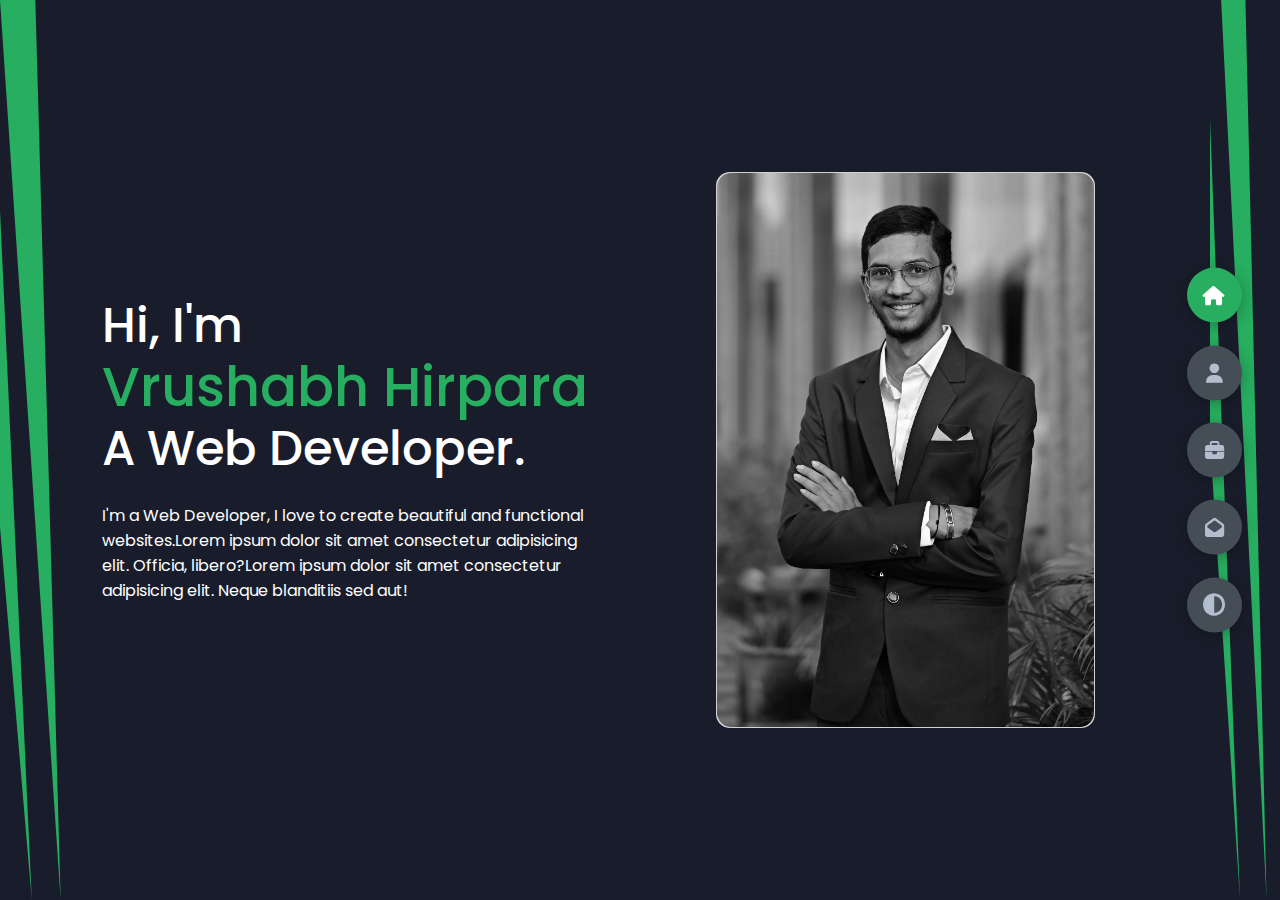
<file: index.html>
<!DOCTYPE html>
<html lang="en">

<head>
  <meta charset="UTF-8">
  <meta name="viewport" content="width=device-width, initial-scale=1.0">
  <title>My Porfolio</title>
  <link rel="stylesheet" href="css/fancybox.css" type="text/css">
  <link rel="stylesheet" href="css/all.min.css" type="text/css">
  <link rel="stylesheet" href="rimix/remixicon.css" type="text/css">
  <link rel="stylesheet" href="Web Fonts/style.css" type="text/css">
  <link rel="stylesheet" href="fonts/stylesheet.css" type="text/css">
  <link rel="stylesheet" href="css/loder.css" type="text/css">
  <link rel="stylesheet" href="css/bootstrap.min.css">
  <link rel="stylesheet" href="css/style.css" type="text/css">
  <link rel="stylesheet" href="css/min.css" type="text/css">
</head>

<body class="main-content">

  <div class="head-shape">
    <div class="h-shape"></div>
    <div class="h-shape1"></div>
    <div class="h-shape2"></div>
    <div class="h-shape3"></div>
  </div>

  <header class="container header active" id="home">
    <div class="header-content">
      <div class="row d-flex align-items-center">
        <div class="col-lg-6">
          <div class="left-header">
            <h1 class="name">
              Hi, I'm <br><span>Vrushabh Hirpara</span><br>
              A Web Developer.
            </h1>
            <p>
              I'm a Web Developer, I love to create beautiful and functional websites.Lorem ipsum dolor sit amet
              consectetur adipisicing elit. Officia, libero?Lorem ipsum dolor sit amet consectetur adipisicing elit.
              Neque blanditiis sed aut!
            </p>
          </div>
        </div>
        <div class="col-lg-6">
          <div class="right-header">
            <div class="card text-center">
              <img src="images/Vrushabh.JPG">
            </div>
          </div>
        </div>
      </div>
    </div>
  </header>

  <main>

    <section class="container about" id="about">
      <div class="main-title text-center mt-5">
        <h2>About <span>me</span></h2>
      </div>
      <div class="about-container">
        <div class="row">
          <div class="col-lg-6">
            <div class="left-about">
              <h4>Information About me</h4>
              <p>
                Lorem ipsum dolor sit amet consectetur adipisicing elit.
                Eveniet labore nihil obcaecati consequatur. Debitis error doloremque,
                vero eos vel nemo eius voluptatem dicta tenetur modi. <br /> <br /> La musica
                delectus dolore fugiat exercitationem a,
                ipsum quidem quo enim natus accusamus labore dolores nam. Unde.
                Lorem ipsum dolor sit amet consectetur, adipisicing elit.
                Harum non necessitatibus deleniti eum soluta.<br /> <br />
                Lorem ipsum dolor, sit amet consectetur adipisicing elit. Voluptates autem amet unde enim recusandae
                corporis ducimus assumenda nihil?
              </p>
            </div>
          </div>
          <div class="col-lg-6">
            <div class="right-about">
              <div class="row">
                <div class="col-lg-4">
                  <div class="about-item my-3 mx-1">
                    <div class="abt-text">
                      <img src="images/L1.png" alt="" width="100%">
                    </div>
                  </div>
                </div>
                <div class="col-lg-4">
                  <div class="about-item my-3 mx-1">
                    <div class="abt-text">
                      <img src="images/L2.png" alt="" width="100%">
                    </div>
                  </div>
                </div>
                <div class="col-lg-4">
                  <div class="about-item my-3 mx-1">
                    <div class="abt-text">
                      <img src="images/L3.png" alt="" width="100%">
                    </div>
                  </div>
                </div>
                <div class="col-lg-4">
                  <div class="about-item my-3 mx-1">
                    <div class="abt-text" style="padding: 35% 0;">
                      <img src="images/L4.png" alt="" width="100%">
                    </div>
                  </div>
                </div>
                <div class="col-lg-4">
                  <div class="about-item my-3 mx-1">
                    <div class="abt-text">
                      <img src="images/L5.png" alt="" width="100%">
                    </div>
                  </div>
                </div>
                <div class="col-lg-4">
                  <div class="about-item my-3 mx-1">
                    <div class="abt-text" >
                      <img src="images/javascript-logo-8892AEFCAC-seeklogo.com.png" alt="" width="100%">
                    </div>
                  </div>
                </div>
              </div>
            </div>
          </div>
        </div>
      </div>
    </section>

    <section class="container" id="portfolio">
      <div class="main-title text-center mt-5">
        <h2>My <span>Portfolio</span></h2>
      </div>
      <p class="port-text text-center">
        Here is some of my work that I've done in various programming languages.
      </p>
      <div class="portfolios row mb-5">
        <div class="col-md-6 col-xl-4">
          <div class="portfolio-item my-3">
            <div class="image">
              <img src="images/port1.png" alt="">
            </div>
            <div class="hover-items">
              <h3>Project Source</h3>
              <div class="icons">
                <a href="images/port1.png" class="icon btn" data-fancybox="gallery">
                  <span class="lnr lnr-eye"></span>
                </a>
                <a href="my project/port1/FORM.HTML" target="_blank" class="icon">
                  <span class="lnr lnr-link"></span>
                </a>
              </div>
            </div>
          </div>
        </div>
        <div class="col-md-6 col-xl-4">
          <div class="portfolio-item my-3">
            <div class="image">
              <img src="images/port2.png" alt="">
            </div>
            <div class="hover-items">
              <h3>Project Source</h3>
              <div class="icons">
                <a href="images/port2.png" class="icon" data-fancybox="gallery">
                  <span class="lnr lnr-eye"></span>
                </a>
                <a href="my project/port2/index.html" class="icon" target="_blank">
                  <span class="lnr lnr-link"></span>
                </a>
              </div>
            </div>
          </div>
        </div>
        <div class="col-md-6 col-xl-4">
          <div class="portfolio-item my-3">
            <div class="image">
              <img src="images/port3.webp" alt="">
            </div>
            <div class="hover-items">
              <h3>Project Source</h3>
              <div class="icons">
                <a href="images/port3.webp" class="icon" data-fancybox="gallery">
                  <span class="lnr lnr-eye"></span>
                </a>
                <a href="my project/port3/index.html" class="icon" target="_blank">
                  <span class="lnr lnr-link"></span>
                </a>
              </div>
            </div>
          </div>
        </div>
        <div class="col-md-6 col-xl-4">
          <div class="portfolio-item my-3">
            <div class="image">
              <img src="images/port4.webp" alt="">
            </div>
            <div class="hover-items">
              <h3>Project Source</h3>
              <div class="icons">
                <a href="images/port4.webp" class="icon" data-fancybox="gallery">
                  <span class="lnr lnr-eye"></span>
                </a>
                <a href="my project/port4/index.html" class="icon" target="_blank">
                  <span class="lnr lnr-link"></span>
                </a>
              </div>
            </div>
          </div>
        </div>
        <div class="col-md-6 col-xl-4">
          <div class="portfolio-item my-3">
            <div class="image">
              <img src="images/port5.webp" alt="">
            </div>
            <div class="hover-items">
              <h3>Project Source</h3>
              <div class="icons">
                <a href="images/port5.webp" class="icon" data-fancybox="gallery">
                  <span class="lnr lnr-eye"></span>
                </a>
                <a target="_blank" href="my project/port5/index.html" class="icon">
                  <span class="lnr lnr-link"></span>
                </a>
              </div>
            </div>
          </div>
        </div>
        <div class="col-md-6 col-xl-4">
          <div class="portfolio-item my-3">
            <div class="image">
              <img src="images/port6.png" alt="">
            </div>
            <div class="hover-items">
              <h3>Project Source</h3>
              <div class="icons">
                <a href="images/port6.png" class="icon" data-fancybox="gallery">
                  <span class="lnr lnr-eye"></span>
                </a>
                <a target="_blank" href="my project/port6/Restaurant booking/index.html" class="icon">
                  <span class="lnr lnr-link"></span>
                </a>
              </div>
            </div>
          </div>
        </div>
      </div>
    </section>

    <!-- <section class="container" id="blogs"></section> -->

    <section class="container contact" id="contact">
      <div class="contact-container mt-5">
        <div class="main-title text-center">
          <h2>Contact <span>Me</span></h2>
        </div>

        <div class="contact-content">
          <div class="mb-4">
            <p>Lorem ipsum dolor sit amet consectetur adipisicing elit. In, laborum numquam?
              Quam excepturi perspiciatis quas quasi.</p>
          </div>
          <div class="row">
            <div class="col-lg-6">
              <div class="right-contact">

                <form onsubmit="sendEmail(); reset(); return false;" class="contact-form me-5">
                  <div class="input-control">
                    <input type="text" id="name" required placeholder="YOUR NAME">
                  </div>
                  <div class="input-control">
                    <input type="email" id="e-add" required placeholder="YOUR EMAIL">
                  </div>
                  <div class="input-control">
                    <input type="text" id="subject" required placeholder="ENTER SUBJECT">
                  </div>
                  <div class="input-control">
                    <textarea name="" id="message" cols="10" rows="5" placeholder="Message Here..."></textarea>
                  </div>
                  <div class="submit-btn mb-4">
                    <button type="submit" class="main-btn">
                      <span class="btn-text">submit</span>
                      <span class="btn-icon"><i class="fas fa-download"></i></span>
                    </button>
                  </div>
                </form>

              </div>
            </div>
            <div class="col-lg-6">
              <div class="left-contact">
                <div class="contact-info mt-3">
                  <div class="contact-item d-flex justify-content-between align-items-center">
                    <div class="icon d-flex align-items-center">
                      <i class="fas fa-map-marker-alt mx-3"></i>
                      <span>Location</span>
                    </div>
                    <p>
                      : Surat , India
                    </p>
                  </div>
                  <div class="contact-item d-flex justify-content-between align-items-center">
                    <div class="icon d-flex align-items-center">
                      <i class="fas fa-envelope mx-3"></i>
                      <span>Email</span>
                    </div>
                    <p>
                      <span>: in.vrushabh@gmail.com</span>
                    </p>
                  </div>

                  <div class="contact-item d-flex justify-content-between align-items-center">
                    <div class="icon d-flex align-items-center">
                      <i class="fas fa-user-graduate mx-3"></i>
                      <span>Mobile Number</span>
                    </div>
                    <p>
                      <span>: 7863044182</span>
                    </p>
                  </div>

                  <div class="contact-item d-flex justify-content-between align-items-center">
                    <div class="icon d-flex align-items-center">
                      <span class="mt-5 py-3">Lorem ipsum dolor sit amet consectetur adipisicing elit. Nulla voluptate,
                        illo sed eligendi quo itaque vero natus consectetur, fugiat corporis molestiae unde facilis?
                        Maiores exercitationem, vel laborum ea magnam, impedit vitae ad reiciendis, optio esse earum!
                        Mollitia debitis et rerum nemo ratione, maxime a accusantium numquam similique iure est incidunt
                        velit nobis cum blanditiis, voluptatum illo. Molestiae, cupiditate. Corrupti, veniam!</span>
                    </div>
                  </div>

                </div>
              </div>
            </div>
          </div>
        </div>
      </div>
    </section>
  </main>

  <div class="controls">
    <div class="control active-btn" data-id="home">
      <i class="fas fa-home"></i>
    </div>
    <div class="control" data-id="about">
      <i class="fas fa-user"></i>
    </div>
    <div class="control" data-id="portfolio">
      <i class="fas fa-briefcase"></i>
    </div>
    <!-- <div class="control" data-id="blogs">
      <i class="far fa-newspaper"></i>
    </div> -->
    <div class="control" data-id="contact">
      <i class="fas fa-envelope-open"></i>
    </div>
    <div class="theme-btn">
      <i class="fas fa-adjust"></i>
    </div>
  </div>
  
  <script src="js/controls.js" type="text/javascript"></script>
  <script src="js/code.jquery.com_jquery-3.7.1.min.js" type="text/javascript"></script>
  <script src="js/bootstrap.bundle.min.js" type="text/javascript"></script>
  <script src="js/fancybox.umd.js"></script>
  <script src="https://smtpjs.com/v3/smtp.js"></script>


  <script>
    Fancybox.bind("[data-fancybox]", {
    });
  </script>
</body>

</html>
</file>
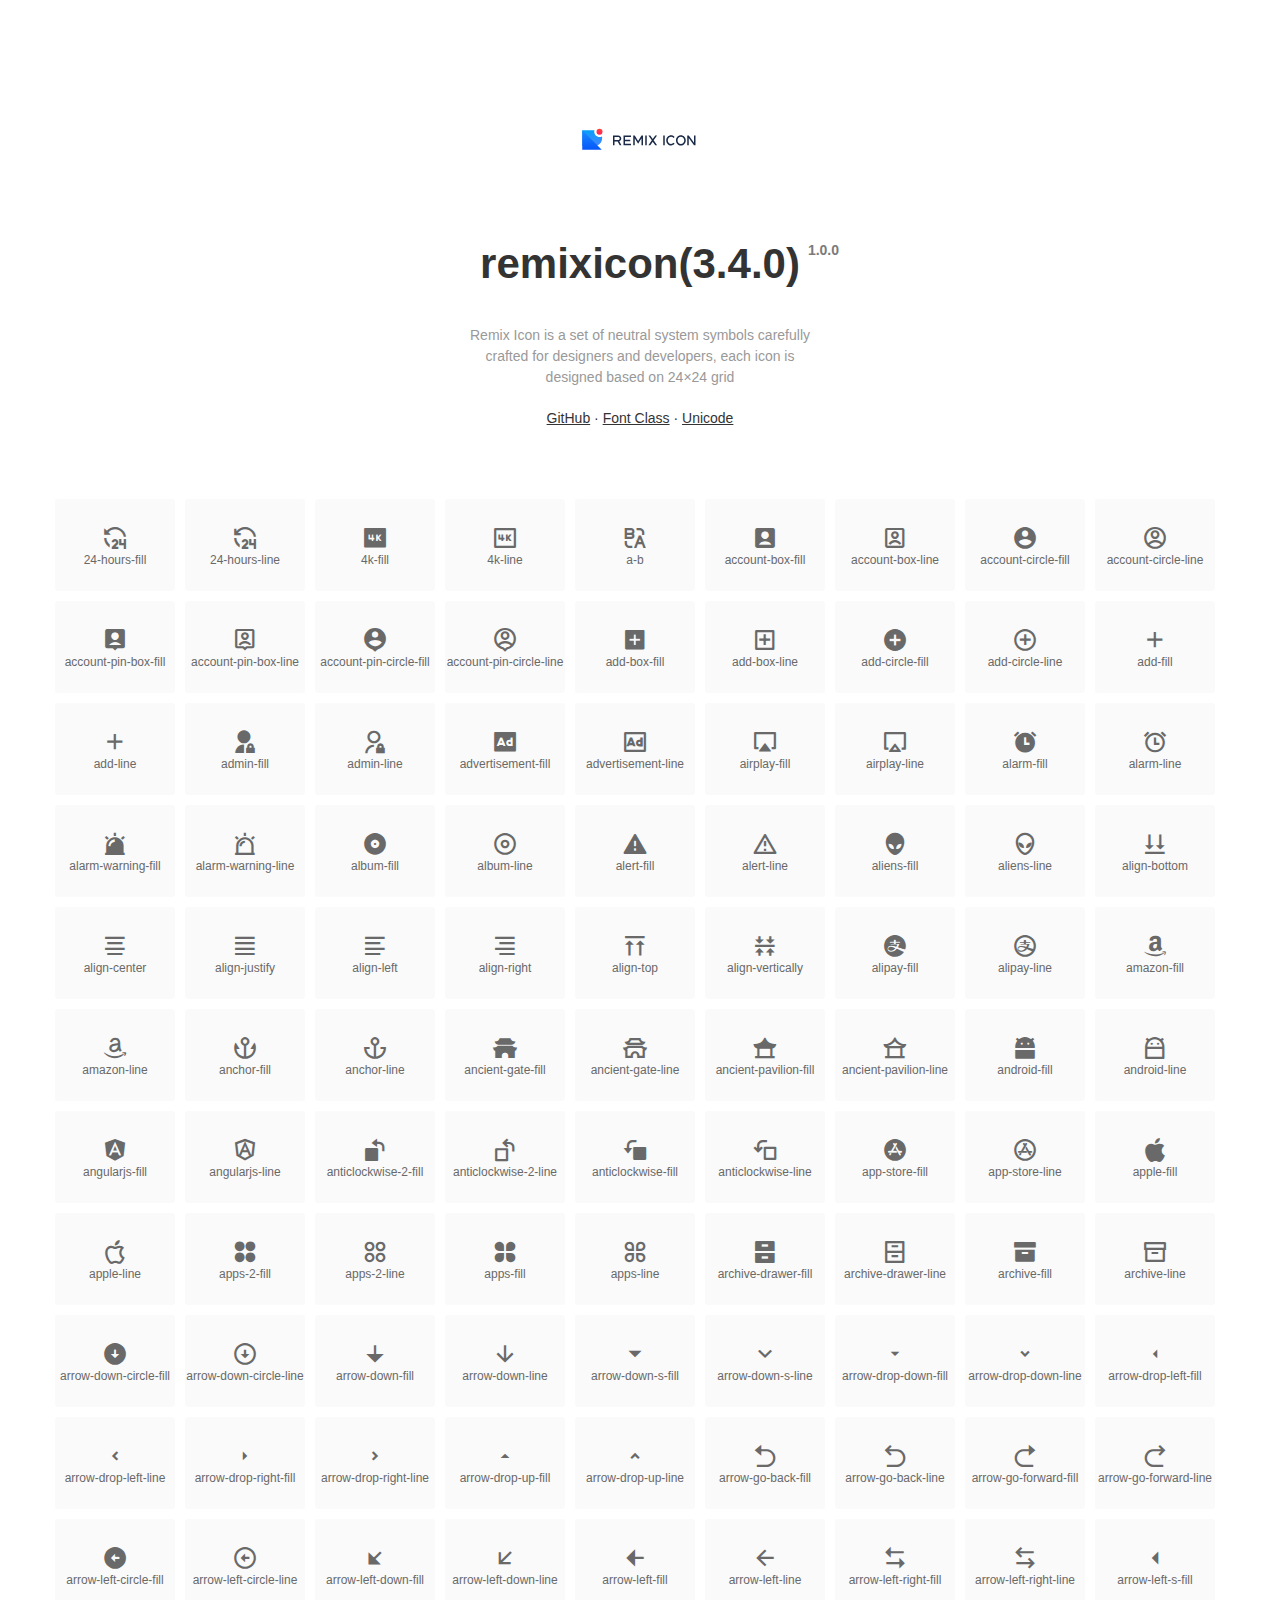
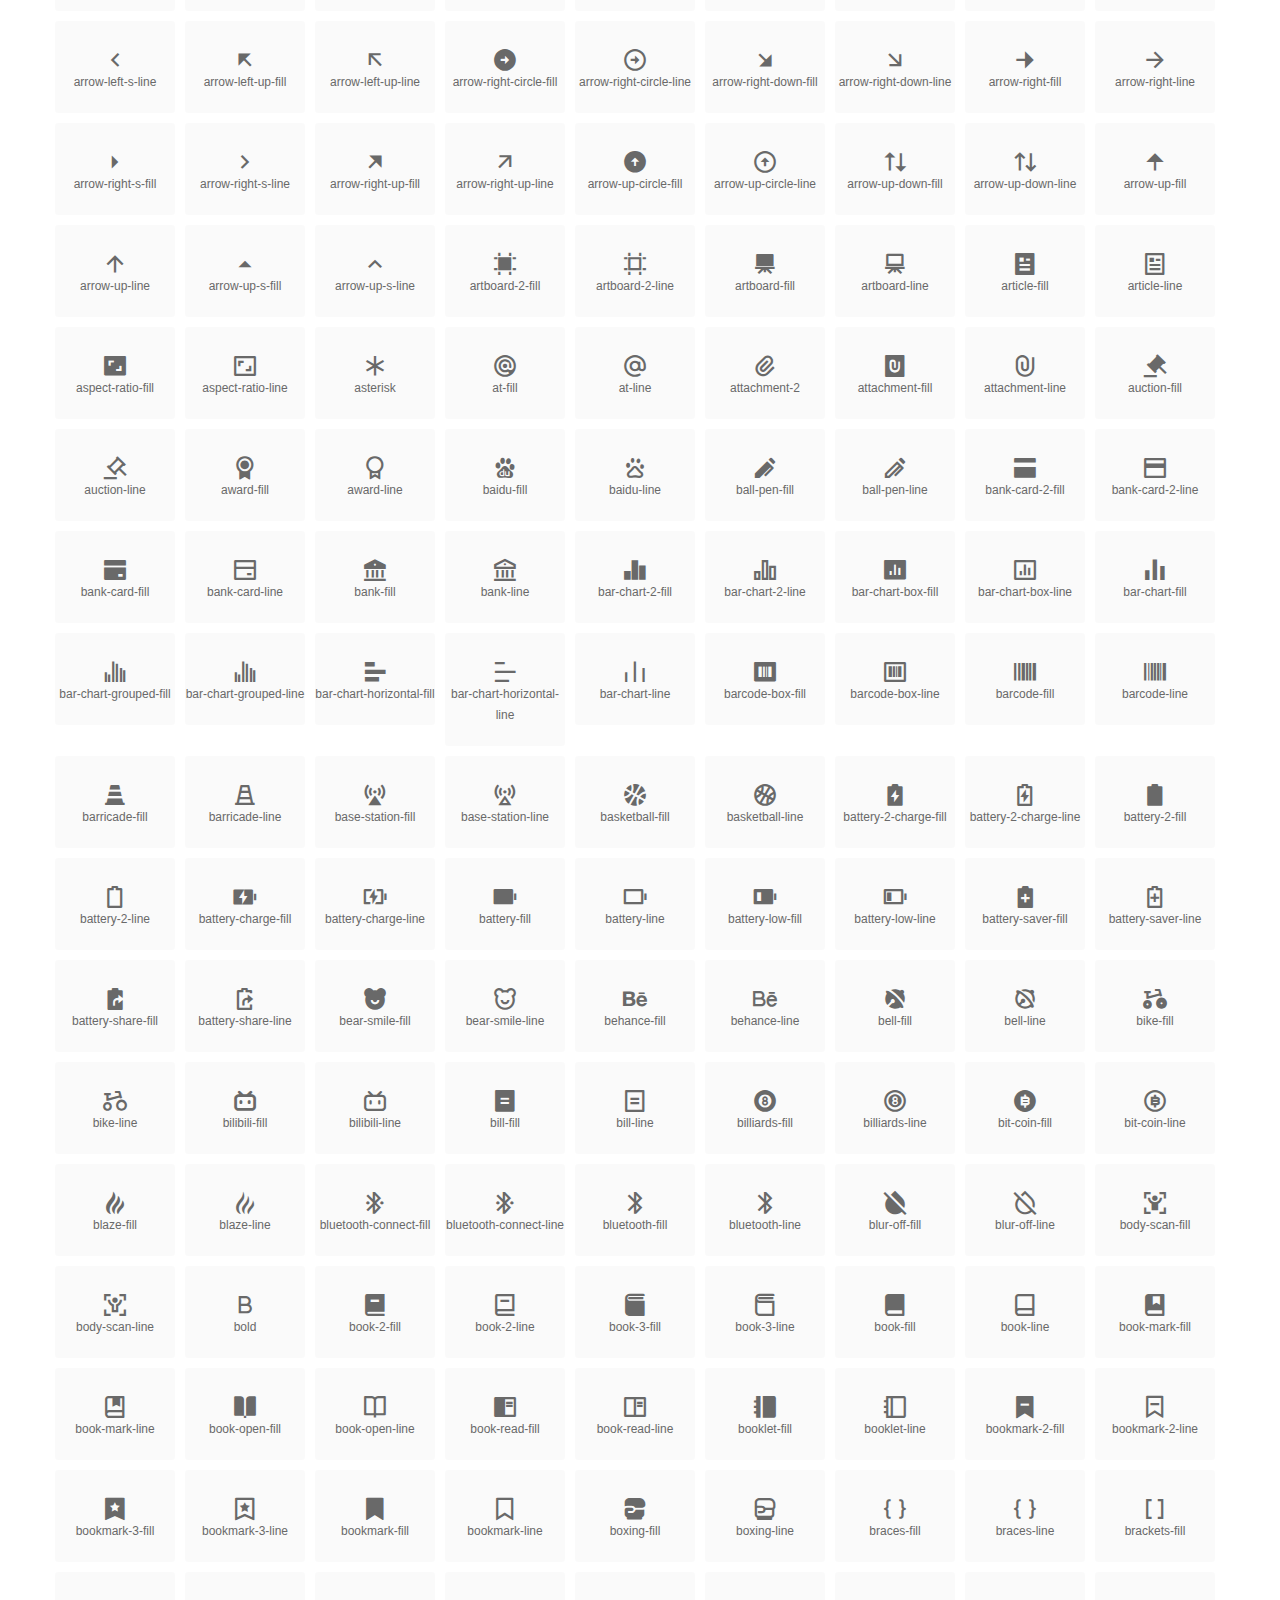
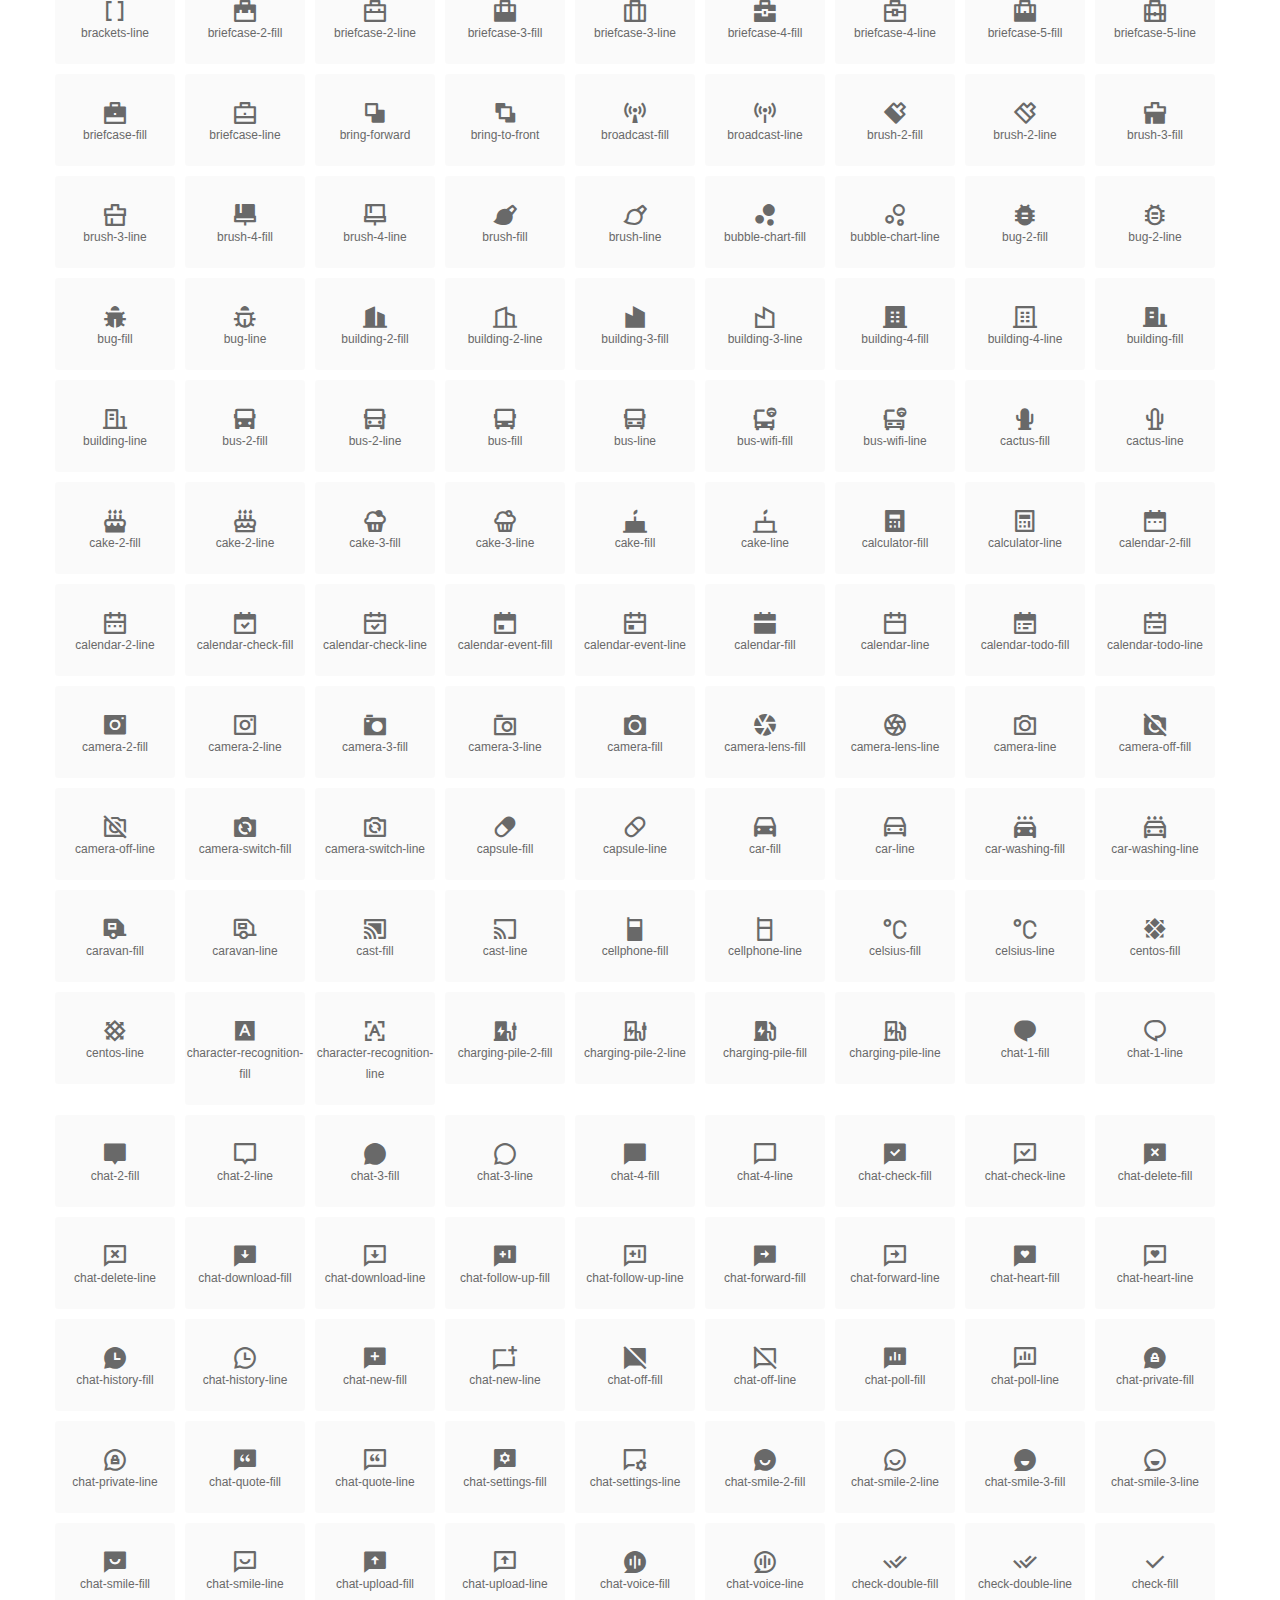
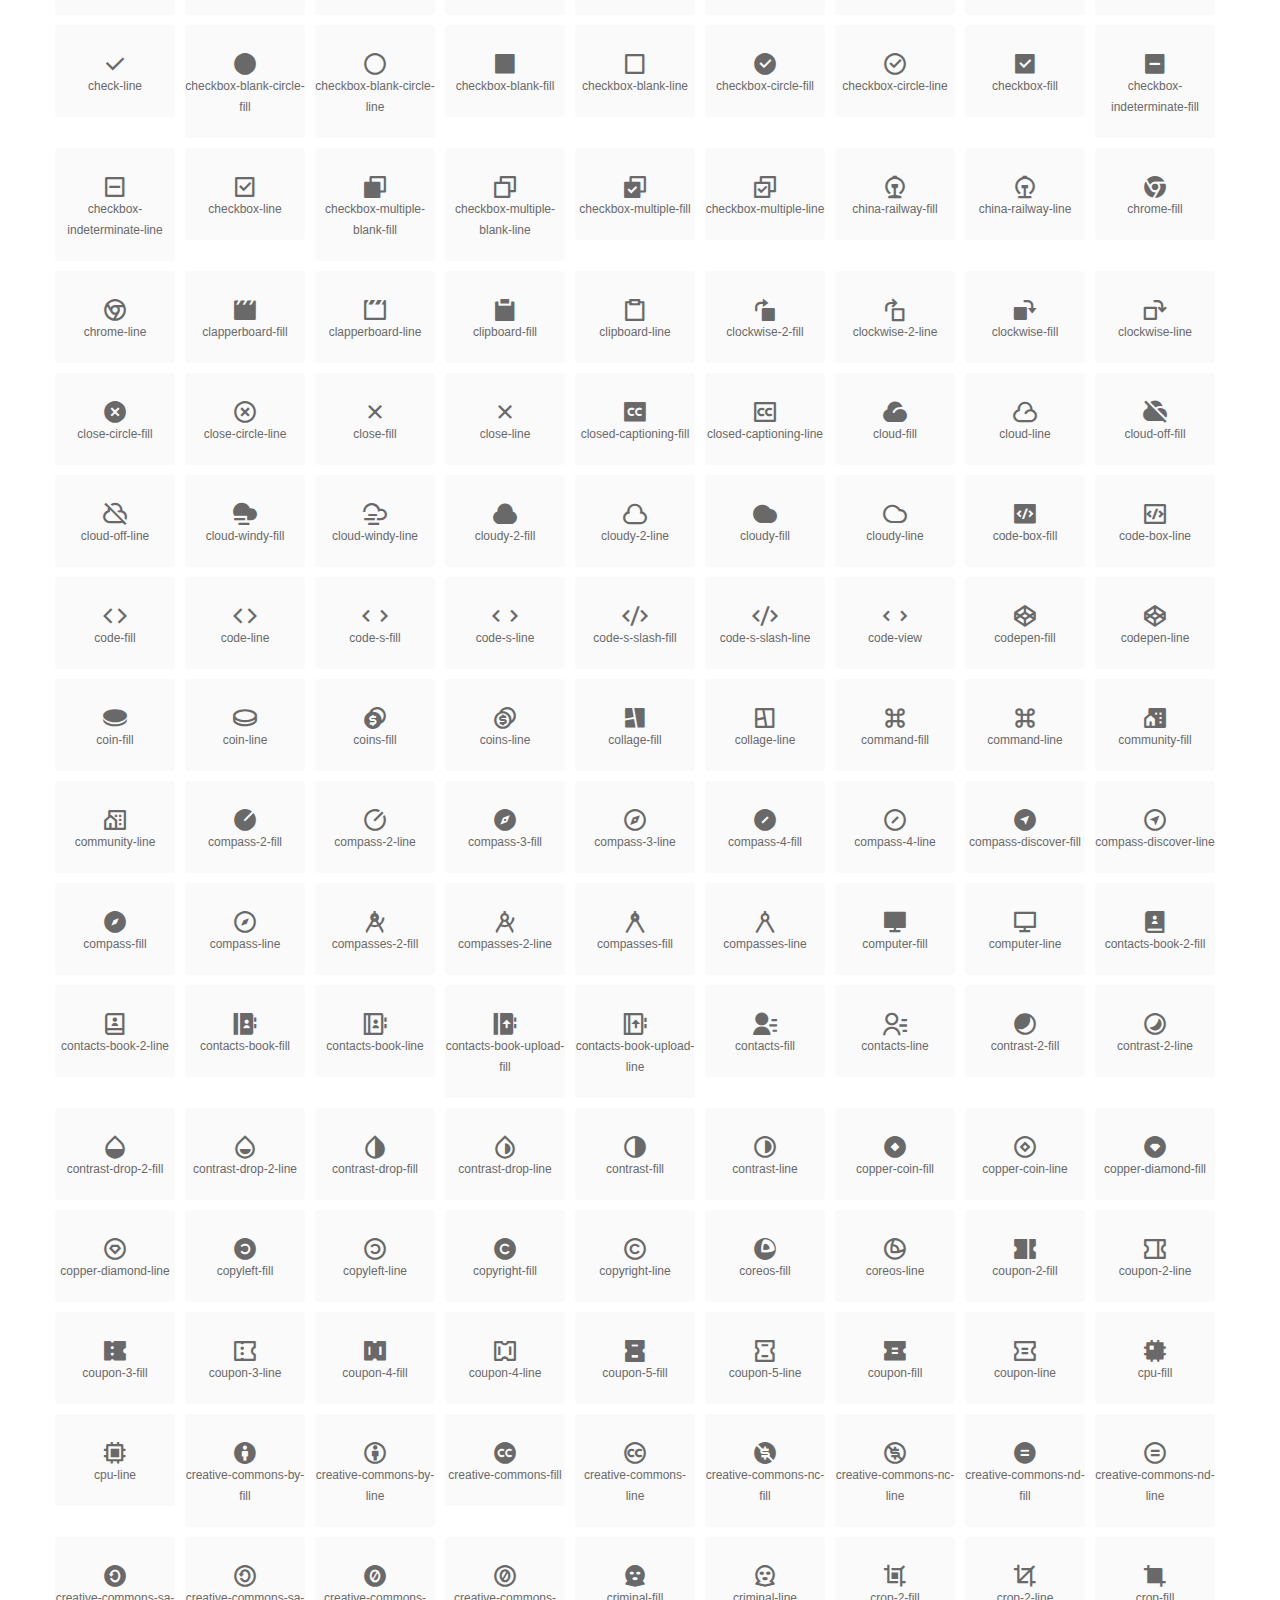
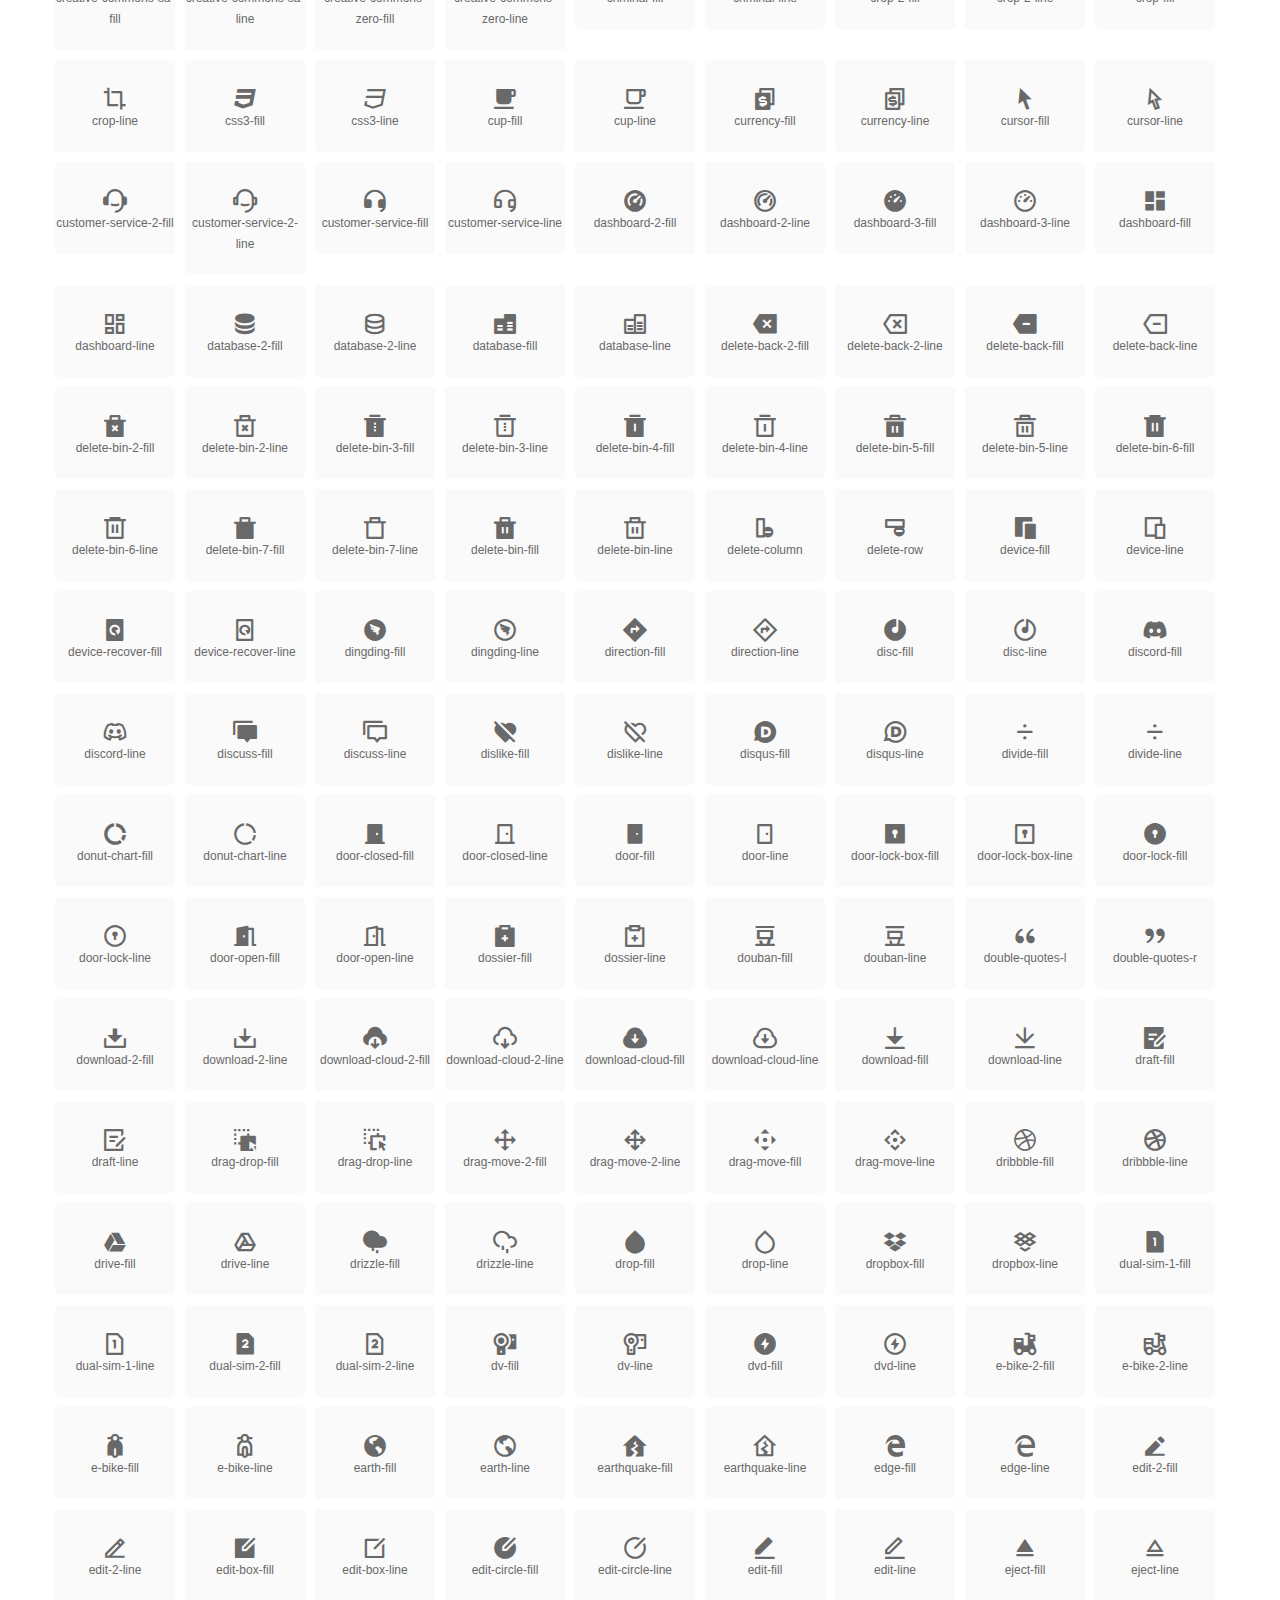
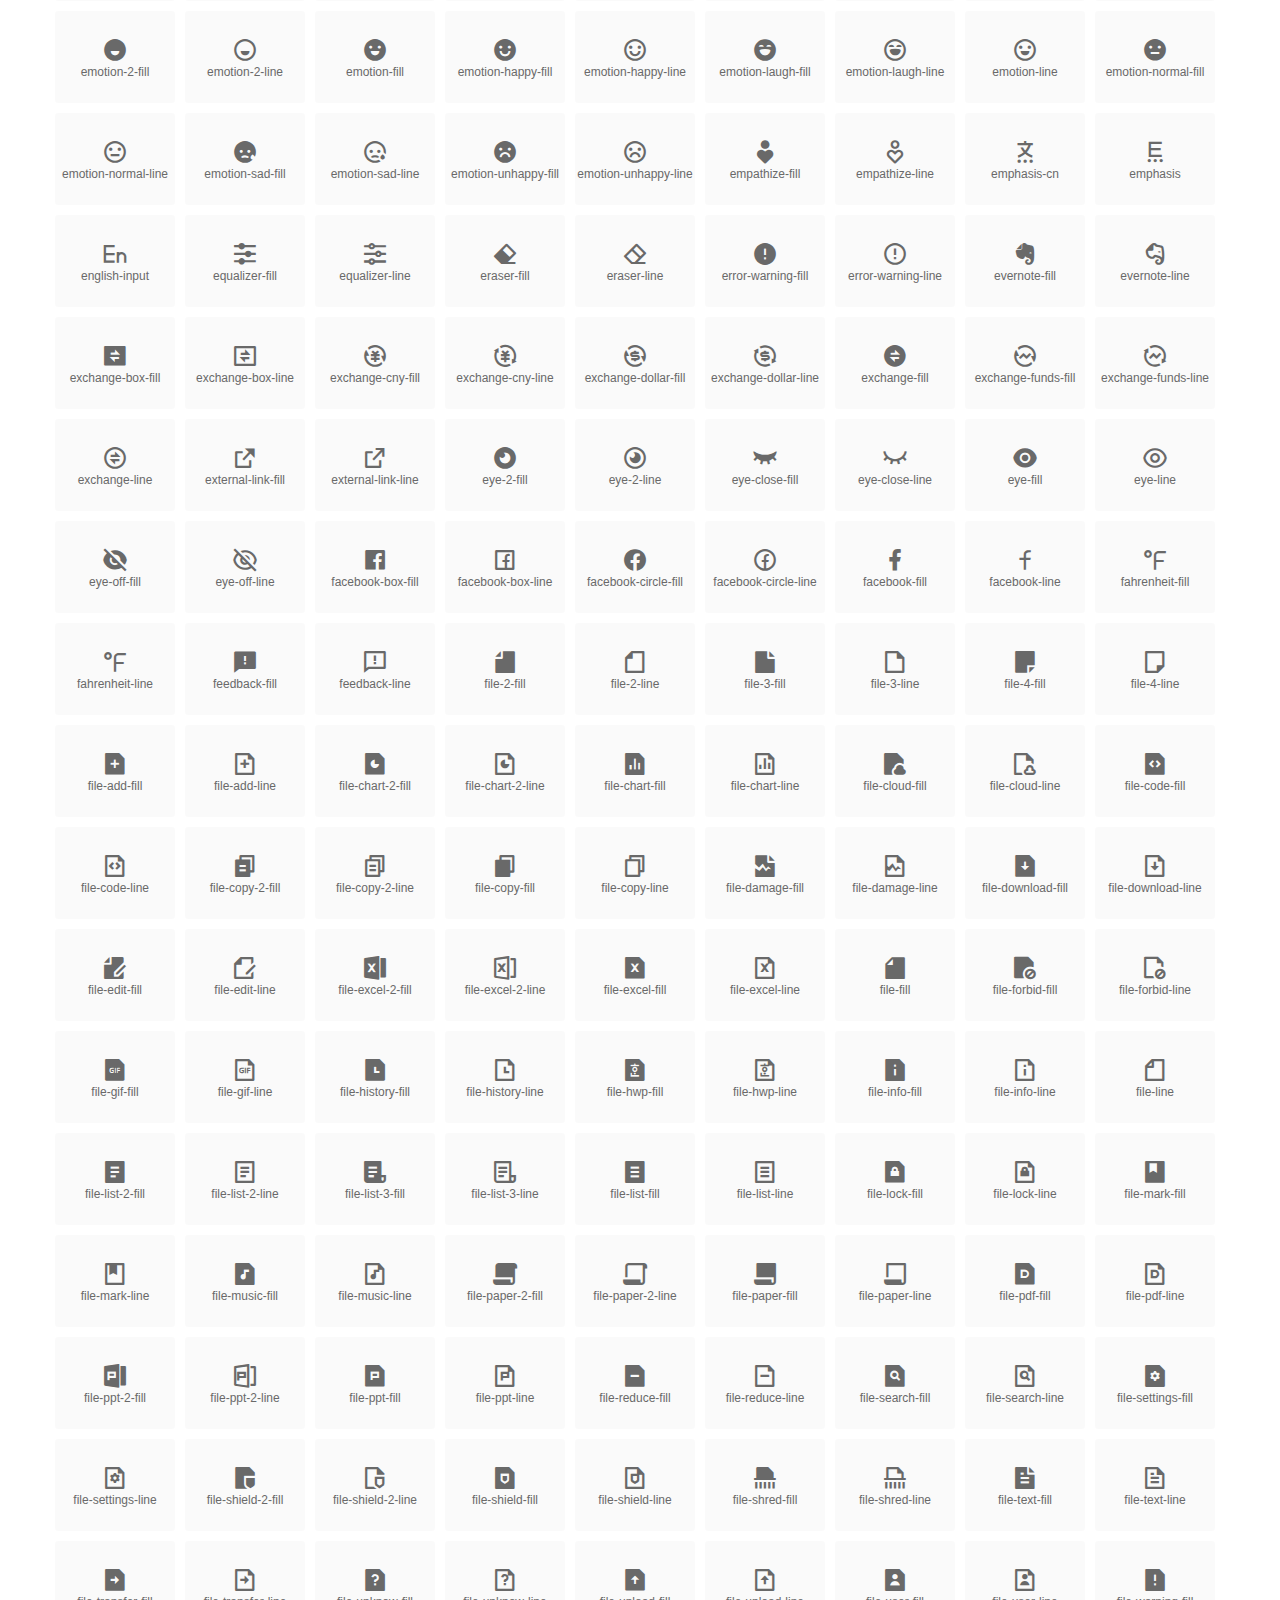
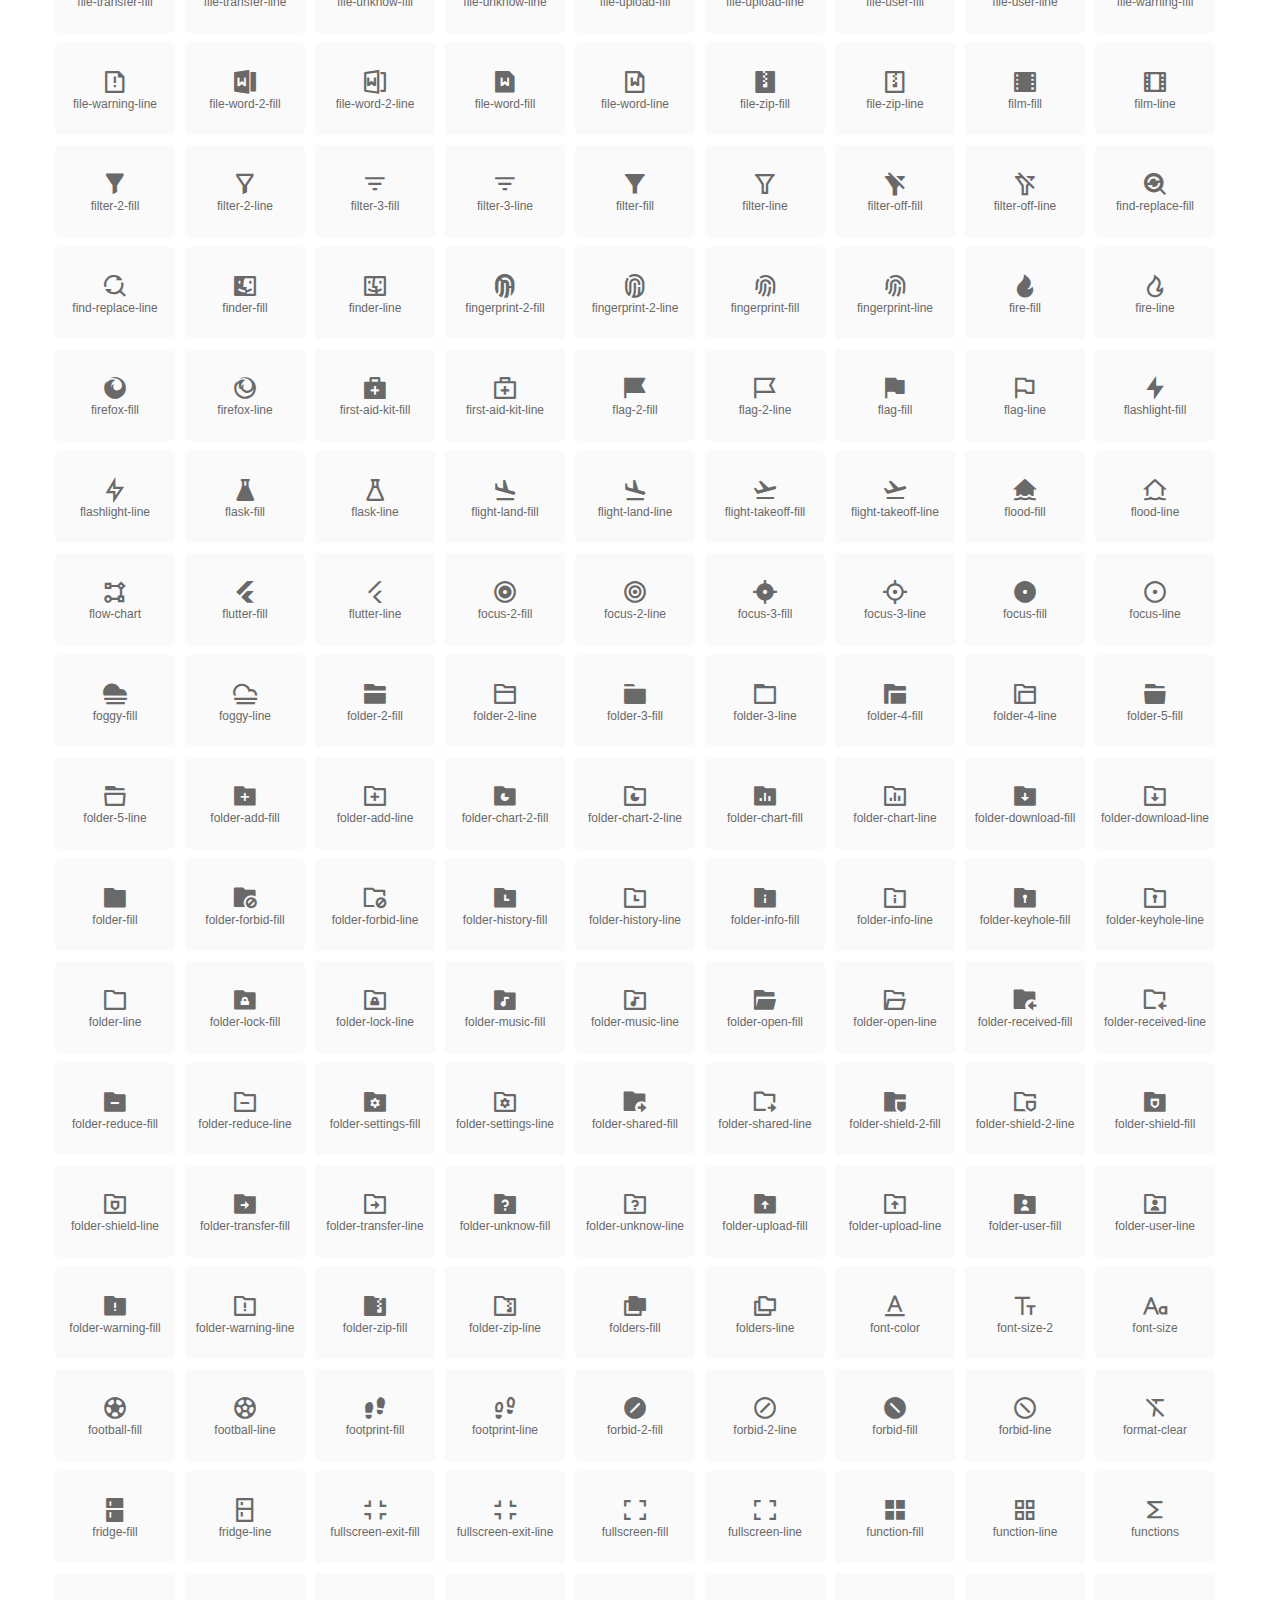
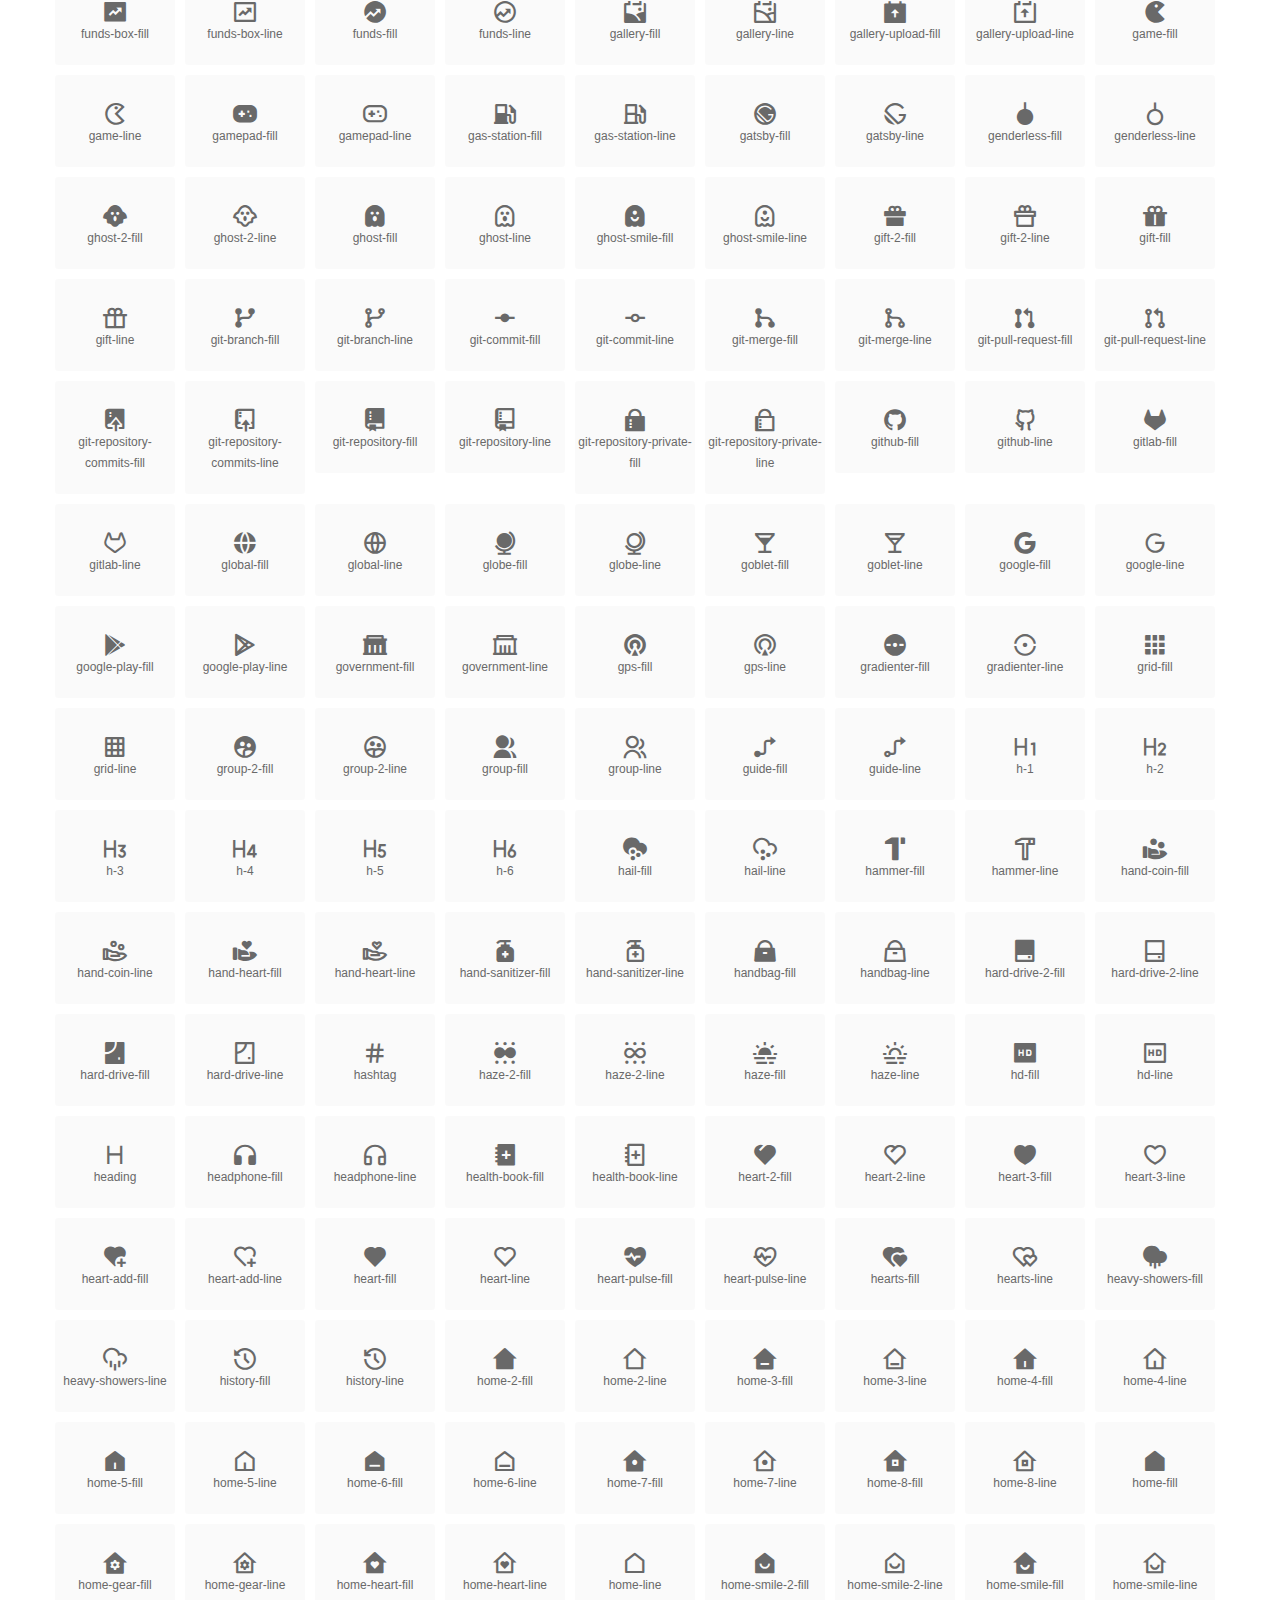
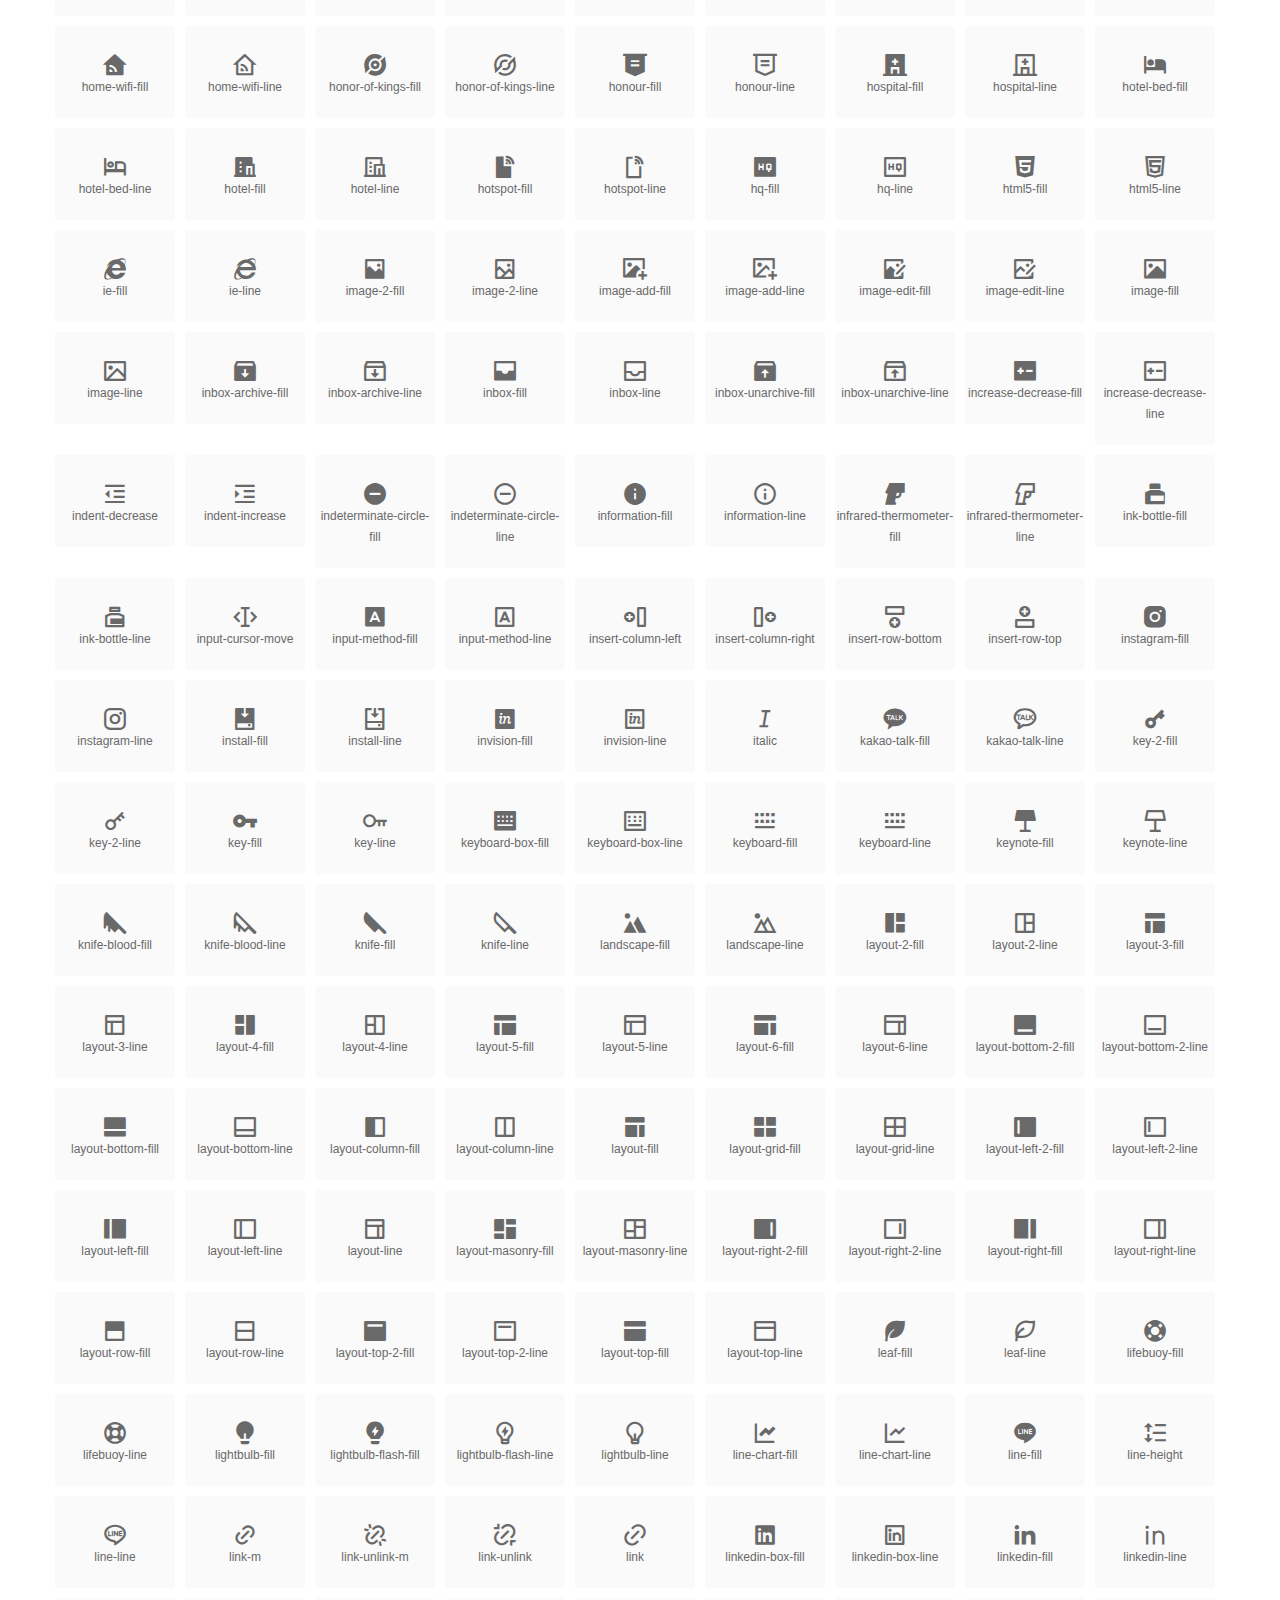
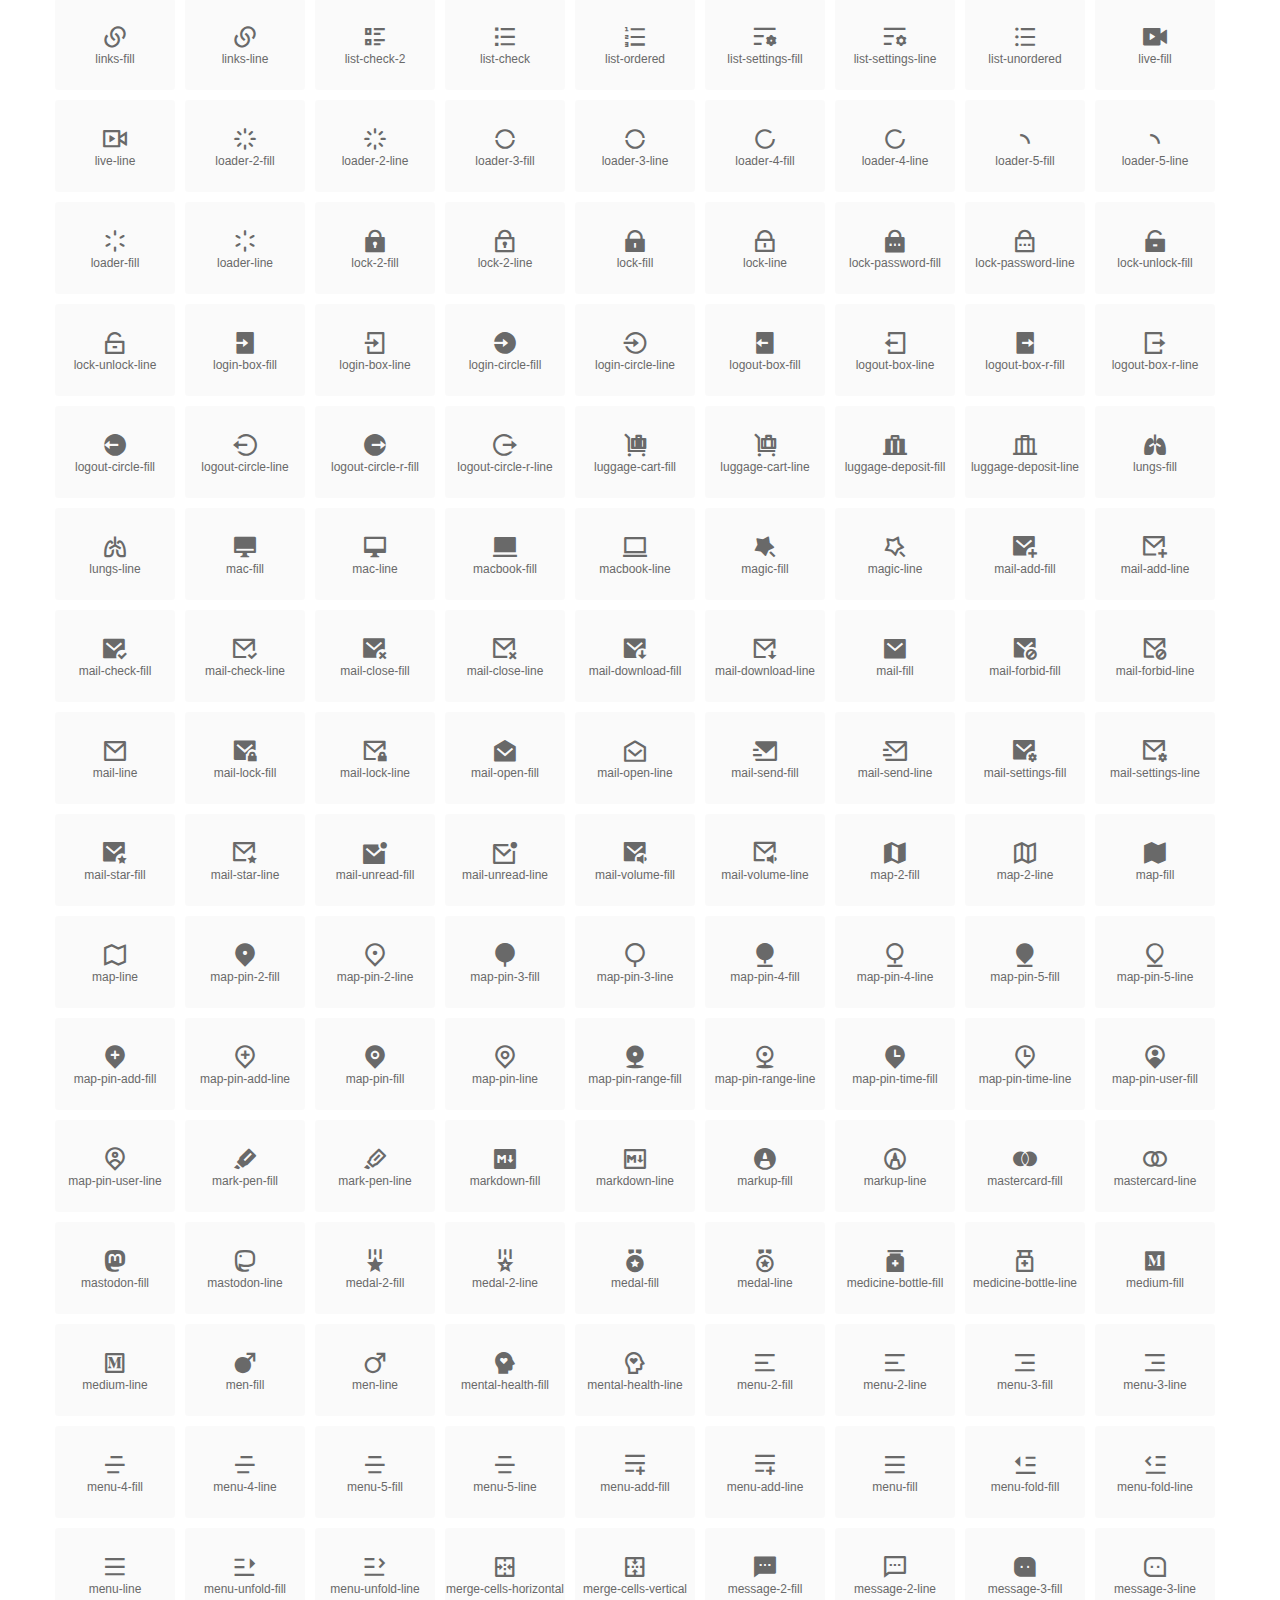
<file: rimix/index.html>
<!DOCTYPE html>
<html lang="en">
<head>
  <meta charset="UTF-8">
  <title>remixicon(3.4.0)</title>
  <meta name="viewport" content="width=device-width,minimum-scale=1.0,maximum-scale=1.0,user-scalable=no">
   
  <meta name="description" content="Remix Icon is a set of neutral system symbols carefully crafted for designers and developers, each icon is designed based on 24×24 grid">
   
  <meta name="keywords" content="remixicon,TTF,EOT,WOFF,WOFF2,SVG">
  
  
  
  <link rel="stylesheet" href="remixicon.css" />
  
  <style>
    *{margin: 0;padding: 0;list-style: none;}
    body { color: #696969; font: 12px/1.5 tahoma, arial, \5b8b\4f53, sans-serif; }
    a { color: #333; text-decoration: underline; }
    a:hover { color: rgb(9, 73, 209); }
    .header { color: #333; text-align: center; padding: 80px 0 60px 0; min-height: 153px; font-size: 14px; }
    .header .logo svg { height: 120px; width: 120px; }
    .header h1 { font-size: 42px; padding: 26px 0 10px 0; }
    .header sup {font-size: 14px; margin: 8px 0 0 8px; position: absolute; color: #7b7b7b; }
    .info {
      color: #999;
      font-weight: normal;
      max-width: 346px;
      margin: 0 auto;
      padding: 20px 0;
      font-size: 14px;
    }

    .icons { max-width: 1190px; margin: 0 auto; }
    .icons ul { text-align: center; }
    .icons ul li {
      vertical-align: top;
      width: 120px;
      display: inline-block;
      text-align: center;
      background-color: rgba(0,0,0,.02);
      border-radius: 3px;
      padding: 29px 0 10px 0;
      margin-right: 10px;
      margin-top: 10px;
      transition: all 0.6s ease;
    }
    .icons ul li:hover { background-color: rgba(0,0,0,.06); }
    .icons ul li:hover span { color: #3c75e4; opacity: 1; }
    .icons ul li .unicode { color: #8c8c8c; opacity: 0.3; }
    .icons ul li h4 {
      font-weight: normal;
      padding: 10px 0 5px 0;
      display: block;
      color: #8c8c8c;
      font-size: 14px;
      line-height: 12px;
      opacity: 0.8;
    }
    .icons ul li:hover h4 { opacity: 1; }
    .icons ul li svg { width: 24px; height: 24px; }
    .icons ul li:hover { color: #3c75e4; }
    .footer { text-align: center; padding: 10px 0 90px 0; }
    .footer a { text-align: center; padding: 10px 0 90px 0; color: #696969;}
    .footer a:hover { color: #0949d1; }
    .links { text-align: center; padding: 50px 0 0 0; font-size: 14px; }
    
    .icons ul li.class-icon { font-size: 21px; line-height: 21px; padding-bottom: 20px; }
    .icons ul li.class-icon p{ font-size: 12px; }
    .icons ul li.class-icon [class^="ri-"]{ font-size: 26px; }
    
    
    
  </style>
  
</head>

<body>
  
  <div class="header">
    
    <div class="logo">
      <a href="./"><svg width="160" height="32" viewBox="0 0 160 32" fill="none" xmlns="http://www.w3.org/2000/svg">
<path d="M121.5 9.80005C123.33 9.80005 124.984 10.5797 126.165 11.8344L124.75 13.2496C123.929 12.3549 122.773 11.8 121.5 11.8C119.029 11.8 117 13.891 117 16.5C117 19.1091 119.029 21.2 121.5 21.2C122.773 21.2 123.929 20.6452 124.75 19.7505L126.165 21.1657C124.984 22.4204 123.33 23.2 121.5 23.2C117.91 23.2 115 20.2004 115 16.5C115 12.7997 117.91 9.80005 121.5 9.80005Z" fill="#1A2947"/>
<path d="M113 10V23H111V10H113Z" fill="#1A2947"/>
<path d="M154 23V9.99988H152L152 19.6019L144.997 9.99988L143 10.0039V23H145L145 13.3969L152 23H154Z" fill="#1A2947"/>
<path d="M68 10V12H60V15.5H67V17.5H60V21H68V23H58V10H68Z" fill="#1A2947"/>
<path d="M82 10L77.4999 17.201L73 10H71V23H73V13.775L77.4999 20.975L82 13.773V23H84V10H82Z" fill="#1A2947"/>
<path d="M89 10V23H87V10H89Z" fill="#1A2947"/>
<path d="M96.9999 14.7565L93.6689 9.99951H91.2279L95.7789 16.4995L91.2289 22.9995H93.6689L96.9999 18.2435L100.33 22.9995H102.772L98.2209 16.4995L102.773 9.99951H100.33L96.9999 14.7565Z" fill="#1A2947"/>
<path fill-rule="evenodd" clip-rule="evenodd" d="M141 16.5C141 12.7997 138.09 9.80005 134.5 9.80005C130.91 9.80005 128 12.7997 128 16.5C128 20.2004 130.91 23.2 134.5 23.2C138.09 23.2 141 20.2004 141 16.5ZM130 16.5C130 13.891 132.029 11.8 134.5 11.8C136.971 11.8 139 13.891 139 16.5C139 19.1091 136.971 21.2 134.5 21.2C132.029 21.2 130 19.1091 130 16.5Z" fill="#1A2947"/>
<path fill-rule="evenodd" clip-rule="evenodd" d="M51 10C53.2091 10 55 11.7909 55 14C55 15.7175 53.9176 17.1821 52.3977 17.749L55.1901 22.999H52.9251L50.267 18H46V23H44V10H51ZM46 11.999V15.999L51 16C52.1046 16 53 15.1046 53 14C53 12.8955 52.1 12 51 12L46 11.999Z" fill="#1A2947"/>
<path fill-rule="evenodd" clip-rule="evenodd" d="M19.2887 3.00389C19.1928 3.0013 19.0965 3 19 3H3V24H19C24.799 24 29.5 19.299 29.5 13.5C29.5 12.7108 29.4129 11.942 29.2479 11.2025C28.2772 11.7119 27.1722 12 26 12C22.134 12 19 8.86599 19 5C19 4.30645 19.1009 3.63646 19.2887 3.00389Z" fill="url(#paint0_linear_960_1054)"/>
<g filter="url(#filter0_b_960_1054)">
<path fill-rule="evenodd" clip-rule="evenodd" d="M3 3L29 29H3V3Z" fill="url(#paint1_linear_960_1054)"/>
</g>
<circle cx="26" cy="5" r="4" fill="url(#paint2_linear_960_1054)"/>
<defs>
<filter id="filter0_b_960_1054" x="-2.43656" y="-2.43656" width="36.8731" height="36.8731" filterUnits="userSpaceOnUse" color-interpolation-filters="sRGB">
<feFlood flood-opacity="0" result="BackgroundImageFix"/>
<feGaussianBlur in="BackgroundImage" stdDeviation="2.71828"/>
<feComposite in2="SourceAlpha" operator="in" result="effect1_backgroundBlur_960_1054"/>
<feBlend mode="normal" in="SourceGraphic" in2="effect1_backgroundBlur_960_1054" result="shape"/>
</filter>
<linearGradient id="paint0_linear_960_1054" x1="3" y1="3" x2="3" y2="24" gradientUnits="userSpaceOnUse">
<stop stop-color="#05A0FA"/>
<stop offset="1" stop-color="#4785FF"/>
</linearGradient>
<linearGradient id="paint1_linear_960_1054" x1="3" y1="3" x2="3" y2="29" gradientUnits="userSpaceOnUse">
<stop stop-color="#1A8CFF"/>
<stop offset="1" stop-color="#0557FA"/>
</linearGradient>
<linearGradient id="paint2_linear_960_1054" x1="22" y1="1" x2="22" y2="9" gradientUnits="userSpaceOnUse">
<stop stop-color="#FF463A"/>
<stop offset="1" stop-color="#FF1F5A"/>
</linearGradient>
</defs>
</svg>
</a>
    </div>
    
    <h1>remixicon(3.4.0)<sup>1.0.0</sup></h1>
    <div class="info">
      Remix Icon is a set of neutral system symbols carefully crafted for designers and developers, each icon is designed based on 24×24 grid
    </div>
    <p>
      
      <a href="https://github.com/Remix-Design/remixicon.git">GitHub</a> · 
      
      <a href="index.html">Font Class</a> · 
      
      <a href="unicode.html">Unicode</a>
      
    </p>
  </div>
  <div class="icons">
    <ul>
      <li class="class-icon"><i class="ri-24-hours-fill"></i><p class="name">24-hours-fill</p></li><li class="class-icon"><i class="ri-24-hours-line"></i><p class="name">24-hours-line</p></li><li class="class-icon"><i class="ri-4k-fill"></i><p class="name">4k-fill</p></li><li class="class-icon"><i class="ri-4k-line"></i><p class="name">4k-line</p></li><li class="class-icon"><i class="ri-a-b"></i><p class="name">a-b</p></li><li class="class-icon"><i class="ri-account-box-fill"></i><p class="name">account-box-fill</p></li><li class="class-icon"><i class="ri-account-box-line"></i><p class="name">account-box-line</p></li><li class="class-icon"><i class="ri-account-circle-fill"></i><p class="name">account-circle-fill</p></li><li class="class-icon"><i class="ri-account-circle-line"></i><p class="name">account-circle-line</p></li><li class="class-icon"><i class="ri-account-pin-box-fill"></i><p class="name">account-pin-box-fill</p></li><li class="class-icon"><i class="ri-account-pin-box-line"></i><p class="name">account-pin-box-line</p></li><li class="class-icon"><i class="ri-account-pin-circle-fill"></i><p class="name">account-pin-circle-fill</p></li><li class="class-icon"><i class="ri-account-pin-circle-line"></i><p class="name">account-pin-circle-line</p></li><li class="class-icon"><i class="ri-add-box-fill"></i><p class="name">add-box-fill</p></li><li class="class-icon"><i class="ri-add-box-line"></i><p class="name">add-box-line</p></li><li class="class-icon"><i class="ri-add-circle-fill"></i><p class="name">add-circle-fill</p></li><li class="class-icon"><i class="ri-add-circle-line"></i><p class="name">add-circle-line</p></li><li class="class-icon"><i class="ri-add-fill"></i><p class="name">add-fill</p></li><li class="class-icon"><i class="ri-add-line"></i><p class="name">add-line</p></li><li class="class-icon"><i class="ri-admin-fill"></i><p class="name">admin-fill</p></li><li class="class-icon"><i class="ri-admin-line"></i><p class="name">admin-line</p></li><li class="class-icon"><i class="ri-advertisement-fill"></i><p class="name">advertisement-fill</p></li><li class="class-icon"><i class="ri-advertisement-line"></i><p class="name">advertisement-line</p></li><li class="class-icon"><i class="ri-airplay-fill"></i><p class="name">airplay-fill</p></li><li class="class-icon"><i class="ri-airplay-line"></i><p class="name">airplay-line</p></li><li class="class-icon"><i class="ri-alarm-fill"></i><p class="name">alarm-fill</p></li><li class="class-icon"><i class="ri-alarm-line"></i><p class="name">alarm-line</p></li><li class="class-icon"><i class="ri-alarm-warning-fill"></i><p class="name">alarm-warning-fill</p></li><li class="class-icon"><i class="ri-alarm-warning-line"></i><p class="name">alarm-warning-line</p></li><li class="class-icon"><i class="ri-album-fill"></i><p class="name">album-fill</p></li><li class="class-icon"><i class="ri-album-line"></i><p class="name">album-line</p></li><li class="class-icon"><i class="ri-alert-fill"></i><p class="name">alert-fill</p></li><li class="class-icon"><i class="ri-alert-line"></i><p class="name">alert-line</p></li><li class="class-icon"><i class="ri-aliens-fill"></i><p class="name">aliens-fill</p></li><li class="class-icon"><i class="ri-aliens-line"></i><p class="name">aliens-line</p></li><li class="class-icon"><i class="ri-align-bottom"></i><p class="name">align-bottom</p></li><li class="class-icon"><i class="ri-align-center"></i><p class="name">align-center</p></li><li class="class-icon"><i class="ri-align-justify"></i><p class="name">align-justify</p></li><li class="class-icon"><i class="ri-align-left"></i><p class="name">align-left</p></li><li class="class-icon"><i class="ri-align-right"></i><p class="name">align-right</p></li><li class="class-icon"><i class="ri-align-top"></i><p class="name">align-top</p></li><li class="class-icon"><i class="ri-align-vertically"></i><p class="name">align-vertically</p></li><li class="class-icon"><i class="ri-alipay-fill"></i><p class="name">alipay-fill</p></li><li class="class-icon"><i class="ri-alipay-line"></i><p class="name">alipay-line</p></li><li class="class-icon"><i class="ri-amazon-fill"></i><p class="name">amazon-fill</p></li><li class="class-icon"><i class="ri-amazon-line"></i><p class="name">amazon-line</p></li><li class="class-icon"><i class="ri-anchor-fill"></i><p class="name">anchor-fill</p></li><li class="class-icon"><i class="ri-anchor-line"></i><p class="name">anchor-line</p></li><li class="class-icon"><i class="ri-ancient-gate-fill"></i><p class="name">ancient-gate-fill</p></li><li class="class-icon"><i class="ri-ancient-gate-line"></i><p class="name">ancient-gate-line</p></li><li class="class-icon"><i class="ri-ancient-pavilion-fill"></i><p class="name">ancient-pavilion-fill</p></li><li class="class-icon"><i class="ri-ancient-pavilion-line"></i><p class="name">ancient-pavilion-line</p></li><li class="class-icon"><i class="ri-android-fill"></i><p class="name">android-fill</p></li><li class="class-icon"><i class="ri-android-line"></i><p class="name">android-line</p></li><li class="class-icon"><i class="ri-angularjs-fill"></i><p class="name">angularjs-fill</p></li><li class="class-icon"><i class="ri-angularjs-line"></i><p class="name">angularjs-line</p></li><li class="class-icon"><i class="ri-anticlockwise-2-fill"></i><p class="name">anticlockwise-2-fill</p></li><li class="class-icon"><i class="ri-anticlockwise-2-line"></i><p class="name">anticlockwise-2-line</p></li><li class="class-icon"><i class="ri-anticlockwise-fill"></i><p class="name">anticlockwise-fill</p></li><li class="class-icon"><i class="ri-anticlockwise-line"></i><p class="name">anticlockwise-line</p></li><li class="class-icon"><i class="ri-app-store-fill"></i><p class="name">app-store-fill</p></li><li class="class-icon"><i class="ri-app-store-line"></i><p class="name">app-store-line</p></li><li class="class-icon"><i class="ri-apple-fill"></i><p class="name">apple-fill</p></li><li class="class-icon"><i class="ri-apple-line"></i><p class="name">apple-line</p></li><li class="class-icon"><i class="ri-apps-2-fill"></i><p class="name">apps-2-fill</p></li><li class="class-icon"><i class="ri-apps-2-line"></i><p class="name">apps-2-line</p></li><li class="class-icon"><i class="ri-apps-fill"></i><p class="name">apps-fill</p></li><li class="class-icon"><i class="ri-apps-line"></i><p class="name">apps-line</p></li><li class="class-icon"><i class="ri-archive-drawer-fill"></i><p class="name">archive-drawer-fill</p></li><li class="class-icon"><i class="ri-archive-drawer-line"></i><p class="name">archive-drawer-line</p></li><li class="class-icon"><i class="ri-archive-fill"></i><p class="name">archive-fill</p></li><li class="class-icon"><i class="ri-archive-line"></i><p class="name">archive-line</p></li><li class="class-icon"><i class="ri-arrow-down-circle-fill"></i><p class="name">arrow-down-circle-fill</p></li><li class="class-icon"><i class="ri-arrow-down-circle-line"></i><p class="name">arrow-down-circle-line</p></li><li class="class-icon"><i class="ri-arrow-down-fill"></i><p class="name">arrow-down-fill</p></li><li class="class-icon"><i class="ri-arrow-down-line"></i><p class="name">arrow-down-line</p></li><li class="class-icon"><i class="ri-arrow-down-s-fill"></i><p class="name">arrow-down-s-fill</p></li><li class="class-icon"><i class="ri-arrow-down-s-line"></i><p class="name">arrow-down-s-line</p></li><li class="class-icon"><i class="ri-arrow-drop-down-fill"></i><p class="name">arrow-drop-down-fill</p></li><li class="class-icon"><i class="ri-arrow-drop-down-line"></i><p class="name">arrow-drop-down-line</p></li><li class="class-icon"><i class="ri-arrow-drop-left-fill"></i><p class="name">arrow-drop-left-fill</p></li><li class="class-icon"><i class="ri-arrow-drop-left-line"></i><p class="name">arrow-drop-left-line</p></li><li class="class-icon"><i class="ri-arrow-drop-right-fill"></i><p class="name">arrow-drop-right-fill</p></li><li class="class-icon"><i class="ri-arrow-drop-right-line"></i><p class="name">arrow-drop-right-line</p></li><li class="class-icon"><i class="ri-arrow-drop-up-fill"></i><p class="name">arrow-drop-up-fill</p></li><li class="class-icon"><i class="ri-arrow-drop-up-line"></i><p class="name">arrow-drop-up-line</p></li><li class="class-icon"><i class="ri-arrow-go-back-fill"></i><p class="name">arrow-go-back-fill</p></li><li class="class-icon"><i class="ri-arrow-go-back-line"></i><p class="name">arrow-go-back-line</p></li><li class="class-icon"><i class="ri-arrow-go-forward-fill"></i><p class="name">arrow-go-forward-fill</p></li><li class="class-icon"><i class="ri-arrow-go-forward-line"></i><p class="name">arrow-go-forward-line</p></li><li class="class-icon"><i class="ri-arrow-left-circle-fill"></i><p class="name">arrow-left-circle-fill</p></li><li class="class-icon"><i class="ri-arrow-left-circle-line"></i><p class="name">arrow-left-circle-line</p></li><li class="class-icon"><i class="ri-arrow-left-down-fill"></i><p class="name">arrow-left-down-fill</p></li><li class="class-icon"><i class="ri-arrow-left-down-line"></i><p class="name">arrow-left-down-line</p></li><li class="class-icon"><i class="ri-arrow-left-fill"></i><p class="name">arrow-left-fill</p></li><li class="class-icon"><i class="ri-arrow-left-line"></i><p class="name">arrow-left-line</p></li><li class="class-icon"><i class="ri-arrow-left-right-fill"></i><p class="name">arrow-left-right-fill</p></li><li class="class-icon"><i class="ri-arrow-left-right-line"></i><p class="name">arrow-left-right-line</p></li><li class="class-icon"><i class="ri-arrow-left-s-fill"></i><p class="name">arrow-left-s-fill</p></li><li class="class-icon"><i class="ri-arrow-left-s-line"></i><p class="name">arrow-left-s-line</p></li><li class="class-icon"><i class="ri-arrow-left-up-fill"></i><p class="name">arrow-left-up-fill</p></li><li class="class-icon"><i class="ri-arrow-left-up-line"></i><p class="name">arrow-left-up-line</p></li><li class="class-icon"><i class="ri-arrow-right-circle-fill"></i><p class="name">arrow-right-circle-fill</p></li><li class="class-icon"><i class="ri-arrow-right-circle-line"></i><p class="name">arrow-right-circle-line</p></li><li class="class-icon"><i class="ri-arrow-right-down-fill"></i><p class="name">arrow-right-down-fill</p></li><li class="class-icon"><i class="ri-arrow-right-down-line"></i><p class="name">arrow-right-down-line</p></li><li class="class-icon"><i class="ri-arrow-right-fill"></i><p class="name">arrow-right-fill</p></li><li class="class-icon"><i class="ri-arrow-right-line"></i><p class="name">arrow-right-line</p></li><li class="class-icon"><i class="ri-arrow-right-s-fill"></i><p class="name">arrow-right-s-fill</p></li><li class="class-icon"><i class="ri-arrow-right-s-line"></i><p class="name">arrow-right-s-line</p></li><li class="class-icon"><i class="ri-arrow-right-up-fill"></i><p class="name">arrow-right-up-fill</p></li><li class="class-icon"><i class="ri-arrow-right-up-line"></i><p class="name">arrow-right-up-line</p></li><li class="class-icon"><i class="ri-arrow-up-circle-fill"></i><p class="name">arrow-up-circle-fill</p></li><li class="class-icon"><i class="ri-arrow-up-circle-line"></i><p class="name">arrow-up-circle-line</p></li><li class="class-icon"><i class="ri-arrow-up-down-fill"></i><p class="name">arrow-up-down-fill</p></li><li class="class-icon"><i class="ri-arrow-up-down-line"></i><p class="name">arrow-up-down-line</p></li><li class="class-icon"><i class="ri-arrow-up-fill"></i><p class="name">arrow-up-fill</p></li><li class="class-icon"><i class="ri-arrow-up-line"></i><p class="name">arrow-up-line</p></li><li class="class-icon"><i class="ri-arrow-up-s-fill"></i><p class="name">arrow-up-s-fill</p></li><li class="class-icon"><i class="ri-arrow-up-s-line"></i><p class="name">arrow-up-s-line</p></li><li class="class-icon"><i class="ri-artboard-2-fill"></i><p class="name">artboard-2-fill</p></li><li class="class-icon"><i class="ri-artboard-2-line"></i><p class="name">artboard-2-line</p></li><li class="class-icon"><i class="ri-artboard-fill"></i><p class="name">artboard-fill</p></li><li class="class-icon"><i class="ri-artboard-line"></i><p class="name">artboard-line</p></li><li class="class-icon"><i class="ri-article-fill"></i><p class="name">article-fill</p></li><li class="class-icon"><i class="ri-article-line"></i><p class="name">article-line</p></li><li class="class-icon"><i class="ri-aspect-ratio-fill"></i><p class="name">aspect-ratio-fill</p></li><li class="class-icon"><i class="ri-aspect-ratio-line"></i><p class="name">aspect-ratio-line</p></li><li class="class-icon"><i class="ri-asterisk"></i><p class="name">asterisk</p></li><li class="class-icon"><i class="ri-at-fill"></i><p class="name">at-fill</p></li><li class="class-icon"><i class="ri-at-line"></i><p class="name">at-line</p></li><li class="class-icon"><i class="ri-attachment-2"></i><p class="name">attachment-2</p></li><li class="class-icon"><i class="ri-attachment-fill"></i><p class="name">attachment-fill</p></li><li class="class-icon"><i class="ri-attachment-line"></i><p class="name">attachment-line</p></li><li class="class-icon"><i class="ri-auction-fill"></i><p class="name">auction-fill</p></li><li class="class-icon"><i class="ri-auction-line"></i><p class="name">auction-line</p></li><li class="class-icon"><i class="ri-award-fill"></i><p class="name">award-fill</p></li><li class="class-icon"><i class="ri-award-line"></i><p class="name">award-line</p></li><li class="class-icon"><i class="ri-baidu-fill"></i><p class="name">baidu-fill</p></li><li class="class-icon"><i class="ri-baidu-line"></i><p class="name">baidu-line</p></li><li class="class-icon"><i class="ri-ball-pen-fill"></i><p class="name">ball-pen-fill</p></li><li class="class-icon"><i class="ri-ball-pen-line"></i><p class="name">ball-pen-line</p></li><li class="class-icon"><i class="ri-bank-card-2-fill"></i><p class="name">bank-card-2-fill</p></li><li class="class-icon"><i class="ri-bank-card-2-line"></i><p class="name">bank-card-2-line</p></li><li class="class-icon"><i class="ri-bank-card-fill"></i><p class="name">bank-card-fill</p></li><li class="class-icon"><i class="ri-bank-card-line"></i><p class="name">bank-card-line</p></li><li class="class-icon"><i class="ri-bank-fill"></i><p class="name">bank-fill</p></li><li class="class-icon"><i class="ri-bank-line"></i><p class="name">bank-line</p></li><li class="class-icon"><i class="ri-bar-chart-2-fill"></i><p class="name">bar-chart-2-fill</p></li><li class="class-icon"><i class="ri-bar-chart-2-line"></i><p class="name">bar-chart-2-line</p></li><li class="class-icon"><i class="ri-bar-chart-box-fill"></i><p class="name">bar-chart-box-fill</p></li><li class="class-icon"><i class="ri-bar-chart-box-line"></i><p class="name">bar-chart-box-line</p></li><li class="class-icon"><i class="ri-bar-chart-fill"></i><p class="name">bar-chart-fill</p></li><li class="class-icon"><i class="ri-bar-chart-grouped-fill"></i><p class="name">bar-chart-grouped-fill</p></li><li class="class-icon"><i class="ri-bar-chart-grouped-line"></i><p class="name">bar-chart-grouped-line</p></li><li class="class-icon"><i class="ri-bar-chart-horizontal-fill"></i><p class="name">bar-chart-horizontal-fill</p></li><li class="class-icon"><i class="ri-bar-chart-horizontal-line"></i><p class="name">bar-chart-horizontal-line</p></li><li class="class-icon"><i class="ri-bar-chart-line"></i><p class="name">bar-chart-line</p></li><li class="class-icon"><i class="ri-barcode-box-fill"></i><p class="name">barcode-box-fill</p></li><li class="class-icon"><i class="ri-barcode-box-line"></i><p class="name">barcode-box-line</p></li><li class="class-icon"><i class="ri-barcode-fill"></i><p class="name">barcode-fill</p></li><li class="class-icon"><i class="ri-barcode-line"></i><p class="name">barcode-line</p></li><li class="class-icon"><i class="ri-barricade-fill"></i><p class="name">barricade-fill</p></li><li class="class-icon"><i class="ri-barricade-line"></i><p class="name">barricade-line</p></li><li class="class-icon"><i class="ri-base-station-fill"></i><p class="name">base-station-fill</p></li><li class="class-icon"><i class="ri-base-station-line"></i><p class="name">base-station-line</p></li><li class="class-icon"><i class="ri-basketball-fill"></i><p class="name">basketball-fill</p></li><li class="class-icon"><i class="ri-basketball-line"></i><p class="name">basketball-line</p></li><li class="class-icon"><i class="ri-battery-2-charge-fill"></i><p class="name">battery-2-charge-fill</p></li><li class="class-icon"><i class="ri-battery-2-charge-line"></i><p class="name">battery-2-charge-line</p></li><li class="class-icon"><i class="ri-battery-2-fill"></i><p class="name">battery-2-fill</p></li><li class="class-icon"><i class="ri-battery-2-line"></i><p class="name">battery-2-line</p></li><li class="class-icon"><i class="ri-battery-charge-fill"></i><p class="name">battery-charge-fill</p></li><li class="class-icon"><i class="ri-battery-charge-line"></i><p class="name">battery-charge-line</p></li><li class="class-icon"><i class="ri-battery-fill"></i><p class="name">battery-fill</p></li><li class="class-icon"><i class="ri-battery-line"></i><p class="name">battery-line</p></li><li class="class-icon"><i class="ri-battery-low-fill"></i><p class="name">battery-low-fill</p></li><li class="class-icon"><i class="ri-battery-low-line"></i><p class="name">battery-low-line</p></li><li class="class-icon"><i class="ri-battery-saver-fill"></i><p class="name">battery-saver-fill</p></li><li class="class-icon"><i class="ri-battery-saver-line"></i><p class="name">battery-saver-line</p></li><li class="class-icon"><i class="ri-battery-share-fill"></i><p class="name">battery-share-fill</p></li><li class="class-icon"><i class="ri-battery-share-line"></i><p class="name">battery-share-line</p></li><li class="class-icon"><i class="ri-bear-smile-fill"></i><p class="name">bear-smile-fill</p></li><li class="class-icon"><i class="ri-bear-smile-line"></i><p class="name">bear-smile-line</p></li><li class="class-icon"><i class="ri-behance-fill"></i><p class="name">behance-fill</p></li><li class="class-icon"><i class="ri-behance-line"></i><p class="name">behance-line</p></li><li class="class-icon"><i class="ri-bell-fill"></i><p class="name">bell-fill</p></li><li class="class-icon"><i class="ri-bell-line"></i><p class="name">bell-line</p></li><li class="class-icon"><i class="ri-bike-fill"></i><p class="name">bike-fill</p></li><li class="class-icon"><i class="ri-bike-line"></i><p class="name">bike-line</p></li><li class="class-icon"><i class="ri-bilibili-fill"></i><p class="name">bilibili-fill</p></li><li class="class-icon"><i class="ri-bilibili-line"></i><p class="name">bilibili-line</p></li><li class="class-icon"><i class="ri-bill-fill"></i><p class="name">bill-fill</p></li><li class="class-icon"><i class="ri-bill-line"></i><p class="name">bill-line</p></li><li class="class-icon"><i class="ri-billiards-fill"></i><p class="name">billiards-fill</p></li><li class="class-icon"><i class="ri-billiards-line"></i><p class="name">billiards-line</p></li><li class="class-icon"><i class="ri-bit-coin-fill"></i><p class="name">bit-coin-fill</p></li><li class="class-icon"><i class="ri-bit-coin-line"></i><p class="name">bit-coin-line</p></li><li class="class-icon"><i class="ri-blaze-fill"></i><p class="name">blaze-fill</p></li><li class="class-icon"><i class="ri-blaze-line"></i><p class="name">blaze-line</p></li><li class="class-icon"><i class="ri-bluetooth-connect-fill"></i><p class="name">bluetooth-connect-fill</p></li><li class="class-icon"><i class="ri-bluetooth-connect-line"></i><p class="name">bluetooth-connect-line</p></li><li class="class-icon"><i class="ri-bluetooth-fill"></i><p class="name">bluetooth-fill</p></li><li class="class-icon"><i class="ri-bluetooth-line"></i><p class="name">bluetooth-line</p></li><li class="class-icon"><i class="ri-blur-off-fill"></i><p class="name">blur-off-fill</p></li><li class="class-icon"><i class="ri-blur-off-line"></i><p class="name">blur-off-line</p></li><li class="class-icon"><i class="ri-body-scan-fill"></i><p class="name">body-scan-fill</p></li><li class="class-icon"><i class="ri-body-scan-line"></i><p class="name">body-scan-line</p></li><li class="class-icon"><i class="ri-bold"></i><p class="name">bold</p></li><li class="class-icon"><i class="ri-book-2-fill"></i><p class="name">book-2-fill</p></li><li class="class-icon"><i class="ri-book-2-line"></i><p class="name">book-2-line</p></li><li class="class-icon"><i class="ri-book-3-fill"></i><p class="name">book-3-fill</p></li><li class="class-icon"><i class="ri-book-3-line"></i><p class="name">book-3-line</p></li><li class="class-icon"><i class="ri-book-fill"></i><p class="name">book-fill</p></li><li class="class-icon"><i class="ri-book-line"></i><p class="name">book-line</p></li><li class="class-icon"><i class="ri-book-mark-fill"></i><p class="name">book-mark-fill</p></li><li class="class-icon"><i class="ri-book-mark-line"></i><p class="name">book-mark-line</p></li><li class="class-icon"><i class="ri-book-open-fill"></i><p class="name">book-open-fill</p></li><li class="class-icon"><i class="ri-book-open-line"></i><p class="name">book-open-line</p></li><li class="class-icon"><i class="ri-book-read-fill"></i><p class="name">book-read-fill</p></li><li class="class-icon"><i class="ri-book-read-line"></i><p class="name">book-read-line</p></li><li class="class-icon"><i class="ri-booklet-fill"></i><p class="name">booklet-fill</p></li><li class="class-icon"><i class="ri-booklet-line"></i><p class="name">booklet-line</p></li><li class="class-icon"><i class="ri-bookmark-2-fill"></i><p class="name">bookmark-2-fill</p></li><li class="class-icon"><i class="ri-bookmark-2-line"></i><p class="name">bookmark-2-line</p></li><li class="class-icon"><i class="ri-bookmark-3-fill"></i><p class="name">bookmark-3-fill</p></li><li class="class-icon"><i class="ri-bookmark-3-line"></i><p class="name">bookmark-3-line</p></li><li class="class-icon"><i class="ri-bookmark-fill"></i><p class="name">bookmark-fill</p></li><li class="class-icon"><i class="ri-bookmark-line"></i><p class="name">bookmark-line</p></li><li class="class-icon"><i class="ri-boxing-fill"></i><p class="name">boxing-fill</p></li><li class="class-icon"><i class="ri-boxing-line"></i><p class="name">boxing-line</p></li><li class="class-icon"><i class="ri-braces-fill"></i><p class="name">braces-fill</p></li><li class="class-icon"><i class="ri-braces-line"></i><p class="name">braces-line</p></li><li class="class-icon"><i class="ri-brackets-fill"></i><p class="name">brackets-fill</p></li><li class="class-icon"><i class="ri-brackets-line"></i><p class="name">brackets-line</p></li><li class="class-icon"><i class="ri-briefcase-2-fill"></i><p class="name">briefcase-2-fill</p></li><li class="class-icon"><i class="ri-briefcase-2-line"></i><p class="name">briefcase-2-line</p></li><li class="class-icon"><i class="ri-briefcase-3-fill"></i><p class="name">briefcase-3-fill</p></li><li class="class-icon"><i class="ri-briefcase-3-line"></i><p class="name">briefcase-3-line</p></li><li class="class-icon"><i class="ri-briefcase-4-fill"></i><p class="name">briefcase-4-fill</p></li><li class="class-icon"><i class="ri-briefcase-4-line"></i><p class="name">briefcase-4-line</p></li><li class="class-icon"><i class="ri-briefcase-5-fill"></i><p class="name">briefcase-5-fill</p></li><li class="class-icon"><i class="ri-briefcase-5-line"></i><p class="name">briefcase-5-line</p></li><li class="class-icon"><i class="ri-briefcase-fill"></i><p class="name">briefcase-fill</p></li><li class="class-icon"><i class="ri-briefcase-line"></i><p class="name">briefcase-line</p></li><li class="class-icon"><i class="ri-bring-forward"></i><p class="name">bring-forward</p></li><li class="class-icon"><i class="ri-bring-to-front"></i><p class="name">bring-to-front</p></li><li class="class-icon"><i class="ri-broadcast-fill"></i><p class="name">broadcast-fill</p></li><li class="class-icon"><i class="ri-broadcast-line"></i><p class="name">broadcast-line</p></li><li class="class-icon"><i class="ri-brush-2-fill"></i><p class="name">brush-2-fill</p></li><li class="class-icon"><i class="ri-brush-2-line"></i><p class="name">brush-2-line</p></li><li class="class-icon"><i class="ri-brush-3-fill"></i><p class="name">brush-3-fill</p></li><li class="class-icon"><i class="ri-brush-3-line"></i><p class="name">brush-3-line</p></li><li class="class-icon"><i class="ri-brush-4-fill"></i><p class="name">brush-4-fill</p></li><li class="class-icon"><i class="ri-brush-4-line"></i><p class="name">brush-4-line</p></li><li class="class-icon"><i class="ri-brush-fill"></i><p class="name">brush-fill</p></li><li class="class-icon"><i class="ri-brush-line"></i><p class="name">brush-line</p></li><li class="class-icon"><i class="ri-bubble-chart-fill"></i><p class="name">bubble-chart-fill</p></li><li class="class-icon"><i class="ri-bubble-chart-line"></i><p class="name">bubble-chart-line</p></li><li class="class-icon"><i class="ri-bug-2-fill"></i><p class="name">bug-2-fill</p></li><li class="class-icon"><i class="ri-bug-2-line"></i><p class="name">bug-2-line</p></li><li class="class-icon"><i class="ri-bug-fill"></i><p class="name">bug-fill</p></li><li class="class-icon"><i class="ri-bug-line"></i><p class="name">bug-line</p></li><li class="class-icon"><i class="ri-building-2-fill"></i><p class="name">building-2-fill</p></li><li class="class-icon"><i class="ri-building-2-line"></i><p class="name">building-2-line</p></li><li class="class-icon"><i class="ri-building-3-fill"></i><p class="name">building-3-fill</p></li><li class="class-icon"><i class="ri-building-3-line"></i><p class="name">building-3-line</p></li><li class="class-icon"><i class="ri-building-4-fill"></i><p class="name">building-4-fill</p></li><li class="class-icon"><i class="ri-building-4-line"></i><p class="name">building-4-line</p></li><li class="class-icon"><i class="ri-building-fill"></i><p class="name">building-fill</p></li><li class="class-icon"><i class="ri-building-line"></i><p class="name">building-line</p></li><li class="class-icon"><i class="ri-bus-2-fill"></i><p class="name">bus-2-fill</p></li><li class="class-icon"><i class="ri-bus-2-line"></i><p class="name">bus-2-line</p></li><li class="class-icon"><i class="ri-bus-fill"></i><p class="name">bus-fill</p></li><li class="class-icon"><i class="ri-bus-line"></i><p class="name">bus-line</p></li><li class="class-icon"><i class="ri-bus-wifi-fill"></i><p class="name">bus-wifi-fill</p></li><li class="class-icon"><i class="ri-bus-wifi-line"></i><p class="name">bus-wifi-line</p></li><li class="class-icon"><i class="ri-cactus-fill"></i><p class="name">cactus-fill</p></li><li class="class-icon"><i class="ri-cactus-line"></i><p class="name">cactus-line</p></li><li class="class-icon"><i class="ri-cake-2-fill"></i><p class="name">cake-2-fill</p></li><li class="class-icon"><i class="ri-cake-2-line"></i><p class="name">cake-2-line</p></li><li class="class-icon"><i class="ri-cake-3-fill"></i><p class="name">cake-3-fill</p></li><li class="class-icon"><i class="ri-cake-3-line"></i><p class="name">cake-3-line</p></li><li class="class-icon"><i class="ri-cake-fill"></i><p class="name">cake-fill</p></li><li class="class-icon"><i class="ri-cake-line"></i><p class="name">cake-line</p></li><li class="class-icon"><i class="ri-calculator-fill"></i><p class="name">calculator-fill</p></li><li class="class-icon"><i class="ri-calculator-line"></i><p class="name">calculator-line</p></li><li class="class-icon"><i class="ri-calendar-2-fill"></i><p class="name">calendar-2-fill</p></li><li class="class-icon"><i class="ri-calendar-2-line"></i><p class="name">calendar-2-line</p></li><li class="class-icon"><i class="ri-calendar-check-fill"></i><p class="name">calendar-check-fill</p></li><li class="class-icon"><i class="ri-calendar-check-line"></i><p class="name">calendar-check-line</p></li><li class="class-icon"><i class="ri-calendar-event-fill"></i><p class="name">calendar-event-fill</p></li><li class="class-icon"><i class="ri-calendar-event-line"></i><p class="name">calendar-event-line</p></li><li class="class-icon"><i class="ri-calendar-fill"></i><p class="name">calendar-fill</p></li><li class="class-icon"><i class="ri-calendar-line"></i><p class="name">calendar-line</p></li><li class="class-icon"><i class="ri-calendar-todo-fill"></i><p class="name">calendar-todo-fill</p></li><li class="class-icon"><i class="ri-calendar-todo-line"></i><p class="name">calendar-todo-line</p></li><li class="class-icon"><i class="ri-camera-2-fill"></i><p class="name">camera-2-fill</p></li><li class="class-icon"><i class="ri-camera-2-line"></i><p class="name">camera-2-line</p></li><li class="class-icon"><i class="ri-camera-3-fill"></i><p class="name">camera-3-fill</p></li><li class="class-icon"><i class="ri-camera-3-line"></i><p class="name">camera-3-line</p></li><li class="class-icon"><i class="ri-camera-fill"></i><p class="name">camera-fill</p></li><li class="class-icon"><i class="ri-camera-lens-fill"></i><p class="name">camera-lens-fill</p></li><li class="class-icon"><i class="ri-camera-lens-line"></i><p class="name">camera-lens-line</p></li><li class="class-icon"><i class="ri-camera-line"></i><p class="name">camera-line</p></li><li class="class-icon"><i class="ri-camera-off-fill"></i><p class="name">camera-off-fill</p></li><li class="class-icon"><i class="ri-camera-off-line"></i><p class="name">camera-off-line</p></li><li class="class-icon"><i class="ri-camera-switch-fill"></i><p class="name">camera-switch-fill</p></li><li class="class-icon"><i class="ri-camera-switch-line"></i><p class="name">camera-switch-line</p></li><li class="class-icon"><i class="ri-capsule-fill"></i><p class="name">capsule-fill</p></li><li class="class-icon"><i class="ri-capsule-line"></i><p class="name">capsule-line</p></li><li class="class-icon"><i class="ri-car-fill"></i><p class="name">car-fill</p></li><li class="class-icon"><i class="ri-car-line"></i><p class="name">car-line</p></li><li class="class-icon"><i class="ri-car-washing-fill"></i><p class="name">car-washing-fill</p></li><li class="class-icon"><i class="ri-car-washing-line"></i><p class="name">car-washing-line</p></li><li class="class-icon"><i class="ri-caravan-fill"></i><p class="name">caravan-fill</p></li><li class="class-icon"><i class="ri-caravan-line"></i><p class="name">caravan-line</p></li><li class="class-icon"><i class="ri-cast-fill"></i><p class="name">cast-fill</p></li><li class="class-icon"><i class="ri-cast-line"></i><p class="name">cast-line</p></li><li class="class-icon"><i class="ri-cellphone-fill"></i><p class="name">cellphone-fill</p></li><li class="class-icon"><i class="ri-cellphone-line"></i><p class="name">cellphone-line</p></li><li class="class-icon"><i class="ri-celsius-fill"></i><p class="name">celsius-fill</p></li><li class="class-icon"><i class="ri-celsius-line"></i><p class="name">celsius-line</p></li><li class="class-icon"><i class="ri-centos-fill"></i><p class="name">centos-fill</p></li><li class="class-icon"><i class="ri-centos-line"></i><p class="name">centos-line</p></li><li class="class-icon"><i class="ri-character-recognition-fill"></i><p class="name">character-recognition-fill</p></li><li class="class-icon"><i class="ri-character-recognition-line"></i><p class="name">character-recognition-line</p></li><li class="class-icon"><i class="ri-charging-pile-2-fill"></i><p class="name">charging-pile-2-fill</p></li><li class="class-icon"><i class="ri-charging-pile-2-line"></i><p class="name">charging-pile-2-line</p></li><li class="class-icon"><i class="ri-charging-pile-fill"></i><p class="name">charging-pile-fill</p></li><li class="class-icon"><i class="ri-charging-pile-line"></i><p class="name">charging-pile-line</p></li><li class="class-icon"><i class="ri-chat-1-fill"></i><p class="name">chat-1-fill</p></li><li class="class-icon"><i class="ri-chat-1-line"></i><p class="name">chat-1-line</p></li><li class="class-icon"><i class="ri-chat-2-fill"></i><p class="name">chat-2-fill</p></li><li class="class-icon"><i class="ri-chat-2-line"></i><p class="name">chat-2-line</p></li><li class="class-icon"><i class="ri-chat-3-fill"></i><p class="name">chat-3-fill</p></li><li class="class-icon"><i class="ri-chat-3-line"></i><p class="name">chat-3-line</p></li><li class="class-icon"><i class="ri-chat-4-fill"></i><p class="name">chat-4-fill</p></li><li class="class-icon"><i class="ri-chat-4-line"></i><p class="name">chat-4-line</p></li><li class="class-icon"><i class="ri-chat-check-fill"></i><p class="name">chat-check-fill</p></li><li class="class-icon"><i class="ri-chat-check-line"></i><p class="name">chat-check-line</p></li><li class="class-icon"><i class="ri-chat-delete-fill"></i><p class="name">chat-delete-fill</p></li><li class="class-icon"><i class="ri-chat-delete-line"></i><p class="name">chat-delete-line</p></li><li class="class-icon"><i class="ri-chat-download-fill"></i><p class="name">chat-download-fill</p></li><li class="class-icon"><i class="ri-chat-download-line"></i><p class="name">chat-download-line</p></li><li class="class-icon"><i class="ri-chat-follow-up-fill"></i><p class="name">chat-follow-up-fill</p></li><li class="class-icon"><i class="ri-chat-follow-up-line"></i><p class="name">chat-follow-up-line</p></li><li class="class-icon"><i class="ri-chat-forward-fill"></i><p class="name">chat-forward-fill</p></li><li class="class-icon"><i class="ri-chat-forward-line"></i><p class="name">chat-forward-line</p></li><li class="class-icon"><i class="ri-chat-heart-fill"></i><p class="name">chat-heart-fill</p></li><li class="class-icon"><i class="ri-chat-heart-line"></i><p class="name">chat-heart-line</p></li><li class="class-icon"><i class="ri-chat-history-fill"></i><p class="name">chat-history-fill</p></li><li class="class-icon"><i class="ri-chat-history-line"></i><p class="name">chat-history-line</p></li><li class="class-icon"><i class="ri-chat-new-fill"></i><p class="name">chat-new-fill</p></li><li class="class-icon"><i class="ri-chat-new-line"></i><p class="name">chat-new-line</p></li><li class="class-icon"><i class="ri-chat-off-fill"></i><p class="name">chat-off-fill</p></li><li class="class-icon"><i class="ri-chat-off-line"></i><p class="name">chat-off-line</p></li><li class="class-icon"><i class="ri-chat-poll-fill"></i><p class="name">chat-poll-fill</p></li><li class="class-icon"><i class="ri-chat-poll-line"></i><p class="name">chat-poll-line</p></li><li class="class-icon"><i class="ri-chat-private-fill"></i><p class="name">chat-private-fill</p></li><li class="class-icon"><i class="ri-chat-private-line"></i><p class="name">chat-private-line</p></li><li class="class-icon"><i class="ri-chat-quote-fill"></i><p class="name">chat-quote-fill</p></li><li class="class-icon"><i class="ri-chat-quote-line"></i><p class="name">chat-quote-line</p></li><li class="class-icon"><i class="ri-chat-settings-fill"></i><p class="name">chat-settings-fill</p></li><li class="class-icon"><i class="ri-chat-settings-line"></i><p class="name">chat-settings-line</p></li><li class="class-icon"><i class="ri-chat-smile-2-fill"></i><p class="name">chat-smile-2-fill</p></li><li class="class-icon"><i class="ri-chat-smile-2-line"></i><p class="name">chat-smile-2-line</p></li><li class="class-icon"><i class="ri-chat-smile-3-fill"></i><p class="name">chat-smile-3-fill</p></li><li class="class-icon"><i class="ri-chat-smile-3-line"></i><p class="name">chat-smile-3-line</p></li><li class="class-icon"><i class="ri-chat-smile-fill"></i><p class="name">chat-smile-fill</p></li><li class="class-icon"><i class="ri-chat-smile-line"></i><p class="name">chat-smile-line</p></li><li class="class-icon"><i class="ri-chat-upload-fill"></i><p class="name">chat-upload-fill</p></li><li class="class-icon"><i class="ri-chat-upload-line"></i><p class="name">chat-upload-line</p></li><li class="class-icon"><i class="ri-chat-voice-fill"></i><p class="name">chat-voice-fill</p></li><li class="class-icon"><i class="ri-chat-voice-line"></i><p class="name">chat-voice-line</p></li><li class="class-icon"><i class="ri-check-double-fill"></i><p class="name">check-double-fill</p></li><li class="class-icon"><i class="ri-check-double-line"></i><p class="name">check-double-line</p></li><li class="class-icon"><i class="ri-check-fill"></i><p class="name">check-fill</p></li><li class="class-icon"><i class="ri-check-line"></i><p class="name">check-line</p></li><li class="class-icon"><i class="ri-checkbox-blank-circle-fill"></i><p class="name">checkbox-blank-circle-fill</p></li><li class="class-icon"><i class="ri-checkbox-blank-circle-line"></i><p class="name">checkbox-blank-circle-line</p></li><li class="class-icon"><i class="ri-checkbox-blank-fill"></i><p class="name">checkbox-blank-fill</p></li><li class="class-icon"><i class="ri-checkbox-blank-line"></i><p class="name">checkbox-blank-line</p></li><li class="class-icon"><i class="ri-checkbox-circle-fill"></i><p class="name">checkbox-circle-fill</p></li><li class="class-icon"><i class="ri-checkbox-circle-line"></i><p class="name">checkbox-circle-line</p></li><li class="class-icon"><i class="ri-checkbox-fill"></i><p class="name">checkbox-fill</p></li><li class="class-icon"><i class="ri-checkbox-indeterminate-fill"></i><p class="name">checkbox-indeterminate-fill</p></li><li class="class-icon"><i class="ri-checkbox-indeterminate-line"></i><p class="name">checkbox-indeterminate-line</p></li><li class="class-icon"><i class="ri-checkbox-line"></i><p class="name">checkbox-line</p></li><li class="class-icon"><i class="ri-checkbox-multiple-blank-fill"></i><p class="name">checkbox-multiple-blank-fill</p></li><li class="class-icon"><i class="ri-checkbox-multiple-blank-line"></i><p class="name">checkbox-multiple-blank-line</p></li><li class="class-icon"><i class="ri-checkbox-multiple-fill"></i><p class="name">checkbox-multiple-fill</p></li><li class="class-icon"><i class="ri-checkbox-multiple-line"></i><p class="name">checkbox-multiple-line</p></li><li class="class-icon"><i class="ri-china-railway-fill"></i><p class="name">china-railway-fill</p></li><li class="class-icon"><i class="ri-china-railway-line"></i><p class="name">china-railway-line</p></li><li class="class-icon"><i class="ri-chrome-fill"></i><p class="name">chrome-fill</p></li><li class="class-icon"><i class="ri-chrome-line"></i><p class="name">chrome-line</p></li><li class="class-icon"><i class="ri-clapperboard-fill"></i><p class="name">clapperboard-fill</p></li><li class="class-icon"><i class="ri-clapperboard-line"></i><p class="name">clapperboard-line</p></li><li class="class-icon"><i class="ri-clipboard-fill"></i><p class="name">clipboard-fill</p></li><li class="class-icon"><i class="ri-clipboard-line"></i><p class="name">clipboard-line</p></li><li class="class-icon"><i class="ri-clockwise-2-fill"></i><p class="name">clockwise-2-fill</p></li><li class="class-icon"><i class="ri-clockwise-2-line"></i><p class="name">clockwise-2-line</p></li><li class="class-icon"><i class="ri-clockwise-fill"></i><p class="name">clockwise-fill</p></li><li class="class-icon"><i class="ri-clockwise-line"></i><p class="name">clockwise-line</p></li><li class="class-icon"><i class="ri-close-circle-fill"></i><p class="name">close-circle-fill</p></li><li class="class-icon"><i class="ri-close-circle-line"></i><p class="name">close-circle-line</p></li><li class="class-icon"><i class="ri-close-fill"></i><p class="name">close-fill</p></li><li class="class-icon"><i class="ri-close-line"></i><p class="name">close-line</p></li><li class="class-icon"><i class="ri-closed-captioning-fill"></i><p class="name">closed-captioning-fill</p></li><li class="class-icon"><i class="ri-closed-captioning-line"></i><p class="name">closed-captioning-line</p></li><li class="class-icon"><i class="ri-cloud-fill"></i><p class="name">cloud-fill</p></li><li class="class-icon"><i class="ri-cloud-line"></i><p class="name">cloud-line</p></li><li class="class-icon"><i class="ri-cloud-off-fill"></i><p class="name">cloud-off-fill</p></li><li class="class-icon"><i class="ri-cloud-off-line"></i><p class="name">cloud-off-line</p></li><li class="class-icon"><i class="ri-cloud-windy-fill"></i><p class="name">cloud-windy-fill</p></li><li class="class-icon"><i class="ri-cloud-windy-line"></i><p class="name">cloud-windy-line</p></li><li class="class-icon"><i class="ri-cloudy-2-fill"></i><p class="name">cloudy-2-fill</p></li><li class="class-icon"><i class="ri-cloudy-2-line"></i><p class="name">cloudy-2-line</p></li><li class="class-icon"><i class="ri-cloudy-fill"></i><p class="name">cloudy-fill</p></li><li class="class-icon"><i class="ri-cloudy-line"></i><p class="name">cloudy-line</p></li><li class="class-icon"><i class="ri-code-box-fill"></i><p class="name">code-box-fill</p></li><li class="class-icon"><i class="ri-code-box-line"></i><p class="name">code-box-line</p></li><li class="class-icon"><i class="ri-code-fill"></i><p class="name">code-fill</p></li><li class="class-icon"><i class="ri-code-line"></i><p class="name">code-line</p></li><li class="class-icon"><i class="ri-code-s-fill"></i><p class="name">code-s-fill</p></li><li class="class-icon"><i class="ri-code-s-line"></i><p class="name">code-s-line</p></li><li class="class-icon"><i class="ri-code-s-slash-fill"></i><p class="name">code-s-slash-fill</p></li><li class="class-icon"><i class="ri-code-s-slash-line"></i><p class="name">code-s-slash-line</p></li><li class="class-icon"><i class="ri-code-view"></i><p class="name">code-view</p></li><li class="class-icon"><i class="ri-codepen-fill"></i><p class="name">codepen-fill</p></li><li class="class-icon"><i class="ri-codepen-line"></i><p class="name">codepen-line</p></li><li class="class-icon"><i class="ri-coin-fill"></i><p class="name">coin-fill</p></li><li class="class-icon"><i class="ri-coin-line"></i><p class="name">coin-line</p></li><li class="class-icon"><i class="ri-coins-fill"></i><p class="name">coins-fill</p></li><li class="class-icon"><i class="ri-coins-line"></i><p class="name">coins-line</p></li><li class="class-icon"><i class="ri-collage-fill"></i><p class="name">collage-fill</p></li><li class="class-icon"><i class="ri-collage-line"></i><p class="name">collage-line</p></li><li class="class-icon"><i class="ri-command-fill"></i><p class="name">command-fill</p></li><li class="class-icon"><i class="ri-command-line"></i><p class="name">command-line</p></li><li class="class-icon"><i class="ri-community-fill"></i><p class="name">community-fill</p></li><li class="class-icon"><i class="ri-community-line"></i><p class="name">community-line</p></li><li class="class-icon"><i class="ri-compass-2-fill"></i><p class="name">compass-2-fill</p></li><li class="class-icon"><i class="ri-compass-2-line"></i><p class="name">compass-2-line</p></li><li class="class-icon"><i class="ri-compass-3-fill"></i><p class="name">compass-3-fill</p></li><li class="class-icon"><i class="ri-compass-3-line"></i><p class="name">compass-3-line</p></li><li class="class-icon"><i class="ri-compass-4-fill"></i><p class="name">compass-4-fill</p></li><li class="class-icon"><i class="ri-compass-4-line"></i><p class="name">compass-4-line</p></li><li class="class-icon"><i class="ri-compass-discover-fill"></i><p class="name">compass-discover-fill</p></li><li class="class-icon"><i class="ri-compass-discover-line"></i><p class="name">compass-discover-line</p></li><li class="class-icon"><i class="ri-compass-fill"></i><p class="name">compass-fill</p></li><li class="class-icon"><i class="ri-compass-line"></i><p class="name">compass-line</p></li><li class="class-icon"><i class="ri-compasses-2-fill"></i><p class="name">compasses-2-fill</p></li><li class="class-icon"><i class="ri-compasses-2-line"></i><p class="name">compasses-2-line</p></li><li class="class-icon"><i class="ri-compasses-fill"></i><p class="name">compasses-fill</p></li><li class="class-icon"><i class="ri-compasses-line"></i><p class="name">compasses-line</p></li><li class="class-icon"><i class="ri-computer-fill"></i><p class="name">computer-fill</p></li><li class="class-icon"><i class="ri-computer-line"></i><p class="name">computer-line</p></li><li class="class-icon"><i class="ri-contacts-book-2-fill"></i><p class="name">contacts-book-2-fill</p></li><li class="class-icon"><i class="ri-contacts-book-2-line"></i><p class="name">contacts-book-2-line</p></li><li class="class-icon"><i class="ri-contacts-book-fill"></i><p class="name">contacts-book-fill</p></li><li class="class-icon"><i class="ri-contacts-book-line"></i><p class="name">contacts-book-line</p></li><li class="class-icon"><i class="ri-contacts-book-upload-fill"></i><p class="name">contacts-book-upload-fill</p></li><li class="class-icon"><i class="ri-contacts-book-upload-line"></i><p class="name">contacts-book-upload-line</p></li><li class="class-icon"><i class="ri-contacts-fill"></i><p class="name">contacts-fill</p></li><li class="class-icon"><i class="ri-contacts-line"></i><p class="name">contacts-line</p></li><li class="class-icon"><i class="ri-contrast-2-fill"></i><p class="name">contrast-2-fill</p></li><li class="class-icon"><i class="ri-contrast-2-line"></i><p class="name">contrast-2-line</p></li><li class="class-icon"><i class="ri-contrast-drop-2-fill"></i><p class="name">contrast-drop-2-fill</p></li><li class="class-icon"><i class="ri-contrast-drop-2-line"></i><p class="name">contrast-drop-2-line</p></li><li class="class-icon"><i class="ri-contrast-drop-fill"></i><p class="name">contrast-drop-fill</p></li><li class="class-icon"><i class="ri-contrast-drop-line"></i><p class="name">contrast-drop-line</p></li><li class="class-icon"><i class="ri-contrast-fill"></i><p class="name">contrast-fill</p></li><li class="class-icon"><i class="ri-contrast-line"></i><p class="name">contrast-line</p></li><li class="class-icon"><i class="ri-copper-coin-fill"></i><p class="name">copper-coin-fill</p></li><li class="class-icon"><i class="ri-copper-coin-line"></i><p class="name">copper-coin-line</p></li><li class="class-icon"><i class="ri-copper-diamond-fill"></i><p class="name">copper-diamond-fill</p></li><li class="class-icon"><i class="ri-copper-diamond-line"></i><p class="name">copper-diamond-line</p></li><li class="class-icon"><i class="ri-copyleft-fill"></i><p class="name">copyleft-fill</p></li><li class="class-icon"><i class="ri-copyleft-line"></i><p class="name">copyleft-line</p></li><li class="class-icon"><i class="ri-copyright-fill"></i><p class="name">copyright-fill</p></li><li class="class-icon"><i class="ri-copyright-line"></i><p class="name">copyright-line</p></li><li class="class-icon"><i class="ri-coreos-fill"></i><p class="name">coreos-fill</p></li><li class="class-icon"><i class="ri-coreos-line"></i><p class="name">coreos-line</p></li><li class="class-icon"><i class="ri-coupon-2-fill"></i><p class="name">coupon-2-fill</p></li><li class="class-icon"><i class="ri-coupon-2-line"></i><p class="name">coupon-2-line</p></li><li class="class-icon"><i class="ri-coupon-3-fill"></i><p class="name">coupon-3-fill</p></li><li class="class-icon"><i class="ri-coupon-3-line"></i><p class="name">coupon-3-line</p></li><li class="class-icon"><i class="ri-coupon-4-fill"></i><p class="name">coupon-4-fill</p></li><li class="class-icon"><i class="ri-coupon-4-line"></i><p class="name">coupon-4-line</p></li><li class="class-icon"><i class="ri-coupon-5-fill"></i><p class="name">coupon-5-fill</p></li><li class="class-icon"><i class="ri-coupon-5-line"></i><p class="name">coupon-5-line</p></li><li class="class-icon"><i class="ri-coupon-fill"></i><p class="name">coupon-fill</p></li><li class="class-icon"><i class="ri-coupon-line"></i><p class="name">coupon-line</p></li><li class="class-icon"><i class="ri-cpu-fill"></i><p class="name">cpu-fill</p></li><li class="class-icon"><i class="ri-cpu-line"></i><p class="name">cpu-line</p></li><li class="class-icon"><i class="ri-creative-commons-by-fill"></i><p class="name">creative-commons-by-fill</p></li><li class="class-icon"><i class="ri-creative-commons-by-line"></i><p class="name">creative-commons-by-line</p></li><li class="class-icon"><i class="ri-creative-commons-fill"></i><p class="name">creative-commons-fill</p></li><li class="class-icon"><i class="ri-creative-commons-line"></i><p class="name">creative-commons-line</p></li><li class="class-icon"><i class="ri-creative-commons-nc-fill"></i><p class="name">creative-commons-nc-fill</p></li><li class="class-icon"><i class="ri-creative-commons-nc-line"></i><p class="name">creative-commons-nc-line</p></li><li class="class-icon"><i class="ri-creative-commons-nd-fill"></i><p class="name">creative-commons-nd-fill</p></li><li class="class-icon"><i class="ri-creative-commons-nd-line"></i><p class="name">creative-commons-nd-line</p></li><li class="class-icon"><i class="ri-creative-commons-sa-fill"></i><p class="name">creative-commons-sa-fill</p></li><li class="class-icon"><i class="ri-creative-commons-sa-line"></i><p class="name">creative-commons-sa-line</p></li><li class="class-icon"><i class="ri-creative-commons-zero-fill"></i><p class="name">creative-commons-zero-fill</p></li><li class="class-icon"><i class="ri-creative-commons-zero-line"></i><p class="name">creative-commons-zero-line</p></li><li class="class-icon"><i class="ri-criminal-fill"></i><p class="name">criminal-fill</p></li><li class="class-icon"><i class="ri-criminal-line"></i><p class="name">criminal-line</p></li><li class="class-icon"><i class="ri-crop-2-fill"></i><p class="name">crop-2-fill</p></li><li class="class-icon"><i class="ri-crop-2-line"></i><p class="name">crop-2-line</p></li><li class="class-icon"><i class="ri-crop-fill"></i><p class="name">crop-fill</p></li><li class="class-icon"><i class="ri-crop-line"></i><p class="name">crop-line</p></li><li class="class-icon"><i class="ri-css3-fill"></i><p class="name">css3-fill</p></li><li class="class-icon"><i class="ri-css3-line"></i><p class="name">css3-line</p></li><li class="class-icon"><i class="ri-cup-fill"></i><p class="name">cup-fill</p></li><li class="class-icon"><i class="ri-cup-line"></i><p class="name">cup-line</p></li><li class="class-icon"><i class="ri-currency-fill"></i><p class="name">currency-fill</p></li><li class="class-icon"><i class="ri-currency-line"></i><p class="name">currency-line</p></li><li class="class-icon"><i class="ri-cursor-fill"></i><p class="name">cursor-fill</p></li><li class="class-icon"><i class="ri-cursor-line"></i><p class="name">cursor-line</p></li><li class="class-icon"><i class="ri-customer-service-2-fill"></i><p class="name">customer-service-2-fill</p></li><li class="class-icon"><i class="ri-customer-service-2-line"></i><p class="name">customer-service-2-line</p></li><li class="class-icon"><i class="ri-customer-service-fill"></i><p class="name">customer-service-fill</p></li><li class="class-icon"><i class="ri-customer-service-line"></i><p class="name">customer-service-line</p></li><li class="class-icon"><i class="ri-dashboard-2-fill"></i><p class="name">dashboard-2-fill</p></li><li class="class-icon"><i class="ri-dashboard-2-line"></i><p class="name">dashboard-2-line</p></li><li class="class-icon"><i class="ri-dashboard-3-fill"></i><p class="name">dashboard-3-fill</p></li><li class="class-icon"><i class="ri-dashboard-3-line"></i><p class="name">dashboard-3-line</p></li><li class="class-icon"><i class="ri-dashboard-fill"></i><p class="name">dashboard-fill</p></li><li class="class-icon"><i class="ri-dashboard-line"></i><p class="name">dashboard-line</p></li><li class="class-icon"><i class="ri-database-2-fill"></i><p class="name">database-2-fill</p></li><li class="class-icon"><i class="ri-database-2-line"></i><p class="name">database-2-line</p></li><li class="class-icon"><i class="ri-database-fill"></i><p class="name">database-fill</p></li><li class="class-icon"><i class="ri-database-line"></i><p class="name">database-line</p></li><li class="class-icon"><i class="ri-delete-back-2-fill"></i><p class="name">delete-back-2-fill</p></li><li class="class-icon"><i class="ri-delete-back-2-line"></i><p class="name">delete-back-2-line</p></li><li class="class-icon"><i class="ri-delete-back-fill"></i><p class="name">delete-back-fill</p></li><li class="class-icon"><i class="ri-delete-back-line"></i><p class="name">delete-back-line</p></li><li class="class-icon"><i class="ri-delete-bin-2-fill"></i><p class="name">delete-bin-2-fill</p></li><li class="class-icon"><i class="ri-delete-bin-2-line"></i><p class="name">delete-bin-2-line</p></li><li class="class-icon"><i class="ri-delete-bin-3-fill"></i><p class="name">delete-bin-3-fill</p></li><li class="class-icon"><i class="ri-delete-bin-3-line"></i><p class="name">delete-bin-3-line</p></li><li class="class-icon"><i class="ri-delete-bin-4-fill"></i><p class="name">delete-bin-4-fill</p></li><li class="class-icon"><i class="ri-delete-bin-4-line"></i><p class="name">delete-bin-4-line</p></li><li class="class-icon"><i class="ri-delete-bin-5-fill"></i><p class="name">delete-bin-5-fill</p></li><li class="class-icon"><i class="ri-delete-bin-5-line"></i><p class="name">delete-bin-5-line</p></li><li class="class-icon"><i class="ri-delete-bin-6-fill"></i><p class="name">delete-bin-6-fill</p></li><li class="class-icon"><i class="ri-delete-bin-6-line"></i><p class="name">delete-bin-6-line</p></li><li class="class-icon"><i class="ri-delete-bin-7-fill"></i><p class="name">delete-bin-7-fill</p></li><li class="class-icon"><i class="ri-delete-bin-7-line"></i><p class="name">delete-bin-7-line</p></li><li class="class-icon"><i class="ri-delete-bin-fill"></i><p class="name">delete-bin-fill</p></li><li class="class-icon"><i class="ri-delete-bin-line"></i><p class="name">delete-bin-line</p></li><li class="class-icon"><i class="ri-delete-column"></i><p class="name">delete-column</p></li><li class="class-icon"><i class="ri-delete-row"></i><p class="name">delete-row</p></li><li class="class-icon"><i class="ri-device-fill"></i><p class="name">device-fill</p></li><li class="class-icon"><i class="ri-device-line"></i><p class="name">device-line</p></li><li class="class-icon"><i class="ri-device-recover-fill"></i><p class="name">device-recover-fill</p></li><li class="class-icon"><i class="ri-device-recover-line"></i><p class="name">device-recover-line</p></li><li class="class-icon"><i class="ri-dingding-fill"></i><p class="name">dingding-fill</p></li><li class="class-icon"><i class="ri-dingding-line"></i><p class="name">dingding-line</p></li><li class="class-icon"><i class="ri-direction-fill"></i><p class="name">direction-fill</p></li><li class="class-icon"><i class="ri-direction-line"></i><p class="name">direction-line</p></li><li class="class-icon"><i class="ri-disc-fill"></i><p class="name">disc-fill</p></li><li class="class-icon"><i class="ri-disc-line"></i><p class="name">disc-line</p></li><li class="class-icon"><i class="ri-discord-fill"></i><p class="name">discord-fill</p></li><li class="class-icon"><i class="ri-discord-line"></i><p class="name">discord-line</p></li><li class="class-icon"><i class="ri-discuss-fill"></i><p class="name">discuss-fill</p></li><li class="class-icon"><i class="ri-discuss-line"></i><p class="name">discuss-line</p></li><li class="class-icon"><i class="ri-dislike-fill"></i><p class="name">dislike-fill</p></li><li class="class-icon"><i class="ri-dislike-line"></i><p class="name">dislike-line</p></li><li class="class-icon"><i class="ri-disqus-fill"></i><p class="name">disqus-fill</p></li><li class="class-icon"><i class="ri-disqus-line"></i><p class="name">disqus-line</p></li><li class="class-icon"><i class="ri-divide-fill"></i><p class="name">divide-fill</p></li><li class="class-icon"><i class="ri-divide-line"></i><p class="name">divide-line</p></li><li class="class-icon"><i class="ri-donut-chart-fill"></i><p class="name">donut-chart-fill</p></li><li class="class-icon"><i class="ri-donut-chart-line"></i><p class="name">donut-chart-line</p></li><li class="class-icon"><i class="ri-door-closed-fill"></i><p class="name">door-closed-fill</p></li><li class="class-icon"><i class="ri-door-closed-line"></i><p class="name">door-closed-line</p></li><li class="class-icon"><i class="ri-door-fill"></i><p class="name">door-fill</p></li><li class="class-icon"><i class="ri-door-line"></i><p class="name">door-line</p></li><li class="class-icon"><i class="ri-door-lock-box-fill"></i><p class="name">door-lock-box-fill</p></li><li class="class-icon"><i class="ri-door-lock-box-line"></i><p class="name">door-lock-box-line</p></li><li class="class-icon"><i class="ri-door-lock-fill"></i><p class="name">door-lock-fill</p></li><li class="class-icon"><i class="ri-door-lock-line"></i><p class="name">door-lock-line</p></li><li class="class-icon"><i class="ri-door-open-fill"></i><p class="name">door-open-fill</p></li><li class="class-icon"><i class="ri-door-open-line"></i><p class="name">door-open-line</p></li><li class="class-icon"><i class="ri-dossier-fill"></i><p class="name">dossier-fill</p></li><li class="class-icon"><i class="ri-dossier-line"></i><p class="name">dossier-line</p></li><li class="class-icon"><i class="ri-douban-fill"></i><p class="name">douban-fill</p></li><li class="class-icon"><i class="ri-douban-line"></i><p class="name">douban-line</p></li><li class="class-icon"><i class="ri-double-quotes-l"></i><p class="name">double-quotes-l</p></li><li class="class-icon"><i class="ri-double-quotes-r"></i><p class="name">double-quotes-r</p></li><li class="class-icon"><i class="ri-download-2-fill"></i><p class="name">download-2-fill</p></li><li class="class-icon"><i class="ri-download-2-line"></i><p class="name">download-2-line</p></li><li class="class-icon"><i class="ri-download-cloud-2-fill"></i><p class="name">download-cloud-2-fill</p></li><li class="class-icon"><i class="ri-download-cloud-2-line"></i><p class="name">download-cloud-2-line</p></li><li class="class-icon"><i class="ri-download-cloud-fill"></i><p class="name">download-cloud-fill</p></li><li class="class-icon"><i class="ri-download-cloud-line"></i><p class="name">download-cloud-line</p></li><li class="class-icon"><i class="ri-download-fill"></i><p class="name">download-fill</p></li><li class="class-icon"><i class="ri-download-line"></i><p class="name">download-line</p></li><li class="class-icon"><i class="ri-draft-fill"></i><p class="name">draft-fill</p></li><li class="class-icon"><i class="ri-draft-line"></i><p class="name">draft-line</p></li><li class="class-icon"><i class="ri-drag-drop-fill"></i><p class="name">drag-drop-fill</p></li><li class="class-icon"><i class="ri-drag-drop-line"></i><p class="name">drag-drop-line</p></li><li class="class-icon"><i class="ri-drag-move-2-fill"></i><p class="name">drag-move-2-fill</p></li><li class="class-icon"><i class="ri-drag-move-2-line"></i><p class="name">drag-move-2-line</p></li><li class="class-icon"><i class="ri-drag-move-fill"></i><p class="name">drag-move-fill</p></li><li class="class-icon"><i class="ri-drag-move-line"></i><p class="name">drag-move-line</p></li><li class="class-icon"><i class="ri-dribbble-fill"></i><p class="name">dribbble-fill</p></li><li class="class-icon"><i class="ri-dribbble-line"></i><p class="name">dribbble-line</p></li><li class="class-icon"><i class="ri-drive-fill"></i><p class="name">drive-fill</p></li><li class="class-icon"><i class="ri-drive-line"></i><p class="name">drive-line</p></li><li class="class-icon"><i class="ri-drizzle-fill"></i><p class="name">drizzle-fill</p></li><li class="class-icon"><i class="ri-drizzle-line"></i><p class="name">drizzle-line</p></li><li class="class-icon"><i class="ri-drop-fill"></i><p class="name">drop-fill</p></li><li class="class-icon"><i class="ri-drop-line"></i><p class="name">drop-line</p></li><li class="class-icon"><i class="ri-dropbox-fill"></i><p class="name">dropbox-fill</p></li><li class="class-icon"><i class="ri-dropbox-line"></i><p class="name">dropbox-line</p></li><li class="class-icon"><i class="ri-dual-sim-1-fill"></i><p class="name">dual-sim-1-fill</p></li><li class="class-icon"><i class="ri-dual-sim-1-line"></i><p class="name">dual-sim-1-line</p></li><li class="class-icon"><i class="ri-dual-sim-2-fill"></i><p class="name">dual-sim-2-fill</p></li><li class="class-icon"><i class="ri-dual-sim-2-line"></i><p class="name">dual-sim-2-line</p></li><li class="class-icon"><i class="ri-dv-fill"></i><p class="name">dv-fill</p></li><li class="class-icon"><i class="ri-dv-line"></i><p class="name">dv-line</p></li><li class="class-icon"><i class="ri-dvd-fill"></i><p class="name">dvd-fill</p></li><li class="class-icon"><i class="ri-dvd-line"></i><p class="name">dvd-line</p></li><li class="class-icon"><i class="ri-e-bike-2-fill"></i><p class="name">e-bike-2-fill</p></li><li class="class-icon"><i class="ri-e-bike-2-line"></i><p class="name">e-bike-2-line</p></li><li class="class-icon"><i class="ri-e-bike-fill"></i><p class="name">e-bike-fill</p></li><li class="class-icon"><i class="ri-e-bike-line"></i><p class="name">e-bike-line</p></li><li class="class-icon"><i class="ri-earth-fill"></i><p class="name">earth-fill</p></li><li class="class-icon"><i class="ri-earth-line"></i><p class="name">earth-line</p></li><li class="class-icon"><i class="ri-earthquake-fill"></i><p class="name">earthquake-fill</p></li><li class="class-icon"><i class="ri-earthquake-line"></i><p class="name">earthquake-line</p></li><li class="class-icon"><i class="ri-edge-fill"></i><p class="name">edge-fill</p></li><li class="class-icon"><i class="ri-edge-line"></i><p class="name">edge-line</p></li><li class="class-icon"><i class="ri-edit-2-fill"></i><p class="name">edit-2-fill</p></li><li class="class-icon"><i class="ri-edit-2-line"></i><p class="name">edit-2-line</p></li><li class="class-icon"><i class="ri-edit-box-fill"></i><p class="name">edit-box-fill</p></li><li class="class-icon"><i class="ri-edit-box-line"></i><p class="name">edit-box-line</p></li><li class="class-icon"><i class="ri-edit-circle-fill"></i><p class="name">edit-circle-fill</p></li><li class="class-icon"><i class="ri-edit-circle-line"></i><p class="name">edit-circle-line</p></li><li class="class-icon"><i class="ri-edit-fill"></i><p class="name">edit-fill</p></li><li class="class-icon"><i class="ri-edit-line"></i><p class="name">edit-line</p></li><li class="class-icon"><i class="ri-eject-fill"></i><p class="name">eject-fill</p></li><li class="class-icon"><i class="ri-eject-line"></i><p class="name">eject-line</p></li><li class="class-icon"><i class="ri-emotion-2-fill"></i><p class="name">emotion-2-fill</p></li><li class="class-icon"><i class="ri-emotion-2-line"></i><p class="name">emotion-2-line</p></li><li class="class-icon"><i class="ri-emotion-fill"></i><p class="name">emotion-fill</p></li><li class="class-icon"><i class="ri-emotion-happy-fill"></i><p class="name">emotion-happy-fill</p></li><li class="class-icon"><i class="ri-emotion-happy-line"></i><p class="name">emotion-happy-line</p></li><li class="class-icon"><i class="ri-emotion-laugh-fill"></i><p class="name">emotion-laugh-fill</p></li><li class="class-icon"><i class="ri-emotion-laugh-line"></i><p class="name">emotion-laugh-line</p></li><li class="class-icon"><i class="ri-emotion-line"></i><p class="name">emotion-line</p></li><li class="class-icon"><i class="ri-emotion-normal-fill"></i><p class="name">emotion-normal-fill</p></li><li class="class-icon"><i class="ri-emotion-normal-line"></i><p class="name">emotion-normal-line</p></li><li class="class-icon"><i class="ri-emotion-sad-fill"></i><p class="name">emotion-sad-fill</p></li><li class="class-icon"><i class="ri-emotion-sad-line"></i><p class="name">emotion-sad-line</p></li><li class="class-icon"><i class="ri-emotion-unhappy-fill"></i><p class="name">emotion-unhappy-fill</p></li><li class="class-icon"><i class="ri-emotion-unhappy-line"></i><p class="name">emotion-unhappy-line</p></li><li class="class-icon"><i class="ri-empathize-fill"></i><p class="name">empathize-fill</p></li><li class="class-icon"><i class="ri-empathize-line"></i><p class="name">empathize-line</p></li><li class="class-icon"><i class="ri-emphasis-cn"></i><p class="name">emphasis-cn</p></li><li class="class-icon"><i class="ri-emphasis"></i><p class="name">emphasis</p></li><li class="class-icon"><i class="ri-english-input"></i><p class="name">english-input</p></li><li class="class-icon"><i class="ri-equalizer-fill"></i><p class="name">equalizer-fill</p></li><li class="class-icon"><i class="ri-equalizer-line"></i><p class="name">equalizer-line</p></li><li class="class-icon"><i class="ri-eraser-fill"></i><p class="name">eraser-fill</p></li><li class="class-icon"><i class="ri-eraser-line"></i><p class="name">eraser-line</p></li><li class="class-icon"><i class="ri-error-warning-fill"></i><p class="name">error-warning-fill</p></li><li class="class-icon"><i class="ri-error-warning-line"></i><p class="name">error-warning-line</p></li><li class="class-icon"><i class="ri-evernote-fill"></i><p class="name">evernote-fill</p></li><li class="class-icon"><i class="ri-evernote-line"></i><p class="name">evernote-line</p></li><li class="class-icon"><i class="ri-exchange-box-fill"></i><p class="name">exchange-box-fill</p></li><li class="class-icon"><i class="ri-exchange-box-line"></i><p class="name">exchange-box-line</p></li><li class="class-icon"><i class="ri-exchange-cny-fill"></i><p class="name">exchange-cny-fill</p></li><li class="class-icon"><i class="ri-exchange-cny-line"></i><p class="name">exchange-cny-line</p></li><li class="class-icon"><i class="ri-exchange-dollar-fill"></i><p class="name">exchange-dollar-fill</p></li><li class="class-icon"><i class="ri-exchange-dollar-line"></i><p class="name">exchange-dollar-line</p></li><li class="class-icon"><i class="ri-exchange-fill"></i><p class="name">exchange-fill</p></li><li class="class-icon"><i class="ri-exchange-funds-fill"></i><p class="name">exchange-funds-fill</p></li><li class="class-icon"><i class="ri-exchange-funds-line"></i><p class="name">exchange-funds-line</p></li><li class="class-icon"><i class="ri-exchange-line"></i><p class="name">exchange-line</p></li><li class="class-icon"><i class="ri-external-link-fill"></i><p class="name">external-link-fill</p></li><li class="class-icon"><i class="ri-external-link-line"></i><p class="name">external-link-line</p></li><li class="class-icon"><i class="ri-eye-2-fill"></i><p class="name">eye-2-fill</p></li><li class="class-icon"><i class="ri-eye-2-line"></i><p class="name">eye-2-line</p></li><li class="class-icon"><i class="ri-eye-close-fill"></i><p class="name">eye-close-fill</p></li><li class="class-icon"><i class="ri-eye-close-line"></i><p class="name">eye-close-line</p></li><li class="class-icon"><i class="ri-eye-fill"></i><p class="name">eye-fill</p></li><li class="class-icon"><i class="ri-eye-line"></i><p class="name">eye-line</p></li><li class="class-icon"><i class="ri-eye-off-fill"></i><p class="name">eye-off-fill</p></li><li class="class-icon"><i class="ri-eye-off-line"></i><p class="name">eye-off-line</p></li><li class="class-icon"><i class="ri-facebook-box-fill"></i><p class="name">facebook-box-fill</p></li><li class="class-icon"><i class="ri-facebook-box-line"></i><p class="name">facebook-box-line</p></li><li class="class-icon"><i class="ri-facebook-circle-fill"></i><p class="name">facebook-circle-fill</p></li><li class="class-icon"><i class="ri-facebook-circle-line"></i><p class="name">facebook-circle-line</p></li><li class="class-icon"><i class="ri-facebook-fill"></i><p class="name">facebook-fill</p></li><li class="class-icon"><i class="ri-facebook-line"></i><p class="name">facebook-line</p></li><li class="class-icon"><i class="ri-fahrenheit-fill"></i><p class="name">fahrenheit-fill</p></li><li class="class-icon"><i class="ri-fahrenheit-line"></i><p class="name">fahrenheit-line</p></li><li class="class-icon"><i class="ri-feedback-fill"></i><p class="name">feedback-fill</p></li><li class="class-icon"><i class="ri-feedback-line"></i><p class="name">feedback-line</p></li><li class="class-icon"><i class="ri-file-2-fill"></i><p class="name">file-2-fill</p></li><li class="class-icon"><i class="ri-file-2-line"></i><p class="name">file-2-line</p></li><li class="class-icon"><i class="ri-file-3-fill"></i><p class="name">file-3-fill</p></li><li class="class-icon"><i class="ri-file-3-line"></i><p class="name">file-3-line</p></li><li class="class-icon"><i class="ri-file-4-fill"></i><p class="name">file-4-fill</p></li><li class="class-icon"><i class="ri-file-4-line"></i><p class="name">file-4-line</p></li><li class="class-icon"><i class="ri-file-add-fill"></i><p class="name">file-add-fill</p></li><li class="class-icon"><i class="ri-file-add-line"></i><p class="name">file-add-line</p></li><li class="class-icon"><i class="ri-file-chart-2-fill"></i><p class="name">file-chart-2-fill</p></li><li class="class-icon"><i class="ri-file-chart-2-line"></i><p class="name">file-chart-2-line</p></li><li class="class-icon"><i class="ri-file-chart-fill"></i><p class="name">file-chart-fill</p></li><li class="class-icon"><i class="ri-file-chart-line"></i><p class="name">file-chart-line</p></li><li class="class-icon"><i class="ri-file-cloud-fill"></i><p class="name">file-cloud-fill</p></li><li class="class-icon"><i class="ri-file-cloud-line"></i><p class="name">file-cloud-line</p></li><li class="class-icon"><i class="ri-file-code-fill"></i><p class="name">file-code-fill</p></li><li class="class-icon"><i class="ri-file-code-line"></i><p class="name">file-code-line</p></li><li class="class-icon"><i class="ri-file-copy-2-fill"></i><p class="name">file-copy-2-fill</p></li><li class="class-icon"><i class="ri-file-copy-2-line"></i><p class="name">file-copy-2-line</p></li><li class="class-icon"><i class="ri-file-copy-fill"></i><p class="name">file-copy-fill</p></li><li class="class-icon"><i class="ri-file-copy-line"></i><p class="name">file-copy-line</p></li><li class="class-icon"><i class="ri-file-damage-fill"></i><p class="name">file-damage-fill</p></li><li class="class-icon"><i class="ri-file-damage-line"></i><p class="name">file-damage-line</p></li><li class="class-icon"><i class="ri-file-download-fill"></i><p class="name">file-download-fill</p></li><li class="class-icon"><i class="ri-file-download-line"></i><p class="name">file-download-line</p></li><li class="class-icon"><i class="ri-file-edit-fill"></i><p class="name">file-edit-fill</p></li><li class="class-icon"><i class="ri-file-edit-line"></i><p class="name">file-edit-line</p></li><li class="class-icon"><i class="ri-file-excel-2-fill"></i><p class="name">file-excel-2-fill</p></li><li class="class-icon"><i class="ri-file-excel-2-line"></i><p class="name">file-excel-2-line</p></li><li class="class-icon"><i class="ri-file-excel-fill"></i><p class="name">file-excel-fill</p></li><li class="class-icon"><i class="ri-file-excel-line"></i><p class="name">file-excel-line</p></li><li class="class-icon"><i class="ri-file-fill"></i><p class="name">file-fill</p></li><li class="class-icon"><i class="ri-file-forbid-fill"></i><p class="name">file-forbid-fill</p></li><li class="class-icon"><i class="ri-file-forbid-line"></i><p class="name">file-forbid-line</p></li><li class="class-icon"><i class="ri-file-gif-fill"></i><p class="name">file-gif-fill</p></li><li class="class-icon"><i class="ri-file-gif-line"></i><p class="name">file-gif-line</p></li><li class="class-icon"><i class="ri-file-history-fill"></i><p class="name">file-history-fill</p></li><li class="class-icon"><i class="ri-file-history-line"></i><p class="name">file-history-line</p></li><li class="class-icon"><i class="ri-file-hwp-fill"></i><p class="name">file-hwp-fill</p></li><li class="class-icon"><i class="ri-file-hwp-line"></i><p class="name">file-hwp-line</p></li><li class="class-icon"><i class="ri-file-info-fill"></i><p class="name">file-info-fill</p></li><li class="class-icon"><i class="ri-file-info-line"></i><p class="name">file-info-line</p></li><li class="class-icon"><i class="ri-file-line"></i><p class="name">file-line</p></li><li class="class-icon"><i class="ri-file-list-2-fill"></i><p class="name">file-list-2-fill</p></li><li class="class-icon"><i class="ri-file-list-2-line"></i><p class="name">file-list-2-line</p></li><li class="class-icon"><i class="ri-file-list-3-fill"></i><p class="name">file-list-3-fill</p></li><li class="class-icon"><i class="ri-file-list-3-line"></i><p class="name">file-list-3-line</p></li><li class="class-icon"><i class="ri-file-list-fill"></i><p class="name">file-list-fill</p></li><li class="class-icon"><i class="ri-file-list-line"></i><p class="name">file-list-line</p></li><li class="class-icon"><i class="ri-file-lock-fill"></i><p class="name">file-lock-fill</p></li><li class="class-icon"><i class="ri-file-lock-line"></i><p class="name">file-lock-line</p></li><li class="class-icon"><i class="ri-file-mark-fill"></i><p class="name">file-mark-fill</p></li><li class="class-icon"><i class="ri-file-mark-line"></i><p class="name">file-mark-line</p></li><li class="class-icon"><i class="ri-file-music-fill"></i><p class="name">file-music-fill</p></li><li class="class-icon"><i class="ri-file-music-line"></i><p class="name">file-music-line</p></li><li class="class-icon"><i class="ri-file-paper-2-fill"></i><p class="name">file-paper-2-fill</p></li><li class="class-icon"><i class="ri-file-paper-2-line"></i><p class="name">file-paper-2-line</p></li><li class="class-icon"><i class="ri-file-paper-fill"></i><p class="name">file-paper-fill</p></li><li class="class-icon"><i class="ri-file-paper-line"></i><p class="name">file-paper-line</p></li><li class="class-icon"><i class="ri-file-pdf-fill"></i><p class="name">file-pdf-fill</p></li><li class="class-icon"><i class="ri-file-pdf-line"></i><p class="name">file-pdf-line</p></li><li class="class-icon"><i class="ri-file-ppt-2-fill"></i><p class="name">file-ppt-2-fill</p></li><li class="class-icon"><i class="ri-file-ppt-2-line"></i><p class="name">file-ppt-2-line</p></li><li class="class-icon"><i class="ri-file-ppt-fill"></i><p class="name">file-ppt-fill</p></li><li class="class-icon"><i class="ri-file-ppt-line"></i><p class="name">file-ppt-line</p></li><li class="class-icon"><i class="ri-file-reduce-fill"></i><p class="name">file-reduce-fill</p></li><li class="class-icon"><i class="ri-file-reduce-line"></i><p class="name">file-reduce-line</p></li><li class="class-icon"><i class="ri-file-search-fill"></i><p class="name">file-search-fill</p></li><li class="class-icon"><i class="ri-file-search-line"></i><p class="name">file-search-line</p></li><li class="class-icon"><i class="ri-file-settings-fill"></i><p class="name">file-settings-fill</p></li><li class="class-icon"><i class="ri-file-settings-line"></i><p class="name">file-settings-line</p></li><li class="class-icon"><i class="ri-file-shield-2-fill"></i><p class="name">file-shield-2-fill</p></li><li class="class-icon"><i class="ri-file-shield-2-line"></i><p class="name">file-shield-2-line</p></li><li class="class-icon"><i class="ri-file-shield-fill"></i><p class="name">file-shield-fill</p></li><li class="class-icon"><i class="ri-file-shield-line"></i><p class="name">file-shield-line</p></li><li class="class-icon"><i class="ri-file-shred-fill"></i><p class="name">file-shred-fill</p></li><li class="class-icon"><i class="ri-file-shred-line"></i><p class="name">file-shred-line</p></li><li class="class-icon"><i class="ri-file-text-fill"></i><p class="name">file-text-fill</p></li><li class="class-icon"><i class="ri-file-text-line"></i><p class="name">file-text-line</p></li><li class="class-icon"><i class="ri-file-transfer-fill"></i><p class="name">file-transfer-fill</p></li><li class="class-icon"><i class="ri-file-transfer-line"></i><p class="name">file-transfer-line</p></li><li class="class-icon"><i class="ri-file-unknow-fill"></i><p class="name">file-unknow-fill</p></li><li class="class-icon"><i class="ri-file-unknow-line"></i><p class="name">file-unknow-line</p></li><li class="class-icon"><i class="ri-file-upload-fill"></i><p class="name">file-upload-fill</p></li><li class="class-icon"><i class="ri-file-upload-line"></i><p class="name">file-upload-line</p></li><li class="class-icon"><i class="ri-file-user-fill"></i><p class="name">file-user-fill</p></li><li class="class-icon"><i class="ri-file-user-line"></i><p class="name">file-user-line</p></li><li class="class-icon"><i class="ri-file-warning-fill"></i><p class="name">file-warning-fill</p></li><li class="class-icon"><i class="ri-file-warning-line"></i><p class="name">file-warning-line</p></li><li class="class-icon"><i class="ri-file-word-2-fill"></i><p class="name">file-word-2-fill</p></li><li class="class-icon"><i class="ri-file-word-2-line"></i><p class="name">file-word-2-line</p></li><li class="class-icon"><i class="ri-file-word-fill"></i><p class="name">file-word-fill</p></li><li class="class-icon"><i class="ri-file-word-line"></i><p class="name">file-word-line</p></li><li class="class-icon"><i class="ri-file-zip-fill"></i><p class="name">file-zip-fill</p></li><li class="class-icon"><i class="ri-file-zip-line"></i><p class="name">file-zip-line</p></li><li class="class-icon"><i class="ri-film-fill"></i><p class="name">film-fill</p></li><li class="class-icon"><i class="ri-film-line"></i><p class="name">film-line</p></li><li class="class-icon"><i class="ri-filter-2-fill"></i><p class="name">filter-2-fill</p></li><li class="class-icon"><i class="ri-filter-2-line"></i><p class="name">filter-2-line</p></li><li class="class-icon"><i class="ri-filter-3-fill"></i><p class="name">filter-3-fill</p></li><li class="class-icon"><i class="ri-filter-3-line"></i><p class="name">filter-3-line</p></li><li class="class-icon"><i class="ri-filter-fill"></i><p class="name">filter-fill</p></li><li class="class-icon"><i class="ri-filter-line"></i><p class="name">filter-line</p></li><li class="class-icon"><i class="ri-filter-off-fill"></i><p class="name">filter-off-fill</p></li><li class="class-icon"><i class="ri-filter-off-line"></i><p class="name">filter-off-line</p></li><li class="class-icon"><i class="ri-find-replace-fill"></i><p class="name">find-replace-fill</p></li><li class="class-icon"><i class="ri-find-replace-line"></i><p class="name">find-replace-line</p></li><li class="class-icon"><i class="ri-finder-fill"></i><p class="name">finder-fill</p></li><li class="class-icon"><i class="ri-finder-line"></i><p class="name">finder-line</p></li><li class="class-icon"><i class="ri-fingerprint-2-fill"></i><p class="name">fingerprint-2-fill</p></li><li class="class-icon"><i class="ri-fingerprint-2-line"></i><p class="name">fingerprint-2-line</p></li><li class="class-icon"><i class="ri-fingerprint-fill"></i><p class="name">fingerprint-fill</p></li><li class="class-icon"><i class="ri-fingerprint-line"></i><p class="name">fingerprint-line</p></li><li class="class-icon"><i class="ri-fire-fill"></i><p class="name">fire-fill</p></li><li class="class-icon"><i class="ri-fire-line"></i><p class="name">fire-line</p></li><li class="class-icon"><i class="ri-firefox-fill"></i><p class="name">firefox-fill</p></li><li class="class-icon"><i class="ri-firefox-line"></i><p class="name">firefox-line</p></li><li class="class-icon"><i class="ri-first-aid-kit-fill"></i><p class="name">first-aid-kit-fill</p></li><li class="class-icon"><i class="ri-first-aid-kit-line"></i><p class="name">first-aid-kit-line</p></li><li class="class-icon"><i class="ri-flag-2-fill"></i><p class="name">flag-2-fill</p></li><li class="class-icon"><i class="ri-flag-2-line"></i><p class="name">flag-2-line</p></li><li class="class-icon"><i class="ri-flag-fill"></i><p class="name">flag-fill</p></li><li class="class-icon"><i class="ri-flag-line"></i><p class="name">flag-line</p></li><li class="class-icon"><i class="ri-flashlight-fill"></i><p class="name">flashlight-fill</p></li><li class="class-icon"><i class="ri-flashlight-line"></i><p class="name">flashlight-line</p></li><li class="class-icon"><i class="ri-flask-fill"></i><p class="name">flask-fill</p></li><li class="class-icon"><i class="ri-flask-line"></i><p class="name">flask-line</p></li><li class="class-icon"><i class="ri-flight-land-fill"></i><p class="name">flight-land-fill</p></li><li class="class-icon"><i class="ri-flight-land-line"></i><p class="name">flight-land-line</p></li><li class="class-icon"><i class="ri-flight-takeoff-fill"></i><p class="name">flight-takeoff-fill</p></li><li class="class-icon"><i class="ri-flight-takeoff-line"></i><p class="name">flight-takeoff-line</p></li><li class="class-icon"><i class="ri-flood-fill"></i><p class="name">flood-fill</p></li><li class="class-icon"><i class="ri-flood-line"></i><p class="name">flood-line</p></li><li class="class-icon"><i class="ri-flow-chart"></i><p class="name">flow-chart</p></li><li class="class-icon"><i class="ri-flutter-fill"></i><p class="name">flutter-fill</p></li><li class="class-icon"><i class="ri-flutter-line"></i><p class="name">flutter-line</p></li><li class="class-icon"><i class="ri-focus-2-fill"></i><p class="name">focus-2-fill</p></li><li class="class-icon"><i class="ri-focus-2-line"></i><p class="name">focus-2-line</p></li><li class="class-icon"><i class="ri-focus-3-fill"></i><p class="name">focus-3-fill</p></li><li class="class-icon"><i class="ri-focus-3-line"></i><p class="name">focus-3-line</p></li><li class="class-icon"><i class="ri-focus-fill"></i><p class="name">focus-fill</p></li><li class="class-icon"><i class="ri-focus-line"></i><p class="name">focus-line</p></li><li class="class-icon"><i class="ri-foggy-fill"></i><p class="name">foggy-fill</p></li><li class="class-icon"><i class="ri-foggy-line"></i><p class="name">foggy-line</p></li><li class="class-icon"><i class="ri-folder-2-fill"></i><p class="name">folder-2-fill</p></li><li class="class-icon"><i class="ri-folder-2-line"></i><p class="name">folder-2-line</p></li><li class="class-icon"><i class="ri-folder-3-fill"></i><p class="name">folder-3-fill</p></li><li class="class-icon"><i class="ri-folder-3-line"></i><p class="name">folder-3-line</p></li><li class="class-icon"><i class="ri-folder-4-fill"></i><p class="name">folder-4-fill</p></li><li class="class-icon"><i class="ri-folder-4-line"></i><p class="name">folder-4-line</p></li><li class="class-icon"><i class="ri-folder-5-fill"></i><p class="name">folder-5-fill</p></li><li class="class-icon"><i class="ri-folder-5-line"></i><p class="name">folder-5-line</p></li><li class="class-icon"><i class="ri-folder-add-fill"></i><p class="name">folder-add-fill</p></li><li class="class-icon"><i class="ri-folder-add-line"></i><p class="name">folder-add-line</p></li><li class="class-icon"><i class="ri-folder-chart-2-fill"></i><p class="name">folder-chart-2-fill</p></li><li class="class-icon"><i class="ri-folder-chart-2-line"></i><p class="name">folder-chart-2-line</p></li><li class="class-icon"><i class="ri-folder-chart-fill"></i><p class="name">folder-chart-fill</p></li><li class="class-icon"><i class="ri-folder-chart-line"></i><p class="name">folder-chart-line</p></li><li class="class-icon"><i class="ri-folder-download-fill"></i><p class="name">folder-download-fill</p></li><li class="class-icon"><i class="ri-folder-download-line"></i><p class="name">folder-download-line</p></li><li class="class-icon"><i class="ri-folder-fill"></i><p class="name">folder-fill</p></li><li class="class-icon"><i class="ri-folder-forbid-fill"></i><p class="name">folder-forbid-fill</p></li><li class="class-icon"><i class="ri-folder-forbid-line"></i><p class="name">folder-forbid-line</p></li><li class="class-icon"><i class="ri-folder-history-fill"></i><p class="name">folder-history-fill</p></li><li class="class-icon"><i class="ri-folder-history-line"></i><p class="name">folder-history-line</p></li><li class="class-icon"><i class="ri-folder-info-fill"></i><p class="name">folder-info-fill</p></li><li class="class-icon"><i class="ri-folder-info-line"></i><p class="name">folder-info-line</p></li><li class="class-icon"><i class="ri-folder-keyhole-fill"></i><p class="name">folder-keyhole-fill</p></li><li class="class-icon"><i class="ri-folder-keyhole-line"></i><p class="name">folder-keyhole-line</p></li><li class="class-icon"><i class="ri-folder-line"></i><p class="name">folder-line</p></li><li class="class-icon"><i class="ri-folder-lock-fill"></i><p class="name">folder-lock-fill</p></li><li class="class-icon"><i class="ri-folder-lock-line"></i><p class="name">folder-lock-line</p></li><li class="class-icon"><i class="ri-folder-music-fill"></i><p class="name">folder-music-fill</p></li><li class="class-icon"><i class="ri-folder-music-line"></i><p class="name">folder-music-line</p></li><li class="class-icon"><i class="ri-folder-open-fill"></i><p class="name">folder-open-fill</p></li><li class="class-icon"><i class="ri-folder-open-line"></i><p class="name">folder-open-line</p></li><li class="class-icon"><i class="ri-folder-received-fill"></i><p class="name">folder-received-fill</p></li><li class="class-icon"><i class="ri-folder-received-line"></i><p class="name">folder-received-line</p></li><li class="class-icon"><i class="ri-folder-reduce-fill"></i><p class="name">folder-reduce-fill</p></li><li class="class-icon"><i class="ri-folder-reduce-line"></i><p class="name">folder-reduce-line</p></li><li class="class-icon"><i class="ri-folder-settings-fill"></i><p class="name">folder-settings-fill</p></li><li class="class-icon"><i class="ri-folder-settings-line"></i><p class="name">folder-settings-line</p></li><li class="class-icon"><i class="ri-folder-shared-fill"></i><p class="name">folder-shared-fill</p></li><li class="class-icon"><i class="ri-folder-shared-line"></i><p class="name">folder-shared-line</p></li><li class="class-icon"><i class="ri-folder-shield-2-fill"></i><p class="name">folder-shield-2-fill</p></li><li class="class-icon"><i class="ri-folder-shield-2-line"></i><p class="name">folder-shield-2-line</p></li><li class="class-icon"><i class="ri-folder-shield-fill"></i><p class="name">folder-shield-fill</p></li><li class="class-icon"><i class="ri-folder-shield-line"></i><p class="name">folder-shield-line</p></li><li class="class-icon"><i class="ri-folder-transfer-fill"></i><p class="name">folder-transfer-fill</p></li><li class="class-icon"><i class="ri-folder-transfer-line"></i><p class="name">folder-transfer-line</p></li><li class="class-icon"><i class="ri-folder-unknow-fill"></i><p class="name">folder-unknow-fill</p></li><li class="class-icon"><i class="ri-folder-unknow-line"></i><p class="name">folder-unknow-line</p></li><li class="class-icon"><i class="ri-folder-upload-fill"></i><p class="name">folder-upload-fill</p></li><li class="class-icon"><i class="ri-folder-upload-line"></i><p class="name">folder-upload-line</p></li><li class="class-icon"><i class="ri-folder-user-fill"></i><p class="name">folder-user-fill</p></li><li class="class-icon"><i class="ri-folder-user-line"></i><p class="name">folder-user-line</p></li><li class="class-icon"><i class="ri-folder-warning-fill"></i><p class="name">folder-warning-fill</p></li><li class="class-icon"><i class="ri-folder-warning-line"></i><p class="name">folder-warning-line</p></li><li class="class-icon"><i class="ri-folder-zip-fill"></i><p class="name">folder-zip-fill</p></li><li class="class-icon"><i class="ri-folder-zip-line"></i><p class="name">folder-zip-line</p></li><li class="class-icon"><i class="ri-folders-fill"></i><p class="name">folders-fill</p></li><li class="class-icon"><i class="ri-folders-line"></i><p class="name">folders-line</p></li><li class="class-icon"><i class="ri-font-color"></i><p class="name">font-color</p></li><li class="class-icon"><i class="ri-font-size-2"></i><p class="name">font-size-2</p></li><li class="class-icon"><i class="ri-font-size"></i><p class="name">font-size</p></li><li class="class-icon"><i class="ri-football-fill"></i><p class="name">football-fill</p></li><li class="class-icon"><i class="ri-football-line"></i><p class="name">football-line</p></li><li class="class-icon"><i class="ri-footprint-fill"></i><p class="name">footprint-fill</p></li><li class="class-icon"><i class="ri-footprint-line"></i><p class="name">footprint-line</p></li><li class="class-icon"><i class="ri-forbid-2-fill"></i><p class="name">forbid-2-fill</p></li><li class="class-icon"><i class="ri-forbid-2-line"></i><p class="name">forbid-2-line</p></li><li class="class-icon"><i class="ri-forbid-fill"></i><p class="name">forbid-fill</p></li><li class="class-icon"><i class="ri-forbid-line"></i><p class="name">forbid-line</p></li><li class="class-icon"><i class="ri-format-clear"></i><p class="name">format-clear</p></li><li class="class-icon"><i class="ri-fridge-fill"></i><p class="name">fridge-fill</p></li><li class="class-icon"><i class="ri-fridge-line"></i><p class="name">fridge-line</p></li><li class="class-icon"><i class="ri-fullscreen-exit-fill"></i><p class="name">fullscreen-exit-fill</p></li><li class="class-icon"><i class="ri-fullscreen-exit-line"></i><p class="name">fullscreen-exit-line</p></li><li class="class-icon"><i class="ri-fullscreen-fill"></i><p class="name">fullscreen-fill</p></li><li class="class-icon"><i class="ri-fullscreen-line"></i><p class="name">fullscreen-line</p></li><li class="class-icon"><i class="ri-function-fill"></i><p class="name">function-fill</p></li><li class="class-icon"><i class="ri-function-line"></i><p class="name">function-line</p></li><li class="class-icon"><i class="ri-functions"></i><p class="name">functions</p></li><li class="class-icon"><i class="ri-funds-box-fill"></i><p class="name">funds-box-fill</p></li><li class="class-icon"><i class="ri-funds-box-line"></i><p class="name">funds-box-line</p></li><li class="class-icon"><i class="ri-funds-fill"></i><p class="name">funds-fill</p></li><li class="class-icon"><i class="ri-funds-line"></i><p class="name">funds-line</p></li><li class="class-icon"><i class="ri-gallery-fill"></i><p class="name">gallery-fill</p></li><li class="class-icon"><i class="ri-gallery-line"></i><p class="name">gallery-line</p></li><li class="class-icon"><i class="ri-gallery-upload-fill"></i><p class="name">gallery-upload-fill</p></li><li class="class-icon"><i class="ri-gallery-upload-line"></i><p class="name">gallery-upload-line</p></li><li class="class-icon"><i class="ri-game-fill"></i><p class="name">game-fill</p></li><li class="class-icon"><i class="ri-game-line"></i><p class="name">game-line</p></li><li class="class-icon"><i class="ri-gamepad-fill"></i><p class="name">gamepad-fill</p></li><li class="class-icon"><i class="ri-gamepad-line"></i><p class="name">gamepad-line</p></li><li class="class-icon"><i class="ri-gas-station-fill"></i><p class="name">gas-station-fill</p></li><li class="class-icon"><i class="ri-gas-station-line"></i><p class="name">gas-station-line</p></li><li class="class-icon"><i class="ri-gatsby-fill"></i><p class="name">gatsby-fill</p></li><li class="class-icon"><i class="ri-gatsby-line"></i><p class="name">gatsby-line</p></li><li class="class-icon"><i class="ri-genderless-fill"></i><p class="name">genderless-fill</p></li><li class="class-icon"><i class="ri-genderless-line"></i><p class="name">genderless-line</p></li><li class="class-icon"><i class="ri-ghost-2-fill"></i><p class="name">ghost-2-fill</p></li><li class="class-icon"><i class="ri-ghost-2-line"></i><p class="name">ghost-2-line</p></li><li class="class-icon"><i class="ri-ghost-fill"></i><p class="name">ghost-fill</p></li><li class="class-icon"><i class="ri-ghost-line"></i><p class="name">ghost-line</p></li><li class="class-icon"><i class="ri-ghost-smile-fill"></i><p class="name">ghost-smile-fill</p></li><li class="class-icon"><i class="ri-ghost-smile-line"></i><p class="name">ghost-smile-line</p></li><li class="class-icon"><i class="ri-gift-2-fill"></i><p class="name">gift-2-fill</p></li><li class="class-icon"><i class="ri-gift-2-line"></i><p class="name">gift-2-line</p></li><li class="class-icon"><i class="ri-gift-fill"></i><p class="name">gift-fill</p></li><li class="class-icon"><i class="ri-gift-line"></i><p class="name">gift-line</p></li><li class="class-icon"><i class="ri-git-branch-fill"></i><p class="name">git-branch-fill</p></li><li class="class-icon"><i class="ri-git-branch-line"></i><p class="name">git-branch-line</p></li><li class="class-icon"><i class="ri-git-commit-fill"></i><p class="name">git-commit-fill</p></li><li class="class-icon"><i class="ri-git-commit-line"></i><p class="name">git-commit-line</p></li><li class="class-icon"><i class="ri-git-merge-fill"></i><p class="name">git-merge-fill</p></li><li class="class-icon"><i class="ri-git-merge-line"></i><p class="name">git-merge-line</p></li><li class="class-icon"><i class="ri-git-pull-request-fill"></i><p class="name">git-pull-request-fill</p></li><li class="class-icon"><i class="ri-git-pull-request-line"></i><p class="name">git-pull-request-line</p></li><li class="class-icon"><i class="ri-git-repository-commits-fill"></i><p class="name">git-repository-commits-fill</p></li><li class="class-icon"><i class="ri-git-repository-commits-line"></i><p class="name">git-repository-commits-line</p></li><li class="class-icon"><i class="ri-git-repository-fill"></i><p class="name">git-repository-fill</p></li><li class="class-icon"><i class="ri-git-repository-line"></i><p class="name">git-repository-line</p></li><li class="class-icon"><i class="ri-git-repository-private-fill"></i><p class="name">git-repository-private-fill</p></li><li class="class-icon"><i class="ri-git-repository-private-line"></i><p class="name">git-repository-private-line</p></li><li class="class-icon"><i class="ri-github-fill"></i><p class="name">github-fill</p></li><li class="class-icon"><i class="ri-github-line"></i><p class="name">github-line</p></li><li class="class-icon"><i class="ri-gitlab-fill"></i><p class="name">gitlab-fill</p></li><li class="class-icon"><i class="ri-gitlab-line"></i><p class="name">gitlab-line</p></li><li class="class-icon"><i class="ri-global-fill"></i><p class="name">global-fill</p></li><li class="class-icon"><i class="ri-global-line"></i><p class="name">global-line</p></li><li class="class-icon"><i class="ri-globe-fill"></i><p class="name">globe-fill</p></li><li class="class-icon"><i class="ri-globe-line"></i><p class="name">globe-line</p></li><li class="class-icon"><i class="ri-goblet-fill"></i><p class="name">goblet-fill</p></li><li class="class-icon"><i class="ri-goblet-line"></i><p class="name">goblet-line</p></li><li class="class-icon"><i class="ri-google-fill"></i><p class="name">google-fill</p></li><li class="class-icon"><i class="ri-google-line"></i><p class="name">google-line</p></li><li class="class-icon"><i class="ri-google-play-fill"></i><p class="name">google-play-fill</p></li><li class="class-icon"><i class="ri-google-play-line"></i><p class="name">google-play-line</p></li><li class="class-icon"><i class="ri-government-fill"></i><p class="name">government-fill</p></li><li class="class-icon"><i class="ri-government-line"></i><p class="name">government-line</p></li><li class="class-icon"><i class="ri-gps-fill"></i><p class="name">gps-fill</p></li><li class="class-icon"><i class="ri-gps-line"></i><p class="name">gps-line</p></li><li class="class-icon"><i class="ri-gradienter-fill"></i><p class="name">gradienter-fill</p></li><li class="class-icon"><i class="ri-gradienter-line"></i><p class="name">gradienter-line</p></li><li class="class-icon"><i class="ri-grid-fill"></i><p class="name">grid-fill</p></li><li class="class-icon"><i class="ri-grid-line"></i><p class="name">grid-line</p></li><li class="class-icon"><i class="ri-group-2-fill"></i><p class="name">group-2-fill</p></li><li class="class-icon"><i class="ri-group-2-line"></i><p class="name">group-2-line</p></li><li class="class-icon"><i class="ri-group-fill"></i><p class="name">group-fill</p></li><li class="class-icon"><i class="ri-group-line"></i><p class="name">group-line</p></li><li class="class-icon"><i class="ri-guide-fill"></i><p class="name">guide-fill</p></li><li class="class-icon"><i class="ri-guide-line"></i><p class="name">guide-line</p></li><li class="class-icon"><i class="ri-h-1"></i><p class="name">h-1</p></li><li class="class-icon"><i class="ri-h-2"></i><p class="name">h-2</p></li><li class="class-icon"><i class="ri-h-3"></i><p class="name">h-3</p></li><li class="class-icon"><i class="ri-h-4"></i><p class="name">h-4</p></li><li class="class-icon"><i class="ri-h-5"></i><p class="name">h-5</p></li><li class="class-icon"><i class="ri-h-6"></i><p class="name">h-6</p></li><li class="class-icon"><i class="ri-hail-fill"></i><p class="name">hail-fill</p></li><li class="class-icon"><i class="ri-hail-line"></i><p class="name">hail-line</p></li><li class="class-icon"><i class="ri-hammer-fill"></i><p class="name">hammer-fill</p></li><li class="class-icon"><i class="ri-hammer-line"></i><p class="name">hammer-line</p></li><li class="class-icon"><i class="ri-hand-coin-fill"></i><p class="name">hand-coin-fill</p></li><li class="class-icon"><i class="ri-hand-coin-line"></i><p class="name">hand-coin-line</p></li><li class="class-icon"><i class="ri-hand-heart-fill"></i><p class="name">hand-heart-fill</p></li><li class="class-icon"><i class="ri-hand-heart-line"></i><p class="name">hand-heart-line</p></li><li class="class-icon"><i class="ri-hand-sanitizer-fill"></i><p class="name">hand-sanitizer-fill</p></li><li class="class-icon"><i class="ri-hand-sanitizer-line"></i><p class="name">hand-sanitizer-line</p></li><li class="class-icon"><i class="ri-handbag-fill"></i><p class="name">handbag-fill</p></li><li class="class-icon"><i class="ri-handbag-line"></i><p class="name">handbag-line</p></li><li class="class-icon"><i class="ri-hard-drive-2-fill"></i><p class="name">hard-drive-2-fill</p></li><li class="class-icon"><i class="ri-hard-drive-2-line"></i><p class="name">hard-drive-2-line</p></li><li class="class-icon"><i class="ri-hard-drive-fill"></i><p class="name">hard-drive-fill</p></li><li class="class-icon"><i class="ri-hard-drive-line"></i><p class="name">hard-drive-line</p></li><li class="class-icon"><i class="ri-hashtag"></i><p class="name">hashtag</p></li><li class="class-icon"><i class="ri-haze-2-fill"></i><p class="name">haze-2-fill</p></li><li class="class-icon"><i class="ri-haze-2-line"></i><p class="name">haze-2-line</p></li><li class="class-icon"><i class="ri-haze-fill"></i><p class="name">haze-fill</p></li><li class="class-icon"><i class="ri-haze-line"></i><p class="name">haze-line</p></li><li class="class-icon"><i class="ri-hd-fill"></i><p class="name">hd-fill</p></li><li class="class-icon"><i class="ri-hd-line"></i><p class="name">hd-line</p></li><li class="class-icon"><i class="ri-heading"></i><p class="name">heading</p></li><li class="class-icon"><i class="ri-headphone-fill"></i><p class="name">headphone-fill</p></li><li class="class-icon"><i class="ri-headphone-line"></i><p class="name">headphone-line</p></li><li class="class-icon"><i class="ri-health-book-fill"></i><p class="name">health-book-fill</p></li><li class="class-icon"><i class="ri-health-book-line"></i><p class="name">health-book-line</p></li><li class="class-icon"><i class="ri-heart-2-fill"></i><p class="name">heart-2-fill</p></li><li class="class-icon"><i class="ri-heart-2-line"></i><p class="name">heart-2-line</p></li><li class="class-icon"><i class="ri-heart-3-fill"></i><p class="name">heart-3-fill</p></li><li class="class-icon"><i class="ri-heart-3-line"></i><p class="name">heart-3-line</p></li><li class="class-icon"><i class="ri-heart-add-fill"></i><p class="name">heart-add-fill</p></li><li class="class-icon"><i class="ri-heart-add-line"></i><p class="name">heart-add-line</p></li><li class="class-icon"><i class="ri-heart-fill"></i><p class="name">heart-fill</p></li><li class="class-icon"><i class="ri-heart-line"></i><p class="name">heart-line</p></li><li class="class-icon"><i class="ri-heart-pulse-fill"></i><p class="name">heart-pulse-fill</p></li><li class="class-icon"><i class="ri-heart-pulse-line"></i><p class="name">heart-pulse-line</p></li><li class="class-icon"><i class="ri-hearts-fill"></i><p class="name">hearts-fill</p></li><li class="class-icon"><i class="ri-hearts-line"></i><p class="name">hearts-line</p></li><li class="class-icon"><i class="ri-heavy-showers-fill"></i><p class="name">heavy-showers-fill</p></li><li class="class-icon"><i class="ri-heavy-showers-line"></i><p class="name">heavy-showers-line</p></li><li class="class-icon"><i class="ri-history-fill"></i><p class="name">history-fill</p></li><li class="class-icon"><i class="ri-history-line"></i><p class="name">history-line</p></li><li class="class-icon"><i class="ri-home-2-fill"></i><p class="name">home-2-fill</p></li><li class="class-icon"><i class="ri-home-2-line"></i><p class="name">home-2-line</p></li><li class="class-icon"><i class="ri-home-3-fill"></i><p class="name">home-3-fill</p></li><li class="class-icon"><i class="ri-home-3-line"></i><p class="name">home-3-line</p></li><li class="class-icon"><i class="ri-home-4-fill"></i><p class="name">home-4-fill</p></li><li class="class-icon"><i class="ri-home-4-line"></i><p class="name">home-4-line</p></li><li class="class-icon"><i class="ri-home-5-fill"></i><p class="name">home-5-fill</p></li><li class="class-icon"><i class="ri-home-5-line"></i><p class="name">home-5-line</p></li><li class="class-icon"><i class="ri-home-6-fill"></i><p class="name">home-6-fill</p></li><li class="class-icon"><i class="ri-home-6-line"></i><p class="name">home-6-line</p></li><li class="class-icon"><i class="ri-home-7-fill"></i><p class="name">home-7-fill</p></li><li class="class-icon"><i class="ri-home-7-line"></i><p class="name">home-7-line</p></li><li class="class-icon"><i class="ri-home-8-fill"></i><p class="name">home-8-fill</p></li><li class="class-icon"><i class="ri-home-8-line"></i><p class="name">home-8-line</p></li><li class="class-icon"><i class="ri-home-fill"></i><p class="name">home-fill</p></li><li class="class-icon"><i class="ri-home-gear-fill"></i><p class="name">home-gear-fill</p></li><li class="class-icon"><i class="ri-home-gear-line"></i><p class="name">home-gear-line</p></li><li class="class-icon"><i class="ri-home-heart-fill"></i><p class="name">home-heart-fill</p></li><li class="class-icon"><i class="ri-home-heart-line"></i><p class="name">home-heart-line</p></li><li class="class-icon"><i class="ri-home-line"></i><p class="name">home-line</p></li><li class="class-icon"><i class="ri-home-smile-2-fill"></i><p class="name">home-smile-2-fill</p></li><li class="class-icon"><i class="ri-home-smile-2-line"></i><p class="name">home-smile-2-line</p></li><li class="class-icon"><i class="ri-home-smile-fill"></i><p class="name">home-smile-fill</p></li><li class="class-icon"><i class="ri-home-smile-line"></i><p class="name">home-smile-line</p></li><li class="class-icon"><i class="ri-home-wifi-fill"></i><p class="name">home-wifi-fill</p></li><li class="class-icon"><i class="ri-home-wifi-line"></i><p class="name">home-wifi-line</p></li><li class="class-icon"><i class="ri-honor-of-kings-fill"></i><p class="name">honor-of-kings-fill</p></li><li class="class-icon"><i class="ri-honor-of-kings-line"></i><p class="name">honor-of-kings-line</p></li><li class="class-icon"><i class="ri-honour-fill"></i><p class="name">honour-fill</p></li><li class="class-icon"><i class="ri-honour-line"></i><p class="name">honour-line</p></li><li class="class-icon"><i class="ri-hospital-fill"></i><p class="name">hospital-fill</p></li><li class="class-icon"><i class="ri-hospital-line"></i><p class="name">hospital-line</p></li><li class="class-icon"><i class="ri-hotel-bed-fill"></i><p class="name">hotel-bed-fill</p></li><li class="class-icon"><i class="ri-hotel-bed-line"></i><p class="name">hotel-bed-line</p></li><li class="class-icon"><i class="ri-hotel-fill"></i><p class="name">hotel-fill</p></li><li class="class-icon"><i class="ri-hotel-line"></i><p class="name">hotel-line</p></li><li class="class-icon"><i class="ri-hotspot-fill"></i><p class="name">hotspot-fill</p></li><li class="class-icon"><i class="ri-hotspot-line"></i><p class="name">hotspot-line</p></li><li class="class-icon"><i class="ri-hq-fill"></i><p class="name">hq-fill</p></li><li class="class-icon"><i class="ri-hq-line"></i><p class="name">hq-line</p></li><li class="class-icon"><i class="ri-html5-fill"></i><p class="name">html5-fill</p></li><li class="class-icon"><i class="ri-html5-line"></i><p class="name">html5-line</p></li><li class="class-icon"><i class="ri-ie-fill"></i><p class="name">ie-fill</p></li><li class="class-icon"><i class="ri-ie-line"></i><p class="name">ie-line</p></li><li class="class-icon"><i class="ri-image-2-fill"></i><p class="name">image-2-fill</p></li><li class="class-icon"><i class="ri-image-2-line"></i><p class="name">image-2-line</p></li><li class="class-icon"><i class="ri-image-add-fill"></i><p class="name">image-add-fill</p></li><li class="class-icon"><i class="ri-image-add-line"></i><p class="name">image-add-line</p></li><li class="class-icon"><i class="ri-image-edit-fill"></i><p class="name">image-edit-fill</p></li><li class="class-icon"><i class="ri-image-edit-line"></i><p class="name">image-edit-line</p></li><li class="class-icon"><i class="ri-image-fill"></i><p class="name">image-fill</p></li><li class="class-icon"><i class="ri-image-line"></i><p class="name">image-line</p></li><li class="class-icon"><i class="ri-inbox-archive-fill"></i><p class="name">inbox-archive-fill</p></li><li class="class-icon"><i class="ri-inbox-archive-line"></i><p class="name">inbox-archive-line</p></li><li class="class-icon"><i class="ri-inbox-fill"></i><p class="name">inbox-fill</p></li><li class="class-icon"><i class="ri-inbox-line"></i><p class="name">inbox-line</p></li><li class="class-icon"><i class="ri-inbox-unarchive-fill"></i><p class="name">inbox-unarchive-fill</p></li><li class="class-icon"><i class="ri-inbox-unarchive-line"></i><p class="name">inbox-unarchive-line</p></li><li class="class-icon"><i class="ri-increase-decrease-fill"></i><p class="name">increase-decrease-fill</p></li><li class="class-icon"><i class="ri-increase-decrease-line"></i><p class="name">increase-decrease-line</p></li><li class="class-icon"><i class="ri-indent-decrease"></i><p class="name">indent-decrease</p></li><li class="class-icon"><i class="ri-indent-increase"></i><p class="name">indent-increase</p></li><li class="class-icon"><i class="ri-indeterminate-circle-fill"></i><p class="name">indeterminate-circle-fill</p></li><li class="class-icon"><i class="ri-indeterminate-circle-line"></i><p class="name">indeterminate-circle-line</p></li><li class="class-icon"><i class="ri-information-fill"></i><p class="name">information-fill</p></li><li class="class-icon"><i class="ri-information-line"></i><p class="name">information-line</p></li><li class="class-icon"><i class="ri-infrared-thermometer-fill"></i><p class="name">infrared-thermometer-fill</p></li><li class="class-icon"><i class="ri-infrared-thermometer-line"></i><p class="name">infrared-thermometer-line</p></li><li class="class-icon"><i class="ri-ink-bottle-fill"></i><p class="name">ink-bottle-fill</p></li><li class="class-icon"><i class="ri-ink-bottle-line"></i><p class="name">ink-bottle-line</p></li><li class="class-icon"><i class="ri-input-cursor-move"></i><p class="name">input-cursor-move</p></li><li class="class-icon"><i class="ri-input-method-fill"></i><p class="name">input-method-fill</p></li><li class="class-icon"><i class="ri-input-method-line"></i><p class="name">input-method-line</p></li><li class="class-icon"><i class="ri-insert-column-left"></i><p class="name">insert-column-left</p></li><li class="class-icon"><i class="ri-insert-column-right"></i><p class="name">insert-column-right</p></li><li class="class-icon"><i class="ri-insert-row-bottom"></i><p class="name">insert-row-bottom</p></li><li class="class-icon"><i class="ri-insert-row-top"></i><p class="name">insert-row-top</p></li><li class="class-icon"><i class="ri-instagram-fill"></i><p class="name">instagram-fill</p></li><li class="class-icon"><i class="ri-instagram-line"></i><p class="name">instagram-line</p></li><li class="class-icon"><i class="ri-install-fill"></i><p class="name">install-fill</p></li><li class="class-icon"><i class="ri-install-line"></i><p class="name">install-line</p></li><li class="class-icon"><i class="ri-invision-fill"></i><p class="name">invision-fill</p></li><li class="class-icon"><i class="ri-invision-line"></i><p class="name">invision-line</p></li><li class="class-icon"><i class="ri-italic"></i><p class="name">italic</p></li><li class="class-icon"><i class="ri-kakao-talk-fill"></i><p class="name">kakao-talk-fill</p></li><li class="class-icon"><i class="ri-kakao-talk-line"></i><p class="name">kakao-talk-line</p></li><li class="class-icon"><i class="ri-key-2-fill"></i><p class="name">key-2-fill</p></li><li class="class-icon"><i class="ri-key-2-line"></i><p class="name">key-2-line</p></li><li class="class-icon"><i class="ri-key-fill"></i><p class="name">key-fill</p></li><li class="class-icon"><i class="ri-key-line"></i><p class="name">key-line</p></li><li class="class-icon"><i class="ri-keyboard-box-fill"></i><p class="name">keyboard-box-fill</p></li><li class="class-icon"><i class="ri-keyboard-box-line"></i><p class="name">keyboard-box-line</p></li><li class="class-icon"><i class="ri-keyboard-fill"></i><p class="name">keyboard-fill</p></li><li class="class-icon"><i class="ri-keyboard-line"></i><p class="name">keyboard-line</p></li><li class="class-icon"><i class="ri-keynote-fill"></i><p class="name">keynote-fill</p></li><li class="class-icon"><i class="ri-keynote-line"></i><p class="name">keynote-line</p></li><li class="class-icon"><i class="ri-knife-blood-fill"></i><p class="name">knife-blood-fill</p></li><li class="class-icon"><i class="ri-knife-blood-line"></i><p class="name">knife-blood-line</p></li><li class="class-icon"><i class="ri-knife-fill"></i><p class="name">knife-fill</p></li><li class="class-icon"><i class="ri-knife-line"></i><p class="name">knife-line</p></li><li class="class-icon"><i class="ri-landscape-fill"></i><p class="name">landscape-fill</p></li><li class="class-icon"><i class="ri-landscape-line"></i><p class="name">landscape-line</p></li><li class="class-icon"><i class="ri-layout-2-fill"></i><p class="name">layout-2-fill</p></li><li class="class-icon"><i class="ri-layout-2-line"></i><p class="name">layout-2-line</p></li><li class="class-icon"><i class="ri-layout-3-fill"></i><p class="name">layout-3-fill</p></li><li class="class-icon"><i class="ri-layout-3-line"></i><p class="name">layout-3-line</p></li><li class="class-icon"><i class="ri-layout-4-fill"></i><p class="name">layout-4-fill</p></li><li class="class-icon"><i class="ri-layout-4-line"></i><p class="name">layout-4-line</p></li><li class="class-icon"><i class="ri-layout-5-fill"></i><p class="name">layout-5-fill</p></li><li class="class-icon"><i class="ri-layout-5-line"></i><p class="name">layout-5-line</p></li><li class="class-icon"><i class="ri-layout-6-fill"></i><p class="name">layout-6-fill</p></li><li class="class-icon"><i class="ri-layout-6-line"></i><p class="name">layout-6-line</p></li><li class="class-icon"><i class="ri-layout-bottom-2-fill"></i><p class="name">layout-bottom-2-fill</p></li><li class="class-icon"><i class="ri-layout-bottom-2-line"></i><p class="name">layout-bottom-2-line</p></li><li class="class-icon"><i class="ri-layout-bottom-fill"></i><p class="name">layout-bottom-fill</p></li><li class="class-icon"><i class="ri-layout-bottom-line"></i><p class="name">layout-bottom-line</p></li><li class="class-icon"><i class="ri-layout-column-fill"></i><p class="name">layout-column-fill</p></li><li class="class-icon"><i class="ri-layout-column-line"></i><p class="name">layout-column-line</p></li><li class="class-icon"><i class="ri-layout-fill"></i><p class="name">layout-fill</p></li><li class="class-icon"><i class="ri-layout-grid-fill"></i><p class="name">layout-grid-fill</p></li><li class="class-icon"><i class="ri-layout-grid-line"></i><p class="name">layout-grid-line</p></li><li class="class-icon"><i class="ri-layout-left-2-fill"></i><p class="name">layout-left-2-fill</p></li><li class="class-icon"><i class="ri-layout-left-2-line"></i><p class="name">layout-left-2-line</p></li><li class="class-icon"><i class="ri-layout-left-fill"></i><p class="name">layout-left-fill</p></li><li class="class-icon"><i class="ri-layout-left-line"></i><p class="name">layout-left-line</p></li><li class="class-icon"><i class="ri-layout-line"></i><p class="name">layout-line</p></li><li class="class-icon"><i class="ri-layout-masonry-fill"></i><p class="name">layout-masonry-fill</p></li><li class="class-icon"><i class="ri-layout-masonry-line"></i><p class="name">layout-masonry-line</p></li><li class="class-icon"><i class="ri-layout-right-2-fill"></i><p class="name">layout-right-2-fill</p></li><li class="class-icon"><i class="ri-layout-right-2-line"></i><p class="name">layout-right-2-line</p></li><li class="class-icon"><i class="ri-layout-right-fill"></i><p class="name">layout-right-fill</p></li><li class="class-icon"><i class="ri-layout-right-line"></i><p class="name">layout-right-line</p></li><li class="class-icon"><i class="ri-layout-row-fill"></i><p class="name">layout-row-fill</p></li><li class="class-icon"><i class="ri-layout-row-line"></i><p class="name">layout-row-line</p></li><li class="class-icon"><i class="ri-layout-top-2-fill"></i><p class="name">layout-top-2-fill</p></li><li class="class-icon"><i class="ri-layout-top-2-line"></i><p class="name">layout-top-2-line</p></li><li class="class-icon"><i class="ri-layout-top-fill"></i><p class="name">layout-top-fill</p></li><li class="class-icon"><i class="ri-layout-top-line"></i><p class="name">layout-top-line</p></li><li class="class-icon"><i class="ri-leaf-fill"></i><p class="name">leaf-fill</p></li><li class="class-icon"><i class="ri-leaf-line"></i><p class="name">leaf-line</p></li><li class="class-icon"><i class="ri-lifebuoy-fill"></i><p class="name">lifebuoy-fill</p></li><li class="class-icon"><i class="ri-lifebuoy-line"></i><p class="name">lifebuoy-line</p></li><li class="class-icon"><i class="ri-lightbulb-fill"></i><p class="name">lightbulb-fill</p></li><li class="class-icon"><i class="ri-lightbulb-flash-fill"></i><p class="name">lightbulb-flash-fill</p></li><li class="class-icon"><i class="ri-lightbulb-flash-line"></i><p class="name">lightbulb-flash-line</p></li><li class="class-icon"><i class="ri-lightbulb-line"></i><p class="name">lightbulb-line</p></li><li class="class-icon"><i class="ri-line-chart-fill"></i><p class="name">line-chart-fill</p></li><li class="class-icon"><i class="ri-line-chart-line"></i><p class="name">line-chart-line</p></li><li class="class-icon"><i class="ri-line-fill"></i><p class="name">line-fill</p></li><li class="class-icon"><i class="ri-line-height"></i><p class="name">line-height</p></li><li class="class-icon"><i class="ri-line-line"></i><p class="name">line-line</p></li><li class="class-icon"><i class="ri-link-m"></i><p class="name">link-m</p></li><li class="class-icon"><i class="ri-link-unlink-m"></i><p class="name">link-unlink-m</p></li><li class="class-icon"><i class="ri-link-unlink"></i><p class="name">link-unlink</p></li><li class="class-icon"><i class="ri-link"></i><p class="name">link</p></li><li class="class-icon"><i class="ri-linkedin-box-fill"></i><p class="name">linkedin-box-fill</p></li><li class="class-icon"><i class="ri-linkedin-box-line"></i><p class="name">linkedin-box-line</p></li><li class="class-icon"><i class="ri-linkedin-fill"></i><p class="name">linkedin-fill</p></li><li class="class-icon"><i class="ri-linkedin-line"></i><p class="name">linkedin-line</p></li><li class="class-icon"><i class="ri-links-fill"></i><p class="name">links-fill</p></li><li class="class-icon"><i class="ri-links-line"></i><p class="name">links-line</p></li><li class="class-icon"><i class="ri-list-check-2"></i><p class="name">list-check-2</p></li><li class="class-icon"><i class="ri-list-check"></i><p class="name">list-check</p></li><li class="class-icon"><i class="ri-list-ordered"></i><p class="name">list-ordered</p></li><li class="class-icon"><i class="ri-list-settings-fill"></i><p class="name">list-settings-fill</p></li><li class="class-icon"><i class="ri-list-settings-line"></i><p class="name">list-settings-line</p></li><li class="class-icon"><i class="ri-list-unordered"></i><p class="name">list-unordered</p></li><li class="class-icon"><i class="ri-live-fill"></i><p class="name">live-fill</p></li><li class="class-icon"><i class="ri-live-line"></i><p class="name">live-line</p></li><li class="class-icon"><i class="ri-loader-2-fill"></i><p class="name">loader-2-fill</p></li><li class="class-icon"><i class="ri-loader-2-line"></i><p class="name">loader-2-line</p></li><li class="class-icon"><i class="ri-loader-3-fill"></i><p class="name">loader-3-fill</p></li><li class="class-icon"><i class="ri-loader-3-line"></i><p class="name">loader-3-line</p></li><li class="class-icon"><i class="ri-loader-4-fill"></i><p class="name">loader-4-fill</p></li><li class="class-icon"><i class="ri-loader-4-line"></i><p class="name">loader-4-line</p></li><li class="class-icon"><i class="ri-loader-5-fill"></i><p class="name">loader-5-fill</p></li><li class="class-icon"><i class="ri-loader-5-line"></i><p class="name">loader-5-line</p></li><li class="class-icon"><i class="ri-loader-fill"></i><p class="name">loader-fill</p></li><li class="class-icon"><i class="ri-loader-line"></i><p class="name">loader-line</p></li><li class="class-icon"><i class="ri-lock-2-fill"></i><p class="name">lock-2-fill</p></li><li class="class-icon"><i class="ri-lock-2-line"></i><p class="name">lock-2-line</p></li><li class="class-icon"><i class="ri-lock-fill"></i><p class="name">lock-fill</p></li><li class="class-icon"><i class="ri-lock-line"></i><p class="name">lock-line</p></li><li class="class-icon"><i class="ri-lock-password-fill"></i><p class="name">lock-password-fill</p></li><li class="class-icon"><i class="ri-lock-password-line"></i><p class="name">lock-password-line</p></li><li class="class-icon"><i class="ri-lock-unlock-fill"></i><p class="name">lock-unlock-fill</p></li><li class="class-icon"><i class="ri-lock-unlock-line"></i><p class="name">lock-unlock-line</p></li><li class="class-icon"><i class="ri-login-box-fill"></i><p class="name">login-box-fill</p></li><li class="class-icon"><i class="ri-login-box-line"></i><p class="name">login-box-line</p></li><li class="class-icon"><i class="ri-login-circle-fill"></i><p class="name">login-circle-fill</p></li><li class="class-icon"><i class="ri-login-circle-line"></i><p class="name">login-circle-line</p></li><li class="class-icon"><i class="ri-logout-box-fill"></i><p class="name">logout-box-fill</p></li><li class="class-icon"><i class="ri-logout-box-line"></i><p class="name">logout-box-line</p></li><li class="class-icon"><i class="ri-logout-box-r-fill"></i><p class="name">logout-box-r-fill</p></li><li class="class-icon"><i class="ri-logout-box-r-line"></i><p class="name">logout-box-r-line</p></li><li class="class-icon"><i class="ri-logout-circle-fill"></i><p class="name">logout-circle-fill</p></li><li class="class-icon"><i class="ri-logout-circle-line"></i><p class="name">logout-circle-line</p></li><li class="class-icon"><i class="ri-logout-circle-r-fill"></i><p class="name">logout-circle-r-fill</p></li><li class="class-icon"><i class="ri-logout-circle-r-line"></i><p class="name">logout-circle-r-line</p></li><li class="class-icon"><i class="ri-luggage-cart-fill"></i><p class="name">luggage-cart-fill</p></li><li class="class-icon"><i class="ri-luggage-cart-line"></i><p class="name">luggage-cart-line</p></li><li class="class-icon"><i class="ri-luggage-deposit-fill"></i><p class="name">luggage-deposit-fill</p></li><li class="class-icon"><i class="ri-luggage-deposit-line"></i><p class="name">luggage-deposit-line</p></li><li class="class-icon"><i class="ri-lungs-fill"></i><p class="name">lungs-fill</p></li><li class="class-icon"><i class="ri-lungs-line"></i><p class="name">lungs-line</p></li><li class="class-icon"><i class="ri-mac-fill"></i><p class="name">mac-fill</p></li><li class="class-icon"><i class="ri-mac-line"></i><p class="name">mac-line</p></li><li class="class-icon"><i class="ri-macbook-fill"></i><p class="name">macbook-fill</p></li><li class="class-icon"><i class="ri-macbook-line"></i><p class="name">macbook-line</p></li><li class="class-icon"><i class="ri-magic-fill"></i><p class="name">magic-fill</p></li><li class="class-icon"><i class="ri-magic-line"></i><p class="name">magic-line</p></li><li class="class-icon"><i class="ri-mail-add-fill"></i><p class="name">mail-add-fill</p></li><li class="class-icon"><i class="ri-mail-add-line"></i><p class="name">mail-add-line</p></li><li class="class-icon"><i class="ri-mail-check-fill"></i><p class="name">mail-check-fill</p></li><li class="class-icon"><i class="ri-mail-check-line"></i><p class="name">mail-check-line</p></li><li class="class-icon"><i class="ri-mail-close-fill"></i><p class="name">mail-close-fill</p></li><li class="class-icon"><i class="ri-mail-close-line"></i><p class="name">mail-close-line</p></li><li class="class-icon"><i class="ri-mail-download-fill"></i><p class="name">mail-download-fill</p></li><li class="class-icon"><i class="ri-mail-download-line"></i><p class="name">mail-download-line</p></li><li class="class-icon"><i class="ri-mail-fill"></i><p class="name">mail-fill</p></li><li class="class-icon"><i class="ri-mail-forbid-fill"></i><p class="name">mail-forbid-fill</p></li><li class="class-icon"><i class="ri-mail-forbid-line"></i><p class="name">mail-forbid-line</p></li><li class="class-icon"><i class="ri-mail-line"></i><p class="name">mail-line</p></li><li class="class-icon"><i class="ri-mail-lock-fill"></i><p class="name">mail-lock-fill</p></li><li class="class-icon"><i class="ri-mail-lock-line"></i><p class="name">mail-lock-line</p></li><li class="class-icon"><i class="ri-mail-open-fill"></i><p class="name">mail-open-fill</p></li><li class="class-icon"><i class="ri-mail-open-line"></i><p class="name">mail-open-line</p></li><li class="class-icon"><i class="ri-mail-send-fill"></i><p class="name">mail-send-fill</p></li><li class="class-icon"><i class="ri-mail-send-line"></i><p class="name">mail-send-line</p></li><li class="class-icon"><i class="ri-mail-settings-fill"></i><p class="name">mail-settings-fill</p></li><li class="class-icon"><i class="ri-mail-settings-line"></i><p class="name">mail-settings-line</p></li><li class="class-icon"><i class="ri-mail-star-fill"></i><p class="name">mail-star-fill</p></li><li class="class-icon"><i class="ri-mail-star-line"></i><p class="name">mail-star-line</p></li><li class="class-icon"><i class="ri-mail-unread-fill"></i><p class="name">mail-unread-fill</p></li><li class="class-icon"><i class="ri-mail-unread-line"></i><p class="name">mail-unread-line</p></li><li class="class-icon"><i class="ri-mail-volume-fill"></i><p class="name">mail-volume-fill</p></li><li class="class-icon"><i class="ri-mail-volume-line"></i><p class="name">mail-volume-line</p></li><li class="class-icon"><i class="ri-map-2-fill"></i><p class="name">map-2-fill</p></li><li class="class-icon"><i class="ri-map-2-line"></i><p class="name">map-2-line</p></li><li class="class-icon"><i class="ri-map-fill"></i><p class="name">map-fill</p></li><li class="class-icon"><i class="ri-map-line"></i><p class="name">map-line</p></li><li class="class-icon"><i class="ri-map-pin-2-fill"></i><p class="name">map-pin-2-fill</p></li><li class="class-icon"><i class="ri-map-pin-2-line"></i><p class="name">map-pin-2-line</p></li><li class="class-icon"><i class="ri-map-pin-3-fill"></i><p class="name">map-pin-3-fill</p></li><li class="class-icon"><i class="ri-map-pin-3-line"></i><p class="name">map-pin-3-line</p></li><li class="class-icon"><i class="ri-map-pin-4-fill"></i><p class="name">map-pin-4-fill</p></li><li class="class-icon"><i class="ri-map-pin-4-line"></i><p class="name">map-pin-4-line</p></li><li class="class-icon"><i class="ri-map-pin-5-fill"></i><p class="name">map-pin-5-fill</p></li><li class="class-icon"><i class="ri-map-pin-5-line"></i><p class="name">map-pin-5-line</p></li><li class="class-icon"><i class="ri-map-pin-add-fill"></i><p class="name">map-pin-add-fill</p></li><li class="class-icon"><i class="ri-map-pin-add-line"></i><p class="name">map-pin-add-line</p></li><li class="class-icon"><i class="ri-map-pin-fill"></i><p class="name">map-pin-fill</p></li><li class="class-icon"><i class="ri-map-pin-line"></i><p class="name">map-pin-line</p></li><li class="class-icon"><i class="ri-map-pin-range-fill"></i><p class="name">map-pin-range-fill</p></li><li class="class-icon"><i class="ri-map-pin-range-line"></i><p class="name">map-pin-range-line</p></li><li class="class-icon"><i class="ri-map-pin-time-fill"></i><p class="name">map-pin-time-fill</p></li><li class="class-icon"><i class="ri-map-pin-time-line"></i><p class="name">map-pin-time-line</p></li><li class="class-icon"><i class="ri-map-pin-user-fill"></i><p class="name">map-pin-user-fill</p></li><li class="class-icon"><i class="ri-map-pin-user-line"></i><p class="name">map-pin-user-line</p></li><li class="class-icon"><i class="ri-mark-pen-fill"></i><p class="name">mark-pen-fill</p></li><li class="class-icon"><i class="ri-mark-pen-line"></i><p class="name">mark-pen-line</p></li><li class="class-icon"><i class="ri-markdown-fill"></i><p class="name">markdown-fill</p></li><li class="class-icon"><i class="ri-markdown-line"></i><p class="name">markdown-line</p></li><li class="class-icon"><i class="ri-markup-fill"></i><p class="name">markup-fill</p></li><li class="class-icon"><i class="ri-markup-line"></i><p class="name">markup-line</p></li><li class="class-icon"><i class="ri-mastercard-fill"></i><p class="name">mastercard-fill</p></li><li class="class-icon"><i class="ri-mastercard-line"></i><p class="name">mastercard-line</p></li><li class="class-icon"><i class="ri-mastodon-fill"></i><p class="name">mastodon-fill</p></li><li class="class-icon"><i class="ri-mastodon-line"></i><p class="name">mastodon-line</p></li><li class="class-icon"><i class="ri-medal-2-fill"></i><p class="name">medal-2-fill</p></li><li class="class-icon"><i class="ri-medal-2-line"></i><p class="name">medal-2-line</p></li><li class="class-icon"><i class="ri-medal-fill"></i><p class="name">medal-fill</p></li><li class="class-icon"><i class="ri-medal-line"></i><p class="name">medal-line</p></li><li class="class-icon"><i class="ri-medicine-bottle-fill"></i><p class="name">medicine-bottle-fill</p></li><li class="class-icon"><i class="ri-medicine-bottle-line"></i><p class="name">medicine-bottle-line</p></li><li class="class-icon"><i class="ri-medium-fill"></i><p class="name">medium-fill</p></li><li class="class-icon"><i class="ri-medium-line"></i><p class="name">medium-line</p></li><li class="class-icon"><i class="ri-men-fill"></i><p class="name">men-fill</p></li><li class="class-icon"><i class="ri-men-line"></i><p class="name">men-line</p></li><li class="class-icon"><i class="ri-mental-health-fill"></i><p class="name">mental-health-fill</p></li><li class="class-icon"><i class="ri-mental-health-line"></i><p class="name">mental-health-line</p></li><li class="class-icon"><i class="ri-menu-2-fill"></i><p class="name">menu-2-fill</p></li><li class="class-icon"><i class="ri-menu-2-line"></i><p class="name">menu-2-line</p></li><li class="class-icon"><i class="ri-menu-3-fill"></i><p class="name">menu-3-fill</p></li><li class="class-icon"><i class="ri-menu-3-line"></i><p class="name">menu-3-line</p></li><li class="class-icon"><i class="ri-menu-4-fill"></i><p class="name">menu-4-fill</p></li><li class="class-icon"><i class="ri-menu-4-line"></i><p class="name">menu-4-line</p></li><li class="class-icon"><i class="ri-menu-5-fill"></i><p class="name">menu-5-fill</p></li><li class="class-icon"><i class="ri-menu-5-line"></i><p class="name">menu-5-line</p></li><li class="class-icon"><i class="ri-menu-add-fill"></i><p class="name">menu-add-fill</p></li><li class="class-icon"><i class="ri-menu-add-line"></i><p class="name">menu-add-line</p></li><li class="class-icon"><i class="ri-menu-fill"></i><p class="name">menu-fill</p></li><li class="class-icon"><i class="ri-menu-fold-fill"></i><p class="name">menu-fold-fill</p></li><li class="class-icon"><i class="ri-menu-fold-line"></i><p class="name">menu-fold-line</p></li><li class="class-icon"><i class="ri-menu-line"></i><p class="name">menu-line</p></li><li class="class-icon"><i class="ri-menu-unfold-fill"></i><p class="name">menu-unfold-fill</p></li><li class="class-icon"><i class="ri-menu-unfold-line"></i><p class="name">menu-unfold-line</p></li><li class="class-icon"><i class="ri-merge-cells-horizontal"></i><p class="name">merge-cells-horizontal</p></li><li class="class-icon"><i class="ri-merge-cells-vertical"></i><p class="name">merge-cells-vertical</p></li><li class="class-icon"><i class="ri-message-2-fill"></i><p class="name">message-2-fill</p></li><li class="class-icon"><i class="ri-message-2-line"></i><p class="name">message-2-line</p></li><li class="class-icon"><i class="ri-message-3-fill"></i><p class="name">message-3-fill</p></li><li class="class-icon"><i class="ri-message-3-line"></i><p class="name">message-3-line</p></li><li class="class-icon"><i class="ri-message-fill"></i><p class="name">message-fill</p></li><li class="class-icon"><i class="ri-message-line"></i><p class="name">message-line</p></li><li class="class-icon"><i class="ri-messenger-fill"></i><p class="name">messenger-fill</p></li><li class="class-icon"><i class="ri-messenger-line"></i><p class="name">messenger-line</p></li><li class="class-icon"><i class="ri-meteor-fill"></i><p class="name">meteor-fill</p></li><li class="class-icon"><i class="ri-meteor-line"></i><p class="name">meteor-line</p></li><li class="class-icon"><i class="ri-mic-2-fill"></i><p class="name">mic-2-fill</p></li><li class="class-icon"><i class="ri-mic-2-line"></i><p class="name">mic-2-line</p></li><li class="class-icon"><i class="ri-mic-fill"></i><p class="name">mic-fill</p></li><li class="class-icon"><i class="ri-mic-line"></i><p class="name">mic-line</p></li><li class="class-icon"><i class="ri-mic-off-fill"></i><p class="name">mic-off-fill</p></li><li class="class-icon"><i class="ri-mic-off-line"></i><p class="name">mic-off-line</p></li><li class="class-icon"><i class="ri-mickey-fill"></i><p class="name">mickey-fill</p></li><li class="class-icon"><i class="ri-mickey-line"></i><p class="name">mickey-line</p></li><li class="class-icon"><i class="ri-microscope-fill"></i><p class="name">microscope-fill</p></li><li class="class-icon"><i class="ri-microscope-line"></i><p class="name">microscope-line</p></li><li class="class-icon"><i class="ri-microsoft-fill"></i><p class="name">microsoft-fill</p></li><li class="class-icon"><i class="ri-microsoft-line"></i><p class="name">microsoft-line</p></li><li class="class-icon"><i class="ri-mind-map"></i><p class="name">mind-map</p></li><li class="class-icon"><i class="ri-mini-program-fill"></i><p class="name">mini-program-fill</p></li><li class="class-icon"><i class="ri-mini-program-line"></i><p class="name">mini-program-line</p></li><li class="class-icon"><i class="ri-mist-fill"></i><p class="name">mist-fill</p></li><li class="class-icon"><i class="ri-mist-line"></i><p class="name">mist-line</p></li><li class="class-icon"><i class="ri-money-cny-box-fill"></i><p class="name">money-cny-box-fill</p></li><li class="class-icon"><i class="ri-money-cny-box-line"></i><p class="name">money-cny-box-line</p></li><li class="class-icon"><i class="ri-money-cny-circle-fill"></i><p class="name">money-cny-circle-fill</p></li><li class="class-icon"><i class="ri-money-cny-circle-line"></i><p class="name">money-cny-circle-line</p></li><li class="class-icon"><i class="ri-money-dollar-box-fill"></i><p class="name">money-dollar-box-fill</p></li><li class="class-icon"><i class="ri-money-dollar-box-line"></i><p class="name">money-dollar-box-line</p></li><li class="class-icon"><i class="ri-money-dollar-circle-fill"></i><p class="name">money-dollar-circle-fill</p></li><li class="class-icon"><i class="ri-money-dollar-circle-line"></i><p class="name">money-dollar-circle-line</p></li><li class="class-icon"><i class="ri-money-euro-box-fill"></i><p class="name">money-euro-box-fill</p></li><li class="class-icon"><i class="ri-money-euro-box-line"></i><p class="name">money-euro-box-line</p></li><li class="class-icon"><i class="ri-money-euro-circle-fill"></i><p class="name">money-euro-circle-fill</p></li><li class="class-icon"><i class="ri-money-euro-circle-line"></i><p class="name">money-euro-circle-line</p></li><li class="class-icon"><i class="ri-money-pound-box-fill"></i><p class="name">money-pound-box-fill</p></li><li class="class-icon"><i class="ri-money-pound-box-line"></i><p class="name">money-pound-box-line</p></li><li class="class-icon"><i class="ri-money-pound-circle-fill"></i><p class="name">money-pound-circle-fill</p></li><li class="class-icon"><i class="ri-money-pound-circle-line"></i><p class="name">money-pound-circle-line</p></li><li class="class-icon"><i class="ri-moon-clear-fill"></i><p class="name">moon-clear-fill</p></li><li class="class-icon"><i class="ri-moon-clear-line"></i><p class="name">moon-clear-line</p></li><li class="class-icon"><i class="ri-moon-cloudy-fill"></i><p class="name">moon-cloudy-fill</p></li><li class="class-icon"><i class="ri-moon-cloudy-line"></i><p class="name">moon-cloudy-line</p></li><li class="class-icon"><i class="ri-moon-fill"></i><p class="name">moon-fill</p></li><li class="class-icon"><i class="ri-moon-foggy-fill"></i><p class="name">moon-foggy-fill</p></li><li class="class-icon"><i class="ri-moon-foggy-line"></i><p class="name">moon-foggy-line</p></li><li class="class-icon"><i class="ri-moon-line"></i><p class="name">moon-line</p></li><li class="class-icon"><i class="ri-more-2-fill"></i><p class="name">more-2-fill</p></li><li class="class-icon"><i class="ri-more-2-line"></i><p class="name">more-2-line</p></li><li class="class-icon"><i class="ri-more-fill"></i><p class="name">more-fill</p></li><li class="class-icon"><i class="ri-more-line"></i><p class="name">more-line</p></li><li class="class-icon"><i class="ri-motorbike-fill"></i><p class="name">motorbike-fill</p></li><li class="class-icon"><i class="ri-motorbike-line"></i><p class="name">motorbike-line</p></li><li class="class-icon"><i class="ri-mouse-fill"></i><p class="name">mouse-fill</p></li><li class="class-icon"><i class="ri-mouse-line"></i><p class="name">mouse-line</p></li><li class="class-icon"><i class="ri-movie-2-fill"></i><p class="name">movie-2-fill</p></li><li class="class-icon"><i class="ri-movie-2-line"></i><p class="name">movie-2-line</p></li><li class="class-icon"><i class="ri-movie-fill"></i><p class="name">movie-fill</p></li><li class="class-icon"><i class="ri-movie-line"></i><p class="name">movie-line</p></li><li class="class-icon"><i class="ri-music-2-fill"></i><p class="name">music-2-fill</p></li><li class="class-icon"><i class="ri-music-2-line"></i><p class="name">music-2-line</p></li><li class="class-icon"><i class="ri-music-fill"></i><p class="name">music-fill</p></li><li class="class-icon"><i class="ri-music-line"></i><p class="name">music-line</p></li><li class="class-icon"><i class="ri-mv-fill"></i><p class="name">mv-fill</p></li><li class="class-icon"><i class="ri-mv-line"></i><p class="name">mv-line</p></li><li class="class-icon"><i class="ri-navigation-fill"></i><p class="name">navigation-fill</p></li><li class="class-icon"><i class="ri-navigation-line"></i><p class="name">navigation-line</p></li><li class="class-icon"><i class="ri-netease-cloud-music-fill"></i><p class="name">netease-cloud-music-fill</p></li><li class="class-icon"><i class="ri-netease-cloud-music-line"></i><p class="name">netease-cloud-music-line</p></li><li class="class-icon"><i class="ri-netflix-fill"></i><p class="name">netflix-fill</p></li><li class="class-icon"><i class="ri-netflix-line"></i><p class="name">netflix-line</p></li><li class="class-icon"><i class="ri-newspaper-fill"></i><p class="name">newspaper-fill</p></li><li class="class-icon"><i class="ri-newspaper-line"></i><p class="name">newspaper-line</p></li><li class="class-icon"><i class="ri-node-tree"></i><p class="name">node-tree</p></li><li class="class-icon"><i class="ri-notification-2-fill"></i><p class="name">notification-2-fill</p></li><li class="class-icon"><i class="ri-notification-2-line"></i><p class="name">notification-2-line</p></li><li class="class-icon"><i class="ri-notification-3-fill"></i><p class="name">notification-3-fill</p></li><li class="class-icon"><i class="ri-notification-3-line"></i><p class="name">notification-3-line</p></li><li class="class-icon"><i class="ri-notification-4-fill"></i><p class="name">notification-4-fill</p></li><li class="class-icon"><i class="ri-notification-4-line"></i><p class="name">notification-4-line</p></li><li class="class-icon"><i class="ri-notification-badge-fill"></i><p class="name">notification-badge-fill</p></li><li class="class-icon"><i class="ri-notification-badge-line"></i><p class="name">notification-badge-line</p></li><li class="class-icon"><i class="ri-notification-fill"></i><p class="name">notification-fill</p></li><li class="class-icon"><i class="ri-notification-line"></i><p class="name">notification-line</p></li><li class="class-icon"><i class="ri-notification-off-fill"></i><p class="name">notification-off-fill</p></li><li class="class-icon"><i class="ri-notification-off-line"></i><p class="name">notification-off-line</p></li><li class="class-icon"><i class="ri-npmjs-fill"></i><p class="name">npmjs-fill</p></li><li class="class-icon"><i class="ri-npmjs-line"></i><p class="name">npmjs-line</p></li><li class="class-icon"><i class="ri-number-0"></i><p class="name">number-0</p></li><li class="class-icon"><i class="ri-number-1"></i><p class="name">number-1</p></li><li class="class-icon"><i class="ri-number-2"></i><p class="name">number-2</p></li><li class="class-icon"><i class="ri-number-3"></i><p class="name">number-3</p></li><li class="class-icon"><i class="ri-number-4"></i><p class="name">number-4</p></li><li class="class-icon"><i class="ri-number-5"></i><p class="name">number-5</p></li><li class="class-icon"><i class="ri-number-6"></i><p class="name">number-6</p></li><li class="class-icon"><i class="ri-number-7"></i><p class="name">number-7</p></li><li class="class-icon"><i class="ri-number-8"></i><p class="name">number-8</p></li><li class="class-icon"><i class="ri-number-9"></i><p class="name">number-9</p></li><li class="class-icon"><i class="ri-numbers-fill"></i><p class="name">numbers-fill</p></li><li class="class-icon"><i class="ri-numbers-line"></i><p class="name">numbers-line</p></li><li class="class-icon"><i class="ri-nurse-fill"></i><p class="name">nurse-fill</p></li><li class="class-icon"><i class="ri-nurse-line"></i><p class="name">nurse-line</p></li><li class="class-icon"><i class="ri-oil-fill"></i><p class="name">oil-fill</p></li><li class="class-icon"><i class="ri-oil-line"></i><p class="name">oil-line</p></li><li class="class-icon"><i class="ri-omega"></i><p class="name">omega</p></li><li class="class-icon"><i class="ri-open-arm-fill"></i><p class="name">open-arm-fill</p></li><li class="class-icon"><i class="ri-open-arm-line"></i><p class="name">open-arm-line</p></li><li class="class-icon"><i class="ri-open-source-fill"></i><p class="name">open-source-fill</p></li><li class="class-icon"><i class="ri-open-source-line"></i><p class="name">open-source-line</p></li><li class="class-icon"><i class="ri-opera-fill"></i><p class="name">opera-fill</p></li><li class="class-icon"><i class="ri-opera-line"></i><p class="name">opera-line</p></li><li class="class-icon"><i class="ri-order-play-fill"></i><p class="name">order-play-fill</p></li><li class="class-icon"><i class="ri-order-play-line"></i><p class="name">order-play-line</p></li><li class="class-icon"><i class="ri-organization-chart"></i><p class="name">organization-chart</p></li><li class="class-icon"><i class="ri-outlet-2-fill"></i><p class="name">outlet-2-fill</p></li><li class="class-icon"><i class="ri-outlet-2-line"></i><p class="name">outlet-2-line</p></li><li class="class-icon"><i class="ri-outlet-fill"></i><p class="name">outlet-fill</p></li><li class="class-icon"><i class="ri-outlet-line"></i><p class="name">outlet-line</p></li><li class="class-icon"><i class="ri-page-separator"></i><p class="name">page-separator</p></li><li class="class-icon"><i class="ri-pages-fill"></i><p class="name">pages-fill</p></li><li class="class-icon"><i class="ri-pages-line"></i><p class="name">pages-line</p></li><li class="class-icon"><i class="ri-paint-brush-fill"></i><p class="name">paint-brush-fill</p></li><li class="class-icon"><i class="ri-paint-brush-line"></i><p class="name">paint-brush-line</p></li><li class="class-icon"><i class="ri-paint-fill"></i><p class="name">paint-fill</p></li><li class="class-icon"><i class="ri-paint-line"></i><p class="name">paint-line</p></li><li class="class-icon"><i class="ri-palette-fill"></i><p class="name">palette-fill</p></li><li class="class-icon"><i class="ri-palette-line"></i><p class="name">palette-line</p></li><li class="class-icon"><i class="ri-pantone-fill"></i><p class="name">pantone-fill</p></li><li class="class-icon"><i class="ri-pantone-line"></i><p class="name">pantone-line</p></li><li class="class-icon"><i class="ri-paragraph"></i><p class="name">paragraph</p></li><li class="class-icon"><i class="ri-parent-fill"></i><p class="name">parent-fill</p></li><li class="class-icon"><i class="ri-parent-line"></i><p class="name">parent-line</p></li><li class="class-icon"><i class="ri-parentheses-fill"></i><p class="name">parentheses-fill</p></li><li class="class-icon"><i class="ri-parentheses-line"></i><p class="name">parentheses-line</p></li><li class="class-icon"><i class="ri-parking-box-fill"></i><p class="name">parking-box-fill</p></li><li class="class-icon"><i class="ri-parking-box-line"></i><p class="name">parking-box-line</p></li><li class="class-icon"><i class="ri-parking-fill"></i><p class="name">parking-fill</p></li><li class="class-icon"><i class="ri-parking-line"></i><p class="name">parking-line</p></li><li class="class-icon"><i class="ri-passport-fill"></i><p class="name">passport-fill</p></li><li class="class-icon"><i class="ri-passport-line"></i><p class="name">passport-line</p></li><li class="class-icon"><i class="ri-patreon-fill"></i><p class="name">patreon-fill</p></li><li class="class-icon"><i class="ri-patreon-line"></i><p class="name">patreon-line</p></li><li class="class-icon"><i class="ri-pause-circle-fill"></i><p class="name">pause-circle-fill</p></li><li class="class-icon"><i class="ri-pause-circle-line"></i><p class="name">pause-circle-line</p></li><li class="class-icon"><i class="ri-pause-fill"></i><p class="name">pause-fill</p></li><li class="class-icon"><i class="ri-pause-line"></i><p class="name">pause-line</p></li><li class="class-icon"><i class="ri-pause-mini-fill"></i><p class="name">pause-mini-fill</p></li><li class="class-icon"><i class="ri-pause-mini-line"></i><p class="name">pause-mini-line</p></li><li class="class-icon"><i class="ri-paypal-fill"></i><p class="name">paypal-fill</p></li><li class="class-icon"><i class="ri-paypal-line"></i><p class="name">paypal-line</p></li><li class="class-icon"><i class="ri-pen-nib-fill"></i><p class="name">pen-nib-fill</p></li><li class="class-icon"><i class="ri-pen-nib-line"></i><p class="name">pen-nib-line</p></li><li class="class-icon"><i class="ri-pencil-fill"></i><p class="name">pencil-fill</p></li><li class="class-icon"><i class="ri-pencil-line"></i><p class="name">pencil-line</p></li><li class="class-icon"><i class="ri-pencil-ruler-2-fill"></i><p class="name">pencil-ruler-2-fill</p></li><li class="class-icon"><i class="ri-pencil-ruler-2-line"></i><p class="name">pencil-ruler-2-line</p></li><li class="class-icon"><i class="ri-pencil-ruler-fill"></i><p class="name">pencil-ruler-fill</p></li><li class="class-icon"><i class="ri-pencil-ruler-line"></i><p class="name">pencil-ruler-line</p></li><li class="class-icon"><i class="ri-percent-fill"></i><p class="name">percent-fill</p></li><li class="class-icon"><i class="ri-percent-line"></i><p class="name">percent-line</p></li><li class="class-icon"><i class="ri-phone-camera-fill"></i><p class="name">phone-camera-fill</p></li><li class="class-icon"><i class="ri-phone-camera-line"></i><p class="name">phone-camera-line</p></li><li class="class-icon"><i class="ri-phone-fill"></i><p class="name">phone-fill</p></li><li class="class-icon"><i class="ri-phone-find-fill"></i><p class="name">phone-find-fill</p></li><li class="class-icon"><i class="ri-phone-find-line"></i><p class="name">phone-find-line</p></li><li class="class-icon"><i class="ri-phone-line"></i><p class="name">phone-line</p></li><li class="class-icon"><i class="ri-phone-lock-fill"></i><p class="name">phone-lock-fill</p></li><li class="class-icon"><i class="ri-phone-lock-line"></i><p class="name">phone-lock-line</p></li><li class="class-icon"><i class="ri-picture-in-picture-2-fill"></i><p class="name">picture-in-picture-2-fill</p></li><li class="class-icon"><i class="ri-picture-in-picture-2-line"></i><p class="name">picture-in-picture-2-line</p></li><li class="class-icon"><i class="ri-picture-in-picture-exit-fill"></i><p class="name">picture-in-picture-exit-fill</p></li><li class="class-icon"><i class="ri-picture-in-picture-exit-line"></i><p class="name">picture-in-picture-exit-line</p></li><li class="class-icon"><i class="ri-picture-in-picture-fill"></i><p class="name">picture-in-picture-fill</p></li><li class="class-icon"><i class="ri-picture-in-picture-line"></i><p class="name">picture-in-picture-line</p></li><li class="class-icon"><i class="ri-pie-chart-2-fill"></i><p class="name">pie-chart-2-fill</p></li><li class="class-icon"><i class="ri-pie-chart-2-line"></i><p class="name">pie-chart-2-line</p></li><li class="class-icon"><i class="ri-pie-chart-box-fill"></i><p class="name">pie-chart-box-fill</p></li><li class="class-icon"><i class="ri-pie-chart-box-line"></i><p class="name">pie-chart-box-line</p></li><li class="class-icon"><i class="ri-pie-chart-fill"></i><p class="name">pie-chart-fill</p></li><li class="class-icon"><i class="ri-pie-chart-line"></i><p class="name">pie-chart-line</p></li><li class="class-icon"><i class="ri-pin-distance-fill"></i><p class="name">pin-distance-fill</p></li><li class="class-icon"><i class="ri-pin-distance-line"></i><p class="name">pin-distance-line</p></li><li class="class-icon"><i class="ri-ping-pong-fill"></i><p class="name">ping-pong-fill</p></li><li class="class-icon"><i class="ri-ping-pong-line"></i><p class="name">ping-pong-line</p></li><li class="class-icon"><i class="ri-pinterest-fill"></i><p class="name">pinterest-fill</p></li><li class="class-icon"><i class="ri-pinterest-line"></i><p class="name">pinterest-line</p></li><li class="class-icon"><i class="ri-pinyin-input"></i><p class="name">pinyin-input</p></li><li class="class-icon"><i class="ri-pixelfed-fill"></i><p class="name">pixelfed-fill</p></li><li class="class-icon"><i class="ri-pixelfed-line"></i><p class="name">pixelfed-line</p></li><li class="class-icon"><i class="ri-plane-fill"></i><p class="name">plane-fill</p></li><li class="class-icon"><i class="ri-plane-line"></i><p class="name">plane-line</p></li><li class="class-icon"><i class="ri-plant-fill"></i><p class="name">plant-fill</p></li><li class="class-icon"><i class="ri-plant-line"></i><p class="name">plant-line</p></li><li class="class-icon"><i class="ri-play-circle-fill"></i><p class="name">play-circle-fill</p></li><li class="class-icon"><i class="ri-play-circle-line"></i><p class="name">play-circle-line</p></li><li class="class-icon"><i class="ri-play-fill"></i><p class="name">play-fill</p></li><li class="class-icon"><i class="ri-play-line"></i><p class="name">play-line</p></li><li class="class-icon"><i class="ri-play-list-2-fill"></i><p class="name">play-list-2-fill</p></li><li class="class-icon"><i class="ri-play-list-2-line"></i><p class="name">play-list-2-line</p></li><li class="class-icon"><i class="ri-play-list-add-fill"></i><p class="name">play-list-add-fill</p></li><li class="class-icon"><i class="ri-play-list-add-line"></i><p class="name">play-list-add-line</p></li><li class="class-icon"><i class="ri-play-list-fill"></i><p class="name">play-list-fill</p></li><li class="class-icon"><i class="ri-play-list-line"></i><p class="name">play-list-line</p></li><li class="class-icon"><i class="ri-play-mini-fill"></i><p class="name">play-mini-fill</p></li><li class="class-icon"><i class="ri-play-mini-line"></i><p class="name">play-mini-line</p></li><li class="class-icon"><i class="ri-playstation-fill"></i><p class="name">playstation-fill</p></li><li class="class-icon"><i class="ri-playstation-line"></i><p class="name">playstation-line</p></li><li class="class-icon"><i class="ri-plug-2-fill"></i><p class="name">plug-2-fill</p></li><li class="class-icon"><i class="ri-plug-2-line"></i><p class="name">plug-2-line</p></li><li class="class-icon"><i class="ri-plug-fill"></i><p class="name">plug-fill</p></li><li class="class-icon"><i class="ri-plug-line"></i><p class="name">plug-line</p></li><li class="class-icon"><i class="ri-polaroid-2-fill"></i><p class="name">polaroid-2-fill</p></li><li class="class-icon"><i class="ri-polaroid-2-line"></i><p class="name">polaroid-2-line</p></li><li class="class-icon"><i class="ri-polaroid-fill"></i><p class="name">polaroid-fill</p></li><li class="class-icon"><i class="ri-polaroid-line"></i><p class="name">polaroid-line</p></li><li class="class-icon"><i class="ri-police-car-fill"></i><p class="name">police-car-fill</p></li><li class="class-icon"><i class="ri-police-car-line"></i><p class="name">police-car-line</p></li><li class="class-icon"><i class="ri-price-tag-2-fill"></i><p class="name">price-tag-2-fill</p></li><li class="class-icon"><i class="ri-price-tag-2-line"></i><p class="name">price-tag-2-line</p></li><li class="class-icon"><i class="ri-price-tag-3-fill"></i><p class="name">price-tag-3-fill</p></li><li class="class-icon"><i class="ri-price-tag-3-line"></i><p class="name">price-tag-3-line</p></li><li class="class-icon"><i class="ri-price-tag-fill"></i><p class="name">price-tag-fill</p></li><li class="class-icon"><i class="ri-price-tag-line"></i><p class="name">price-tag-line</p></li><li class="class-icon"><i class="ri-printer-cloud-fill"></i><p class="name">printer-cloud-fill</p></li><li class="class-icon"><i class="ri-printer-cloud-line"></i><p class="name">printer-cloud-line</p></li><li class="class-icon"><i class="ri-printer-fill"></i><p class="name">printer-fill</p></li><li class="class-icon"><i class="ri-printer-line"></i><p class="name">printer-line</p></li><li class="class-icon"><i class="ri-product-hunt-fill"></i><p class="name">product-hunt-fill</p></li><li class="class-icon"><i class="ri-product-hunt-line"></i><p class="name">product-hunt-line</p></li><li class="class-icon"><i class="ri-profile-fill"></i><p class="name">profile-fill</p></li><li class="class-icon"><i class="ri-profile-line"></i><p class="name">profile-line</p></li><li class="class-icon"><i class="ri-projector-2-fill"></i><p class="name">projector-2-fill</p></li><li class="class-icon"><i class="ri-projector-2-line"></i><p class="name">projector-2-line</p></li><li class="class-icon"><i class="ri-projector-fill"></i><p class="name">projector-fill</p></li><li class="class-icon"><i class="ri-projector-line"></i><p class="name">projector-line</p></li><li class="class-icon"><i class="ri-psychotherapy-fill"></i><p class="name">psychotherapy-fill</p></li><li class="class-icon"><i class="ri-psychotherapy-line"></i><p class="name">psychotherapy-line</p></li><li class="class-icon"><i class="ri-pulse-fill"></i><p class="name">pulse-fill</p></li><li class="class-icon"><i class="ri-pulse-line"></i><p class="name">pulse-line</p></li><li class="class-icon"><i class="ri-pushpin-2-fill"></i><p class="name">pushpin-2-fill</p></li><li class="class-icon"><i class="ri-pushpin-2-line"></i><p class="name">pushpin-2-line</p></li><li class="class-icon"><i class="ri-pushpin-fill"></i><p class="name">pushpin-fill</p></li><li class="class-icon"><i class="ri-pushpin-line"></i><p class="name">pushpin-line</p></li><li class="class-icon"><i class="ri-qq-fill"></i><p class="name">qq-fill</p></li><li class="class-icon"><i class="ri-qq-line"></i><p class="name">qq-line</p></li><li class="class-icon"><i class="ri-qr-code-fill"></i><p class="name">qr-code-fill</p></li><li class="class-icon"><i class="ri-qr-code-line"></i><p class="name">qr-code-line</p></li><li class="class-icon"><i class="ri-qr-scan-2-fill"></i><p class="name">qr-scan-2-fill</p></li><li class="class-icon"><i class="ri-qr-scan-2-line"></i><p class="name">qr-scan-2-line</p></li><li class="class-icon"><i class="ri-qr-scan-fill"></i><p class="name">qr-scan-fill</p></li><li class="class-icon"><i class="ri-qr-scan-line"></i><p class="name">qr-scan-line</p></li><li class="class-icon"><i class="ri-question-answer-fill"></i><p class="name">question-answer-fill</p></li><li class="class-icon"><i class="ri-question-answer-line"></i><p class="name">question-answer-line</p></li><li class="class-icon"><i class="ri-question-fill"></i><p class="name">question-fill</p></li><li class="class-icon"><i class="ri-question-line"></i><p class="name">question-line</p></li><li class="class-icon"><i class="ri-question-mark"></i><p class="name">question-mark</p></li><li class="class-icon"><i class="ri-questionnaire-fill"></i><p class="name">questionnaire-fill</p></li><li class="class-icon"><i class="ri-questionnaire-line"></i><p class="name">questionnaire-line</p></li><li class="class-icon"><i class="ri-quill-pen-fill"></i><p class="name">quill-pen-fill</p></li><li class="class-icon"><i class="ri-quill-pen-line"></i><p class="name">quill-pen-line</p></li><li class="class-icon"><i class="ri-radar-fill"></i><p class="name">radar-fill</p></li><li class="class-icon"><i class="ri-radar-line"></i><p class="name">radar-line</p></li><li class="class-icon"><i class="ri-radio-2-fill"></i><p class="name">radio-2-fill</p></li><li class="class-icon"><i class="ri-radio-2-line"></i><p class="name">radio-2-line</p></li><li class="class-icon"><i class="ri-radio-button-fill"></i><p class="name">radio-button-fill</p></li><li class="class-icon"><i class="ri-radio-button-line"></i><p class="name">radio-button-line</p></li><li class="class-icon"><i class="ri-radio-fill"></i><p class="name">radio-fill</p></li><li class="class-icon"><i class="ri-radio-line"></i><p class="name">radio-line</p></li><li class="class-icon"><i class="ri-rainbow-fill"></i><p class="name">rainbow-fill</p></li><li class="class-icon"><i class="ri-rainbow-line"></i><p class="name">rainbow-line</p></li><li class="class-icon"><i class="ri-rainy-fill"></i><p class="name">rainy-fill</p></li><li class="class-icon"><i class="ri-rainy-line"></i><p class="name">rainy-line</p></li><li class="class-icon"><i class="ri-reactjs-fill"></i><p class="name">reactjs-fill</p></li><li class="class-icon"><i class="ri-reactjs-line"></i><p class="name">reactjs-line</p></li><li class="class-icon"><i class="ri-record-circle-fill"></i><p class="name">record-circle-fill</p></li><li class="class-icon"><i class="ri-record-circle-line"></i><p class="name">record-circle-line</p></li><li class="class-icon"><i class="ri-record-mail-fill"></i><p class="name">record-mail-fill</p></li><li class="class-icon"><i class="ri-record-mail-line"></i><p class="name">record-mail-line</p></li><li class="class-icon"><i class="ri-recycle-fill"></i><p class="name">recycle-fill</p></li><li class="class-icon"><i class="ri-recycle-line"></i><p class="name">recycle-line</p></li><li class="class-icon"><i class="ri-red-packet-fill"></i><p class="name">red-packet-fill</p></li><li class="class-icon"><i class="ri-red-packet-line"></i><p class="name">red-packet-line</p></li><li class="class-icon"><i class="ri-reddit-fill"></i><p class="name">reddit-fill</p></li><li class="class-icon"><i class="ri-reddit-line"></i><p class="name">reddit-line</p></li><li class="class-icon"><i class="ri-refresh-fill"></i><p class="name">refresh-fill</p></li><li class="class-icon"><i class="ri-refresh-line"></i><p class="name">refresh-line</p></li><li class="class-icon"><i class="ri-refund-2-fill"></i><p class="name">refund-2-fill</p></li><li class="class-icon"><i class="ri-refund-2-line"></i><p class="name">refund-2-line</p></li><li class="class-icon"><i class="ri-refund-fill"></i><p class="name">refund-fill</p></li><li class="class-icon"><i class="ri-refund-line"></i><p class="name">refund-line</p></li><li class="class-icon"><i class="ri-registered-fill"></i><p class="name">registered-fill</p></li><li class="class-icon"><i class="ri-registered-line"></i><p class="name">registered-line</p></li><li class="class-icon"><i class="ri-remixicon-fill"></i><p class="name">remixicon-fill</p></li><li class="class-icon"><i class="ri-remixicon-line"></i><p class="name">remixicon-line</p></li><li class="class-icon"><i class="ri-remote-control-2-fill"></i><p class="name">remote-control-2-fill</p></li><li class="class-icon"><i class="ri-remote-control-2-line"></i><p class="name">remote-control-2-line</p></li><li class="class-icon"><i class="ri-remote-control-fill"></i><p class="name">remote-control-fill</p></li><li class="class-icon"><i class="ri-remote-control-line"></i><p class="name">remote-control-line</p></li><li class="class-icon"><i class="ri-repeat-2-fill"></i><p class="name">repeat-2-fill</p></li><li class="class-icon"><i class="ri-repeat-2-line"></i><p class="name">repeat-2-line</p></li><li class="class-icon"><i class="ri-repeat-fill"></i><p class="name">repeat-fill</p></li><li class="class-icon"><i class="ri-repeat-line"></i><p class="name">repeat-line</p></li><li class="class-icon"><i class="ri-repeat-one-fill"></i><p class="name">repeat-one-fill</p></li><li class="class-icon"><i class="ri-repeat-one-line"></i><p class="name">repeat-one-line</p></li><li class="class-icon"><i class="ri-reply-all-fill"></i><p class="name">reply-all-fill</p></li><li class="class-icon"><i class="ri-reply-all-line"></i><p class="name">reply-all-line</p></li><li class="class-icon"><i class="ri-reply-fill"></i><p class="name">reply-fill</p></li><li class="class-icon"><i class="ri-reply-line"></i><p class="name">reply-line</p></li><li class="class-icon"><i class="ri-reserved-fill"></i><p class="name">reserved-fill</p></li><li class="class-icon"><i class="ri-reserved-line"></i><p class="name">reserved-line</p></li><li class="class-icon"><i class="ri-rest-time-fill"></i><p class="name">rest-time-fill</p></li><li class="class-icon"><i class="ri-rest-time-line"></i><p class="name">rest-time-line</p></li><li class="class-icon"><i class="ri-restart-fill"></i><p class="name">restart-fill</p></li><li class="class-icon"><i class="ri-restart-line"></i><p class="name">restart-line</p></li><li class="class-icon"><i class="ri-restaurant-2-fill"></i><p class="name">restaurant-2-fill</p></li><li class="class-icon"><i class="ri-restaurant-2-line"></i><p class="name">restaurant-2-line</p></li><li class="class-icon"><i class="ri-restaurant-fill"></i><p class="name">restaurant-fill</p></li><li class="class-icon"><i class="ri-restaurant-line"></i><p class="name">restaurant-line</p></li><li class="class-icon"><i class="ri-rewind-fill"></i><p class="name">rewind-fill</p></li><li class="class-icon"><i class="ri-rewind-line"></i><p class="name">rewind-line</p></li><li class="class-icon"><i class="ri-rewind-mini-fill"></i><p class="name">rewind-mini-fill</p></li><li class="class-icon"><i class="ri-rewind-mini-line"></i><p class="name">rewind-mini-line</p></li><li class="class-icon"><i class="ri-rhythm-fill"></i><p class="name">rhythm-fill</p></li><li class="class-icon"><i class="ri-rhythm-line"></i><p class="name">rhythm-line</p></li><li class="class-icon"><i class="ri-riding-fill"></i><p class="name">riding-fill</p></li><li class="class-icon"><i class="ri-riding-line"></i><p class="name">riding-line</p></li><li class="class-icon"><i class="ri-road-map-fill"></i><p class="name">road-map-fill</p></li><li class="class-icon"><i class="ri-road-map-line"></i><p class="name">road-map-line</p></li><li class="class-icon"><i class="ri-roadster-fill"></i><p class="name">roadster-fill</p></li><li class="class-icon"><i class="ri-roadster-line"></i><p class="name">roadster-line</p></li><li class="class-icon"><i class="ri-robot-fill"></i><p class="name">robot-fill</p></li><li class="class-icon"><i class="ri-robot-line"></i><p class="name">robot-line</p></li><li class="class-icon"><i class="ri-rocket-2-fill"></i><p class="name">rocket-2-fill</p></li><li class="class-icon"><i class="ri-rocket-2-line"></i><p class="name">rocket-2-line</p></li><li class="class-icon"><i class="ri-rocket-fill"></i><p class="name">rocket-fill</p></li><li class="class-icon"><i class="ri-rocket-line"></i><p class="name">rocket-line</p></li><li class="class-icon"><i class="ri-rotate-lock-fill"></i><p class="name">rotate-lock-fill</p></li><li class="class-icon"><i class="ri-rotate-lock-line"></i><p class="name">rotate-lock-line</p></li><li class="class-icon"><i class="ri-rounded-corner"></i><p class="name">rounded-corner</p></li><li class="class-icon"><i class="ri-route-fill"></i><p class="name">route-fill</p></li><li class="class-icon"><i class="ri-route-line"></i><p class="name">route-line</p></li><li class="class-icon"><i class="ri-router-fill"></i><p class="name">router-fill</p></li><li class="class-icon"><i class="ri-router-line"></i><p class="name">router-line</p></li><li class="class-icon"><i class="ri-rss-fill"></i><p class="name">rss-fill</p></li><li class="class-icon"><i class="ri-rss-line"></i><p class="name">rss-line</p></li><li class="class-icon"><i class="ri-ruler-2-fill"></i><p class="name">ruler-2-fill</p></li><li class="class-icon"><i class="ri-ruler-2-line"></i><p class="name">ruler-2-line</p></li><li class="class-icon"><i class="ri-ruler-fill"></i><p class="name">ruler-fill</p></li><li class="class-icon"><i class="ri-ruler-line"></i><p class="name">ruler-line</p></li><li class="class-icon"><i class="ri-run-fill"></i><p class="name">run-fill</p></li><li class="class-icon"><i class="ri-run-line"></i><p class="name">run-line</p></li><li class="class-icon"><i class="ri-safari-fill"></i><p class="name">safari-fill</p></li><li class="class-icon"><i class="ri-safari-line"></i><p class="name">safari-line</p></li><li class="class-icon"><i class="ri-safe-2-fill"></i><p class="name">safe-2-fill</p></li><li class="class-icon"><i class="ri-safe-2-line"></i><p class="name">safe-2-line</p></li><li class="class-icon"><i class="ri-safe-fill"></i><p class="name">safe-fill</p></li><li class="class-icon"><i class="ri-safe-line"></i><p class="name">safe-line</p></li><li class="class-icon"><i class="ri-sailboat-fill"></i><p class="name">sailboat-fill</p></li><li class="class-icon"><i class="ri-sailboat-line"></i><p class="name">sailboat-line</p></li><li class="class-icon"><i class="ri-save-2-fill"></i><p class="name">save-2-fill</p></li><li class="class-icon"><i class="ri-save-2-line"></i><p class="name">save-2-line</p></li><li class="class-icon"><i class="ri-save-3-fill"></i><p class="name">save-3-fill</p></li><li class="class-icon"><i class="ri-save-3-line"></i><p class="name">save-3-line</p></li><li class="class-icon"><i class="ri-save-fill"></i><p class="name">save-fill</p></li><li class="class-icon"><i class="ri-save-line"></i><p class="name">save-line</p></li><li class="class-icon"><i class="ri-scales-2-fill"></i><p class="name">scales-2-fill</p></li><li class="class-icon"><i class="ri-scales-2-line"></i><p class="name">scales-2-line</p></li><li class="class-icon"><i class="ri-scales-3-fill"></i><p class="name">scales-3-fill</p></li><li class="class-icon"><i class="ri-scales-3-line"></i><p class="name">scales-3-line</p></li><li class="class-icon"><i class="ri-scales-fill"></i><p class="name">scales-fill</p></li><li class="class-icon"><i class="ri-scales-line"></i><p class="name">scales-line</p></li><li class="class-icon"><i class="ri-scan-2-fill"></i><p class="name">scan-2-fill</p></li><li class="class-icon"><i class="ri-scan-2-line"></i><p class="name">scan-2-line</p></li><li class="class-icon"><i class="ri-scan-fill"></i><p class="name">scan-fill</p></li><li class="class-icon"><i class="ri-scan-line"></i><p class="name">scan-line</p></li><li class="class-icon"><i class="ri-scissors-2-fill"></i><p class="name">scissors-2-fill</p></li><li class="class-icon"><i class="ri-scissors-2-line"></i><p class="name">scissors-2-line</p></li><li class="class-icon"><i class="ri-scissors-cut-fill"></i><p class="name">scissors-cut-fill</p></li><li class="class-icon"><i class="ri-scissors-cut-line"></i><p class="name">scissors-cut-line</p></li><li class="class-icon"><i class="ri-scissors-fill"></i><p class="name">scissors-fill</p></li><li class="class-icon"><i class="ri-scissors-line"></i><p class="name">scissors-line</p></li><li class="class-icon"><i class="ri-screenshot-2-fill"></i><p class="name">screenshot-2-fill</p></li><li class="class-icon"><i class="ri-screenshot-2-line"></i><p class="name">screenshot-2-line</p></li><li class="class-icon"><i class="ri-screenshot-fill"></i><p class="name">screenshot-fill</p></li><li class="class-icon"><i class="ri-screenshot-line"></i><p class="name">screenshot-line</p></li><li class="class-icon"><i class="ri-sd-card-fill"></i><p class="name">sd-card-fill</p></li><li class="class-icon"><i class="ri-sd-card-line"></i><p class="name">sd-card-line</p></li><li class="class-icon"><i class="ri-sd-card-mini-fill"></i><p class="name">sd-card-mini-fill</p></li><li class="class-icon"><i class="ri-sd-card-mini-line"></i><p class="name">sd-card-mini-line</p></li><li class="class-icon"><i class="ri-search-2-fill"></i><p class="name">search-2-fill</p></li><li class="class-icon"><i class="ri-search-2-line"></i><p class="name">search-2-line</p></li><li class="class-icon"><i class="ri-search-eye-fill"></i><p class="name">search-eye-fill</p></li><li class="class-icon"><i class="ri-search-eye-line"></i><p class="name">search-eye-line</p></li><li class="class-icon"><i class="ri-search-fill"></i><p class="name">search-fill</p></li><li class="class-icon"><i class="ri-search-line"></i><p class="name">search-line</p></li><li class="class-icon"><i class="ri-secure-payment-fill"></i><p class="name">secure-payment-fill</p></li><li class="class-icon"><i class="ri-secure-payment-line"></i><p class="name">secure-payment-line</p></li><li class="class-icon"><i class="ri-seedling-fill"></i><p class="name">seedling-fill</p></li><li class="class-icon"><i class="ri-seedling-line"></i><p class="name">seedling-line</p></li><li class="class-icon"><i class="ri-send-backward"></i><p class="name">send-backward</p></li><li class="class-icon"><i class="ri-send-plane-2-fill"></i><p class="name">send-plane-2-fill</p></li><li class="class-icon"><i class="ri-send-plane-2-line"></i><p class="name">send-plane-2-line</p></li><li class="class-icon"><i class="ri-send-plane-fill"></i><p class="name">send-plane-fill</p></li><li class="class-icon"><i class="ri-send-plane-line"></i><p class="name">send-plane-line</p></li><li class="class-icon"><i class="ri-send-to-back"></i><p class="name">send-to-back</p></li><li class="class-icon"><i class="ri-sensor-fill"></i><p class="name">sensor-fill</p></li><li class="class-icon"><i class="ri-sensor-line"></i><p class="name">sensor-line</p></li><li class="class-icon"><i class="ri-separator"></i><p class="name">separator</p></li><li class="class-icon"><i class="ri-server-fill"></i><p class="name">server-fill</p></li><li class="class-icon"><i class="ri-server-line"></i><p class="name">server-line</p></li><li class="class-icon"><i class="ri-service-fill"></i><p class="name">service-fill</p></li><li class="class-icon"><i class="ri-service-line"></i><p class="name">service-line</p></li><li class="class-icon"><i class="ri-settings-2-fill"></i><p class="name">settings-2-fill</p></li><li class="class-icon"><i class="ri-settings-2-line"></i><p class="name">settings-2-line</p></li><li class="class-icon"><i class="ri-settings-3-fill"></i><p class="name">settings-3-fill</p></li><li class="class-icon"><i class="ri-settings-3-line"></i><p class="name">settings-3-line</p></li><li class="class-icon"><i class="ri-settings-4-fill"></i><p class="name">settings-4-fill</p></li><li class="class-icon"><i class="ri-settings-4-line"></i><p class="name">settings-4-line</p></li><li class="class-icon"><i class="ri-settings-5-fill"></i><p class="name">settings-5-fill</p></li><li class="class-icon"><i class="ri-settings-5-line"></i><p class="name">settings-5-line</p></li><li class="class-icon"><i class="ri-settings-6-fill"></i><p class="name">settings-6-fill</p></li><li class="class-icon"><i class="ri-settings-6-line"></i><p class="name">settings-6-line</p></li><li class="class-icon"><i class="ri-settings-fill"></i><p class="name">settings-fill</p></li><li class="class-icon"><i class="ri-settings-line"></i><p class="name">settings-line</p></li><li class="class-icon"><i class="ri-shape-2-fill"></i><p class="name">shape-2-fill</p></li><li class="class-icon"><i class="ri-shape-2-line"></i><p class="name">shape-2-line</p></li><li class="class-icon"><i class="ri-shape-fill"></i><p class="name">shape-fill</p></li><li class="class-icon"><i class="ri-shape-line"></i><p class="name">shape-line</p></li><li class="class-icon"><i class="ri-share-box-fill"></i><p class="name">share-box-fill</p></li><li class="class-icon"><i class="ri-share-box-line"></i><p class="name">share-box-line</p></li><li class="class-icon"><i class="ri-share-circle-fill"></i><p class="name">share-circle-fill</p></li><li class="class-icon"><i class="ri-share-circle-line"></i><p class="name">share-circle-line</p></li><li class="class-icon"><i class="ri-share-fill"></i><p class="name">share-fill</p></li><li class="class-icon"><i class="ri-share-forward-2-fill"></i><p class="name">share-forward-2-fill</p></li><li class="class-icon"><i class="ri-share-forward-2-line"></i><p class="name">share-forward-2-line</p></li><li class="class-icon"><i class="ri-share-forward-box-fill"></i><p class="name">share-forward-box-fill</p></li><li class="class-icon"><i class="ri-share-forward-box-line"></i><p class="name">share-forward-box-line</p></li><li class="class-icon"><i class="ri-share-forward-fill"></i><p class="name">share-forward-fill</p></li><li class="class-icon"><i class="ri-share-forward-line"></i><p class="name">share-forward-line</p></li><li class="class-icon"><i class="ri-share-line"></i><p class="name">share-line</p></li><li class="class-icon"><i class="ri-shield-check-fill"></i><p class="name">shield-check-fill</p></li><li class="class-icon"><i class="ri-shield-check-line"></i><p class="name">shield-check-line</p></li><li class="class-icon"><i class="ri-shield-cross-fill"></i><p class="name">shield-cross-fill</p></li><li class="class-icon"><i class="ri-shield-cross-line"></i><p class="name">shield-cross-line</p></li><li class="class-icon"><i class="ri-shield-fill"></i><p class="name">shield-fill</p></li><li class="class-icon"><i class="ri-shield-flash-fill"></i><p class="name">shield-flash-fill</p></li><li class="class-icon"><i class="ri-shield-flash-line"></i><p class="name">shield-flash-line</p></li><li class="class-icon"><i class="ri-shield-keyhole-fill"></i><p class="name">shield-keyhole-fill</p></li><li class="class-icon"><i class="ri-shield-keyhole-line"></i><p class="name">shield-keyhole-line</p></li><li class="class-icon"><i class="ri-shield-line"></i><p class="name">shield-line</p></li><li class="class-icon"><i class="ri-shield-star-fill"></i><p class="name">shield-star-fill</p></li><li class="class-icon"><i class="ri-shield-star-line"></i><p class="name">shield-star-line</p></li><li class="class-icon"><i class="ri-shield-user-fill"></i><p class="name">shield-user-fill</p></li><li class="class-icon"><i class="ri-shield-user-line"></i><p class="name">shield-user-line</p></li><li class="class-icon"><i class="ri-ship-2-fill"></i><p class="name">ship-2-fill</p></li><li class="class-icon"><i class="ri-ship-2-line"></i><p class="name">ship-2-line</p></li><li class="class-icon"><i class="ri-ship-fill"></i><p class="name">ship-fill</p></li><li class="class-icon"><i class="ri-ship-line"></i><p class="name">ship-line</p></li><li class="class-icon"><i class="ri-shirt-fill"></i><p class="name">shirt-fill</p></li><li class="class-icon"><i class="ri-shirt-line"></i><p class="name">shirt-line</p></li><li class="class-icon"><i class="ri-shopping-bag-2-fill"></i><p class="name">shopping-bag-2-fill</p></li><li class="class-icon"><i class="ri-shopping-bag-2-line"></i><p class="name">shopping-bag-2-line</p></li><li class="class-icon"><i class="ri-shopping-bag-3-fill"></i><p class="name">shopping-bag-3-fill</p></li><li class="class-icon"><i class="ri-shopping-bag-3-line"></i><p class="name">shopping-bag-3-line</p></li><li class="class-icon"><i class="ri-shopping-bag-fill"></i><p class="name">shopping-bag-fill</p></li><li class="class-icon"><i class="ri-shopping-bag-line"></i><p class="name">shopping-bag-line</p></li><li class="class-icon"><i class="ri-shopping-basket-2-fill"></i><p class="name">shopping-basket-2-fill</p></li><li class="class-icon"><i class="ri-shopping-basket-2-line"></i><p class="name">shopping-basket-2-line</p></li><li class="class-icon"><i class="ri-shopping-basket-fill"></i><p class="name">shopping-basket-fill</p></li><li class="class-icon"><i class="ri-shopping-basket-line"></i><p class="name">shopping-basket-line</p></li><li class="class-icon"><i class="ri-shopping-cart-2-fill"></i><p class="name">shopping-cart-2-fill</p></li><li class="class-icon"><i class="ri-shopping-cart-2-line"></i><p class="name">shopping-cart-2-line</p></li><li class="class-icon"><i class="ri-shopping-cart-fill"></i><p class="name">shopping-cart-fill</p></li><li class="class-icon"><i class="ri-shopping-cart-line"></i><p class="name">shopping-cart-line</p></li><li class="class-icon"><i class="ri-showers-fill"></i><p class="name">showers-fill</p></li><li class="class-icon"><i class="ri-showers-line"></i><p class="name">showers-line</p></li><li class="class-icon"><i class="ri-shuffle-fill"></i><p class="name">shuffle-fill</p></li><li class="class-icon"><i class="ri-shuffle-line"></i><p class="name">shuffle-line</p></li><li class="class-icon"><i class="ri-shut-down-fill"></i><p class="name">shut-down-fill</p></li><li class="class-icon"><i class="ri-shut-down-line"></i><p class="name">shut-down-line</p></li><li class="class-icon"><i class="ri-side-bar-fill"></i><p class="name">side-bar-fill</p></li><li class="class-icon"><i class="ri-side-bar-line"></i><p class="name">side-bar-line</p></li><li class="class-icon"><i class="ri-signal-tower-fill"></i><p class="name">signal-tower-fill</p></li><li class="class-icon"><i class="ri-signal-tower-line"></i><p class="name">signal-tower-line</p></li><li class="class-icon"><i class="ri-signal-wifi-1-fill"></i><p class="name">signal-wifi-1-fill</p></li><li class="class-icon"><i class="ri-signal-wifi-1-line"></i><p class="name">signal-wifi-1-line</p></li><li class="class-icon"><i class="ri-signal-wifi-2-fill"></i><p class="name">signal-wifi-2-fill</p></li><li class="class-icon"><i class="ri-signal-wifi-2-line"></i><p class="name">signal-wifi-2-line</p></li><li class="class-icon"><i class="ri-signal-wifi-3-fill"></i><p class="name">signal-wifi-3-fill</p></li><li class="class-icon"><i class="ri-signal-wifi-3-line"></i><p class="name">signal-wifi-3-line</p></li><li class="class-icon"><i class="ri-signal-wifi-error-fill"></i><p class="name">signal-wifi-error-fill</p></li><li class="class-icon"><i class="ri-signal-wifi-error-line"></i><p class="name">signal-wifi-error-line</p></li><li class="class-icon"><i class="ri-signal-wifi-fill"></i><p class="name">signal-wifi-fill</p></li><li class="class-icon"><i class="ri-signal-wifi-line"></i><p class="name">signal-wifi-line</p></li><li class="class-icon"><i class="ri-signal-wifi-off-fill"></i><p class="name">signal-wifi-off-fill</p></li><li class="class-icon"><i class="ri-signal-wifi-off-line"></i><p class="name">signal-wifi-off-line</p></li><li class="class-icon"><i class="ri-sim-card-2-fill"></i><p class="name">sim-card-2-fill</p></li><li class="class-icon"><i class="ri-sim-card-2-line"></i><p class="name">sim-card-2-line</p></li><li class="class-icon"><i class="ri-sim-card-fill"></i><p class="name">sim-card-fill</p></li><li class="class-icon"><i class="ri-sim-card-line"></i><p class="name">sim-card-line</p></li><li class="class-icon"><i class="ri-single-quotes-l"></i><p class="name">single-quotes-l</p></li><li class="class-icon"><i class="ri-single-quotes-r"></i><p class="name">single-quotes-r</p></li><li class="class-icon"><i class="ri-sip-fill"></i><p class="name">sip-fill</p></li><li class="class-icon"><i class="ri-sip-line"></i><p class="name">sip-line</p></li><li class="class-icon"><i class="ri-skip-back-fill"></i><p class="name">skip-back-fill</p></li><li class="class-icon"><i class="ri-skip-back-line"></i><p class="name">skip-back-line</p></li><li class="class-icon"><i class="ri-skip-back-mini-fill"></i><p class="name">skip-back-mini-fill</p></li><li class="class-icon"><i class="ri-skip-back-mini-line"></i><p class="name">skip-back-mini-line</p></li><li class="class-icon"><i class="ri-skip-forward-fill"></i><p class="name">skip-forward-fill</p></li><li class="class-icon"><i class="ri-skip-forward-line"></i><p class="name">skip-forward-line</p></li><li class="class-icon"><i class="ri-skip-forward-mini-fill"></i><p class="name">skip-forward-mini-fill</p></li><li class="class-icon"><i class="ri-skip-forward-mini-line"></i><p class="name">skip-forward-mini-line</p></li><li class="class-icon"><i class="ri-skull-2-fill"></i><p class="name">skull-2-fill</p></li><li class="class-icon"><i class="ri-skull-2-line"></i><p class="name">skull-2-line</p></li><li class="class-icon"><i class="ri-skull-fill"></i><p class="name">skull-fill</p></li><li class="class-icon"><i class="ri-skull-line"></i><p class="name">skull-line</p></li><li class="class-icon"><i class="ri-skype-fill"></i><p class="name">skype-fill</p></li><li class="class-icon"><i class="ri-skype-line"></i><p class="name">skype-line</p></li><li class="class-icon"><i class="ri-slack-fill"></i><p class="name">slack-fill</p></li><li class="class-icon"><i class="ri-slack-line"></i><p class="name">slack-line</p></li><li class="class-icon"><i class="ri-slice-fill"></i><p class="name">slice-fill</p></li><li class="class-icon"><i class="ri-slice-line"></i><p class="name">slice-line</p></li><li class="class-icon"><i class="ri-slideshow-2-fill"></i><p class="name">slideshow-2-fill</p></li><li class="class-icon"><i class="ri-slideshow-2-line"></i><p class="name">slideshow-2-line</p></li><li class="class-icon"><i class="ri-slideshow-3-fill"></i><p class="name">slideshow-3-fill</p></li><li class="class-icon"><i class="ri-slideshow-3-line"></i><p class="name">slideshow-3-line</p></li><li class="class-icon"><i class="ri-slideshow-4-fill"></i><p class="name">slideshow-4-fill</p></li><li class="class-icon"><i class="ri-slideshow-4-line"></i><p class="name">slideshow-4-line</p></li><li class="class-icon"><i class="ri-slideshow-fill"></i><p class="name">slideshow-fill</p></li><li class="class-icon"><i class="ri-slideshow-line"></i><p class="name">slideshow-line</p></li><li class="class-icon"><i class="ri-smartphone-fill"></i><p class="name">smartphone-fill</p></li><li class="class-icon"><i class="ri-smartphone-line"></i><p class="name">smartphone-line</p></li><li class="class-icon"><i class="ri-snapchat-fill"></i><p class="name">snapchat-fill</p></li><li class="class-icon"><i class="ri-snapchat-line"></i><p class="name">snapchat-line</p></li><li class="class-icon"><i class="ri-snowy-fill"></i><p class="name">snowy-fill</p></li><li class="class-icon"><i class="ri-snowy-line"></i><p class="name">snowy-line</p></li><li class="class-icon"><i class="ri-sort-asc"></i><p class="name">sort-asc</p></li><li class="class-icon"><i class="ri-sort-desc"></i><p class="name">sort-desc</p></li><li class="class-icon"><i class="ri-sound-module-fill"></i><p class="name">sound-module-fill</p></li><li class="class-icon"><i class="ri-sound-module-line"></i><p class="name">sound-module-line</p></li><li class="class-icon"><i class="ri-soundcloud-fill"></i><p class="name">soundcloud-fill</p></li><li class="class-icon"><i class="ri-soundcloud-line"></i><p class="name">soundcloud-line</p></li><li class="class-icon"><i class="ri-space-ship-fill"></i><p class="name">space-ship-fill</p></li><li class="class-icon"><i class="ri-space-ship-line"></i><p class="name">space-ship-line</p></li><li class="class-icon"><i class="ri-space"></i><p class="name">space</p></li><li class="class-icon"><i class="ri-spam-2-fill"></i><p class="name">spam-2-fill</p></li><li class="class-icon"><i class="ri-spam-2-line"></i><p class="name">spam-2-line</p></li><li class="class-icon"><i class="ri-spam-3-fill"></i><p class="name">spam-3-fill</p></li><li class="class-icon"><i class="ri-spam-3-line"></i><p class="name">spam-3-line</p></li><li class="class-icon"><i class="ri-spam-fill"></i><p class="name">spam-fill</p></li><li class="class-icon"><i class="ri-spam-line"></i><p class="name">spam-line</p></li><li class="class-icon"><i class="ri-speaker-2-fill"></i><p class="name">speaker-2-fill</p></li><li class="class-icon"><i class="ri-speaker-2-line"></i><p class="name">speaker-2-line</p></li><li class="class-icon"><i class="ri-speaker-3-fill"></i><p class="name">speaker-3-fill</p></li><li class="class-icon"><i class="ri-speaker-3-line"></i><p class="name">speaker-3-line</p></li><li class="class-icon"><i class="ri-speaker-fill"></i><p class="name">speaker-fill</p></li><li class="class-icon"><i class="ri-speaker-line"></i><p class="name">speaker-line</p></li><li class="class-icon"><i class="ri-spectrum-fill"></i><p class="name">spectrum-fill</p></li><li class="class-icon"><i class="ri-spectrum-line"></i><p class="name">spectrum-line</p></li><li class="class-icon"><i class="ri-speed-fill"></i><p class="name">speed-fill</p></li><li class="class-icon"><i class="ri-speed-line"></i><p class="name">speed-line</p></li><li class="class-icon"><i class="ri-speed-mini-fill"></i><p class="name">speed-mini-fill</p></li><li class="class-icon"><i class="ri-speed-mini-line"></i><p class="name">speed-mini-line</p></li><li class="class-icon"><i class="ri-split-cells-horizontal"></i><p class="name">split-cells-horizontal</p></li><li class="class-icon"><i class="ri-split-cells-vertical"></i><p class="name">split-cells-vertical</p></li><li class="class-icon"><i class="ri-spotify-fill"></i><p class="name">spotify-fill</p></li><li class="class-icon"><i class="ri-spotify-line"></i><p class="name">spotify-line</p></li><li class="class-icon"><i class="ri-spy-fill"></i><p class="name">spy-fill</p></li><li class="class-icon"><i class="ri-spy-line"></i><p class="name">spy-line</p></li><li class="class-icon"><i class="ri-stack-fill"></i><p class="name">stack-fill</p></li><li class="class-icon"><i class="ri-stack-line"></i><p class="name">stack-line</p></li><li class="class-icon"><i class="ri-stack-overflow-fill"></i><p class="name">stack-overflow-fill</p></li><li class="class-icon"><i class="ri-stack-overflow-line"></i><p class="name">stack-overflow-line</p></li><li class="class-icon"><i class="ri-stackshare-fill"></i><p class="name">stackshare-fill</p></li><li class="class-icon"><i class="ri-stackshare-line"></i><p class="name">stackshare-line</p></li><li class="class-icon"><i class="ri-star-fill"></i><p class="name">star-fill</p></li><li class="class-icon"><i class="ri-star-half-fill"></i><p class="name">star-half-fill</p></li><li class="class-icon"><i class="ri-star-half-line"></i><p class="name">star-half-line</p></li><li class="class-icon"><i class="ri-star-half-s-fill"></i><p class="name">star-half-s-fill</p></li><li class="class-icon"><i class="ri-star-half-s-line"></i><p class="name">star-half-s-line</p></li><li class="class-icon"><i class="ri-star-line"></i><p class="name">star-line</p></li><li class="class-icon"><i class="ri-star-s-fill"></i><p class="name">star-s-fill</p></li><li class="class-icon"><i class="ri-star-s-line"></i><p class="name">star-s-line</p></li><li class="class-icon"><i class="ri-star-smile-fill"></i><p class="name">star-smile-fill</p></li><li class="class-icon"><i class="ri-star-smile-line"></i><p class="name">star-smile-line</p></li><li class="class-icon"><i class="ri-steam-fill"></i><p class="name">steam-fill</p></li><li class="class-icon"><i class="ri-steam-line"></i><p class="name">steam-line</p></li><li class="class-icon"><i class="ri-steering-2-fill"></i><p class="name">steering-2-fill</p></li><li class="class-icon"><i class="ri-steering-2-line"></i><p class="name">steering-2-line</p></li><li class="class-icon"><i class="ri-steering-fill"></i><p class="name">steering-fill</p></li><li class="class-icon"><i class="ri-steering-line"></i><p class="name">steering-line</p></li><li class="class-icon"><i class="ri-stethoscope-fill"></i><p class="name">stethoscope-fill</p></li><li class="class-icon"><i class="ri-stethoscope-line"></i><p class="name">stethoscope-line</p></li><li class="class-icon"><i class="ri-sticky-note-2-fill"></i><p class="name">sticky-note-2-fill</p></li><li class="class-icon"><i class="ri-sticky-note-2-line"></i><p class="name">sticky-note-2-line</p></li><li class="class-icon"><i class="ri-sticky-note-fill"></i><p class="name">sticky-note-fill</p></li><li class="class-icon"><i class="ri-sticky-note-line"></i><p class="name">sticky-note-line</p></li><li class="class-icon"><i class="ri-stock-fill"></i><p class="name">stock-fill</p></li><li class="class-icon"><i class="ri-stock-line"></i><p class="name">stock-line</p></li><li class="class-icon"><i class="ri-stop-circle-fill"></i><p class="name">stop-circle-fill</p></li><li class="class-icon"><i class="ri-stop-circle-line"></i><p class="name">stop-circle-line</p></li><li class="class-icon"><i class="ri-stop-fill"></i><p class="name">stop-fill</p></li><li class="class-icon"><i class="ri-stop-line"></i><p class="name">stop-line</p></li><li class="class-icon"><i class="ri-stop-mini-fill"></i><p class="name">stop-mini-fill</p></li><li class="class-icon"><i class="ri-stop-mini-line"></i><p class="name">stop-mini-line</p></li><li class="class-icon"><i class="ri-store-2-fill"></i><p class="name">store-2-fill</p></li><li class="class-icon"><i class="ri-store-2-line"></i><p class="name">store-2-line</p></li><li class="class-icon"><i class="ri-store-3-fill"></i><p class="name">store-3-fill</p></li><li class="class-icon"><i class="ri-store-3-line"></i><p class="name">store-3-line</p></li><li class="class-icon"><i class="ri-store-fill"></i><p class="name">store-fill</p></li><li class="class-icon"><i class="ri-store-line"></i><p class="name">store-line</p></li><li class="class-icon"><i class="ri-strikethrough-2"></i><p class="name">strikethrough-2</p></li><li class="class-icon"><i class="ri-strikethrough"></i><p class="name">strikethrough</p></li><li class="class-icon"><i class="ri-subscript-2"></i><p class="name">subscript-2</p></li><li class="class-icon"><i class="ri-subscript"></i><p class="name">subscript</p></li><li class="class-icon"><i class="ri-subtract-fill"></i><p class="name">subtract-fill</p></li><li class="class-icon"><i class="ri-subtract-line"></i><p class="name">subtract-line</p></li><li class="class-icon"><i class="ri-subway-fill"></i><p class="name">subway-fill</p></li><li class="class-icon"><i class="ri-subway-line"></i><p class="name">subway-line</p></li><li class="class-icon"><i class="ri-subway-wifi-fill"></i><p class="name">subway-wifi-fill</p></li><li class="class-icon"><i class="ri-subway-wifi-line"></i><p class="name">subway-wifi-line</p></li><li class="class-icon"><i class="ri-suitcase-2-fill"></i><p class="name">suitcase-2-fill</p></li><li class="class-icon"><i class="ri-suitcase-2-line"></i><p class="name">suitcase-2-line</p></li><li class="class-icon"><i class="ri-suitcase-3-fill"></i><p class="name">suitcase-3-fill</p></li><li class="class-icon"><i class="ri-suitcase-3-line"></i><p class="name">suitcase-3-line</p></li><li class="class-icon"><i class="ri-suitcase-fill"></i><p class="name">suitcase-fill</p></li><li class="class-icon"><i class="ri-suitcase-line"></i><p class="name">suitcase-line</p></li><li class="class-icon"><i class="ri-sun-cloudy-fill"></i><p class="name">sun-cloudy-fill</p></li><li class="class-icon"><i class="ri-sun-cloudy-line"></i><p class="name">sun-cloudy-line</p></li><li class="class-icon"><i class="ri-sun-fill"></i><p class="name">sun-fill</p></li><li class="class-icon"><i class="ri-sun-foggy-fill"></i><p class="name">sun-foggy-fill</p></li><li class="class-icon"><i class="ri-sun-foggy-line"></i><p class="name">sun-foggy-line</p></li><li class="class-icon"><i class="ri-sun-line"></i><p class="name">sun-line</p></li><li class="class-icon"><i class="ri-superscript-2"></i><p class="name">superscript-2</p></li><li class="class-icon"><i class="ri-superscript"></i><p class="name">superscript</p></li><li class="class-icon"><i class="ri-surgical-mask-fill"></i><p class="name">surgical-mask-fill</p></li><li class="class-icon"><i class="ri-surgical-mask-line"></i><p class="name">surgical-mask-line</p></li><li class="class-icon"><i class="ri-surround-sound-fill"></i><p class="name">surround-sound-fill</p></li><li class="class-icon"><i class="ri-surround-sound-line"></i><p class="name">surround-sound-line</p></li><li class="class-icon"><i class="ri-survey-fill"></i><p class="name">survey-fill</p></li><li class="class-icon"><i class="ri-survey-line"></i><p class="name">survey-line</p></li><li class="class-icon"><i class="ri-swap-box-fill"></i><p class="name">swap-box-fill</p></li><li class="class-icon"><i class="ri-swap-box-line"></i><p class="name">swap-box-line</p></li><li class="class-icon"><i class="ri-swap-fill"></i><p class="name">swap-fill</p></li><li class="class-icon"><i class="ri-swap-line"></i><p class="name">swap-line</p></li><li class="class-icon"><i class="ri-switch-fill"></i><p class="name">switch-fill</p></li><li class="class-icon"><i class="ri-switch-line"></i><p class="name">switch-line</p></li><li class="class-icon"><i class="ri-sword-fill"></i><p class="name">sword-fill</p></li><li class="class-icon"><i class="ri-sword-line"></i><p class="name">sword-line</p></li><li class="class-icon"><i class="ri-syringe-fill"></i><p class="name">syringe-fill</p></li><li class="class-icon"><i class="ri-syringe-line"></i><p class="name">syringe-line</p></li><li class="class-icon"><i class="ri-t-box-fill"></i><p class="name">t-box-fill</p></li><li class="class-icon"><i class="ri-t-box-line"></i><p class="name">t-box-line</p></li><li class="class-icon"><i class="ri-t-shirt-2-fill"></i><p class="name">t-shirt-2-fill</p></li><li class="class-icon"><i class="ri-t-shirt-2-line"></i><p class="name">t-shirt-2-line</p></li><li class="class-icon"><i class="ri-t-shirt-air-fill"></i><p class="name">t-shirt-air-fill</p></li><li class="class-icon"><i class="ri-t-shirt-air-line"></i><p class="name">t-shirt-air-line</p></li><li class="class-icon"><i class="ri-t-shirt-fill"></i><p class="name">t-shirt-fill</p></li><li class="class-icon"><i class="ri-t-shirt-line"></i><p class="name">t-shirt-line</p></li><li class="class-icon"><i class="ri-table-2"></i><p class="name">table-2</p></li><li class="class-icon"><i class="ri-table-alt-fill"></i><p class="name">table-alt-fill</p></li><li class="class-icon"><i class="ri-table-alt-line"></i><p class="name">table-alt-line</p></li><li class="class-icon"><i class="ri-table-fill"></i><p class="name">table-fill</p></li><li class="class-icon"><i class="ri-table-line"></i><p class="name">table-line</p></li><li class="class-icon"><i class="ri-tablet-fill"></i><p class="name">tablet-fill</p></li><li class="class-icon"><i class="ri-tablet-line"></i><p class="name">tablet-line</p></li><li class="class-icon"><i class="ri-takeaway-fill"></i><p class="name">takeaway-fill</p></li><li class="class-icon"><i class="ri-takeaway-line"></i><p class="name">takeaway-line</p></li><li class="class-icon"><i class="ri-taobao-fill"></i><p class="name">taobao-fill</p></li><li class="class-icon"><i class="ri-taobao-line"></i><p class="name">taobao-line</p></li><li class="class-icon"><i class="ri-tape-fill"></i><p class="name">tape-fill</p></li><li class="class-icon"><i class="ri-tape-line"></i><p class="name">tape-line</p></li><li class="class-icon"><i class="ri-task-fill"></i><p class="name">task-fill</p></li><li class="class-icon"><i class="ri-task-line"></i><p class="name">task-line</p></li><li class="class-icon"><i class="ri-taxi-fill"></i><p class="name">taxi-fill</p></li><li class="class-icon"><i class="ri-taxi-line"></i><p class="name">taxi-line</p></li><li class="class-icon"><i class="ri-taxi-wifi-fill"></i><p class="name">taxi-wifi-fill</p></li><li class="class-icon"><i class="ri-taxi-wifi-line"></i><p class="name">taxi-wifi-line</p></li><li class="class-icon"><i class="ri-team-fill"></i><p class="name">team-fill</p></li><li class="class-icon"><i class="ri-team-line"></i><p class="name">team-line</p></li><li class="class-icon"><i class="ri-telegram-fill"></i><p class="name">telegram-fill</p></li><li class="class-icon"><i class="ri-telegram-line"></i><p class="name">telegram-line</p></li><li class="class-icon"><i class="ri-temp-cold-fill"></i><p class="name">temp-cold-fill</p></li><li class="class-icon"><i class="ri-temp-cold-line"></i><p class="name">temp-cold-line</p></li><li class="class-icon"><i class="ri-temp-hot-fill"></i><p class="name">temp-hot-fill</p></li><li class="class-icon"><i class="ri-temp-hot-line"></i><p class="name">temp-hot-line</p></li><li class="class-icon"><i class="ri-terminal-box-fill"></i><p class="name">terminal-box-fill</p></li><li class="class-icon"><i class="ri-terminal-box-line"></i><p class="name">terminal-box-line</p></li><li class="class-icon"><i class="ri-terminal-fill"></i><p class="name">terminal-fill</p></li><li class="class-icon"><i class="ri-terminal-line"></i><p class="name">terminal-line</p></li><li class="class-icon"><i class="ri-terminal-window-fill"></i><p class="name">terminal-window-fill</p></li><li class="class-icon"><i class="ri-terminal-window-line"></i><p class="name">terminal-window-line</p></li><li class="class-icon"><i class="ri-test-tube-fill"></i><p class="name">test-tube-fill</p></li><li class="class-icon"><i class="ri-test-tube-line"></i><p class="name">test-tube-line</p></li><li class="class-icon"><i class="ri-text-direction-l"></i><p class="name">text-direction-l</p></li><li class="class-icon"><i class="ri-text-direction-r"></i><p class="name">text-direction-r</p></li><li class="class-icon"><i class="ri-text-spacing"></i><p class="name">text-spacing</p></li><li class="class-icon"><i class="ri-text-wrap"></i><p class="name">text-wrap</p></li><li class="class-icon"><i class="ri-text"></i><p class="name">text</p></li><li class="class-icon"><i class="ri-thermometer-fill"></i><p class="name">thermometer-fill</p></li><li class="class-icon"><i class="ri-thermometer-line"></i><p class="name">thermometer-line</p></li><li class="class-icon"><i class="ri-thumb-down-fill"></i><p class="name">thumb-down-fill</p></li><li class="class-icon"><i class="ri-thumb-down-line"></i><p class="name">thumb-down-line</p></li><li class="class-icon"><i class="ri-thumb-up-fill"></i><p class="name">thumb-up-fill</p></li><li class="class-icon"><i class="ri-thumb-up-line"></i><p class="name">thumb-up-line</p></li><li class="class-icon"><i class="ri-thunderstorms-fill"></i><p class="name">thunderstorms-fill</p></li><li class="class-icon"><i class="ri-thunderstorms-line"></i><p class="name">thunderstorms-line</p></li><li class="class-icon"><i class="ri-ticket-2-fill"></i><p class="name">ticket-2-fill</p></li><li class="class-icon"><i class="ri-ticket-2-line"></i><p class="name">ticket-2-line</p></li><li class="class-icon"><i class="ri-ticket-fill"></i><p class="name">ticket-fill</p></li><li class="class-icon"><i class="ri-ticket-line"></i><p class="name">ticket-line</p></li><li class="class-icon"><i class="ri-time-fill"></i><p class="name">time-fill</p></li><li class="class-icon"><i class="ri-time-line"></i><p class="name">time-line</p></li><li class="class-icon"><i class="ri-timer-2-fill"></i><p class="name">timer-2-fill</p></li><li class="class-icon"><i class="ri-timer-2-line"></i><p class="name">timer-2-line</p></li><li class="class-icon"><i class="ri-timer-fill"></i><p class="name">timer-fill</p></li><li class="class-icon"><i class="ri-timer-flash-fill"></i><p class="name">timer-flash-fill</p></li><li class="class-icon"><i class="ri-timer-flash-line"></i><p class="name">timer-flash-line</p></li><li class="class-icon"><i class="ri-timer-line"></i><p class="name">timer-line</p></li><li class="class-icon"><i class="ri-todo-fill"></i><p class="name">todo-fill</p></li><li class="class-icon"><i class="ri-todo-line"></i><p class="name">todo-line</p></li><li class="class-icon"><i class="ri-toggle-fill"></i><p class="name">toggle-fill</p></li><li class="class-icon"><i class="ri-toggle-line"></i><p class="name">toggle-line</p></li><li class="class-icon"><i class="ri-tools-fill"></i><p class="name">tools-fill</p></li><li class="class-icon"><i class="ri-tools-line"></i><p class="name">tools-line</p></li><li class="class-icon"><i class="ri-tornado-fill"></i><p class="name">tornado-fill</p></li><li class="class-icon"><i class="ri-tornado-line"></i><p class="name">tornado-line</p></li><li class="class-icon"><i class="ri-trademark-fill"></i><p class="name">trademark-fill</p></li><li class="class-icon"><i class="ri-trademark-line"></i><p class="name">trademark-line</p></li><li class="class-icon"><i class="ri-traffic-light-fill"></i><p class="name">traffic-light-fill</p></li><li class="class-icon"><i class="ri-traffic-light-line"></i><p class="name">traffic-light-line</p></li><li class="class-icon"><i class="ri-train-fill"></i><p class="name">train-fill</p></li><li class="class-icon"><i class="ri-train-line"></i><p class="name">train-line</p></li><li class="class-icon"><i class="ri-train-wifi-fill"></i><p class="name">train-wifi-fill</p></li><li class="class-icon"><i class="ri-train-wifi-line"></i><p class="name">train-wifi-line</p></li><li class="class-icon"><i class="ri-translate-2"></i><p class="name">translate-2</p></li><li class="class-icon"><i class="ri-translate"></i><p class="name">translate</p></li><li class="class-icon"><i class="ri-travesti-fill"></i><p class="name">travesti-fill</p></li><li class="class-icon"><i class="ri-travesti-line"></i><p class="name">travesti-line</p></li><li class="class-icon"><i class="ri-treasure-map-fill"></i><p class="name">treasure-map-fill</p></li><li class="class-icon"><i class="ri-treasure-map-line"></i><p class="name">treasure-map-line</p></li><li class="class-icon"><i class="ri-trello-fill"></i><p class="name">trello-fill</p></li><li class="class-icon"><i class="ri-trello-line"></i><p class="name">trello-line</p></li><li class="class-icon"><i class="ri-trophy-fill"></i><p class="name">trophy-fill</p></li><li class="class-icon"><i class="ri-trophy-line"></i><p class="name">trophy-line</p></li><li class="class-icon"><i class="ri-truck-fill"></i><p class="name">truck-fill</p></li><li class="class-icon"><i class="ri-truck-line"></i><p class="name">truck-line</p></li><li class="class-icon"><i class="ri-tumblr-fill"></i><p class="name">tumblr-fill</p></li><li class="class-icon"><i class="ri-tumblr-line"></i><p class="name">tumblr-line</p></li><li class="class-icon"><i class="ri-tv-2-fill"></i><p class="name">tv-2-fill</p></li><li class="class-icon"><i class="ri-tv-2-line"></i><p class="name">tv-2-line</p></li><li class="class-icon"><i class="ri-tv-fill"></i><p class="name">tv-fill</p></li><li class="class-icon"><i class="ri-tv-line"></i><p class="name">tv-line</p></li><li class="class-icon"><i class="ri-twitch-fill"></i><p class="name">twitch-fill</p></li><li class="class-icon"><i class="ri-twitch-line"></i><p class="name">twitch-line</p></li><li class="class-icon"><i class="ri-twitter-fill"></i><p class="name">twitter-fill</p></li><li class="class-icon"><i class="ri-twitter-line"></i><p class="name">twitter-line</p></li><li class="class-icon"><i class="ri-typhoon-fill"></i><p class="name">typhoon-fill</p></li><li class="class-icon"><i class="ri-typhoon-line"></i><p class="name">typhoon-line</p></li><li class="class-icon"><i class="ri-u-disk-fill"></i><p class="name">u-disk-fill</p></li><li class="class-icon"><i class="ri-u-disk-line"></i><p class="name">u-disk-line</p></li><li class="class-icon"><i class="ri-ubuntu-fill"></i><p class="name">ubuntu-fill</p></li><li class="class-icon"><i class="ri-ubuntu-line"></i><p class="name">ubuntu-line</p></li><li class="class-icon"><i class="ri-umbrella-fill"></i><p class="name">umbrella-fill</p></li><li class="class-icon"><i class="ri-umbrella-line"></i><p class="name">umbrella-line</p></li><li class="class-icon"><i class="ri-underline"></i><p class="name">underline</p></li><li class="class-icon"><i class="ri-uninstall-fill"></i><p class="name">uninstall-fill</p></li><li class="class-icon"><i class="ri-uninstall-line"></i><p class="name">uninstall-line</p></li><li class="class-icon"><i class="ri-unsplash-fill"></i><p class="name">unsplash-fill</p></li><li class="class-icon"><i class="ri-unsplash-line"></i><p class="name">unsplash-line</p></li><li class="class-icon"><i class="ri-upload-2-fill"></i><p class="name">upload-2-fill</p></li><li class="class-icon"><i class="ri-upload-2-line"></i><p class="name">upload-2-line</p></li><li class="class-icon"><i class="ri-upload-cloud-2-fill"></i><p class="name">upload-cloud-2-fill</p></li><li class="class-icon"><i class="ri-upload-cloud-2-line"></i><p class="name">upload-cloud-2-line</p></li><li class="class-icon"><i class="ri-upload-cloud-fill"></i><p class="name">upload-cloud-fill</p></li><li class="class-icon"><i class="ri-upload-cloud-line"></i><p class="name">upload-cloud-line</p></li><li class="class-icon"><i class="ri-upload-fill"></i><p class="name">upload-fill</p></li><li class="class-icon"><i class="ri-upload-line"></i><p class="name">upload-line</p></li><li class="class-icon"><i class="ri-usb-fill"></i><p class="name">usb-fill</p></li><li class="class-icon"><i class="ri-usb-line"></i><p class="name">usb-line</p></li><li class="class-icon"><i class="ri-user-2-fill"></i><p class="name">user-2-fill</p></li><li class="class-icon"><i class="ri-user-2-line"></i><p class="name">user-2-line</p></li><li class="class-icon"><i class="ri-user-3-fill"></i><p class="name">user-3-fill</p></li><li class="class-icon"><i class="ri-user-3-line"></i><p class="name">user-3-line</p></li><li class="class-icon"><i class="ri-user-4-fill"></i><p class="name">user-4-fill</p></li><li class="class-icon"><i class="ri-user-4-line"></i><p class="name">user-4-line</p></li><li class="class-icon"><i class="ri-user-5-fill"></i><p class="name">user-5-fill</p></li><li class="class-icon"><i class="ri-user-5-line"></i><p class="name">user-5-line</p></li><li class="class-icon"><i class="ri-user-6-fill"></i><p class="name">user-6-fill</p></li><li class="class-icon"><i class="ri-user-6-line"></i><p class="name">user-6-line</p></li><li class="class-icon"><i class="ri-user-add-fill"></i><p class="name">user-add-fill</p></li><li class="class-icon"><i class="ri-user-add-line"></i><p class="name">user-add-line</p></li><li class="class-icon"><i class="ri-user-fill"></i><p class="name">user-fill</p></li><li class="class-icon"><i class="ri-user-follow-fill"></i><p class="name">user-follow-fill</p></li><li class="class-icon"><i class="ri-user-follow-line"></i><p class="name">user-follow-line</p></li><li class="class-icon"><i class="ri-user-heart-fill"></i><p class="name">user-heart-fill</p></li><li class="class-icon"><i class="ri-user-heart-line"></i><p class="name">user-heart-line</p></li><li class="class-icon"><i class="ri-user-line"></i><p class="name">user-line</p></li><li class="class-icon"><i class="ri-user-location-fill"></i><p class="name">user-location-fill</p></li><li class="class-icon"><i class="ri-user-location-line"></i><p class="name">user-location-line</p></li><li class="class-icon"><i class="ri-user-received-2-fill"></i><p class="name">user-received-2-fill</p></li><li class="class-icon"><i class="ri-user-received-2-line"></i><p class="name">user-received-2-line</p></li><li class="class-icon"><i class="ri-user-received-fill"></i><p class="name">user-received-fill</p></li><li class="class-icon"><i class="ri-user-received-line"></i><p class="name">user-received-line</p></li><li class="class-icon"><i class="ri-user-search-fill"></i><p class="name">user-search-fill</p></li><li class="class-icon"><i class="ri-user-search-line"></i><p class="name">user-search-line</p></li><li class="class-icon"><i class="ri-user-settings-fill"></i><p class="name">user-settings-fill</p></li><li class="class-icon"><i class="ri-user-settings-line"></i><p class="name">user-settings-line</p></li><li class="class-icon"><i class="ri-user-shared-2-fill"></i><p class="name">user-shared-2-fill</p></li><li class="class-icon"><i class="ri-user-shared-2-line"></i><p class="name">user-shared-2-line</p></li><li class="class-icon"><i class="ri-user-shared-fill"></i><p class="name">user-shared-fill</p></li><li class="class-icon"><i class="ri-user-shared-line"></i><p class="name">user-shared-line</p></li><li class="class-icon"><i class="ri-user-smile-fill"></i><p class="name">user-smile-fill</p></li><li class="class-icon"><i class="ri-user-smile-line"></i><p class="name">user-smile-line</p></li><li class="class-icon"><i class="ri-user-star-fill"></i><p class="name">user-star-fill</p></li><li class="class-icon"><i class="ri-user-star-line"></i><p class="name">user-star-line</p></li><li class="class-icon"><i class="ri-user-unfollow-fill"></i><p class="name">user-unfollow-fill</p></li><li class="class-icon"><i class="ri-user-unfollow-line"></i><p class="name">user-unfollow-line</p></li><li class="class-icon"><i class="ri-user-voice-fill"></i><p class="name">user-voice-fill</p></li><li class="class-icon"><i class="ri-user-voice-line"></i><p class="name">user-voice-line</p></li><li class="class-icon"><i class="ri-video-add-fill"></i><p class="name">video-add-fill</p></li><li class="class-icon"><i class="ri-video-add-line"></i><p class="name">video-add-line</p></li><li class="class-icon"><i class="ri-video-chat-fill"></i><p class="name">video-chat-fill</p></li><li class="class-icon"><i class="ri-video-chat-line"></i><p class="name">video-chat-line</p></li><li class="class-icon"><i class="ri-video-download-fill"></i><p class="name">video-download-fill</p></li><li class="class-icon"><i class="ri-video-download-line"></i><p class="name">video-download-line</p></li><li class="class-icon"><i class="ri-video-fill"></i><p class="name">video-fill</p></li><li class="class-icon"><i class="ri-video-line"></i><p class="name">video-line</p></li><li class="class-icon"><i class="ri-video-upload-fill"></i><p class="name">video-upload-fill</p></li><li class="class-icon"><i class="ri-video-upload-line"></i><p class="name">video-upload-line</p></li><li class="class-icon"><i class="ri-vidicon-2-fill"></i><p class="name">vidicon-2-fill</p></li><li class="class-icon"><i class="ri-vidicon-2-line"></i><p class="name">vidicon-2-line</p></li><li class="class-icon"><i class="ri-vidicon-fill"></i><p class="name">vidicon-fill</p></li><li class="class-icon"><i class="ri-vidicon-line"></i><p class="name">vidicon-line</p></li><li class="class-icon"><i class="ri-vimeo-fill"></i><p class="name">vimeo-fill</p></li><li class="class-icon"><i class="ri-vimeo-line"></i><p class="name">vimeo-line</p></li><li class="class-icon"><i class="ri-vip-crown-2-fill"></i><p class="name">vip-crown-2-fill</p></li><li class="class-icon"><i class="ri-vip-crown-2-line"></i><p class="name">vip-crown-2-line</p></li><li class="class-icon"><i class="ri-vip-crown-fill"></i><p class="name">vip-crown-fill</p></li><li class="class-icon"><i class="ri-vip-crown-line"></i><p class="name">vip-crown-line</p></li><li class="class-icon"><i class="ri-vip-diamond-fill"></i><p class="name">vip-diamond-fill</p></li><li class="class-icon"><i class="ri-vip-diamond-line"></i><p class="name">vip-diamond-line</p></li><li class="class-icon"><i class="ri-vip-fill"></i><p class="name">vip-fill</p></li><li class="class-icon"><i class="ri-vip-line"></i><p class="name">vip-line</p></li><li class="class-icon"><i class="ri-virus-fill"></i><p class="name">virus-fill</p></li><li class="class-icon"><i class="ri-virus-line"></i><p class="name">virus-line</p></li><li class="class-icon"><i class="ri-visa-fill"></i><p class="name">visa-fill</p></li><li class="class-icon"><i class="ri-visa-line"></i><p class="name">visa-line</p></li><li class="class-icon"><i class="ri-voice-recognition-fill"></i><p class="name">voice-recognition-fill</p></li><li class="class-icon"><i class="ri-voice-recognition-line"></i><p class="name">voice-recognition-line</p></li><li class="class-icon"><i class="ri-voiceprint-fill"></i><p class="name">voiceprint-fill</p></li><li class="class-icon"><i class="ri-voiceprint-line"></i><p class="name">voiceprint-line</p></li><li class="class-icon"><i class="ri-volume-down-fill"></i><p class="name">volume-down-fill</p></li><li class="class-icon"><i class="ri-volume-down-line"></i><p class="name">volume-down-line</p></li><li class="class-icon"><i class="ri-volume-mute-fill"></i><p class="name">volume-mute-fill</p></li><li class="class-icon"><i class="ri-volume-mute-line"></i><p class="name">volume-mute-line</p></li><li class="class-icon"><i class="ri-volume-off-vibrate-fill"></i><p class="name">volume-off-vibrate-fill</p></li><li class="class-icon"><i class="ri-volume-off-vibrate-line"></i><p class="name">volume-off-vibrate-line</p></li><li class="class-icon"><i class="ri-volume-up-fill"></i><p class="name">volume-up-fill</p></li><li class="class-icon"><i class="ri-volume-up-line"></i><p class="name">volume-up-line</p></li><li class="class-icon"><i class="ri-volume-vibrate-fill"></i><p class="name">volume-vibrate-fill</p></li><li class="class-icon"><i class="ri-volume-vibrate-line"></i><p class="name">volume-vibrate-line</p></li><li class="class-icon"><i class="ri-vuejs-fill"></i><p class="name">vuejs-fill</p></li><li class="class-icon"><i class="ri-vuejs-line"></i><p class="name">vuejs-line</p></li><li class="class-icon"><i class="ri-walk-fill"></i><p class="name">walk-fill</p></li><li class="class-icon"><i class="ri-walk-line"></i><p class="name">walk-line</p></li><li class="class-icon"><i class="ri-wallet-2-fill"></i><p class="name">wallet-2-fill</p></li><li class="class-icon"><i class="ri-wallet-2-line"></i><p class="name">wallet-2-line</p></li><li class="class-icon"><i class="ri-wallet-3-fill"></i><p class="name">wallet-3-fill</p></li><li class="class-icon"><i class="ri-wallet-3-line"></i><p class="name">wallet-3-line</p></li><li class="class-icon"><i class="ri-wallet-fill"></i><p class="name">wallet-fill</p></li><li class="class-icon"><i class="ri-wallet-line"></i><p class="name">wallet-line</p></li><li class="class-icon"><i class="ri-water-flash-fill"></i><p class="name">water-flash-fill</p></li><li class="class-icon"><i class="ri-water-flash-line"></i><p class="name">water-flash-line</p></li><li class="class-icon"><i class="ri-webcam-fill"></i><p class="name">webcam-fill</p></li><li class="class-icon"><i class="ri-webcam-line"></i><p class="name">webcam-line</p></li><li class="class-icon"><i class="ri-wechat-2-fill"></i><p class="name">wechat-2-fill</p></li><li class="class-icon"><i class="ri-wechat-2-line"></i><p class="name">wechat-2-line</p></li><li class="class-icon"><i class="ri-wechat-fill"></i><p class="name">wechat-fill</p></li><li class="class-icon"><i class="ri-wechat-line"></i><p class="name">wechat-line</p></li><li class="class-icon"><i class="ri-wechat-pay-fill"></i><p class="name">wechat-pay-fill</p></li><li class="class-icon"><i class="ri-wechat-pay-line"></i><p class="name">wechat-pay-line</p></li><li class="class-icon"><i class="ri-weibo-fill"></i><p class="name">weibo-fill</p></li><li class="class-icon"><i class="ri-weibo-line"></i><p class="name">weibo-line</p></li><li class="class-icon"><i class="ri-whatsapp-fill"></i><p class="name">whatsapp-fill</p></li><li class="class-icon"><i class="ri-whatsapp-line"></i><p class="name">whatsapp-line</p></li><li class="class-icon"><i class="ri-wheelchair-fill"></i><p class="name">wheelchair-fill</p></li><li class="class-icon"><i class="ri-wheelchair-line"></i><p class="name">wheelchair-line</p></li><li class="class-icon"><i class="ri-wifi-fill"></i><p class="name">wifi-fill</p></li><li class="class-icon"><i class="ri-wifi-line"></i><p class="name">wifi-line</p></li><li class="class-icon"><i class="ri-wifi-off-fill"></i><p class="name">wifi-off-fill</p></li><li class="class-icon"><i class="ri-wifi-off-line"></i><p class="name">wifi-off-line</p></li><li class="class-icon"><i class="ri-window-2-fill"></i><p class="name">window-2-fill</p></li><li class="class-icon"><i class="ri-window-2-line"></i><p class="name">window-2-line</p></li><li class="class-icon"><i class="ri-window-fill"></i><p class="name">window-fill</p></li><li class="class-icon"><i class="ri-window-line"></i><p class="name">window-line</p></li><li class="class-icon"><i class="ri-windows-fill"></i><p class="name">windows-fill</p></li><li class="class-icon"><i class="ri-windows-line"></i><p class="name">windows-line</p></li><li class="class-icon"><i class="ri-windy-fill"></i><p class="name">windy-fill</p></li><li class="class-icon"><i class="ri-windy-line"></i><p class="name">windy-line</p></li><li class="class-icon"><i class="ri-wireless-charging-fill"></i><p class="name">wireless-charging-fill</p></li><li class="class-icon"><i class="ri-wireless-charging-line"></i><p class="name">wireless-charging-line</p></li><li class="class-icon"><i class="ri-women-fill"></i><p class="name">women-fill</p></li><li class="class-icon"><i class="ri-women-line"></i><p class="name">women-line</p></li><li class="class-icon"><i class="ri-wubi-input"></i><p class="name">wubi-input</p></li><li class="class-icon"><i class="ri-xbox-fill"></i><p class="name">xbox-fill</p></li><li class="class-icon"><i class="ri-xbox-line"></i><p class="name">xbox-line</p></li><li class="class-icon"><i class="ri-xing-fill"></i><p class="name">xing-fill</p></li><li class="class-icon"><i class="ri-xing-line"></i><p class="name">xing-line</p></li><li class="class-icon"><i class="ri-youtube-fill"></i><p class="name">youtube-fill</p></li><li class="class-icon"><i class="ri-youtube-line"></i><p class="name">youtube-line</p></li><li class="class-icon"><i class="ri-zcool-fill"></i><p class="name">zcool-fill</p></li><li class="class-icon"><i class="ri-zcool-line"></i><p class="name">zcool-line</p></li><li class="class-icon"><i class="ri-zhihu-fill"></i><p class="name">zhihu-fill</p></li><li class="class-icon"><i class="ri-zhihu-line"></i><p class="name">zhihu-line</p></li><li class="class-icon"><i class="ri-zoom-in-fill"></i><p class="name">zoom-in-fill</p></li><li class="class-icon"><i class="ri-zoom-in-line"></i><p class="name">zoom-in-line</p></li><li class="class-icon"><i class="ri-zoom-out-fill"></i><p class="name">zoom-out-fill</p></li><li class="class-icon"><i class="ri-zoom-out-line"></i><p class="name">zoom-out-line</p></li><li class="class-icon"><i class="ri-zzz-fill"></i><p class="name">zzz-fill</p></li><li class="class-icon"><i class="ri-zzz-line"></i><p class="name">zzz-line</p></li><li class="class-icon"><i class="ri-arrow-down-double-fill"></i><p class="name">arrow-down-double-fill</p></li><li class="class-icon"><i class="ri-arrow-down-double-line"></i><p class="name">arrow-down-double-line</p></li><li class="class-icon"><i class="ri-arrow-left-double-fill"></i><p class="name">arrow-left-double-fill</p></li><li class="class-icon"><i class="ri-arrow-left-double-line"></i><p class="name">arrow-left-double-line</p></li><li class="class-icon"><i class="ri-arrow-right-double-fill"></i><p class="name">arrow-right-double-fill</p></li><li class="class-icon"><i class="ri-arrow-right-double-line"></i><p class="name">arrow-right-double-line</p></li><li class="class-icon"><i class="ri-arrow-turn-back-fill"></i><p class="name">arrow-turn-back-fill</p></li><li class="class-icon"><i class="ri-arrow-turn-back-line"></i><p class="name">arrow-turn-back-line</p></li><li class="class-icon"><i class="ri-arrow-turn-forward-fill"></i><p class="name">arrow-turn-forward-fill</p></li><li class="class-icon"><i class="ri-arrow-turn-forward-line"></i><p class="name">arrow-turn-forward-line</p></li><li class="class-icon"><i class="ri-arrow-up-double-fill"></i><p class="name">arrow-up-double-fill</p></li><li class="class-icon"><i class="ri-arrow-up-double-line"></i><p class="name">arrow-up-double-line</p></li><li class="class-icon"><i class="ri-bard-fill"></i><p class="name">bard-fill</p></li><li class="class-icon"><i class="ri-bard-line"></i><p class="name">bard-line</p></li><li class="class-icon"><i class="ri-bootstrap-fill"></i><p class="name">bootstrap-fill</p></li><li class="class-icon"><i class="ri-bootstrap-line"></i><p class="name">bootstrap-line</p></li><li class="class-icon"><i class="ri-box-1-fill"></i><p class="name">box-1-fill</p></li><li class="class-icon"><i class="ri-box-1-line"></i><p class="name">box-1-line</p></li><li class="class-icon"><i class="ri-box-2-fill"></i><p class="name">box-2-fill</p></li><li class="class-icon"><i class="ri-box-2-line"></i><p class="name">box-2-line</p></li><li class="class-icon"><i class="ri-box-3-fill"></i><p class="name">box-3-fill</p></li><li class="class-icon"><i class="ri-box-3-line"></i><p class="name">box-3-line</p></li><li class="class-icon"><i class="ri-brain-fill"></i><p class="name">brain-fill</p></li><li class="class-icon"><i class="ri-brain-line"></i><p class="name">brain-line</p></li><li class="class-icon"><i class="ri-candle-fill"></i><p class="name">candle-fill</p></li><li class="class-icon"><i class="ri-candle-line"></i><p class="name">candle-line</p></li><li class="class-icon"><i class="ri-cash-fill"></i><p class="name">cash-fill</p></li><li class="class-icon"><i class="ri-cash-line"></i><p class="name">cash-line</p></li><li class="class-icon"><i class="ri-contract-left-fill"></i><p class="name">contract-left-fill</p></li><li class="class-icon"><i class="ri-contract-left-line"></i><p class="name">contract-left-line</p></li><li class="class-icon"><i class="ri-contract-left-right-fill"></i><p class="name">contract-left-right-fill</p></li><li class="class-icon"><i class="ri-contract-left-right-line"></i><p class="name">contract-left-right-line</p></li><li class="class-icon"><i class="ri-contract-right-fill"></i><p class="name">contract-right-fill</p></li><li class="class-icon"><i class="ri-contract-right-line"></i><p class="name">contract-right-line</p></li><li class="class-icon"><i class="ri-contract-up-down-fill"></i><p class="name">contract-up-down-fill</p></li><li class="class-icon"><i class="ri-contract-up-down-line"></i><p class="name">contract-up-down-line</p></li><li class="class-icon"><i class="ri-copilot-fill"></i><p class="name">copilot-fill</p></li><li class="class-icon"><i class="ri-copilot-line"></i><p class="name">copilot-line</p></li><li class="class-icon"><i class="ri-corner-down-left-fill"></i><p class="name">corner-down-left-fill</p></li><li class="class-icon"><i class="ri-corner-down-left-line"></i><p class="name">corner-down-left-line</p></li><li class="class-icon"><i class="ri-corner-down-right-fill"></i><p class="name">corner-down-right-fill</p></li><li class="class-icon"><i class="ri-corner-down-right-line"></i><p class="name">corner-down-right-line</p></li><li class="class-icon"><i class="ri-corner-left-down-fill"></i><p class="name">corner-left-down-fill</p></li><li class="class-icon"><i class="ri-corner-left-down-line"></i><p class="name">corner-left-down-line</p></li><li class="class-icon"><i class="ri-corner-left-up-fill"></i><p class="name">corner-left-up-fill</p></li><li class="class-icon"><i class="ri-corner-left-up-line"></i><p class="name">corner-left-up-line</p></li><li class="class-icon"><i class="ri-corner-right-down-fill"></i><p class="name">corner-right-down-fill</p></li><li class="class-icon"><i class="ri-corner-right-down-line"></i><p class="name">corner-right-down-line</p></li><li class="class-icon"><i class="ri-corner-right-up-fill"></i><p class="name">corner-right-up-fill</p></li><li class="class-icon"><i class="ri-corner-right-up-line"></i><p class="name">corner-right-up-line</p></li><li class="class-icon"><i class="ri-corner-up-left-double-fill"></i><p class="name">corner-up-left-double-fill</p></li><li class="class-icon"><i class="ri-corner-up-left-double-line"></i><p class="name">corner-up-left-double-line</p></li><li class="class-icon"><i class="ri-corner-up-left-fill"></i><p class="name">corner-up-left-fill</p></li><li class="class-icon"><i class="ri-corner-up-left-line"></i><p class="name">corner-up-left-line</p></li><li class="class-icon"><i class="ri-corner-up-right-double-fill"></i><p class="name">corner-up-right-double-fill</p></li><li class="class-icon"><i class="ri-corner-up-right-double-line"></i><p class="name">corner-up-right-double-line</p></li><li class="class-icon"><i class="ri-corner-up-right-fill"></i><p class="name">corner-up-right-fill</p></li><li class="class-icon"><i class="ri-corner-up-right-line"></i><p class="name">corner-up-right-line</p></li><li class="class-icon"><i class="ri-cross-fill"></i><p class="name">cross-fill</p></li><li class="class-icon"><i class="ri-cross-line"></i><p class="name">cross-line</p></li><li class="class-icon"><i class="ri-edge-new-fill"></i><p class="name">edge-new-fill</p></li><li class="class-icon"><i class="ri-edge-new-line"></i><p class="name">edge-new-line</p></li><li class="class-icon"><i class="ri-equal-fill"></i><p class="name">equal-fill</p></li><li class="class-icon"><i class="ri-equal-line"></i><p class="name">equal-line</p></li><li class="class-icon"><i class="ri-expand-left-fill"></i><p class="name">expand-left-fill</p></li><li class="class-icon"><i class="ri-expand-left-line"></i><p class="name">expand-left-line</p></li><li class="class-icon"><i class="ri-expand-left-right-fill"></i><p class="name">expand-left-right-fill</p></li><li class="class-icon"><i class="ri-expand-left-right-line"></i><p class="name">expand-left-right-line</p></li><li class="class-icon"><i class="ri-expand-right-fill"></i><p class="name">expand-right-fill</p></li><li class="class-icon"><i class="ri-expand-right-line"></i><p class="name">expand-right-line</p></li><li class="class-icon"><i class="ri-expand-up-down-fill"></i><p class="name">expand-up-down-fill</p></li><li class="class-icon"><i class="ri-expand-up-down-line"></i><p class="name">expand-up-down-line</p></li><li class="class-icon"><i class="ri-flickr-fill"></i><p class="name">flickr-fill</p></li><li class="class-icon"><i class="ri-flickr-line"></i><p class="name">flickr-line</p></li><li class="class-icon"><i class="ri-forward-10-fill"></i><p class="name">forward-10-fill</p></li><li class="class-icon"><i class="ri-forward-10-line"></i><p class="name">forward-10-line</p></li><li class="class-icon"><i class="ri-forward-15-fill"></i><p class="name">forward-15-fill</p></li><li class="class-icon"><i class="ri-forward-15-line"></i><p class="name">forward-15-line</p></li><li class="class-icon"><i class="ri-forward-30-fill"></i><p class="name">forward-30-fill</p></li><li class="class-icon"><i class="ri-forward-30-line"></i><p class="name">forward-30-line</p></li><li class="class-icon"><i class="ri-forward-5-fill"></i><p class="name">forward-5-fill</p></li><li class="class-icon"><i class="ri-forward-5-line"></i><p class="name">forward-5-line</p></li><li class="class-icon"><i class="ri-graduation-cap-fill"></i><p class="name">graduation-cap-fill</p></li><li class="class-icon"><i class="ri-graduation-cap-line"></i><p class="name">graduation-cap-line</p></li><li class="class-icon"><i class="ri-home-office-fill"></i><p class="name">home-office-fill</p></li><li class="class-icon"><i class="ri-home-office-line"></i><p class="name">home-office-line</p></li><li class="class-icon"><i class="ri-hourglass-2-fill"></i><p class="name">hourglass-2-fill</p></li><li class="class-icon"><i class="ri-hourglass-2-line"></i><p class="name">hourglass-2-line</p></li><li class="class-icon"><i class="ri-hourglass-fill"></i><p class="name">hourglass-fill</p></li><li class="class-icon"><i class="ri-hourglass-line"></i><p class="name">hourglass-line</p></li><li class="class-icon"><i class="ri-javascript-fill"></i><p class="name">javascript-fill</p></li><li class="class-icon"><i class="ri-javascript-line"></i><p class="name">javascript-line</p></li><li class="class-icon"><i class="ri-loop-left-fill"></i><p class="name">loop-left-fill</p></li><li class="class-icon"><i class="ri-loop-left-line"></i><p class="name">loop-left-line</p></li><li class="class-icon"><i class="ri-loop-right-fill"></i><p class="name">loop-right-fill</p></li><li class="class-icon"><i class="ri-loop-right-line"></i><p class="name">loop-right-line</p></li><li class="class-icon"><i class="ri-memories-fill"></i><p class="name">memories-fill</p></li><li class="class-icon"><i class="ri-memories-line"></i><p class="name">memories-line</p></li><li class="class-icon"><i class="ri-meta-fill"></i><p class="name">meta-fill</p></li><li class="class-icon"><i class="ri-meta-line"></i><p class="name">meta-line</p></li><li class="class-icon"><i class="ri-microsoft-loop-fill"></i><p class="name">microsoft-loop-fill</p></li><li class="class-icon"><i class="ri-microsoft-loop-line"></i><p class="name">microsoft-loop-line</p></li><li class="class-icon"><i class="ri-nft-fill"></i><p class="name">nft-fill</p></li><li class="class-icon"><i class="ri-nft-line"></i><p class="name">nft-line</p></li><li class="class-icon"><i class="ri-notion-fill"></i><p class="name">notion-fill</p></li><li class="class-icon"><i class="ri-notion-line"></i><p class="name">notion-line</p></li><li class="class-icon"><i class="ri-openai-fill"></i><p class="name">openai-fill</p></li><li class="class-icon"><i class="ri-openai-line"></i><p class="name">openai-line</p></li><li class="class-icon"><i class="ri-overline"></i><p class="name">overline</p></li><li class="class-icon"><i class="ri-p2p-fill"></i><p class="name">p2p-fill</p></li><li class="class-icon"><i class="ri-p2p-line"></i><p class="name">p2p-line</p></li><li class="class-icon"><i class="ri-presentation-fill"></i><p class="name">presentation-fill</p></li><li class="class-icon"><i class="ri-presentation-line"></i><p class="name">presentation-line</p></li><li class="class-icon"><i class="ri-replay-10-fill"></i><p class="name">replay-10-fill</p></li><li class="class-icon"><i class="ri-replay-10-line"></i><p class="name">replay-10-line</p></li><li class="class-icon"><i class="ri-replay-15-fill"></i><p class="name">replay-15-fill</p></li><li class="class-icon"><i class="ri-replay-15-line"></i><p class="name">replay-15-line</p></li><li class="class-icon"><i class="ri-replay-30-fill"></i><p class="name">replay-30-fill</p></li><li class="class-icon"><i class="ri-replay-30-line"></i><p class="name">replay-30-line</p></li><li class="class-icon"><i class="ri-replay-5-fill"></i><p class="name">replay-5-fill</p></li><li class="class-icon"><i class="ri-replay-5-line"></i><p class="name">replay-5-line</p></li><li class="class-icon"><i class="ri-school-fill"></i><p class="name">school-fill</p></li><li class="class-icon"><i class="ri-school-line"></i><p class="name">school-line</p></li><li class="class-icon"><i class="ri-shining-2-fill"></i><p class="name">shining-2-fill</p></li><li class="class-icon"><i class="ri-shining-2-line"></i><p class="name">shining-2-line</p></li><li class="class-icon"><i class="ri-shining-fill"></i><p class="name">shining-fill</p></li><li class="class-icon"><i class="ri-shining-line"></i><p class="name">shining-line</p></li><li class="class-icon"><i class="ri-sketching"></i><p class="name">sketching</p></li><li class="class-icon"><i class="ri-skip-down-fill"></i><p class="name">skip-down-fill</p></li><li class="class-icon"><i class="ri-skip-down-line"></i><p class="name">skip-down-line</p></li><li class="class-icon"><i class="ri-skip-left-fill"></i><p class="name">skip-left-fill</p></li><li class="class-icon"><i class="ri-skip-left-line"></i><p class="name">skip-left-line</p></li><li class="class-icon"><i class="ri-skip-right-fill"></i><p class="name">skip-right-fill</p></li><li class="class-icon"><i class="ri-skip-right-line"></i><p class="name">skip-right-line</p></li><li class="class-icon"><i class="ri-skip-up-fill"></i><p class="name">skip-up-fill</p></li><li class="class-icon"><i class="ri-skip-up-line"></i><p class="name">skip-up-line</p></li><li class="class-icon"><i class="ri-slow-down-fill"></i><p class="name">slow-down-fill</p></li><li class="class-icon"><i class="ri-slow-down-line"></i><p class="name">slow-down-line</p></li><li class="class-icon"><i class="ri-sparkling-2-fill"></i><p class="name">sparkling-2-fill</p></li><li class="class-icon"><i class="ri-sparkling-2-line"></i><p class="name">sparkling-2-line</p></li><li class="class-icon"><i class="ri-sparkling-fill"></i><p class="name">sparkling-fill</p></li><li class="class-icon"><i class="ri-sparkling-line"></i><p class="name">sparkling-line</p></li><li class="class-icon"><i class="ri-speak-fill"></i><p class="name">speak-fill</p></li><li class="class-icon"><i class="ri-speak-line"></i><p class="name">speak-line</p></li><li class="class-icon"><i class="ri-speed-up-fill"></i><p class="name">speed-up-fill</p></li><li class="class-icon"><i class="ri-speed-up-line"></i><p class="name">speed-up-line</p></li><li class="class-icon"><i class="ri-tiktok-fill"></i><p class="name">tiktok-fill</p></li><li class="class-icon"><i class="ri-tiktok-line"></i><p class="name">tiktok-line</p></li><li class="class-icon"><i class="ri-token-swap-fill"></i><p class="name">token-swap-fill</p></li><li class="class-icon"><i class="ri-token-swap-line"></i><p class="name">token-swap-line</p></li><li class="class-icon"><i class="ri-unpin-fill"></i><p class="name">unpin-fill</p></li><li class="class-icon"><i class="ri-unpin-line"></i><p class="name">unpin-line</p></li><li class="class-icon"><i class="ri-wechat-channels-fill"></i><p class="name">wechat-channels-fill</p></li><li class="class-icon"><i class="ri-wechat-channels-line"></i><p class="name">wechat-channels-line</p></li><li class="class-icon"><i class="ri-wordpress-fill"></i><p class="name">wordpress-fill</p></li><li class="class-icon"><i class="ri-wordpress-line"></i><p class="name">wordpress-line</p></li><li class="class-icon"><i class="ri-blender-fill"></i><p class="name">blender-fill</p></li><li class="class-icon"><i class="ri-blender-line"></i><p class="name">blender-line</p></li><li class="class-icon"><i class="ri-emoji-sticker-fill"></i><p class="name">emoji-sticker-fill</p></li><li class="class-icon"><i class="ri-emoji-sticker-line"></i><p class="name">emoji-sticker-line</p></li><li class="class-icon"><i class="ri-git-close-pull-request-fill"></i><p class="name">git-close-pull-request-fill</p></li><li class="class-icon"><i class="ri-git-close-pull-request-line"></i><p class="name">git-close-pull-request-line</p></li><li class="class-icon"><i class="ri-instance-fill"></i><p class="name">instance-fill</p></li><li class="class-icon"><i class="ri-instance-line"></i><p class="name">instance-line</p></li><li class="class-icon"><i class="ri-megaphone-fill"></i><p class="name">megaphone-fill</p></li><li class="class-icon"><i class="ri-megaphone-line"></i><p class="name">megaphone-line</p></li><li class="class-icon"><i class="ri-pass-expired-fill"></i><p class="name">pass-expired-fill</p></li><li class="class-icon"><i class="ri-pass-expired-line"></i><p class="name">pass-expired-line</p></li><li class="class-icon"><i class="ri-pass-pending-fill"></i><p class="name">pass-pending-fill</p></li><li class="class-icon"><i class="ri-pass-pending-line"></i><p class="name">pass-pending-line</p></li><li class="class-icon"><i class="ri-pass-valid-fill"></i><p class="name">pass-valid-fill</p></li><li class="class-icon"><i class="ri-pass-valid-line"></i><p class="name">pass-valid-line</p></li><li class="class-icon"><i class="ri-ai-generate"></i><p class="name">ai-generate</p></li><li class="class-icon"><i class="ri-calendar-close-fill"></i><p class="name">calendar-close-fill</p></li><li class="class-icon"><i class="ri-calendar-close-line"></i><p class="name">calendar-close-line</p></li><li class="class-icon"><i class="ri-draggable"></i><p class="name">draggable</p></li><li class="class-icon"><i class="ri-font-family"></i><p class="name">font-family</p></li><li class="class-icon"><i class="ri-font-mono"></i><p class="name">font-mono</p></li><li class="class-icon"><i class="ri-font-sans-serif"></i><p class="name">font-sans-serif</p></li><li class="class-icon"><i class="ri-font-sans"></i><p class="name">font-sans</p></li><li class="class-icon"><i class="ri-hard-drive-3-fill"></i><p class="name">hard-drive-3-fill</p></li><li class="class-icon"><i class="ri-hard-drive-3-line"></i><p class="name">hard-drive-3-line</p></li><li class="class-icon"><i class="ri-kick-fill"></i><p class="name">kick-fill</p></li><li class="class-icon"><i class="ri-kick-line"></i><p class="name">kick-line</p></li><li class="class-icon"><i class="ri-list-check-3"></i><p class="name">list-check-3</p></li><li class="class-icon"><i class="ri-list-indefinite"></i><p class="name">list-indefinite</p></li><li class="class-icon"><i class="ri-list-ordered-2"></i><p class="name">list-ordered-2</p></li><li class="class-icon"><i class="ri-list-radio"></i><p class="name">list-radio</p></li><li class="class-icon"><i class="ri-openbase-fill"></i><p class="name">openbase-fill</p></li><li class="class-icon"><i class="ri-openbase-line"></i><p class="name">openbase-line</p></li><li class="class-icon"><i class="ri-planet-fill"></i><p class="name">planet-fill</p></li><li class="class-icon"><i class="ri-planet-line"></i><p class="name">planet-line</p></li><li class="class-icon"><i class="ri-prohibited-fill"></i><p class="name">prohibited-fill</p></li><li class="class-icon"><i class="ri-prohibited-line"></i><p class="name">prohibited-line</p></li><li class="class-icon"><i class="ri-quote-text"></i><p class="name">quote-text</p></li><li class="class-icon"><i class="ri-seo-fill"></i><p class="name">seo-fill</p></li><li class="class-icon"><i class="ri-seo-line"></i><p class="name">seo-line</p></li><li class="class-icon"><i class="ri-slash-commands"></i><p class="name">slash-commands</p></li><li class="class-icon"><i class="ri-archive-2-fill"></i><p class="name">archive-2-fill</p></li><li class="class-icon"><i class="ri-archive-2-line"></i><p class="name">archive-2-line</p></li><li class="class-icon"><i class="ri-inbox-2-fill"></i><p class="name">inbox-2-fill</p></li><li class="class-icon"><i class="ri-inbox-2-line"></i><p class="name">inbox-2-line</p></li><li class="class-icon"><i class="ri-shake-hands-fill"></i><p class="name">shake-hands-fill</p></li><li class="class-icon"><i class="ri-shake-hands-line"></i><p class="name">shake-hands-line</p></li><li class="class-icon"><i class="ri-supabase-fill"></i><p class="name">supabase-fill</p></li><li class="class-icon"><i class="ri-supabase-line"></i><p class="name">supabase-line</p></li><li class="class-icon"><i class="ri-water-percent-fill"></i><p class="name">water-percent-fill</p></li><li class="class-icon"><i class="ri-water-percent-line"></i><p class="name">water-percent-line</p></li><li class="class-icon"><i class="ri-yuque-fill"></i><p class="name">yuque-fill</p></li><li class="class-icon"><i class="ri-yuque-line"></i><p class="name">yuque-line</p></li><li class="class-icon"><i class="ri-crosshair-2-fill"></i><p class="name">crosshair-2-fill</p></li><li class="class-icon"><i class="ri-crosshair-2-line"></i><p class="name">crosshair-2-line</p></li><li class="class-icon"><i class="ri-crosshair-fill"></i><p class="name">crosshair-fill</p></li><li class="class-icon"><i class="ri-crosshair-line"></i><p class="name">crosshair-line</p></li><li class="class-icon"><i class="ri-file-close-fill"></i><p class="name">file-close-fill</p></li><li class="class-icon"><i class="ri-file-close-line"></i><p class="name">file-close-line</p></li><li class="class-icon"><i class="ri-infinity-fill"></i><p class="name">infinity-fill</p></li><li class="class-icon"><i class="ri-infinity-line"></i><p class="name">infinity-line</p></li><li class="class-icon"><i class="ri-rfid-fill"></i><p class="name">rfid-fill</p></li><li class="class-icon"><i class="ri-rfid-line"></i><p class="name">rfid-line</p></li><li class="class-icon"><i class="ri-slash-commands-2"></i><p class="name">slash-commands-2</p></li><li class="class-icon"><i class="ri-user-forbid-fill"></i><p class="name">user-forbid-fill</p></li><li class="class-icon"><i class="ri-user-forbid-line"></i><p class="name">user-forbid-line</p></li>
    </ul>
  </div>
  <p class="links">
    
    <a href="https://github.com/Remix-Design/remixicon.git">GitHub</a> · 
    
    <a href="index.html">Font Class</a> · 
    
    <a href="unicode.html">Unicode</a>
    
  </p>
  <div class="footer">
    Licensed under MIT. (Yes it's free and <a href="https://github.com/Remix-Design/remixicon">open-sourced</a>)
    <div><a target="_blank" href="https://github.com/jaywcjlove/svgtofont">Created By svgtofont</a></div>
  </div>
</body>

</html>
</file>
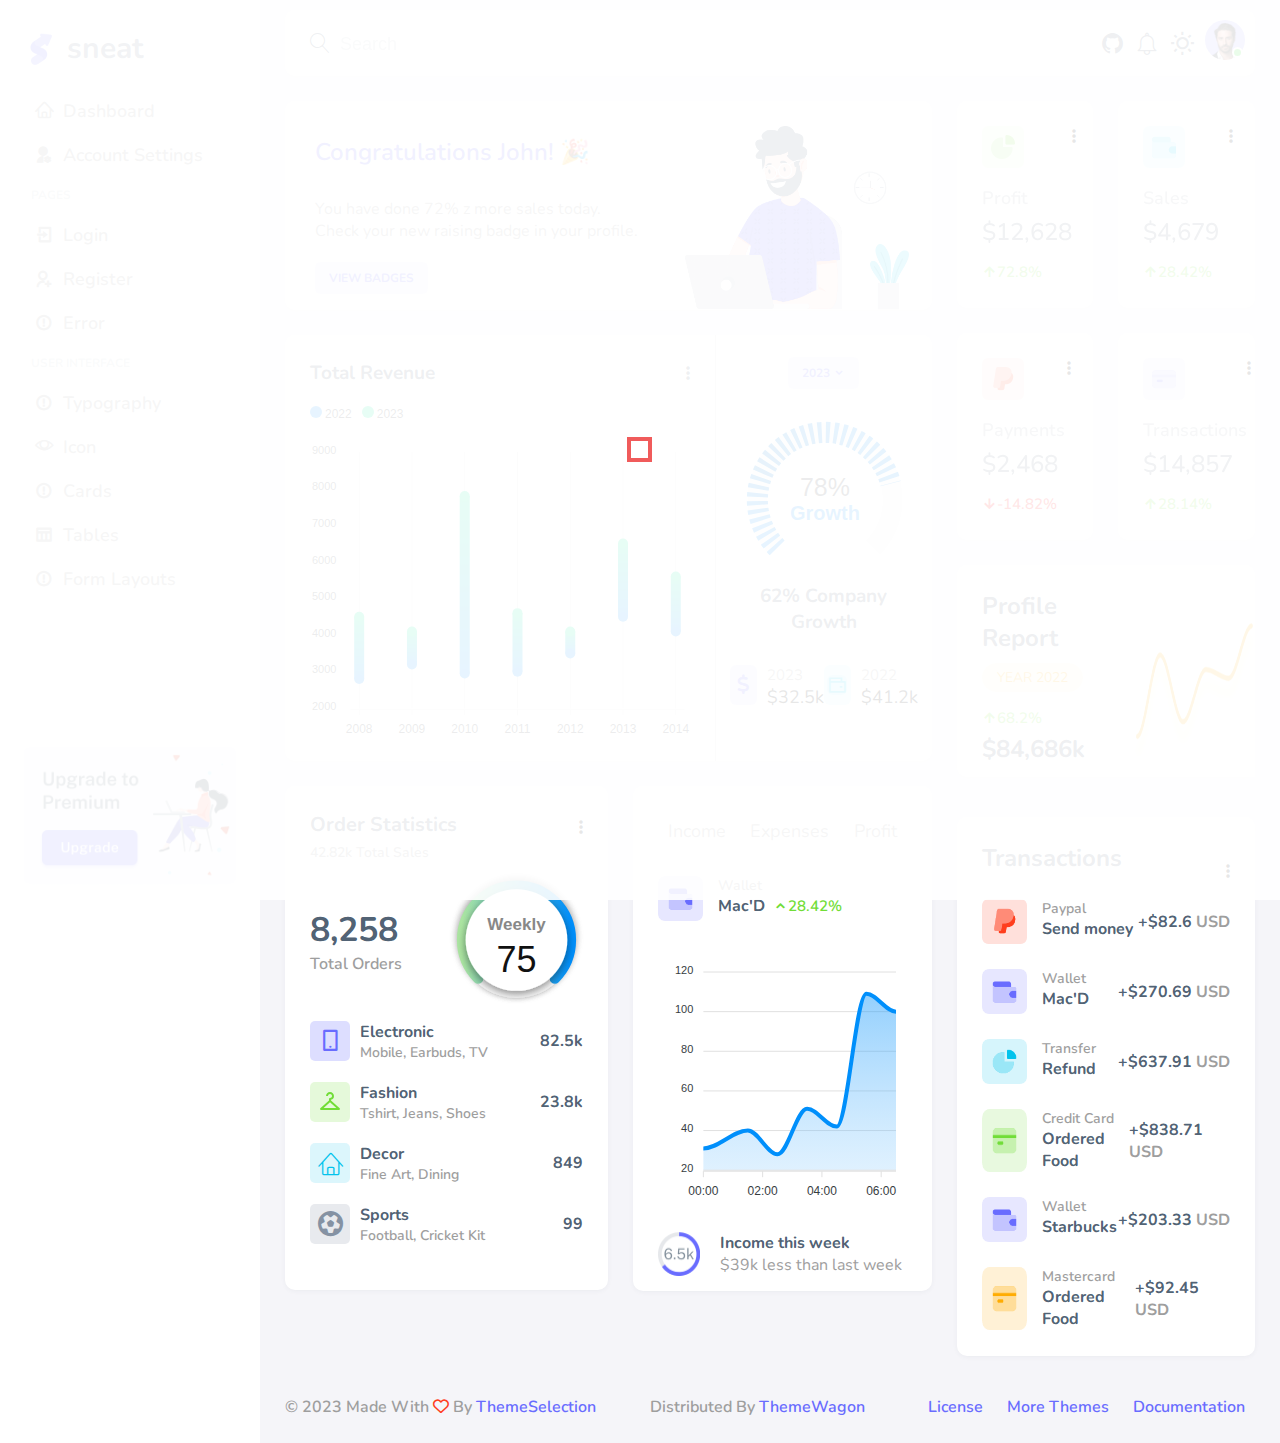
<file: My-Project/port2/index.html>
<!DOCTYPE html>
<html lang="en">

<head>
  <meta charset="UTF-8">
  <meta name="viewport" content="width=device-width, initial-scale=1.0">
  <link rel="icon" href="images/logo.ico">
  <title>Admin-Panel</title>
  <link rel="stylesheet" href="css/all.min.css" type="text/css">
  <link rel="stylesheet" href="rimix/remixicon.css" type="text/css">
  <link rel="stylesheet" href="Web Fonts/style.css" type="text/css">
  <link rel="stylesheet" href="fonts/stylesheet.css" type="text/css">
  <link rel="stylesheet" href="css/loder.css" type="text/css">
  <link rel="stylesheet" href="css/style.css" type="text/css">
  <link rel="stylesheet" href="css/max.css" type="text/css">
</head>

<body>
  <!-- aside -->
  <aside>
    <div class="logo">
      <a href="#" class="d-flex align-center">
        <img src="images/logo.ico" width="32px" height="32px">
        <h2> sneat </h2>
      </a>
    </div>
    <div class="menu">
      <ul>
        <li><a href="javascript:void(0)"><span class="lnr lnr-home"></span>Dashboard</a></li>
        <li><a href="javascript:void(0)"><i class="ri-user-settings-fill"></i>Account Settings</a></li>
        <p>PAGES</p>
        <li><a href="javascript:void(0)"><i class="ri-login-box-line"></i>Login</a></li>
        <li><a href="javascript:void(0)"><i class="ri-user-add-line"></i>Register</a></li>
        <li><a href="javascript:void(0)"><i class="ri-error-warning-line"></i>Error</a></li>
        <p>USER INTERFACE</p>
        <li><a href="javascript:void(0)"><i class="ri-error-warning-line"></i>Typography</a></li>
        <li><a href="javascript:void(0)"><span class="lnr lnr-eye"></span>Icon</a></li>
        <li><a href="javascript:void(0)"><i class="ri-error-warning-line"></i>Cards
          </a></li>
        <li><a href="javascript:void(0)"><i class="ri-table-line"></i></i>Tables</a></li>
        <li><a href="javascript:void(0)"><i class="ri-error-warning-line"></i>Form Layouts</a></li>
      </ul>
      <div class="img">
        <img src="images/upgrade-banner.png" alt="">
      </div>
    </div>
  </aside>

  <!-- main -->

  <main>
    <div class="main-section">
      <nav class="align-center d-flex justify-between">
        <div class="align-center d-flex">
          <span class="lnr lnr-menu" id="toggle"></span>
          <span class="lnr lnr-magnifier"></span>
          <input type="text" placeholder="Search">
        </div>
        <div class="header-icon d-flex align-center">
          <i class="ri-github-fill"></i>
          <span class="lnr lnr-alarm"></span>
          <i class="ri-sun-line"></i>
          <div class="img-1">
            <img src="images/avatar-1-19a9226d.png" alt="" width="40px">
          </div>
        </div>
      </nav>
      <div class="row">
        <div class="w-60 w-md-1">
          <div class="message row">
            <div class="message-contain">
              <h3>Congratulations John! 🎉</h3>
              <p>You have done 72% z more sales today. Check your new raising badge in your profile.</p>
              <a href="#">VIEW BADGES</a>
            </div>
            <div>
              <img src="images/message.png" alt="">
            </div>
          </div>
          <div class="revenue">
            <div class="row">
              <div class="w-60 w-sm-1">
                <div class="revenue-item">
                  <div class="revenue-title d-flex justify-between align-center">
                    <h3>Total Revenue</h3>
                    <i class="fa-solid fa-ellipsis-vertical"></i>
                  </div>
                  <div id="chart"></div>
                </div>
              </div>
              <div class="w-40 w-sm-1">
                <div class="growth text-center">
                  <div class="growth-btn">
                    <a href="javascript:void(0)">2023 <i class="ri-arrow-down-s-line"></i></a>
                  </div>
                  <div id="chart-1"></div>
                  <h3>62% Company Growth</h3>
                  <div class="growth-icon text-center row">
                    <div class="w-2">
                      <div class="growths d-flex">
                        <i class="fa-solid fa-dollar-sign"></i>
                        <div class="growth-text align-center">
                          <p>2023</p>
                          <h4>$32.5k</h4>
                        </div>
                      </div>
                    </div>
                    <div class="w-2">
                      <div class="growths d-flex">
                        <span><i class="ri-wallet-line"></i></span>
                        <div class="growth-text align-center">
                          <p>2022</p>
                          <h4>$41.2k</h4>
                        </div>
                      </div>
                    </div>
                  </div>
                </div>
              </div>
            </div>
          </div>
          <div class="row">
            <div class="w-2 w-sm-1">
              <div class="order">
                <div class="order-titel">
                  <div class="d-flex align-center justify-between">
                    <h3>Order Statistics</h3>
                    <i class="fa-solid fa-ellipsis-vertical"></i>
                  </div>
                  <p>42.82k Total Sales</p>
                  <div class="row align-center">
                    <div class="w-2">
                      <div class="total-orders">
                        <h4>8,258</h4>
                        <p>Total Orders</p>
                      </div>
                    </div>
                    <div class="w-2">
                      <div>
                        <div id="chart-2"></div>
                      </div>
                    </div>
                  </div>
                </div>
                <div class="order-icon">
                  <div class="order-ic-1 d-flex justify-between align-center">
                    <div class="d-flex">
                      <i class="ri-smartphone-line"></i>
                      <div class="order-icon-text align-center">
                        <h4>Electronic</h4>
                        <p>Mobile, Earbuds, TV</p>
                      </div>
                    </div>
                    <div>
                      <h4>82.5k</h4>
                    </div>
                  </div>

                  <div class="order-ic-2 d-flex justify-between align-center">
                    <div class="d-flex">
                      <svg data-v-23fce73e="" xmlns="http://www.w3.org/2000/svg"
                        xmlns:xlink="http://www.w3.org/1999/xlink" aria-hidden="true" role="img" tag="i"
                        class="v-icon notranslate v-theme--light v-icon--size-default iconify iconify--bx" width="1em"
                        height="1em" viewBox="0 0 24 24">
                        <path fill="currentColor"
                          d="M13 10.551v-.678A4.005 4.005 0 0 0 16 6c0-2.206-1.794-4-4-4S8 3.794 8 6h2c0-1.103.897-2 2-2s2 .897 2 2s-.897 2-2 2a1 1 0 0 0-1 1v1.551l-8.665 7.702A1.001 1.001 0 0 0 3 20h18a1.001 1.001 0 0 0 .664-1.748L13 10.551zM5.63 18L12 12.338L18.37 18H5.63z">
                        </path>
                      </svg>
                      <div class="order-icon-text align-center">
                        <h4>Fashion</h4>
                        <p>Tshirt, Jeans, Shoes</p>
                      </div>
                    </div>
                    <div>
                      <h4>23.8k</h4>
                    </div>
                  </div>

                  <div class="order-ic-3 d-flex justify-between align-center">
                    <div class="d-flex">
                      <span class="lnr lnr-home"></span>
                      <div class="order-icon-text align-center">
                        <h4>Decor</h4>
                        <p>Fine Art, Dining</p>
                      </div>
                    </div>
                    <div>
                      <h4>849</h4>
                    </div>
                  </div>

                  <div class="order-ic-4 d-flex justify-between align-center">
                    <div class="d-flex">
                      <i class="fa-solid fa-futbol"></i>
                      <div class="order-icon-text align-center">
                        <h4>Sports</h4>
                        <p>Football, Cricket Kit</p>
                      </div>
                    </div>
                    <div>
                      <h4>99</h4>
                    </div>
                  </div>
                </div>
              </div>
            </div>
            <div class="w-2 w-sm-1">
              <div class="income">
                <div class="row justify-between">
                  <a href="javascript:void(0)">Income</a>
                  <a href="javascript:void(0)">Expenses</a>
                  <a href="javascript:void(0)">Profit</a>
                </div>
                <div class="income-content d-flex">
                  <div class="d-flex">
                    <img src="images/T2.png" alt="" width="45px" height="45px">
                    <div>
                      <p>Wallet</p>
                      <h4>Mac'D</h4>
                    </div>
                  </div>
                  <h5><i class="ri-arrow-up-s-line"></i>28.42%</h5>
                </div>
                <div>
                  <div id="chart-3"></div>
                </div>
                <div class="income-img d-flex">
                  <img src="images/Income.png" alt="">
                  <div>
                    <h4>Income this week</h4>
                    <p>$39k less than last week</p>
                  </div>
                </div>
              </div>
            </div>
          </div>
        </div>
        <div class="w-40 w-md-1">
          <div class="row">
            <div class="w-2 w-md-3 w-sm-1">
              <div class="profit d-flex justify-between">
                <div>
                  <img src="images/p1.png" alt="" width="42px">
                  <p>Profit</p>
                  <h3>$12,628</h3>
                  <h5><i class="ri-arrow-up-line"></i>72.8%</h5>
                </div>
                <div class="profit-i">
                  <i class="fa-solid fa-ellipsis-vertical"></i>
                </div>
              </div>
            </div>
            <div class="w-2 w-md-3 w-sm-1">
              <div class="profit d-flex justify-between">
                <div>
                  <img src="images/p2.png" alt="" width="42px">
                  <p>Sales</p>
                  <h3>$4,679</h3>
                  <h5><i class="ri-arrow-up-line"></i>28.42%</h5>
                </div>
                <div class="profit-i">
                  <i class="fa-solid fa-ellipsis-vertical"></i>
                </div>
              </div>
            </div>
            <div class="w-2 w-md-3 w-sm-1">
              <div class="profit d-flex justify-between">
                <div>
                  <img src="images/p3.png" alt="" width="42px">
                  <p>Payments</p>
                  <h3>$2,468</h3>
                  <h5 style="color: red;"><i class="ri-arrow-down-line"></i>-14.82%</h5>
                </div>
                <div class="profit-i">
                  <i class="fa-solid fa-ellipsis-vertical"></i>
                </div>
              </div>
            </div>
            <div class="w-2 w-md-3 w-sm-1">
              <div class="profit d-flex justify-between">
                <div>
                  <img src="images/p4.png" alt="" width="42px">
                  <p>Transactions</p>
                  <h3>$14,857</h3>
                  <h5><i class="ri-arrow-up-line"></i>28.14%</h5>
                </div>
                <div class="profit-i">
                  <i class="fa-solid fa-ellipsis-vertical"></i>
                </div>
              </div>
            </div>
            <div class="w-md-2 w-sm-1">
              <div class="report d-flex">
                <div class="report-title">
                  <h3>Profile Report</h3>
                  <p>YEAR 2022</p>
                  <h5><i class="ri-arrow-up-line"></i>68.2%</h5>
                  <h3>$84,686k</h3>
                </div>
                <div class="report-img">
                  <img src="images/report.png" width="125px" height="100%">
                </div>
              </div>
            </div>
            <div class="w-md-2 w-sm-1">
              <div class="transactions">
                <div class="transactions-titel d-flex align-center justify-between">
                  <h3>Transactions</h3>
                  <i class="fa-solid fa-ellipsis-vertical"></i>
                </div>
                <!-- 1 -->
                <div class="transactions-content d-flex align-center justify-between">
                  <div class="d-flex">
                    <img src="images/p3.png" alt="" width="45px">
                    <div>
                      <p>Paypal</p>
                      <h4>Send money</h4>
                    </div>
                  </div>
                  <h4>+$82.6 <span>USD</span></h4>
                </div>
                <!-- 2 -->
                <div class="transactions-content d-flex align-center justify-between">
                  <div class="d-flex">
                    <img src="images/T2.png" alt="" width="45px">
                    <div>
                      <p>Wallet</p>
                      <h4>Mac'D</h4>
                    </div>
                  </div>
                  <h4>+$270.69 <span>USD</span></h4>
                </div>
                <!-- 3 -->
                <div class="transactions-content d-flex align-center justify-between">
                  <div class="d-flex">
                    <img src="images/T3.png" alt="" width="45px">
                    <div>
                      <p>Transfer</p>
                      <h4>Refund</h4>
                    </div>
                  </div>
                  <h4>+$637.91 <span>USD</span></h4>
                </div>
                <!-- 4 -->
                <div class="transactions-content d-flex align-center justify-between">
                  <div class="d-flex">
                    <img src="images/T4.png" alt="" width="45px">
                    <div>
                      <p>Credit Card</p>
                      <h4>Ordered Food</h4>
                    </div>
                  </div>
                  <h4>+$838.71 <span>USD</span></h4>
                </div>
                <!-- 5 -->
                <div class="transactions-content d-flex align-center justify-between">
                  <div class="d-flex">
                    <img src="images/T5.png" alt="" width="45px">
                    <div>
                      <p>Wallet</p>
                      <h4>Starbucks</h4>
                    </div>
                  </div>
                  <h4>+$203.33 <span>USD</span></h4>
                </div>
                <!-- 6 -->
                <div class="transactions-content d-flex align-center justify-between">
                  <div class="d-flex">
                    <img src="images/T6.png" alt="" width="45px">
                    <div>
                      <p>Mastercard</p>
                      <h4>Ordered Food</h4>
                    </div>
                  </div>
                  <h4>+$92.45 <span>USD</span></h4>
                </div>
              </div>
            </div>
          </div>
        </div>
      </div>

      <div class="copyright row align-center justify-between">
        <div>
          <p>© 2023 Made With <i class="fa-regular fa-heart"></i> By <a href="#"> ThemeSelection</a></p>
        </div>
        <div>
          <p>Distributed By <a href="#">ThemeWagon</a></p>
        </div>
        <div class="copyright-a">
          <a href="javascript:void(0)">License</a>
          <a href="javascript:void(0)">More Themes</a>
          <a href="javascript:void(0)">Documentation</a>
        </div>
      </div>
    </div>
  </main>
  
  <div id="loading">
    <div id="loading-center">
      <div id="loading-center-absolute">
        <div class="object" id="first_object"></div>
        <div class="object" id="third_object"></div>
        <div class="object" id="forth_object"></div>
      </div>
    </div>
  </div>

  <script src="js/code.jquery.com_jquery-3.7.1.min.js"></script>
  <script src="js/apexcharts.min.js"></script>
  <script>

    // loder
    (function ($) {
      "use strict";
      $(window).on("load", function () {
        $("#loading").fadeOut(4000);
      })
    })(jQuery);

    // chart
    var options = {
      series: [
        {
          data: [
            {
              x: '2008',
              y: [2800, 4500]
            },
            {
              x: '2009',
              y: [3200, 4100]
            },
            {
              x: '2010',
              y: [2950, 7800]
            },
            {
              x: '2011',
              y: [3000, 4600]
            },
            {
              x: '2012',
              y: [3500, 4100]
            },
            {
              x: '2013',
              y: [4500, 6500]
            },
            {
              x: '2014',
              y: [4100, 5600]
            }
          ]
        }
      ],
      chart: {
        height: 350,
        type: 'rangeBar',
        zoom: {
          enabled: false
        }
      },
      plotOptions: {
        bar: {
          isDumbbell: true,
          columnWidth: 10,
          dumbbellColors: [['#008FFB', '#00E396']]
        }
      },
      legend: {
        show: true,
        showForSingleSeries: true,
        position: 'top',
        horizontalAlign: 'left',
        customLegendItems: ['2022', '2023']
      },
      fill: {
        type: 'gradient',
        gradient: {
          type: 'vertical',
          gradientToColors: ['#00E396'],
          inverseColors: true,
          stops: [0, 100]
        }
      },
      grid: {
        xaxis: {
          lines: {
            show: true
          }
        },
        yaxis: {
          lines: {
            show: false
          }
        }
      },
      xaxis: {
        tickPlacement: 'on'
      }
    };
    var chart = new ApexCharts(document.querySelector("#chart"), options);
    chart.render();

    // chart-1
    var options = {
      series: [78],
      chart: {
        height: 250,
        type: 'radialBar',
        offsetY: -10
      },
      plotOptions: {
        radialBar: {
          startAngle: -135,
          endAngle: 135,
          dataLabels: {
            name: {
              fontSize: '20px',
              color: undefined,
              offsetY: 20
            },
            value: {
              offsetY: -20,
              fontSize: '25px',
              color: undefined,
              formatter: function (val) {
                return val + "%";
              }
            }
          }
        }
      },
      fill: {
        type: 'gradient',
        gradient: {
          shade: 'dark',
          shadeIntensity: 0.15,
          inverseColors: false,
          opacityFrom: 1,
          opacityTo: 1,
          stops: [0, 50, 65, 91]
        },
      },
      stroke: {
        dashArray: 4
      },
      labels: ['Growth'],
    };
    var chart = new ApexCharts(document.querySelector("#chart-1"), options);
    chart.render();

    // chart-2
    var options = {
      series: [75],
      chart: {
        height: 180,
        type: 'radialBar',
        toolbar: {
          show: false
        }
      },
      plotOptions: {
        radialBar: {
          startAngle: -135,
          endAngle: 225,
          hollow: {
            margin: 0,
            size: '70%',
            background: '#fff',
            image: undefined,
            imageOffsetX: 0,
            imageOffsetY: 0,
            position: 'front',
            dropShadow: {
              enabled: true,
              top: 3,
              left: 0,
              blur: 4,
              opacity: 0.24
            }
          },
          track: {
            background: '#fff',
            strokeWidth: '67%',
            margin: 0, // margin is in pixels
            dropShadow: {
              enabled: true,
              top: -3,
              left: 0,
              blur: 4,
              opacity: 0.35
            }
          },

          dataLabels: {
            show: true,
            name: {
              offsetY: -10,
              show: true,
              color: '#888',
              fontSize: '17px'
            },
            value: {
              formatter: function (val) {
                return parseInt(val);
              },
              color: '#111',
              fontSize: '36px',
              show: true,
            }
          }
        }
      },
      fill: {
        type: 'gradient',
        gradient: {
          shade: 'dark',
          type: 'horizontal',
          shadeIntensity: 0.5,
          gradientToColors: ['#ABE5A1'],
          inverseColors: true,
          opacityFrom: 1,
          opacityTo: 1,
          stops: [0, 100]
        }
      },
      stroke: {
        lineCap: 'round'
      },
      labels: ['Weekly'],
    };
    var chart = new ApexCharts(document.querySelector("#chart-2"), options);
    chart.render();

    // chart-3
    var options = {
      series: [{
        name: 'series1',
        data: [31, 40, 28, 51, 42, 109, 100]
      }],
      chart: {
        height: 260,
        type: 'area',
        toolbar: {
          show: false
        }
      },
      dataLabels: {
        enabled: false
      },
      stroke: {
        curve: 'smooth'
      },
      xaxis: {
        type: 'datetime',
        categories: ["2018-09-19T00:00:00.000Z", "2018-09-19T01:30:00.000Z", "2018-09-19T02:30:00.000Z", "2018-09-19T03:30:00.000Z", "2018-09-19T04:30:00.000Z", "2018-09-19T05:30:00.000Z", "2018-09-19T06:30:00.000Z"]
      },
      tooltip: {
        x: {
          format: 'dd/MM/yy HH:mm'
        },
      },
    };
    var chart = new ApexCharts(document.querySelector("#chart-3"), options);
    chart.render();
  </script>
</body>

</html>
</file>
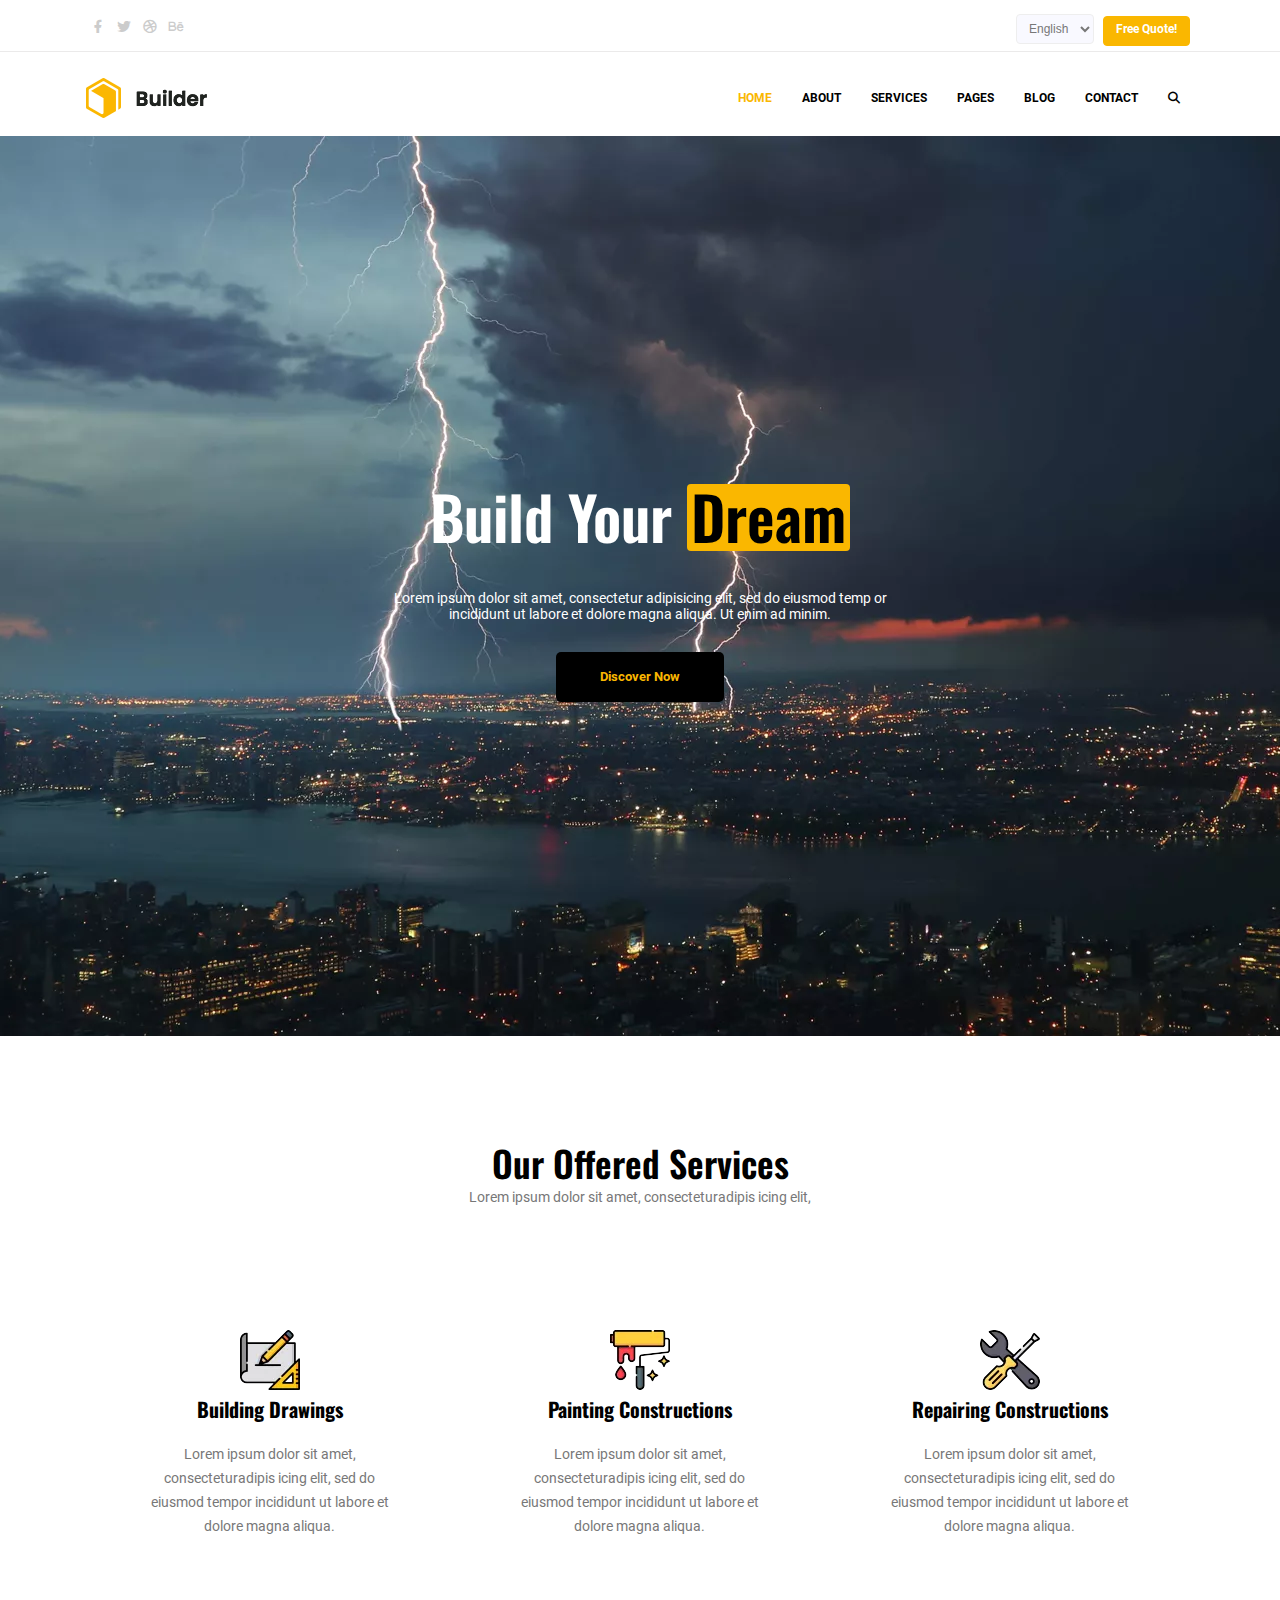
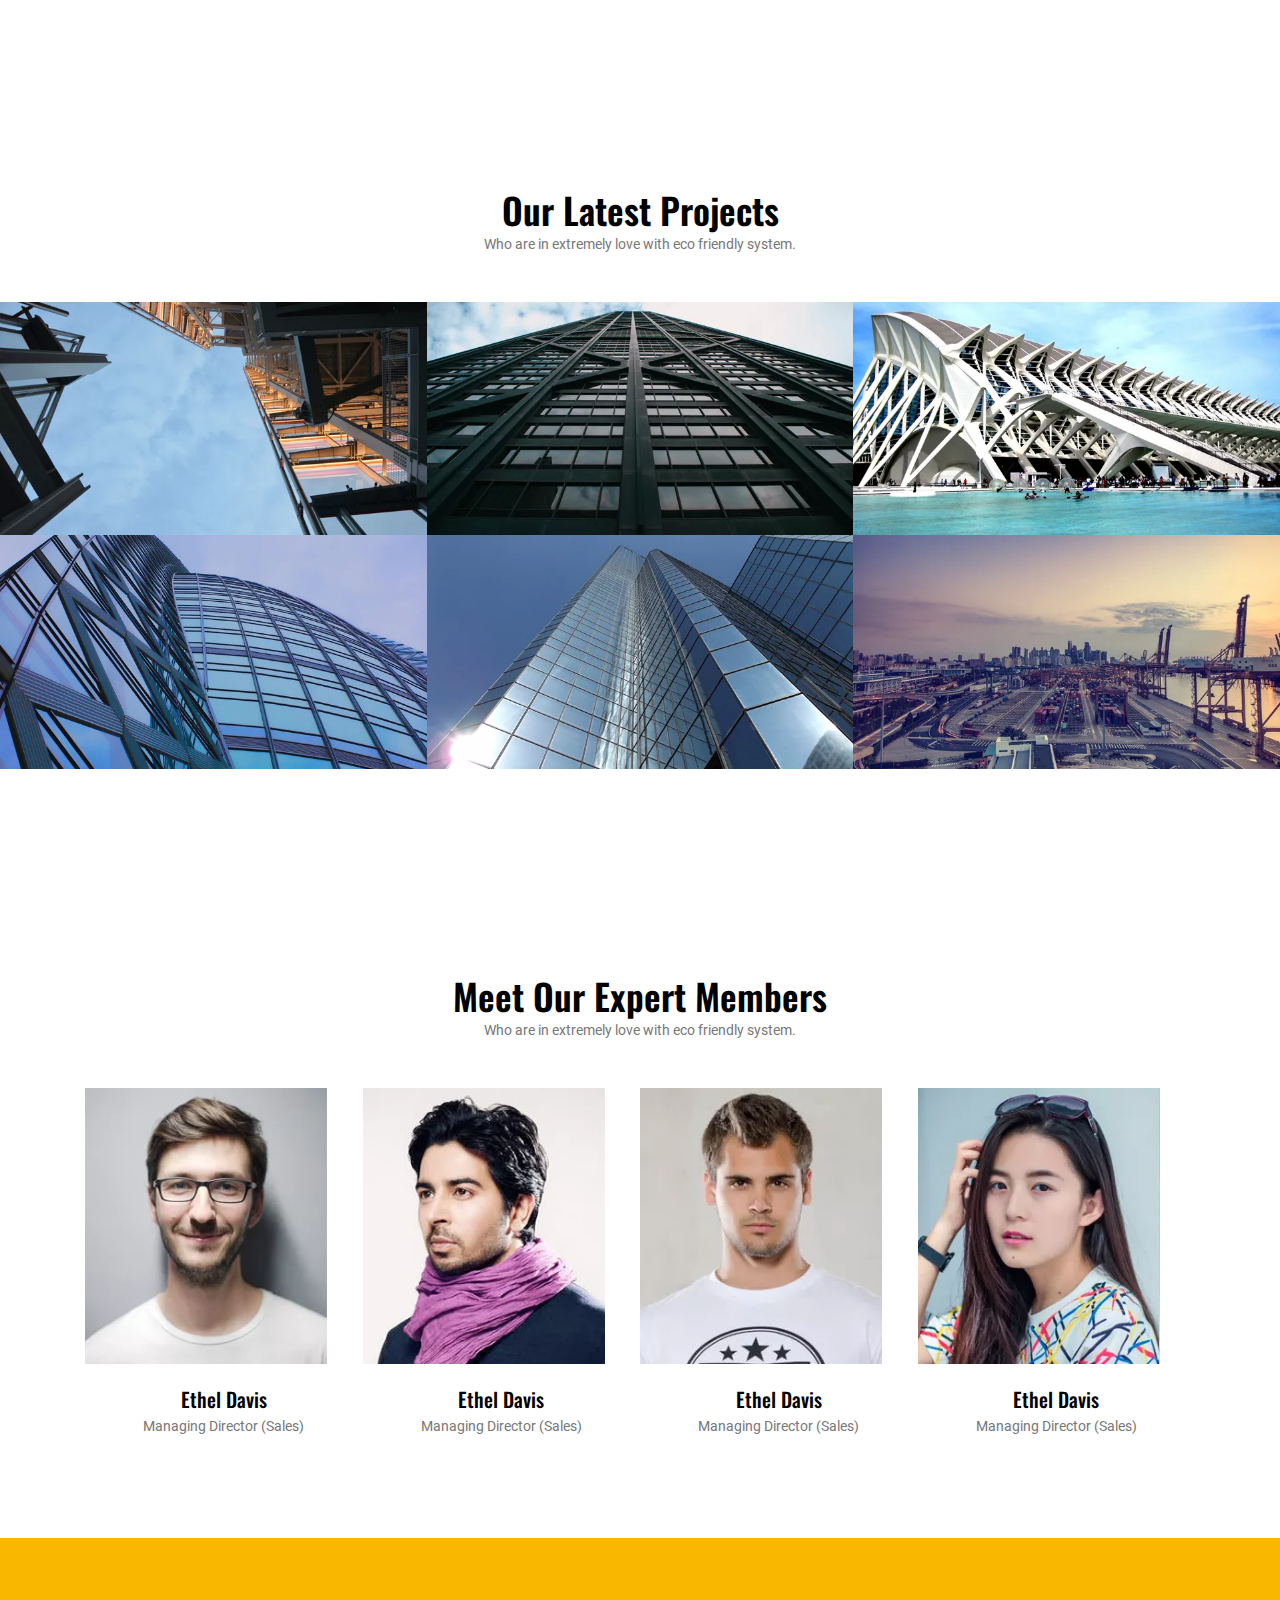
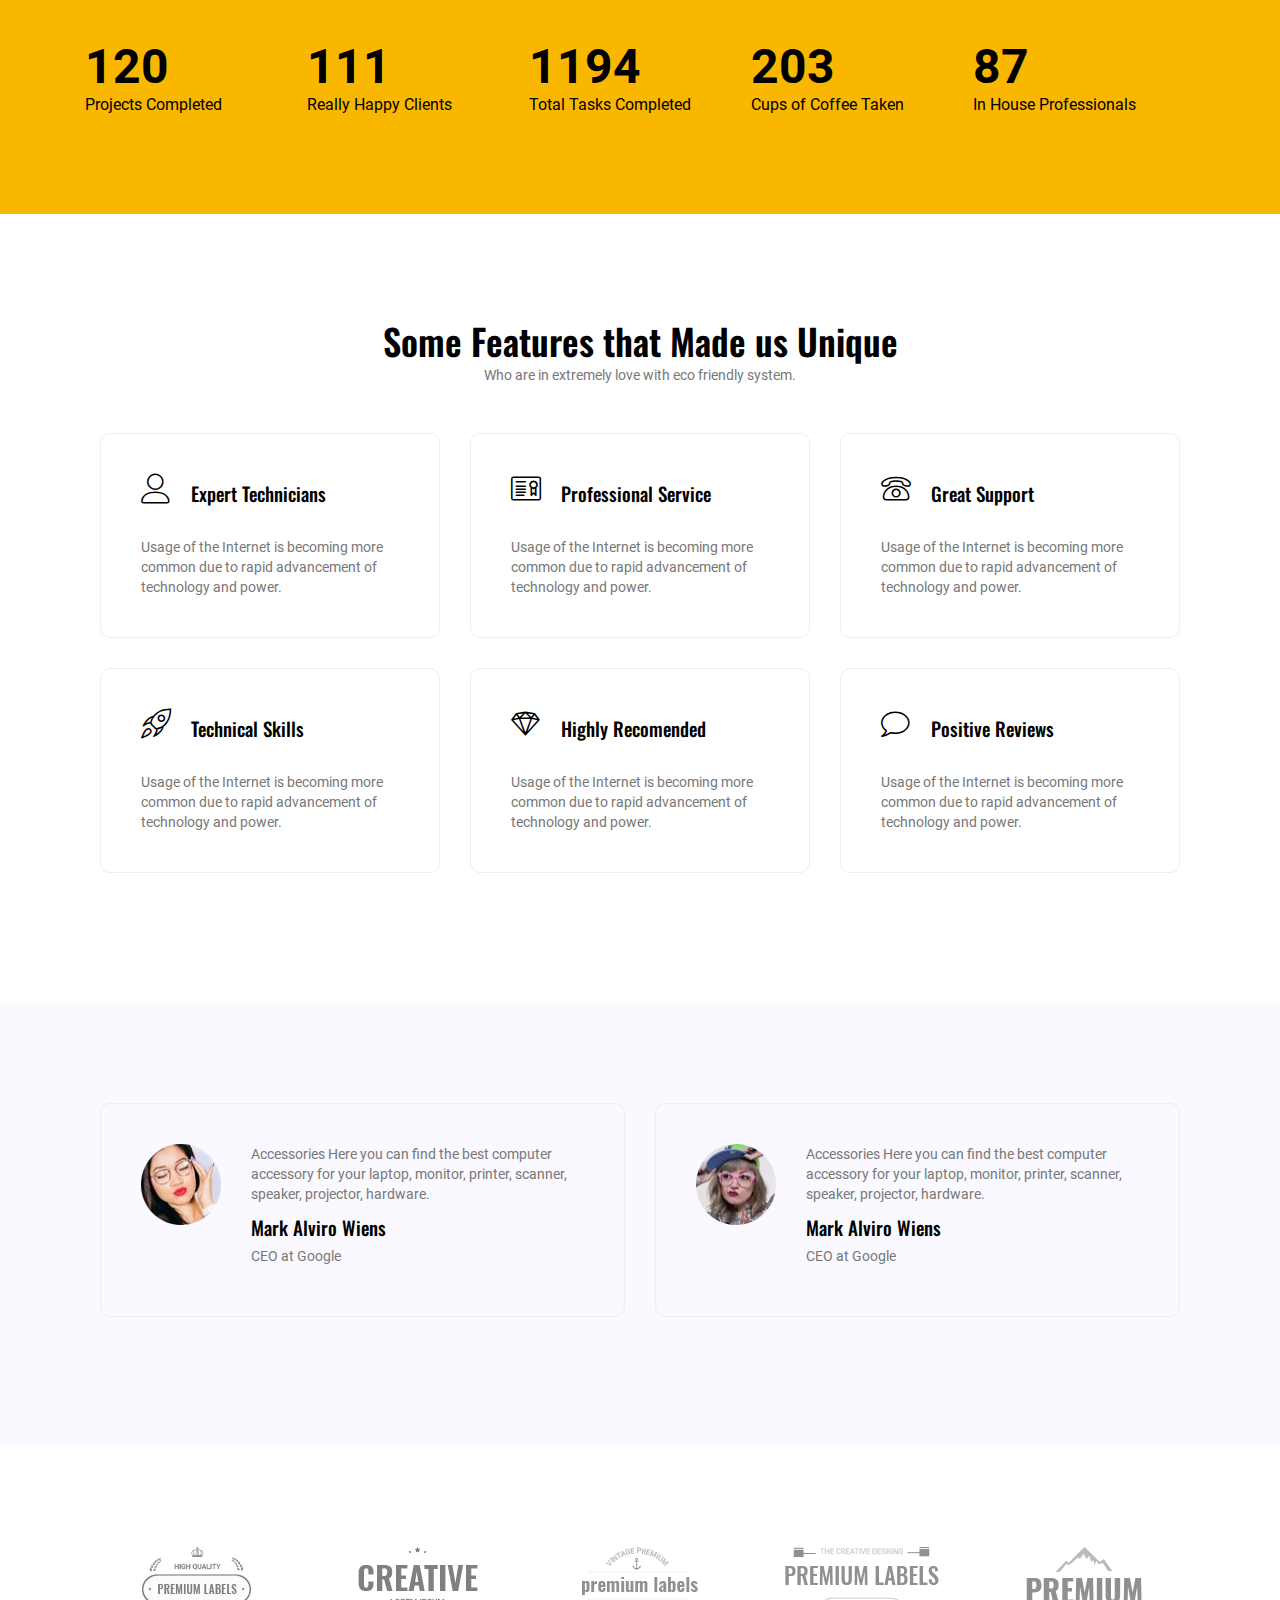
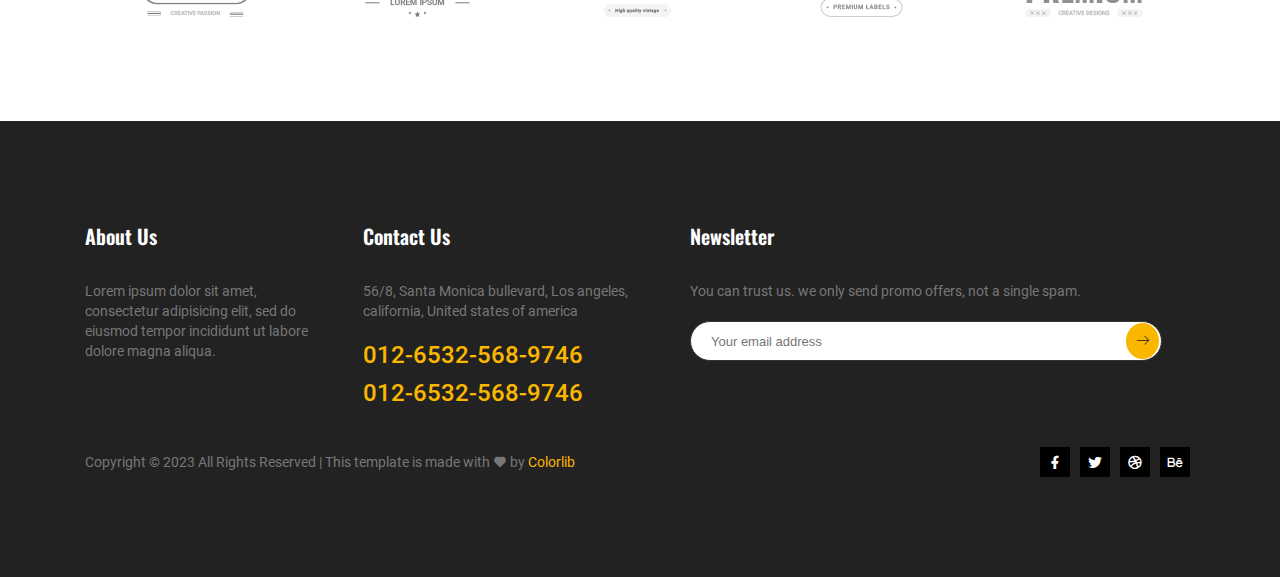
<file: My-Project/port3/index.html>
<!DOCTYPE html>
<html>

<head>
    <meta charset="UTF-8">
    <meta name="viewport" content="width=device-width, initial-scale=1.0">
    <title>Document</title>
    <link rel="stylesheet" href="css/all.min.css">
    <link rel="stylesheet" href="Web Font/style.css">
    <link rel="stylesheet" href="rimix/remixicon.css">
    <link rel="stylesheet" href="fonts/Oswald/stylesheet.css">
    <link rel="stylesheet" href="fonts/Roboto/stylesheet.css">
    <link rel="stylesheet" href="css/style.css">
    <link rel="stylesheet" href="css/max.css">
</head>

<body>
    <!-- header -->
    <header class="header">
        <div class="container">
            <div class="top_menu d-flex justify-between align-center">
                <div class="float-left">
                    <ul class="list d-flex">
                        <li><a href="#"><i class="ri-facebook-fill"></i></a></li>
                        <li><a href="#"><i class="ri-twitter-fill"></i></a></li>
                        <li><a href="#"><i class="ri-dribbble-line"></i></i></a></li>
                        <li><a href="#"><i class="ri-behance-line"></i></a></li>
                    </ul>
                </div>
                <div class="float-right">
                    <select class="lan_pack">
                        <option value="1">English</option>
                        <option value="1">Bangla</option>
                        <option value="1">Indian</option>
                        <option value="1">Aus</option>
                    </select>
                    <a class="dn_btn" href="#">Free Quote!</a>
                </div>
            </div>
        </div>

        <div class="container">
            <div class="main_menu d-flex justify-between align-center">
                <a class="logo" href="#"><img src="images/logo.png" alt="logo"></a>
                <a href="#" class="toggle"><i class="ri-menu-fill"></i></a>
                <nav>
                    <ul class="d-flex">
                        <li><a href="#">HOME</a></li>
                        <li><a href="#">ABOUT</a></li>
                        <li><a href="#">SERVICES</a></li>
                        <li><a href="#">PAGES</a></li>
                        <li><a href="#">BLOG</a></li>
                        <li><a href="#">CONTACT</a></li>
                        <li><a href="#"><i class="fa-solid fa-magnifying-glass"></i></a></li>
                    </ul>
                </nav>
            </div>
        </div>
    </header>
    <main>

        <!-- banner -->

        <section class="banner">
            <div class="banner-img d-flex justify-center align-center">
                <div class="banner-text">
                    <h1>Build Your <span> Dream</span></h1>
                    <p>Lorem ipsum dolor sit amet, consectetur adipisicing elit, sed do eiusmod temp or incididunt ut
                        labore et dolore magna aliqua. Ut enim ad minim.</p>
                    <a href="#" class="btn">Discover Now</a>
                </div>
            </div>
        </section>

        <!-- Services -->

        <section class="py Services">
            <div class="container">
                <div class="Services-title text-center">
                    <h2>Our Offered Services</h2>
                    <p>Lorem ipsum dolor sit amet, consecteturadipis icing elit,</p>
                </div>
                <div class="row">
                    <div class="w-3 w-md-2 w-sm-1">
                        <div class="services_item text-center">
                            <div class="Services-img">
                                <img src="images/service-icon-1.png" alt="">
                            </div>
                            <div class="Services-content">
                                <h3>Building Drawings</h3>
                                <p>Lorem ipsum dolor sit amet, consecteturadipis icing elit, sed do eiusmod tempor
                                    incididunt ut labore et dolore magna aliqua.</p>
                            </div>
                        </div>
                    </div>
                    <div class="w-3 w-md-2 w-sm-1">
                        <div class="services_item text-center">
                            <div class="Services-img">
                                <img src="images/service-icon-2.png" alt="">
                            </div>
                            <div class="Services-content">
                                <h3>Painting Constructions</h3>
                                <p>Lorem ipsum dolor sit amet, consecteturadipis icing elit, sed do eiusmod tempor
                                    incididunt ut labore et dolore magna aliqua.</p>
                            </div>
                        </div>
                    </div>
                    <div class="w-3 w-md-2 w-sm-1">
                        <div class="services_item text-center">
                            <div class="Services-img">
                                <img src="images/service-icon-3.png" alt="">
                            </div>
                            <div class="Services-content">
                                <h3>Repairing Constructions</h3>
                                <p>Lorem ipsum dolor sit amet, consecteturadipis icing elit, sed do eiusmod tempor
                                    incididunt ut labore et dolore magna aliqua.</p>
                            </div>
                        </div>
                    </div>

                </div>
            </div>

        </section>

        <!-- Projects -->

        <section class="py">
            <div class="container">
                <div class="Projects-title text-center">
                    <h2>Our Latest Projects</h2>
                    <p>Who are in extremely love with eco friendly system.</p>
                </div>
            </div>
            <div class="Projects-img row">
                <div class="w-3 w-md-2 w-xs-1">
                    <div class="builder_item">
                        <img src="images/builder-1.jpg" alt="">
                        <div class="hover d-flex align-center justify-center">
                            <h4>Alex Complex for Residence</h4>
                            <p>LCD screens are uniquely modern in style, and the liquid crystals that make them work
                                have allowed humanity to create slimmer.</p>
                        </div>
                    </div>
                </div>
                <div class="w-3 w-md-2 w-xs-1">
                    <div class="builder_item">
                        <img src="images/builder-2.jpg" alt="">
                        <div class="hover d-flex align-center justify-center">
                            <h4>Alex Complex for Residence</h4>
                            <p>LCD screens are uniquely modern in style, and the liquid crystals that make them work
                                have allowed humanity to create slimmer.</p>
                        </div>
                    </div>
                </div>
                <div class="w-3 w-md-2 w-xs-1">
                    <div class="builder_item">
                        <img src="images/builder-3.jpg" alt="">
                        <div class="hover d-flex align-center justify-center">
                            <h4>Alex Complex for Residence</h4>
                            <p>LCD screens are uniquely modern in style, and the liquid crystals that make them work
                                have allowed humanity to create slimmer.</p>
                        </div>
                    </div>
                </div>
                <div class="w-3 w-md-2 w-xs-1">
                    <div class="builder_item">
                        <img src="images/builder-4.jpg" alt="">
                        <div class="hover d-flex align-center justify-center">
                            <h4>Alex Complex for Residence</h4>
                            <p>LCD screens are uniquely modern in style, and the liquid crystals that make them work
                                have allowed humanity to create slimmer.</p>
                        </div>
                    </div>
                </div>
                <div class="w-3 w-md-2 w-xs-1">
                    <div class="builder_item">
                        <img src="images/builder-5.jpg" alt="">
                        <div class="hover d-flex align-center justify-center">
                            <h4>Alex Complex for Residence</h4>
                            <p>LCD screens are uniquely modern in style, and the liquid crystals that make them work
                                have allowed humanity to create slimmer.</p>
                        </div>
                    </div>
                </div>
                <div class="w-3 w-md-2 w-xs-1">
                    <div class="builder_item">
                        <img src="images/builder-6.jpg" alt="">
                        <div class="hover d-flex align-center justify-center">
                            <h4>Alex Complex for Residence</h4>
                            <p>LCD screens are uniquely modern in style, and the liquid crystals that make them work
                                have allowed humanity to create slimmer.</p>
                        </div>
                    </div>
                </div>
            </div>
        </section>

        <!-- Members -->

        <section class="py">
            <div class="container">
                <div class="Members-title text-center">
                    <h2>Meet Our Expert Members</h2>
                    <p>Who are in extremely love with eco friendly system.</p>
                </div>
                <div class="row text-center">
                    <div class="w-4 w-md-2 w-xs-1">
                        <div class="Members-item">
                            <div class="Members-img">
                                <img src="images/team-1.jpg" alt="">
                                <div class="Members-icon d-flex justify-center align-center">
                                    <a href="#"><i class="ri-facebook-fill"></i></a>
                                    <a href="#"><i class="ri-twitter-fill"></i></a>
                                    <a href="#"><i class="ri-linkedin-fill"></i></a>
                                </div>
                            </div>
                        </div>
                        <div class="Members-containt text-center">
                            <h3>Ethel Davis</h3>
                            <p>Managing Director (Sales)</p>
                        </div>
                    </div>
                    <div class="w-4 w-md-2 w-xs-1">
                        <div class="Members-item">
                            <div class="Members-img">
                                <img src="images/team-2.jpg" alt="">
                                <div class="Members-icon d-flex justify-center align-center">
                                    <a href="#"><i class="ri-facebook-fill"></i></a>
                                    <a href="#"><i class="ri-twitter-fill"></i></a>
                                    <a href="#"><i class="ri-linkedin-fill"></i></a>
                                </div>
                            </div>
                        </div>
                        <div class="Members-containt">
                            <h3>Ethel Davis</h3>
                            <p>Managing Director (Sales)</p>
                        </div>
                    </div>
                    <div class="w-4 w-md-2 w-xs-1">
                        <div class="Members-item">
                            <div class="Members-img">
                                <img src="images/team-3.jpg" alt="">
                                <div class="Members-icon d-flex justify-center align-center">
                                    <a href="#"><i class="ri-facebook-fill"></i></a>
                                    <a href="#"><i class="ri-twitter-fill"></i></a>
                                    <a href="#"><i class="ri-linkedin-fill"></i></a>
                                </div>
                            </div>
                        </div>
                        <div class="Members-containt">
                            <h3>Ethel Davis</h3>
                            <p>Managing Director (Sales)</p>
                        </div>
                    </div>
                    <div class="w-4 w-md-2 w-xs-1">
                        <div class="Members-item">
                            <div class="Members-img">
                                <img src="images/team-4.jpg" alt="">
                                <div class="Members-icon d-flex justify-center align-center">
                                    <a href="#"><i class="ri-facebook-fill"></i></a>
                                    <a href="#"><i class="ri-twitter-fill"></i></a>
                                    <a href="#"><i class="ri-linkedin-fill"></i></a>
                                </div>
                            </div>
                        </div>
                        <div class="Members-containt">
                            <h3>Ethel Davis</h3>
                            <p>Managing Director (Sales)</p>
                        </div>
                    </div>
                </div>
            </div>
        </section>

        <!-- counte -->

        <section class="counte py">
            <div class="container">
                <div class="row">
                    <div class="w-5 w-md-3 w-sm-2 w-xs-1">
                        <div class="counte-item">
                            <h2 class="count d-flex">596 </h2>
                            <p>Projects Completed</p>
                        </div>
                    </div>
                    <div class="w-5 w-md-3 w-sm-2 w-xs-1">
                        <div class="counte-item">
                            <h2 class="count">552 </h2>
                            <p>Really Happy Clients</p>
                        </div>
                    </div>
                    <div class="w-5 w-md-3 w-sm-2 w-xs-1">
                        <div class="counte-item">
                            <h2 class="count">5962 </h2>
                            <p>Total Tasks Completed</p>
                        </div>
                    </div>
                    <div class="w-5 w-md-3 w-sm-2 w-xs-1">
                        <div class="counte-item">
                            <h2 class="count">1009</h2>
                            <p>Cups of Coffee Taken</p>
                        </div>
                    </div>
                    <div class="w-5 w-md-3 w-sm-2 w-xs-1">
                        <div class="counte-item">
                            <h2 class="count">434</h2>
                            <p>In House Professionals</p>
                        </div>
                    </div>
                </div>
            </div>
        </section>

        <!-- Features  -->

        <section class="py">
            <div class="container">
                <div class="Features-title text-center">
                    <h2>Some Features that Made us Unique</h2>
                    <p>Who are in extremely love with eco friendly system.</p>
                </div>
                <div class="row">
                    <div class="w-3 w-md-2 w-sm-1">
                        <div class="feature_item">
                            <h3><span class="lnr lnr-user"></span> Expert Technicians</h3>
                            <p>Usage of the Internet is becoming more common due to rapid advancement of technology and
                                power. </p>
                        </div>
                    </div>
                    <div class="w-3 w-md-2 w-sm-1">
                        <div class="feature_item">
                            <h3><span class="lnr lnr-license"></span> Professional Service</h3>
                            <p>Usage of the Internet is becoming more common due to rapid advancement of technology and
                                power. </p>
                        </div>
                    </div>
                    <div class="w-3 w-md-2 w-sm-1">
                        <div class="feature_item">
                            <h3><span class="lnr lnr-phone"></span> Great Support</h3>
                            <p>Usage of the Internet is becoming more common due to rapid advancement of technology and
                                power. </p>
                        </div>
                    </div>
                    <div class="w-3 w-md-2 w-sm-1">
                        <div class="feature_item">
                            <h3><span class="lnr lnr-rocket"></span> Technical Skills</h3>
                            <p>Usage of the Internet is becoming more common due to rapid advancement of technology and
                                power. </p>
                        </div>
                    </div>
                    <div class="w-3 w-md-2 w-sm-1">
                        <div class="feature_item">
                            <h3><span class="lnr lnr-diamond"></span> Highly Recomended</h3>
                            <p>Usage of the Internet is becoming more common due to rapid advancement of technology and
                                power. </p>
                        </div>
                    </div>
                    <div class="w-3 w-md-2 w-sm-1">
                        <div class="feature_item">
                            <h3><span class="lnr lnr-bubble"></span> Positive Reviews</h3>
                            <p>Usage of the Internet is becoming more common due to rapid advancement of technology and
                                power. </p>
                        </div>
                    </div>
                </div>
            </div>
        </section>

        <!-- Review  -->

        <section class="Review py">
            <div class="container">
                <div class="row">
                    <div class="w-2 w-md-1">
                        <div class="Review-item">
                            <div class="d-flex">
                                <div class="Review-img">
                                    <img src="images/testi-1.png" alt="" width="200px">
                                </div>
                                <div class="Review-content">
                                    <p>Accessories Here you can find the best computer accessory for your laptop,
                                        monitor, printer, scanner, speaker, projector, hardware.</p>
                                    <h3>Mark Alviro Wiens</h3>
                                    <p>CEO at Google</p>
                                </div>
                            </div>
                        </div>
                    </div>
                    <div class="w-2 w-md-1">
                        <div class="Review-item">
                            <div class="d-flex">
                                <div class="Review-img">
                                    <img src="images/testi-2.png" alt="" width="200px">
                                </div>
                                <div class="Review-content">
                                    <p>Accessories Here you can find the best computer accessory for your laptop,
                                        monitor, printer, scanner, speaker, projector, hardware.</p>
                                    <h3>Mark Alviro Wiens</h3>
                                    <p>CEO at Google</p>
                                </div>
                            </div>
                        </div>
                    </div>
                </div>
            </div>
        </section>

        <!-- Clients -->

        <section class="py">
            <div class="container">
                <div class="row">
                    <div class="w-5 w-md-3">
                        <div class="clients-logo text-center">
                            <img src="images/c-logo-1.png" alt="">
                        </div>
                    </div>
                    <div class="w-5 w-md-3">
                        <div class="clients-logo text-center">
                            <img src="images/c-logo-2.png" alt="">
                        </div>
                    </div>
                    <div class="w-5 w-md-3">
                        <div class="clients-logo text-center">
                            <img src="images/c-logo-3.png" alt="">
                        </div>
                    </div>
                    <div class="w-5 w-md-3">
                        <div class="clients-logo text-center">
                            <img src="images/c-logo-4.png" alt="">
                        </div>
                    </div>
                    <div class="w-5 w-md-3">
                        <div class="clients-logo text-center">
                            <img src="images/c-logo-5.png" alt="">
                        </div>
                    </div>
                </div>
            </div>
        </section>
    </main>

    <!-- footer -->

    <footer class="py">
        <div class="container">
            <div class="row">
                <div class="w-25 w-md-1">
                    <h2>About Us</h2>
                    <p>Lorem ipsum dolor sit amet, consectetur adipisicing elit, sed do eiusmod tempor incididunt ut
                        labore dolore magna aliqua.</p>
                </div>
                <div class="w-25 w-md-1">
                    <div class="footer-Contact">
                        <h2>Contact Us</h2>
                        <p>56/8, Santa Monica bullevard, Los angeles, california, United states of america</p>
                        <a href="tel:01265325689746">012-6532-568-9746</a>
                        <a href="tel:01265325689746">012-6532-568-9746</a>
                    </div>
                </div>
                <div class="w-50 w-md-1">
                    <div class="footer-sletter">
                        <h2>Newsletter</h2>
                        <p>You can trust us. we only send promo offers, not a single spam.</p>
                        <div class="d-flex">
                            <input name="EMAIL" placeholder="Your email address" type="email">
                            <button class="footer-btn"><span class="lnr lnr-arrow-right"></span></button>
                        </div>
                    </div>
                </div>
            </div>
            <div class="row align-center justify-between">
                <div class="copy-right">
                    <p>Copyright © 2023 All Rights Reserved | This template is made with <i class="ri-heart-fill"></i>
                        by <a href="#">Colorlib</a></p>
                </div>
                <div class="footer-icon">
                    <ul class="d-flex text-center">
                        <li><a href="#"><i class="ri-facebook-fill"></i></a></li>
                        <li><a href="#"><i class="ri-twitter-fill"></i></a></li>
                        <li><a href="#"><i class="ri-dribbble-line"></i></i></a></li>
                        <li><a href="#"><i class="ri-behance-line"></i></a></li>
                    </ul>
                </div>
            </div>
        </div>
    </footer>
    <script src="js/code.jquery.com_jquery-3.7.1.min.js" type="text/javascript"></script>
    <script src="js/cdnjs.cloudflare.com_ajax_libs_jquery_2.2.2_jquery.min.js"></script>
    <script>
        $('.count').each(function () {
    $(this).prop('Counter',0).animate({
        Counter: $(this).text()
    }, {
        duration: 3000,
        easing: 'swing',
        step: function (now) {
            $(this).text(Math.ceil(now));
        }
    });
});
    </script>
</body>

</html>
</file>
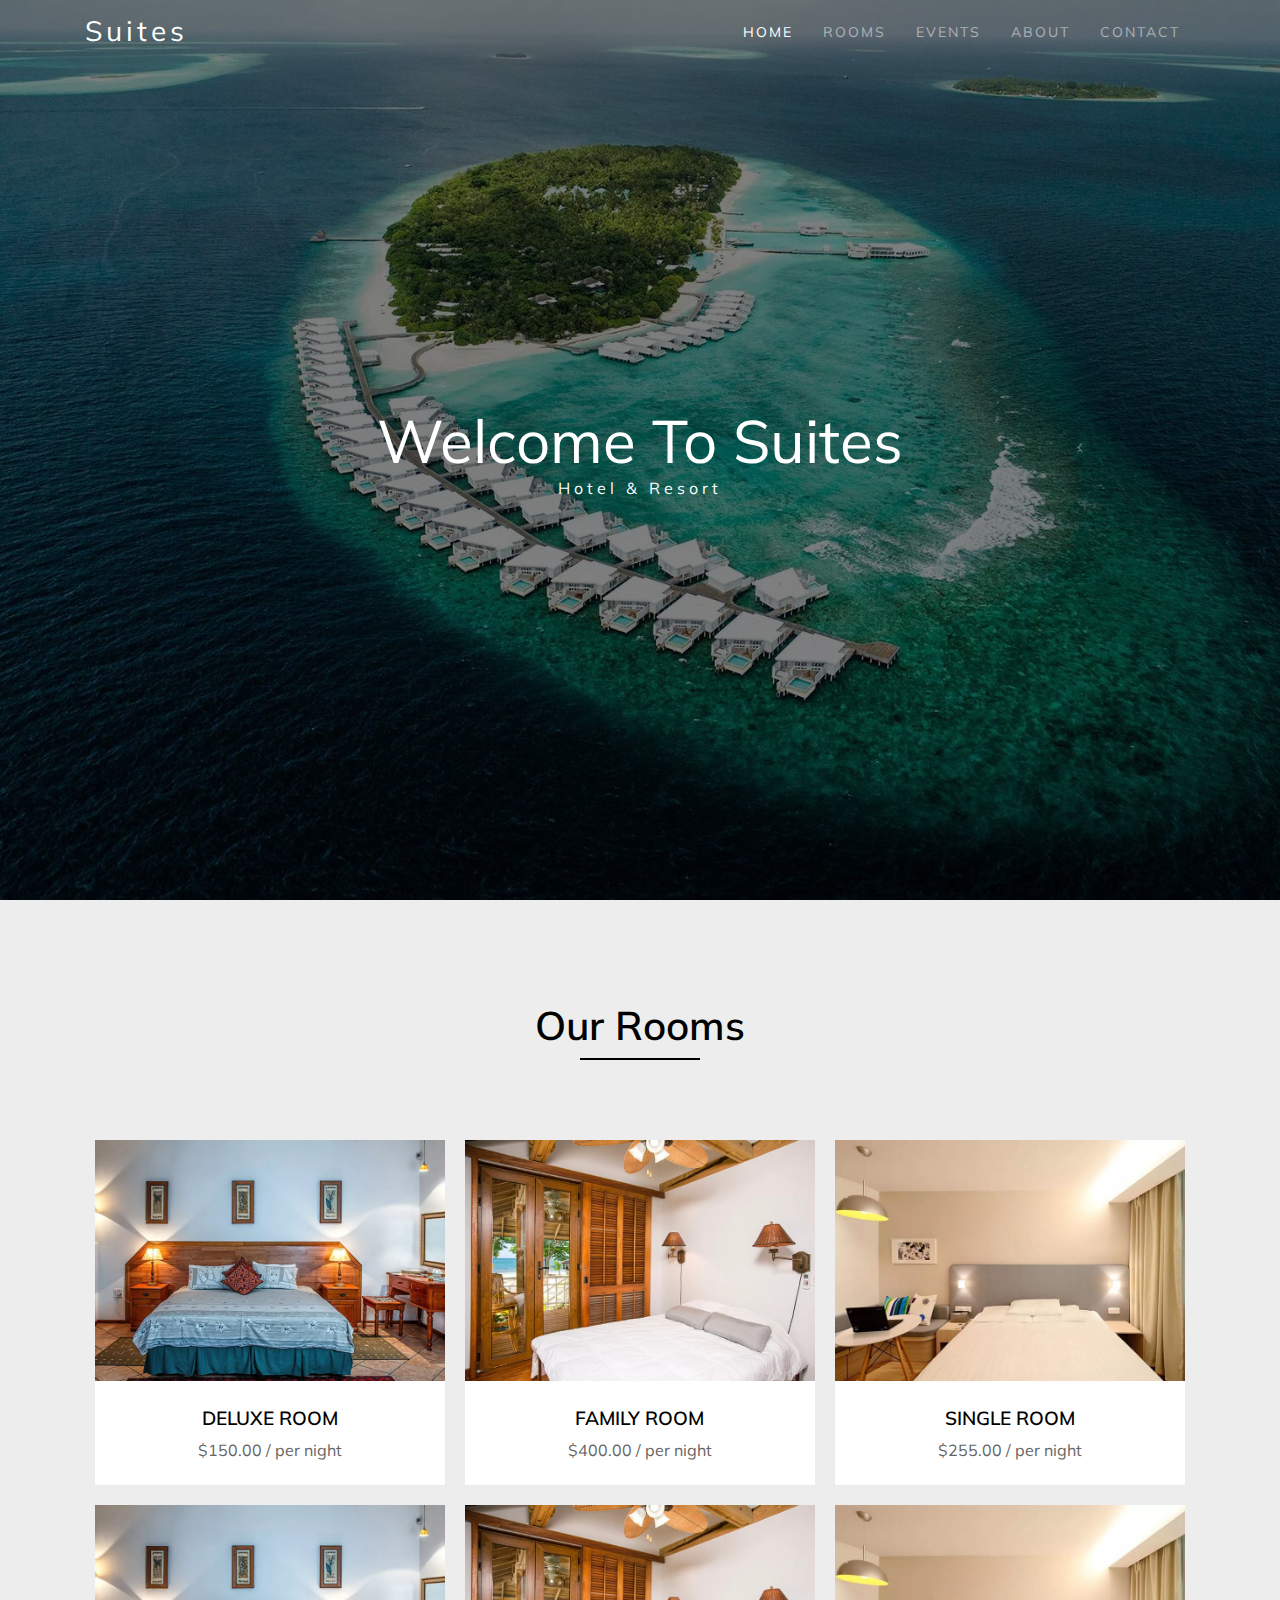
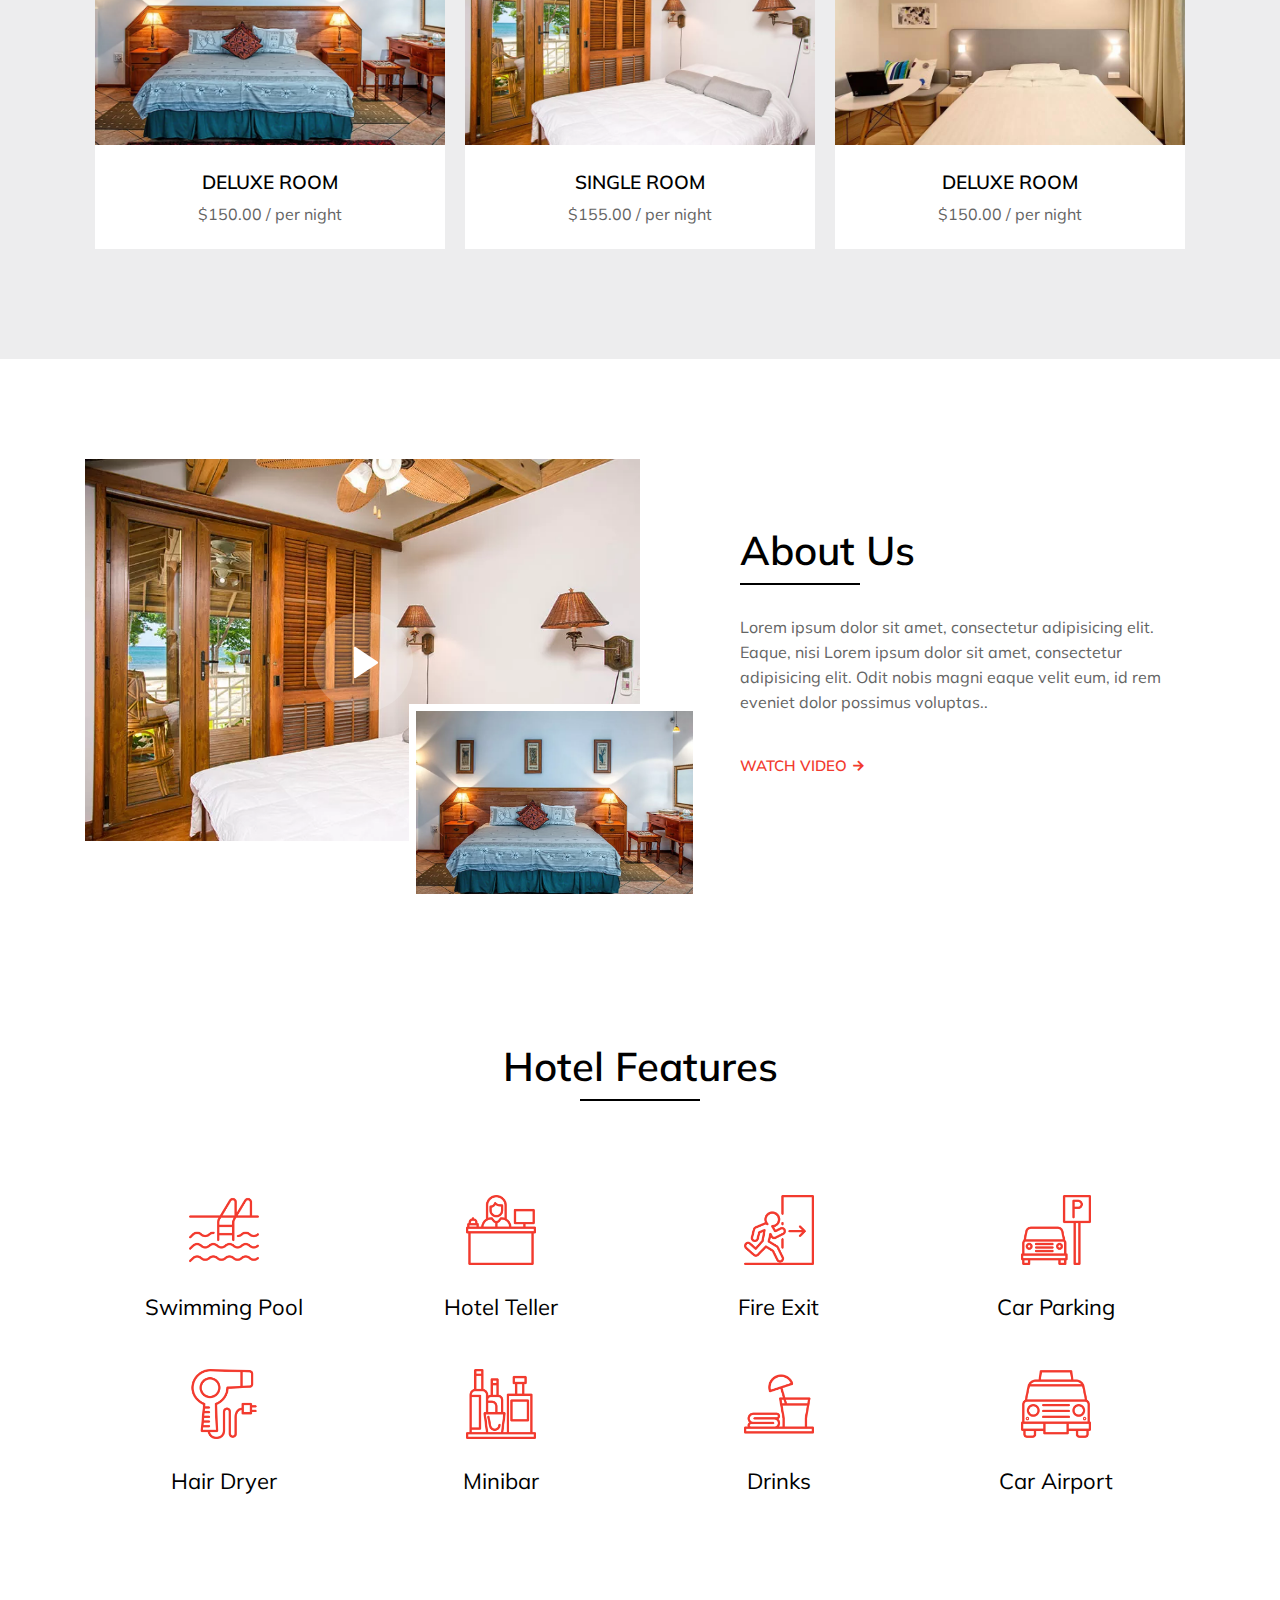
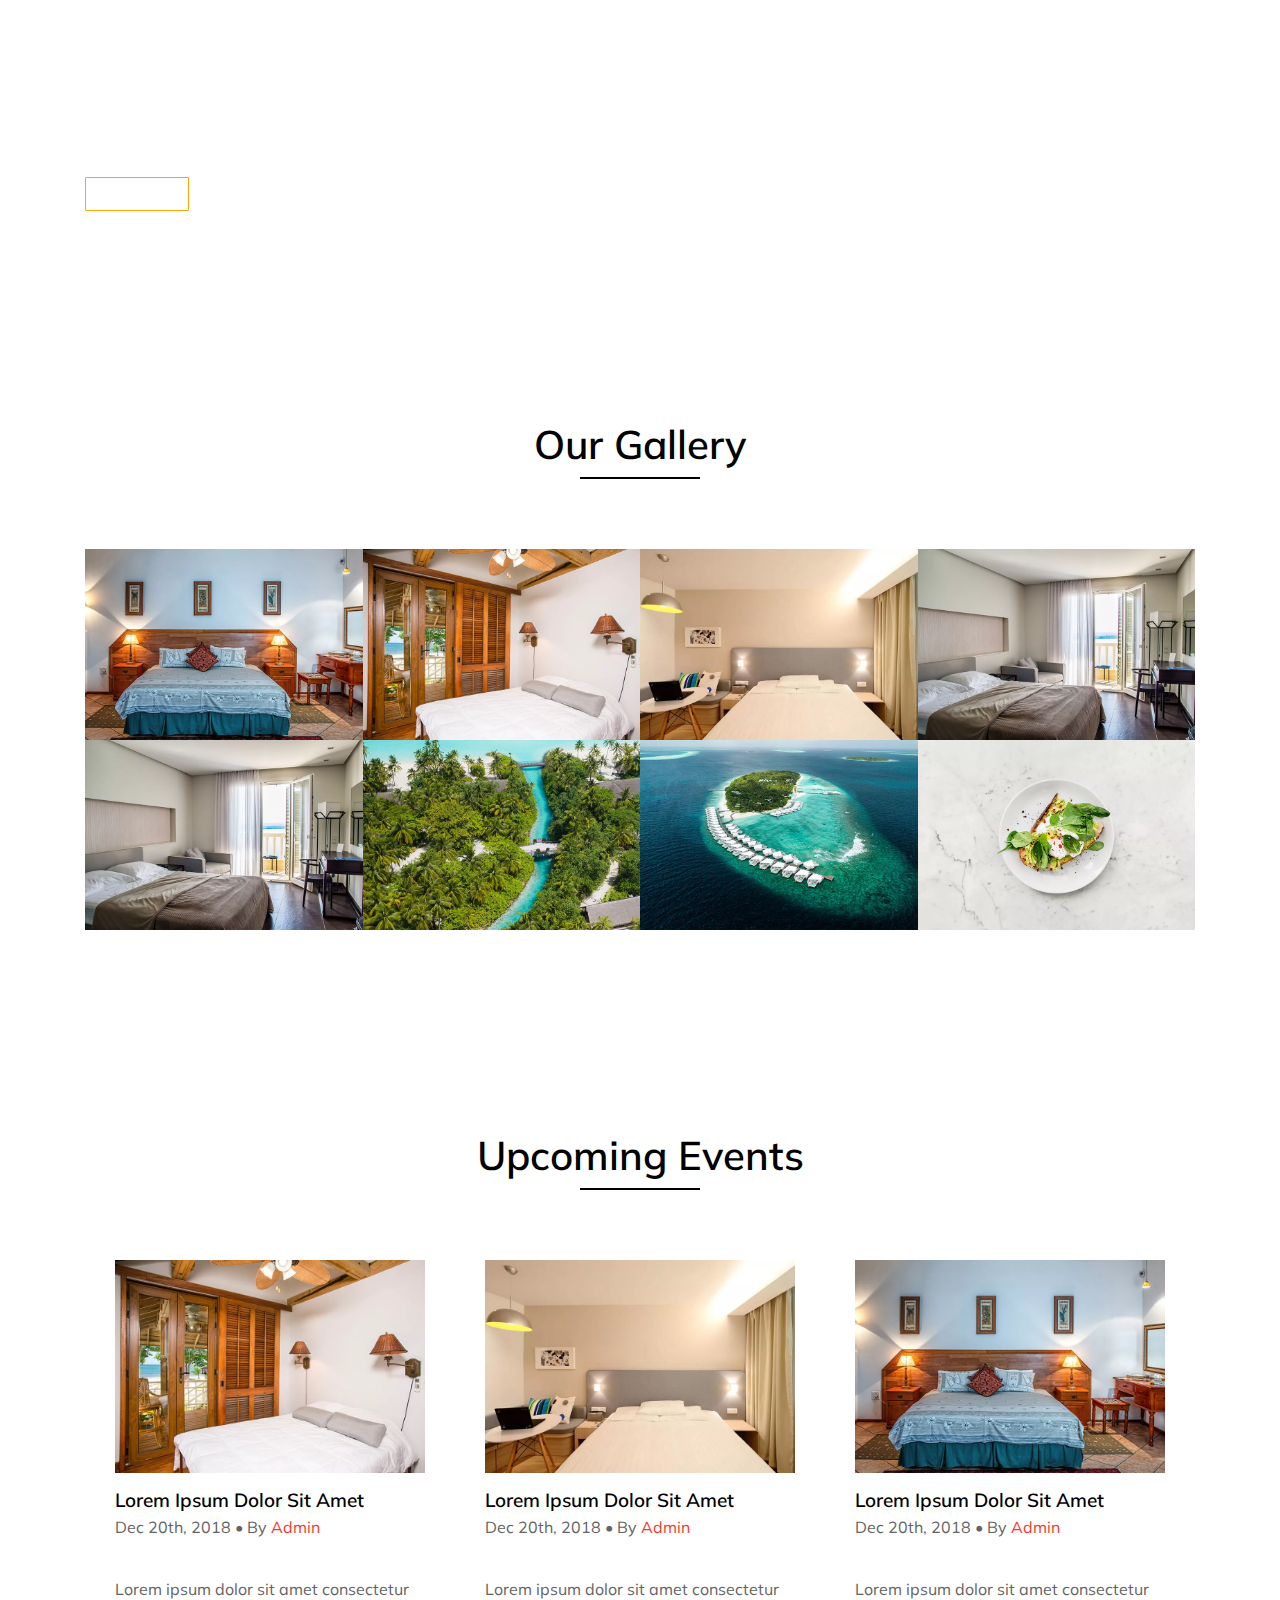
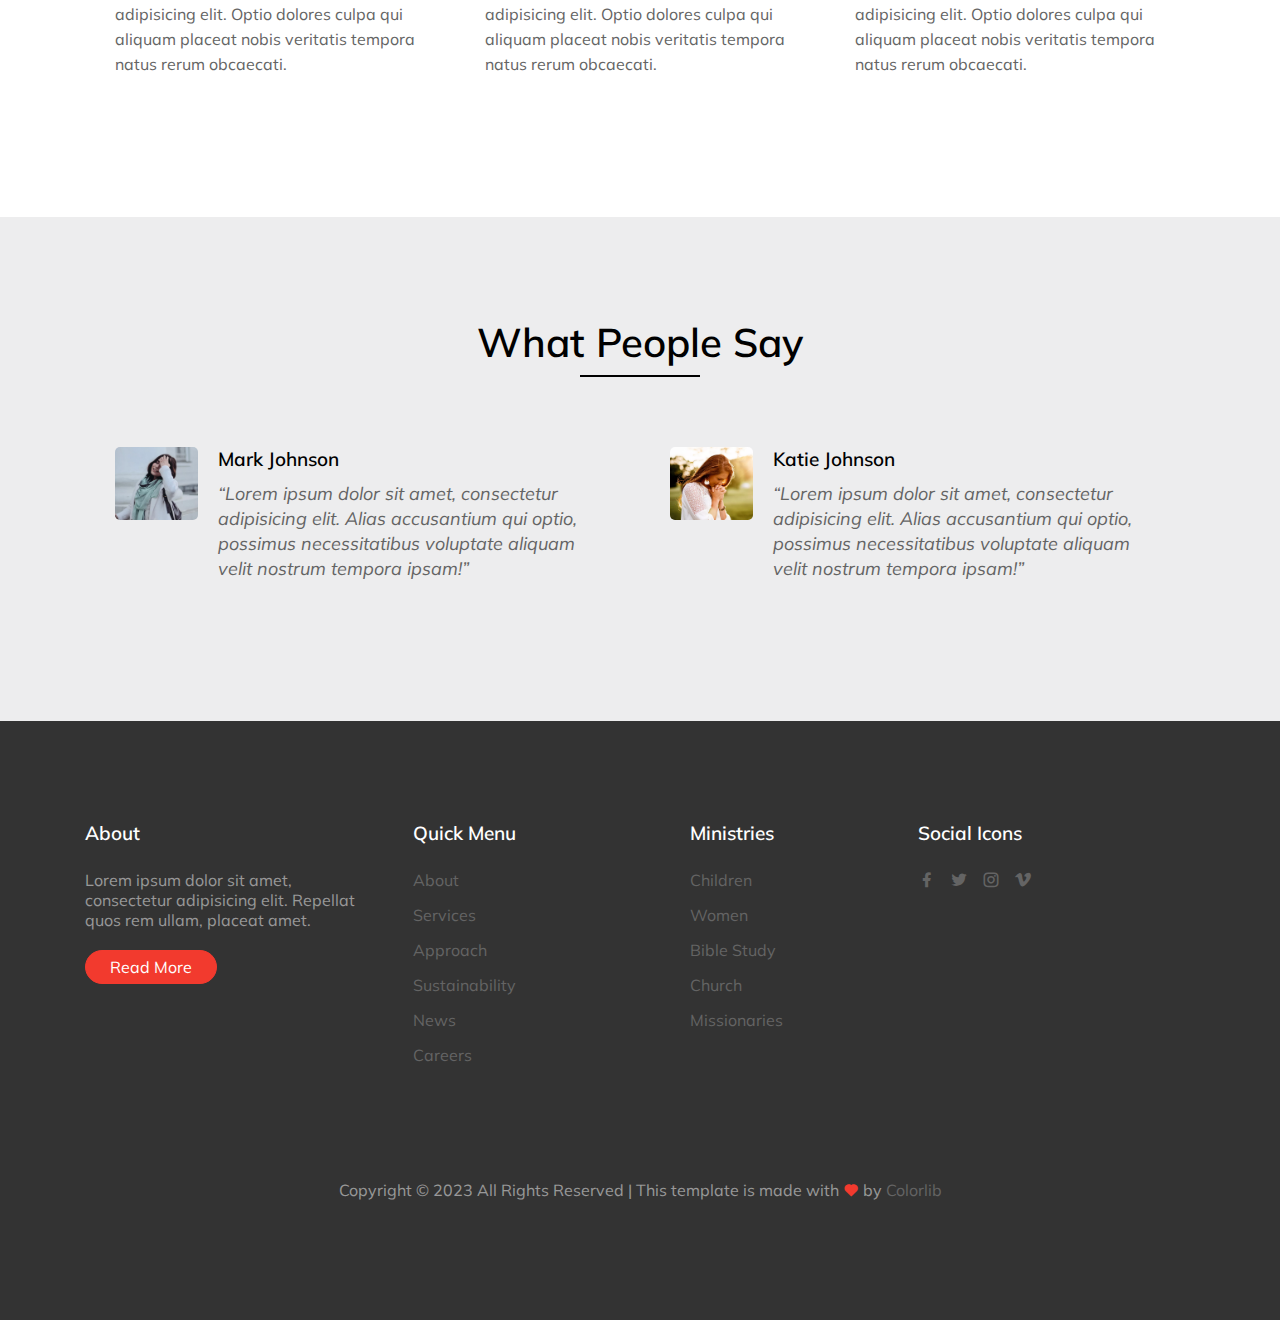
<file: My-Project/port4/index.html>
<!DOCTYPE html>
<html>

<head>
    <meta charset="UTF-8">
    <meta name="viewport" content="width=device-width, initial-scale=1.0">
    <title>Document</title>
    <link rel="stylesheet" href="css/all.min.css">
    <link rel="stylesheet" href="rimix/remixicon.css">
    <link rel="stylesheet" href="fonts/stylesheet.css">
    <link rel="stylesheet" href="css/style.css">
    <link rel="stylesheet" href="css/max.css" type="text/css">
</head>

<body>

    <!-- header -->

    <header>
        <div class="container">
            <div class="d-flex align-center justify-between">
                <div class="logo">
                    <a href="#">Suites</a>
                </div>
                <div class="toggle">
                    <a href="#"><i class="ri-menu-line"></i></a>
                </div>
                <div>
                    <nav>
                        <ul class="d-flex">
                            <li><a href="#">HOME</a></li>
                            <li><a href="#">ROOMS</a></li>
                            <li><a href="#">EVENTS</a></li>
                            <li><a href="#">ABOUT</a></li>
                            <li><a href="#">CONTACT</a></li>
                        </ul>
                    </nav>
                </div>
            </div>
        </div>
    </header>

    <main>

        <!-- banner -->

        <section class="banner">
            <div class="banner-img d-flex justify-center align-center">
                <div class="banner-text">
                    <h1>Welcome To Suites</h1>
                    <p>Hotel & Resort</p>
                </div>
            </div>
        </section>

        <!-- ROOMS -->

        <Section class="py rooms">
            <div class="container">
                <div class="rooms-title text-center">
                    <h2>Our Rooms</h2>
                </div>
                <div class="row">
                    <div class="w-3 w-sm-1">
                        <div class="rooms-items">
                            <div class="rooms-img">
                                <img src="images/r1.jpg" alt="">
                            </div>
                            <div class="rooms-content text-center">
                                <h3>DELUXE ROOM</h3>
                                <p>$150.00 / per night</p>
                            </div>
                        </div>
                    </div>
                    <div class="w-3 w-sm-1">
                        <div class="rooms-items">
                            <div class="rooms-img">
                                <img src="images/r2.jpg" alt="">
                            </div>
                            <div class="rooms-content text-center">
                                <h3>FAMILY ROOM</h3>
                                <p>$400.00 / per night</p>
                            </div>
                        </div>
                    </div>
                    <div class="w-3 w-sm-1">
                        <div class="rooms-items">
                            <div class="rooms-img">
                                <img src="images/r3.jpg" alt="">
                            </div>
                            <div class="rooms-content text-center">
                                <h3>SINGLE ROOM</h3>
                                <p>$255.00 / per night</p>
                            </div>
                        </div>
                    </div>
                    <div class="w-3 w-sm-1">
                        <div class="rooms-items">
                            <div class="rooms-img">
                                <img src="images/r1.jpg" alt="">
                            </div>
                            <div class="rooms-content text-center">
                                <h3>DELUXE ROOM</h3>
                                <p>$150.00 / per night</p>
                            </div>
                        </div>
                    </div>
                    <div class="w-3 w-sm-1">
                        <div class="rooms-items">
                            <div class="rooms-img">
                                <img src="images/r2.jpg" alt="">
                            </div>
                            <div class="rooms-content text-center">
                                <h3>SINGLE ROOM</h3>
                                <p>$155.00 / per night</p>
                            </div>
                        </div>
                    </div>
                    <div class="w-3 w-sm-1">
                        <div class="rooms-items">
                            <div class="rooms-img">
                                <img src="images/r3.jpg" alt="">
                            </div>
                            <div class="rooms-content text-center">
                                <h3>DELUXE ROOM</h3>
                                <p>$150.00 / per night</p>
                            </div>
                        </div>
                    </div>
                </div>
            </div>

        </Section>

        <!-- About  -->

        <section class="py">
            <div class="container">
                <div class="row align-center">
                    <div class="w-2 w-sm-1">
                        <div class="about-img text-center d-flex align-center">
                            <img src="images/r2.jpg" alt="">
                            <a href="#"><i class="ri-play-fill"></i></a>
                        </div>
                    </div>
                    <div class="w-2 w-sm-1">
                        <div class="about-content">
                            <h2>About Us</h2>
                            <p>Lorem ipsum dolor sit amet, consectetur adipisicing elit. Eaque, nisi Lorem ipsum dolor
                                sit amet, consectetur adipisicing elit. Odit nobis magni eaque velit eum, id rem eveniet
                                dolor possimus voluptas..</p>
                            <a href="#">WATCH VIDEO <i class="ri-arrow-right-line"></i></a>
                        </div>
                    </div>
                </div>
            </div>
        </section>

        <!-- Features -->

        <section class="py">
            <div class="container">
                <div class="features-title text-center">
                    <h2>Hotel Features</h2>
                </div>
                <div class="row text-center">
                    <div class="w-4 w-sm-2 w-xs-1">
                        <div class="features">
                            <div class="features-icon">
                                <img src="images/pool.png" alt="" width="70px">
                            </div>
                            <div class="features-content">
                                <h3>Swimming Pool</h3>
                            </div>
                        </div>
                    </div>
                    <div class="w-4 w-sm-2 w-xs-1">
                        <div class="features">
                            <div class="features-icon">
                                <img src="images/desk.png" alt="" width="70px">
                            </div>
                            <div class="features-content">
                                <h3>Hotel Teller</h3>
                            </div>
                        </div>
                    </div>
                    <div class="w-4 w-sm-2 w-xs-1">
                        <div class="features">
                            <div class="features-icon">
                                <img src="images/fire-exit.png" alt="" width="70px">
                            </div>
                            <div class="features-content">
                                <h3>Fire Exit</h3>
                            </div>
                        </div>
                    </div>
                    <div class="w-4 w-sm-2 w-xs-1">
                        <div class="features">
                            <div class="features-icon">
                                <img src="images/parking.png" alt="" width="70px">
                            </div>
                            <div class="features-content">
                                <h3>Car Parking</h3>
                            </div>
                        </div>
                    </div>
                    <div class="w-4 w-sm-2 w-xs-1">
                        <div class="features">
                            <div class="features-icon">
                                <img src="images/hair-dryer.png" alt="" width="70px">
                            </div>
                            <div class="features-content">
                                <h3>Hair Dryer</h3>
                            </div>
                        </div>
                    </div>
                    <div class="w-4 w-sm-2 w-xs-1">
                        <div class="features">
                            <div class="features-icon">
                                <img src="images/minibar.png" alt="" width="70px">
                            </div>
                            <div class="features-content">
                                <h3>Minibar</h3>
                            </div>
                        </div>
                    </div>
                    <div class="w-4 w-sm-2 w-xs-1">
                        <div class="features">
                            <div class="features-icon">
                                <img src="images/drink.png" alt="" width="70px">
                            </div>
                            <div class="features-content">
                                <h3>Drinks</h3>
                            </div>
                        </div>
                    </div>
                    <div class="w-4 w-sm-2 w-xs-1">
                        <div class="features">
                            <div class="features-icon">
                                <img src="images/cab.png" alt="" width="70px">
                            </div>
                            <div class="features-content">
                                <h3>Car Airport</h3>
                            </div>
                        </div>
                    </div>
                </div>
            </div>
        </section>

        <!-- caunt -->

        <section class="caunt py ">
            <div class="container">
                <div class="row align-center">
                    <div class="w-2 w-sm-1">
                        <div class="caunt-title">
                            <h2>Summer Promo 50% Off</h2>
                            <a href="#" class="btn">Avail Now</a>
                        </div>
                    </div>
                    <div class="w-2 w-sm-1">
                        <div class="caunt-content">
                            <p>THE PROMO WILL START IN</p>
                            <ul class="row">
                                <li>00<span>weeks</span></li>
                                <li>00<span>days</span></li>
                                <li>00<span>hr</span></li>
                                <li>00<span>min</span></li>
                                <li>00<span>sec</span></li>
                            </ul>
                        </div>
                    </div>
                </div>
            </div>
        </section>

        <!-- Gallery -->

        <section class="py">
            <div class="container">
                <div class="Gallery-title text-center">
                    <h2>Our Gallery</h2>
                </div>
                <div class="row">
                    <div class="w-4 w-sm-1">
                        <div class="gallery-img">
                            <img src="images/r1.jpg" alt="">
                        </div>
                    </div>
                    <div class="w-4 w-sm-1">
                        <div class="gallery-img">
                            <img src="images/r2.jpg" alt="">
                        </div>
                    </div>
                    <div class="w-4 w-sm-1">
                        <div class="gallery-img">
                            <img src="images/r3.jpg" alt="">
                        </div>
                    </div>
                    <div class="w-4 w-sm-1">
                        <div class="gallery-img">
                            <img src="images/img_4.jpg.webp" alt="">
                        </div>
                    </div>
                    <div class="w-4 w-sm-1">
                        <div class="gallery-img">
                            <img src="images/img_4.jpg.webp" alt="">
                        </div>
                    </div>
                    <div class="w-4 w-sm-1">
                        <div class="gallery-img">
                            <img src="images/img_5.jpg.webp" alt="">
                        </div>
                    </div>
                    <div class="w-4 w-sm-1">
                        <div class="gallery-img">
                            <img src="images/img_6.jpg.webp" alt="">
                        </div>
                    </div>
                    <div class="w-4 w-sm-1">
                        <div class="gallery-img">
                            <img src="images/img_7.jpg.webp" alt="">
                        </div>
                    </div>
                </div>
            </div>
        </section>

        <!-- Events -->

        <section class="py">
            <div class="container">
                <div class="Events-title text-center">
                    <h2>Upcoming Events</h2>
                </div>
                <div class="row">
                    <div class="w-3 w-sm-1">
                        <div class="Events-items">
                            <div class="Events-img">
                                <img src="images/r2.jpg" alt="">
                            </div>
                            <div class="Events-content">
                                <h3>Lorem Ipsum Dolor Sit Amet</h3>
                                <span>Dec 20th, 2018 • By <a href="#">Admin</a></span>
                                <p>Lorem ipsum dolor sit amet consectetur adipisicing elit. Optio dolores culpa qui
                                    aliquam placeat nobis veritatis tempora natus rerum obcaecati.</p>
                            </div>
                        </div>
                    </div>
                    <div class="w-3 w-sm-1">
                        <div class="Events-items">
                            <div class="Events-img">
                                <img src="images/r3.jpg" alt="">
                            </div>
                            <div class="Events-content">
                                <h3>Lorem Ipsum Dolor Sit Amet</h3>
                                <span>Dec 20th, 2018 • By <a href="#">Admin</a></span>
                                <p>Lorem ipsum dolor sit amet consectetur adipisicing elit. Optio dolores culpa qui
                                    aliquam placeat nobis veritatis tempora natus rerum obcaecati.</p>
                            </div>
                        </div>
                    </div>
                    <div class="w-3 w-sm-1">
                        <div class="Events-items">
                            <div class="Events-img">
                                <img src="images/r1.jpg" alt="">
                            </div>
                            <div class="Events-content">
                                <h3>Lorem Ipsum Dolor Sit Amet</h3>
                                <span>Dec 20th, 2018 • By <a href="#">Admin</a></span>
                                <p>Lorem ipsum dolor sit amet consectetur adipisicing elit. Optio dolores culpa qui
                                    aliquam placeat nobis veritatis tempora natus rerum obcaecati.</p>
                            </div>
                        </div>
                    </div>
                </div>
            </div>
        </section>

        <!-- Review -->

        <section class="Review py">
            <div class="container">
                <div class="Review-title text-center">
                    <h2>What People Say</h2>
                </div>
                <div class="row">
                    <div class="w-2 w-sm-1">
                        <div class="Review-items d-flex">
                            <div class="Review-img">
                                <img src="images/person_4.jpg.webp" alt="" width="280px">
                            </div>
                            <div class="Review-content">
                                <h3>Mark Johnson</h3>
                                <p>“Lorem ipsum dolor sit amet, consectetur adipisicing elit. Alias accusantium qui
                                    optio, possimus necessitatibus voluptate aliquam velit nostrum tempora ipsam!”</p>
                            </div>
                        </div>
                    </div>
                    <div class="w-2 w-sm-1">
                        <div class="Review-items d-flex">
                            <div class="Review-img">
                                <img src="images/person_1.jpg.webp" alt="" width="280px">
                            </div>
                            <div class="Review-content">
                                <h3>Katie Johnson</h3>
                                <p>“Lorem ipsum dolor sit amet, consectetur adipisicing elit. Alias accusantium qui
                                    optio, possimus necessitatibus voluptate aliquam velit nostrum tempora ipsam!”</p>
                            </div>
                        </div>
                    </div>
                </div>
            </div>
        </section>
    </main>

<!-- footer  -->
    <footer class="py px">
        <div class="container">
            <div class="row">
                <div class="w-4 w-sm-1">
                    <div class="footer-about">
                        <h3>About</h3>
                        <p>Lorem ipsum dolor sit amet, consectetur adipisicing elit. Repellat quos rem ullam, placeat amet.</p>
                        <a href="#">Read More</a>
                    </div>
                </div>
                <div class="w-4 w-sm-1">
                    <div class="footer-liste">
                        <h3>Quick Menu</h3>
                        <ul>
                            <li><a href="#">About</a></li>
                            <li><a href="#">Services</a></li>
                            <li><a href="#">Approach</a></li>
                            <li><a href="#">Sustainability</a></li>
                            <li><a href="#">News</a></li>
                            <li><a href="#">Careers</a></li>
                        </ul>
                    </div>
                </div>
                <div class="w-4 w-sm-1">
                    <div class="footer-liste">
                        <h3>Ministries</h3>
                        <ul>
                            <li><a href="#">Children</a></li>
                            <li><a href="#">Women</a></li>
                            <li><a href="#">Bible Study</a></li>
                            <li><a href="#">Church</a></li>
                            <li><a href="#">Missionaries</a></li>
                        </ul>
                    </div>
                </div>
                <div class="w-4 w-sm-1">
                    <div class="footer-icon">
                        <h3>Social Icons</h3>
                            <a href="#"><i class="ri-facebook-fill"></i></a>
                            <a href="#"><i class="ri-twitter-fill"></i></a>
                            <a href="#"><i class="ri-instagram-line"></i></a>
                            <a href="#"><i class="ri-vimeo-fill"></i></a>
                        </div>
                </div>
            </div>
            <div class="copy-right text-center">
                <p>Copyright © 2023 All Rights Reserved | This template is made with <i class="ri-heart-fill"></i> by <a href="#">Colorlib</a></p>
            </div>
        </div>
    </footer>
</body>

</html>
</file>
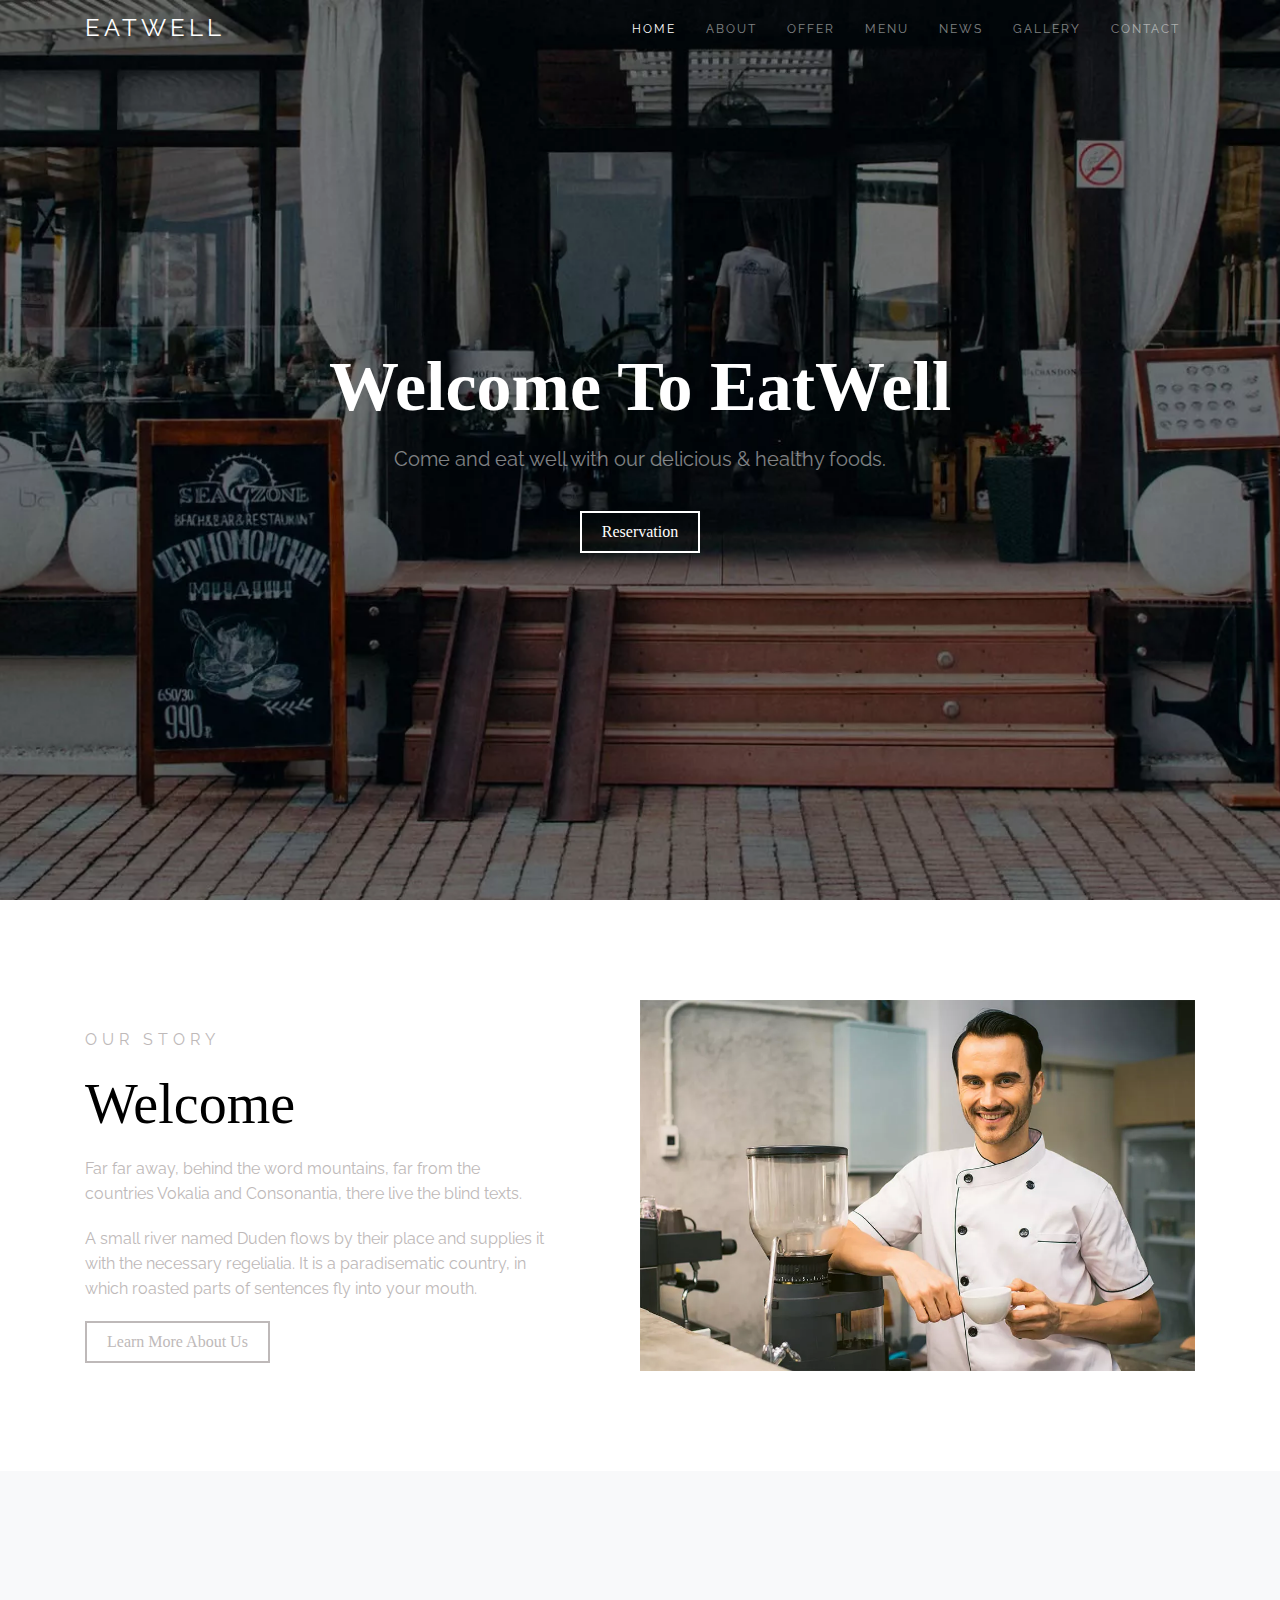
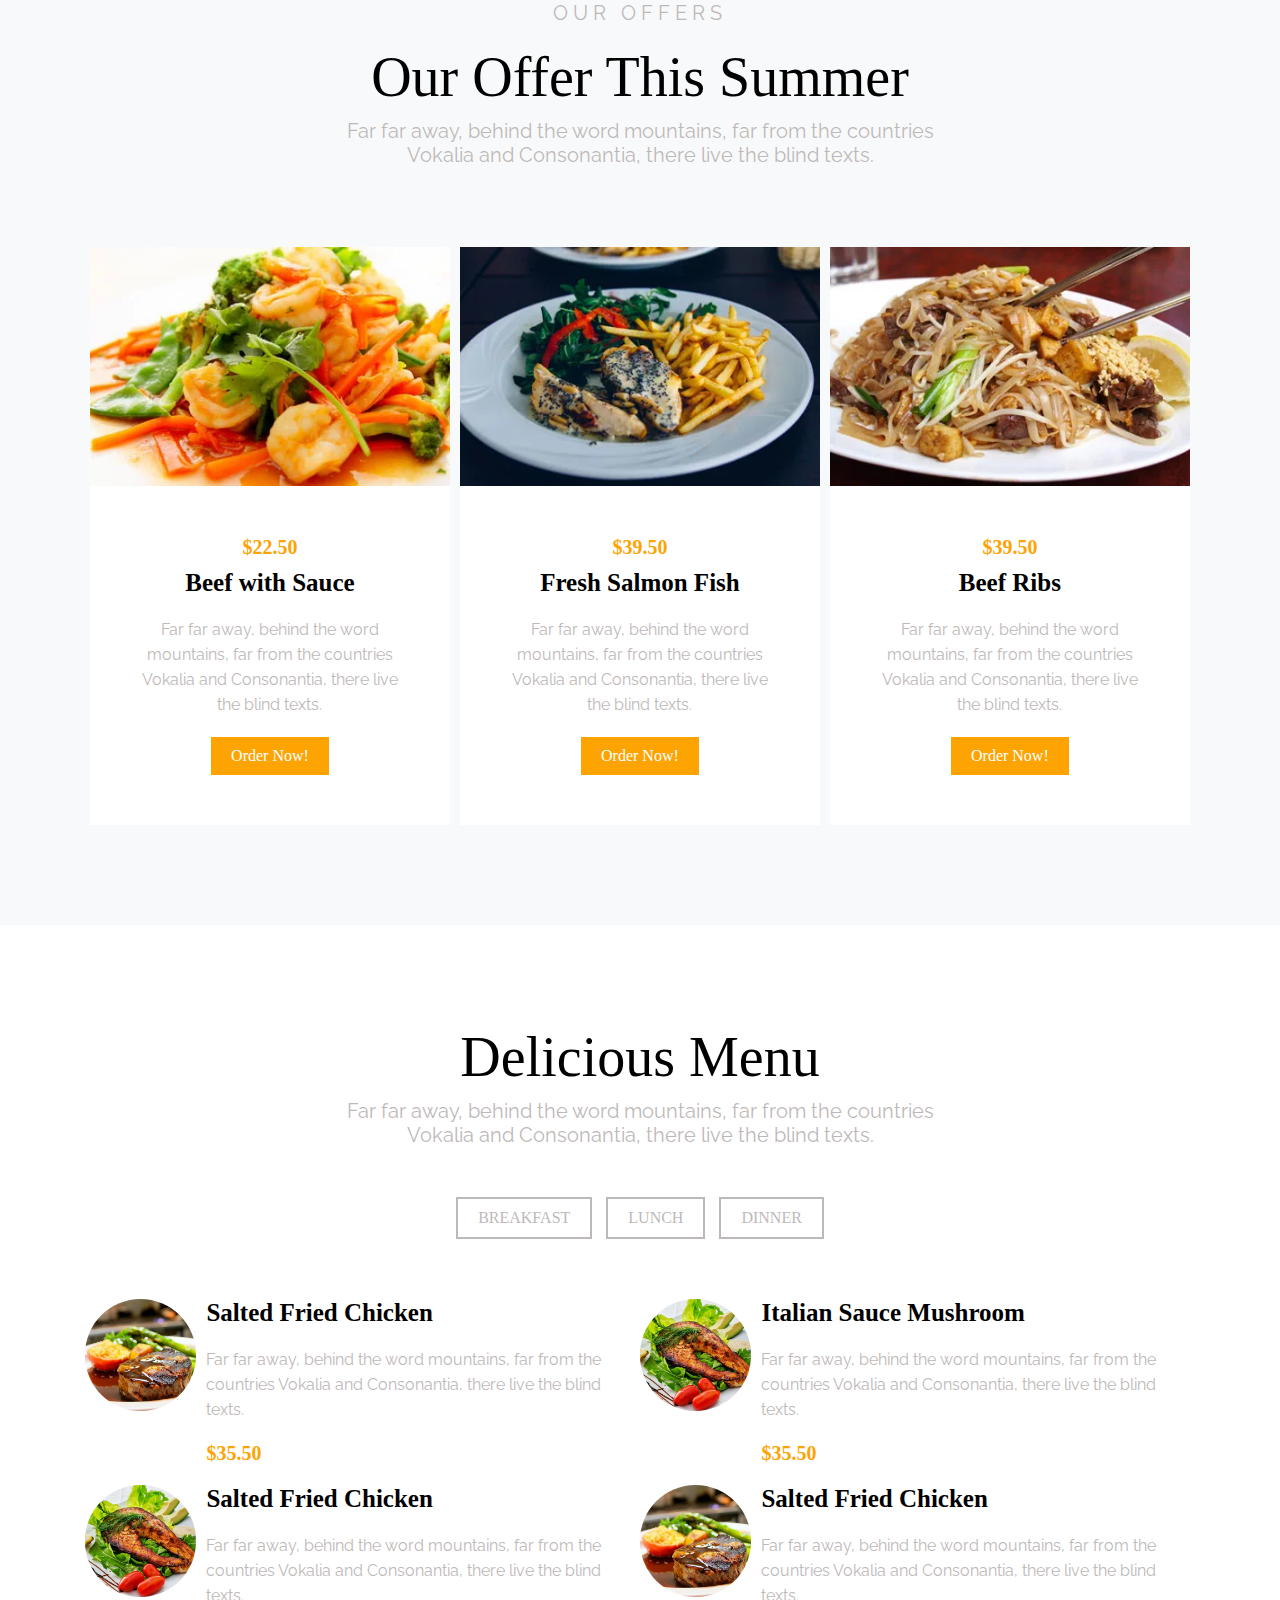
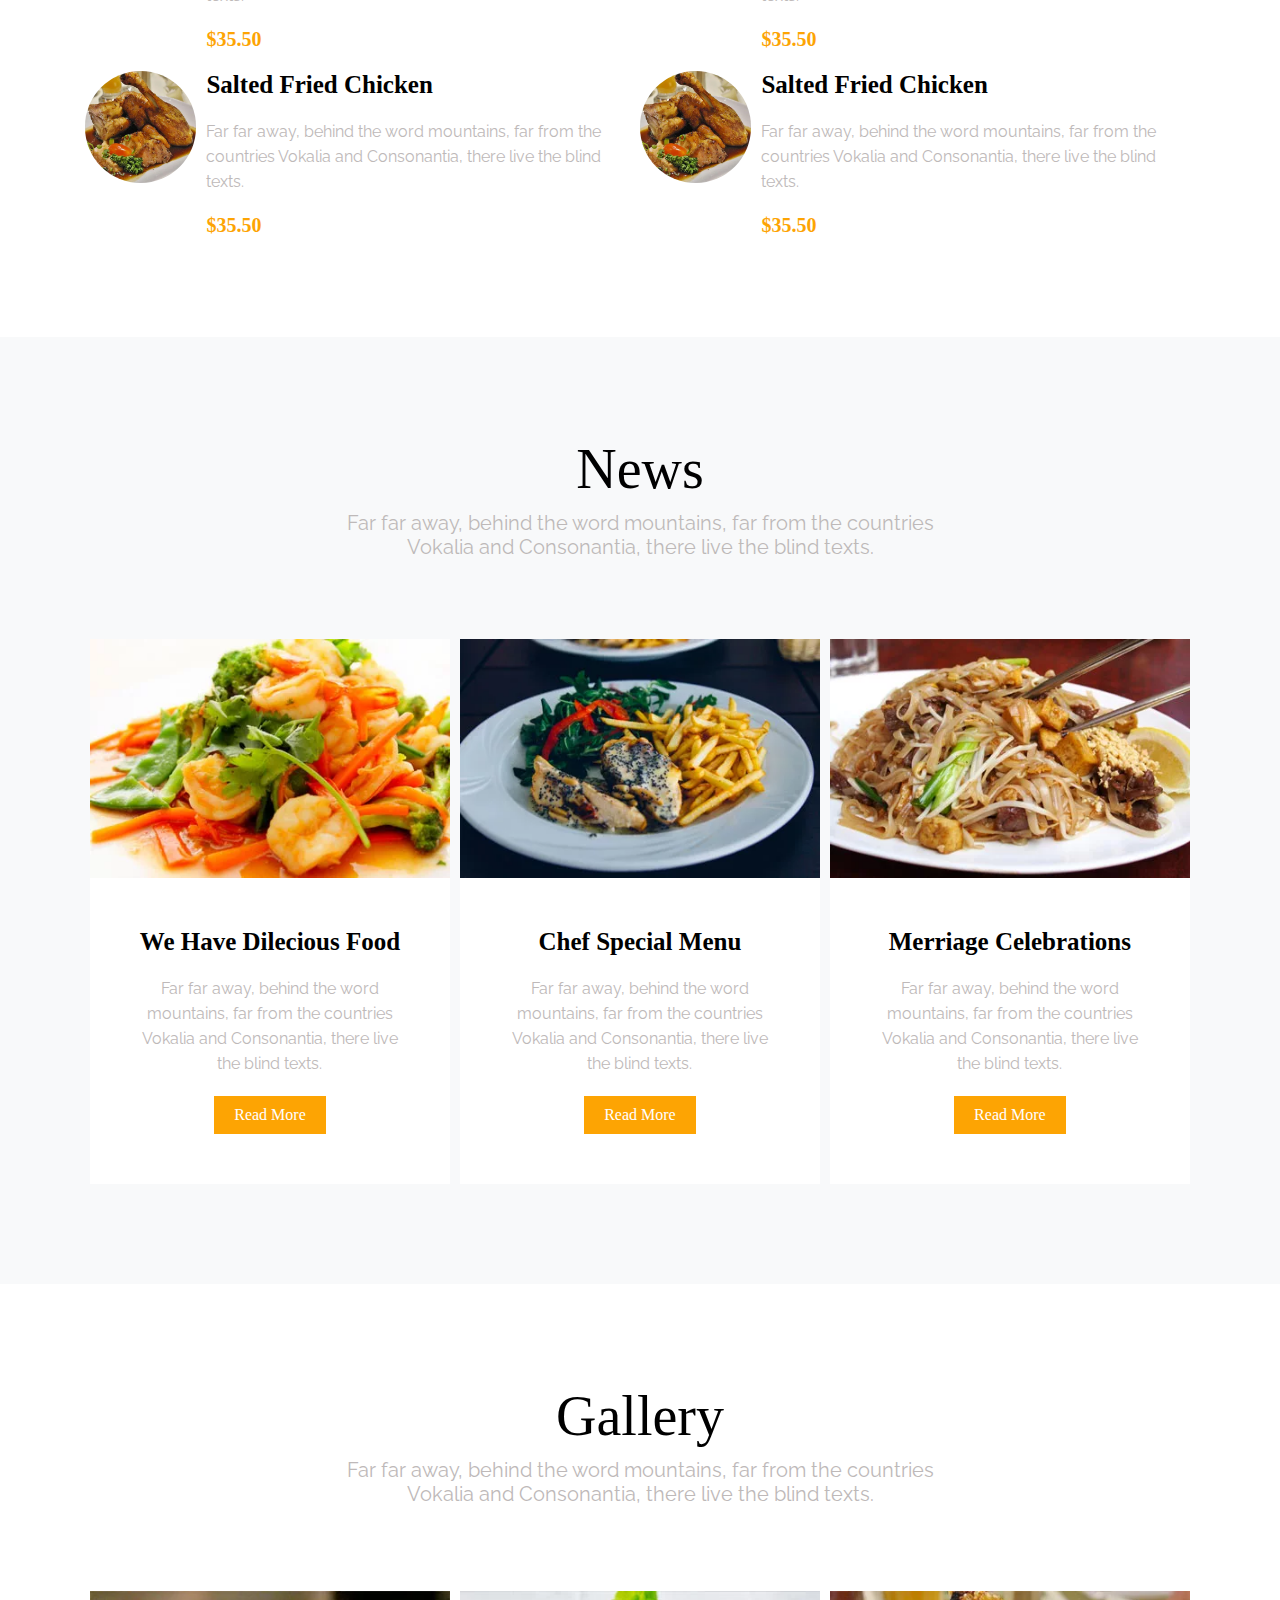
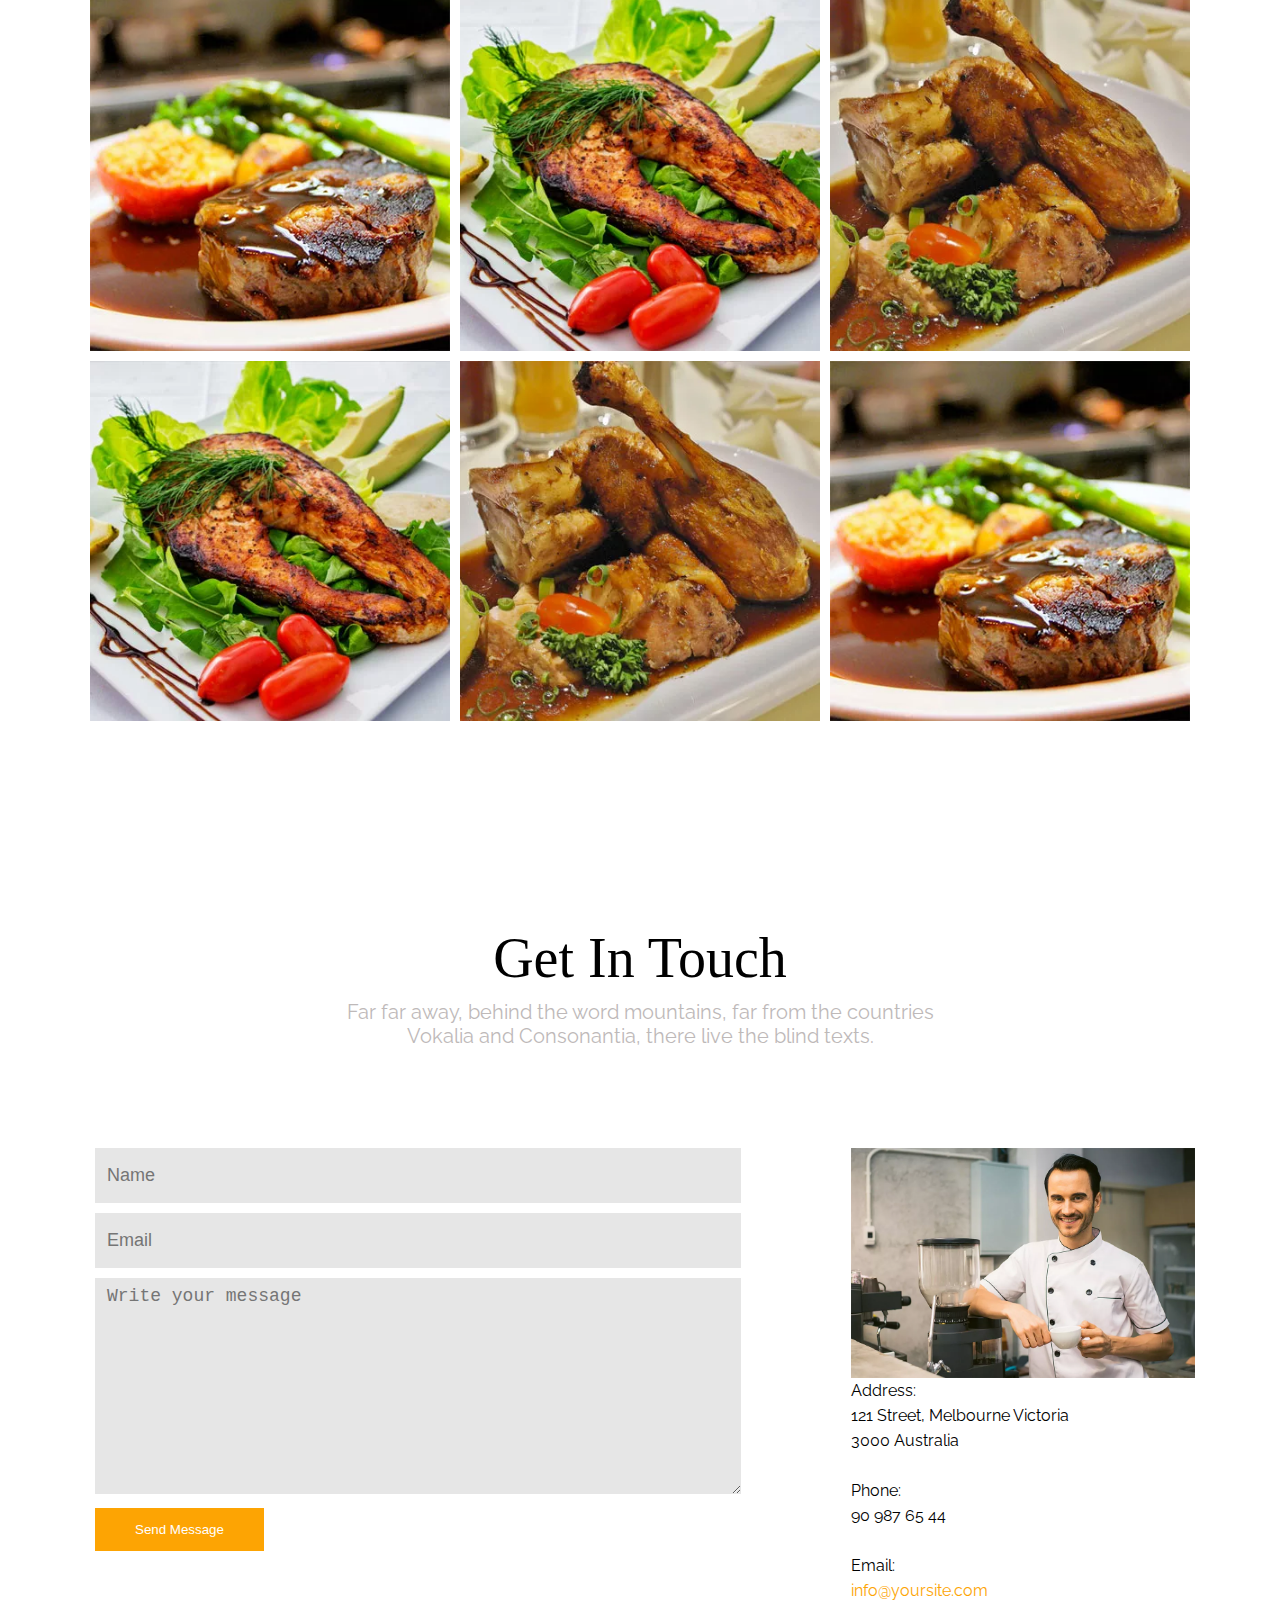
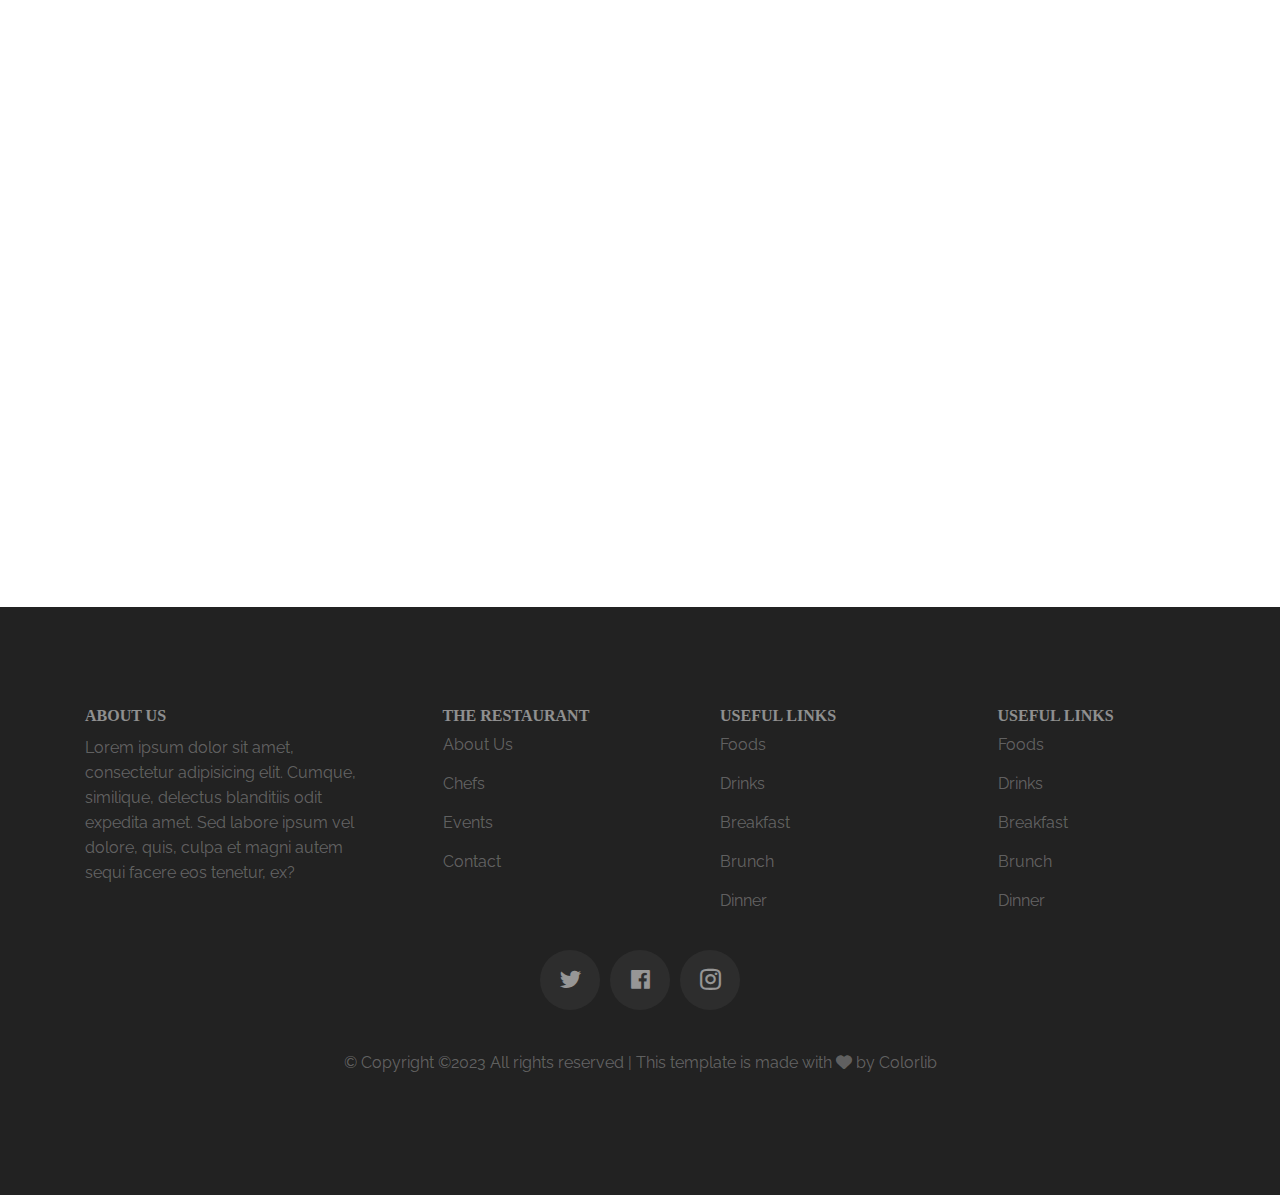
<file: My-Project/port5/index.html>
<!DOCTYPE html>
<html>

<head>
    <meta charset="UTF-8">
    <meta name="viewport" content="width=device-width, initial-scale=1.0">
    <title>Document</title>
    <link rel="stylesheet" href="css/all.min.css">
    <link rel="stylesheet" href="rimix/remixicon.css">
    <link rel="stylesheet" href="fonts/Raleway 1/stylesheet.css">
    <link rel="stylesheet" href="css/style.css">
    <link rel="stylesheet" href="css/max.css" type="text/css">
</head>

<body>

    <!-- Header -->

    <header>
        <nav>
            <div class="container">
                <div class="header d-flex justify-between align-center">
                    <div class="logo">
                        <a href="#">EATWELL</a>
                    </div>

                    <div class="toggle">
                        <a href="#"><i class="ri-menu-line"></i></a>
                    </div>

                    <ul class="d-flex">
                        <li><a href="#" class="h1">HOME</a></li>
                        <li><a href="#">ABOUT</a></li>
                        <li><a href="#">OFFER</a></li>
                        <li><a href="#">MENU</a></li>
                        <li><a href="#">NEWS</a></li>
                        <li><a href="#">GALLERY</a></li>
                        <li><a href="#">CONTACT</a></li>
                    </ul>
                </div>
            </div>
        </nav>
    </header>

    <!-- banner -->

    <main>
        <section class="banner">
            <div class="banner-img d-flex justify-center align-center">
                <div>
                    <h1>Welcome To EatWell</h1>
                    <p>Come and eat well with our delicious &amp; healthy foods.</p>
                    <a href="#">Reservation</a>
                </div>
            </div>
        </section>

        <!-- ABOUT -->

        <section class="about py">
            <div class="container">
                <div class="row align-center">
                    <div class="w-2 w-sm-1">
                        <div class="about-body">
                            <p class="ap">OUR STORY</p>
                            <h2>Welcome</h2>
                            <p>Far far away, behind the word mountains, far from the countries Vokalia and Consonantia,
                                there
                                live the blind texts.</p>
                            <p>A small river named Duden flows by their place and supplies it with the necessary
                                regelialia. It
                                is a paradisematic country, in which roasted parts of sentences fly into your mouth.</p>
                            <a href="#">Learn More About Us</a>
                        </div>
                    </div>
                    <div class="w-2 w-sm-1">
                        <img src="images/about_img_1.jpg" alt="about" title="about" width="100%">
                    </div>
                </div>
            </div>
        </section>

        <!-- Offer -->

        <section class=" Offer text-center py">
            <div class="container">
                <div class="Offer-head">
                    <p class="ap">OUR OFFERS</p>
                    <h2>Our Offer This Summer</h2>
                    <p>Far far away, behind the word mountains, far from the countries Vokalia and Consonantia, there
                        live the blind texts.</p>
                </div>
                <div class="row">
                    <div class="w-3 w-sm-2 w-xs-1">
                        <div class="Offer-m">
                            <div class="Offer-img">
                                <img src="images/offer_1.jpg" alt="offer_1" width="100%">
                            </div>
                            <div class="Offer-content">
                                <h5>$22.50</h5>
                                <h3>Beef with Sauce</h3>
                                <p>Far far away, behind the word mountains, far from the countries Vokalia and
                                    Consonantia,
                                    there live the blind texts.</p>
                                <a href="#" class="btn">Order Now!</a>
                            </div>
                        </div>
                    </div>

                    <div class="w-3 w-sm-2 w-xs-1">
                        <div class="Offer-m">
                            <div class="Offer-img">
                                <img src="images/offer_2.jpg" alt="offer_2" width="100%">
                            </div>
                            <div class="Offer-content">
                                <h5>$39.50</h5>
                                <h3>Fresh Salmon Fish</h3>
                                <p>Far far away, behind the word mountains, far from the countries Vokalia and
                                    Consonantia,
                                    there live the blind texts.</p>
                                <a href="#" class="btn">Order Now!</a>
                            </div>
                        </div>
                    </div>

                    <div class="w-3 w-sm-2 w-xs-1">
                        <div class="Offer-m">
                            <div class="Offer-img">
                                <img src="images/offer_3.jpg" alt="offer_3" width="100%">
                            </div>
                            <div class="Offer-content">
                                <h5>$39.50</h5>
                                <h3>Beef Ribs</h3>
                                <p>Far far away, behind the word mountains, far from the countries Vokalia and
                                    Consonantia,
                                    there live the blind texts.</p>
                                <a href="#" class="btn">Order Now!</a>
                            </div>
                        </div>
                    </div>
                </div>
            </div>
        </section>

        <!-- Menu -->

        <section class="py">
            <div class="container">
                <div class="Menu-title text-center">
                    <h2>Delicious Menu</h2>
                    <p>Far far away, behind the word mountains, far from the countries Vokalia and Consonantia, there
                        live the blind texts.</p>
                    <a href="javascript:void(0)">BREAKFAST</a>
                    <a href="javascript:void(0)">LUNCH</a>
                    <a href="javascript:void(0)">DINNER</a>
                </div>
                <div class="row">
                    <!--1-->
                    <div class="w-2 w-sm-1">
                        <div class="Menu-content d-flex">
                            <div class="Menu-img">
                                <img src="images/menu_1.jpg" alt="menu_1">
                            </div>
                            <div class="menu-body">
                                <h3>Salted Fried Chicken</h3>
                                <p>Far far away, behind the word mountains, far from the countries Vokalia and
                                    Consonantia, there live the blind texts.</p>
                                <h5>$35.50</h5>
                            </div>
                        </div>

                    </div>
                    <!-- 2 -->
                    <div class="w-2 w-sm-1">
                        <div class="Menu-content d-flex">
                            <div class="Menu-img">
                                <img src="images/menu_2.jpg" alt="menu_2">
                            </div>
                            <div class="menu-body">
                                <h3>Italian Sauce Mushroom</h3>
                                <p>Far far away, behind the word mountains, far from the countries Vokalia and
                                    Consonantia, there live the blind texts.</p>
                                <h5>$35.50</h5>
                            </div>
                        </div>
                    </div>
                    <!-- 3 -->
                    <div class="w-2 w-sm-1">
                        <div class="Menu-content d-flex">
                            <div class="Menu-img">
                                <img src="images/menu_2.jpg" alt="menu_2">
                            </div>
                            <div class="menu-body">
                                <h3>Salted Fried Chicken</h3>
                                <p>Far far away, behind the word mountains, far from the countries Vokalia and
                                    Consonantia, there live the blind texts.</p>
                                <h5>$35.50</h5>
                            </div>
                        </div>
                    </div>
                    <!-- 4 -->
                    <div class="w-2 w-sm-1">
                        <div class="Menu-content d-flex">
                            <div class="Menu-img">
                                <img src="images/menu_1.jpg" alt="menu_1">
                            </div>
                            <div class="menu-body">
                                <h3>Salted Fried Chicken</h3>
                                <p>Far far away, behind the word mountains, far from the countries Vokalia and
                                    Consonantia, there live the blind texts.</p>
                                <h5>$35.50</h5>
                            </div>
                        </div>
                    </div>
                    <!-- 5 -->
                    <div class="w-2 w-sm-1">
                        <div class="Menu-content d-flex">
                            <div class="Menu-img">
                                <img src="images/menu_3.jpg" alt="menu_3">
                            </div>
                            <div class="menu-body">
                                <h3>Salted Fried Chicken</h3>
                                <p>Far far away, behind the word mountains, far from the countries Vokalia and
                                    Consonantia, there live the blind texts.</p>
                                <h5>$35.50</h5>
                            </div>
                        </div>
                    </div>
                    <!-- 6 -->
                    <div class="w-2 w-sm-1">
                        <div class="Menu-content d-flex">
                            <div class="Menu-img">
                                <img src="images/menu_3.jpg" alt="menu_3">
                            </div>
                            <div class="menu-body">
                                <h3>Salted Fried Chicken</h3>
                                <p>Far far away, behind the word mountains, far from the countries Vokalia and
                                    Consonantia, there live the blind texts.</p>
                                <h5>$35.50</h5>
                            </div>
                        </div>
                    </div>
                </div>
            </div>
        </section>

        <!-- NEWS -->

        <section class=" news text-center py">
            <div class="container">
                <div class="news-head">
                    <h2>News</h2>
                    <p>Far far away, behind the word mountains, far from the countries Vokalia and Consonantia, there
                        live the blind texts.</p>
                </div>
                <div class="row">
                    <div class="w-3 w-sm-2 w-xs-1">
                        <div class="news-m">
                            <div class="news-img">
                                <img src="images/offer_1.jpg" alt="offer_1" width="100%">
                            </div>
                            <div class="news-content">
                                <h3>We Have Dilecious Food</h3>
                                <p>Far far away, behind the word mountains, far from the countries Vokalia and
                                    Consonantia,
                                    there live the blind texts.</p>
                                <a href="#" class="btn">Read More</a>
                            </div>
                        </div>
                    </div>

                    <div class="w-3 w-sm-2 w-xs-1">
                        <div class="news-m">
                            <div class="news-img">
                                <img src="images/offer_2.jpg" alt="offer_2" width="100%">
                            </div>
                            <div class="news-content">
                                <h3>Chef Special Menu</h3>
                                <p>Far far away, behind the word mountains, far from the countries Vokalia and
                                    Consonantia,
                                    there live the blind texts.</p>
                                <a href="#" class="btn">Read More</a>
                            </div>
                        </div>
                    </div>

                    <div class="w-3 w-sm-2 w-xs-1">
                        <div class="news-m">
                            <div class="news-img">
                                <img src="images/offer_3.jpg" alt="offer_3" width="100%">
                            </div>
                            <div class="news-content">
                                <h3>Merriage Celebrations</h3>
                                <p>Far far away, behind the word mountains, far from the countries Vokalia and
                                    Consonantia,
                                    there live the blind texts.</p>
                                <a href="#" class="btn">Read More</a>
                            </div>
                        </div>
                    </div>
                </div>
            </div>
        </section>

        <!-- Gallery -->

        <section class="py">
            <div class="container">
                <div class="Gallery-title text-center">
                    <h2>Gallery</h2>
                    <p>Far far away, behind the word mountains, far from the countries Vokalia
                        and Consonantia, there live the blind texts.</p>
                </div>
                <div class="row">
                    <div class="w-3 w-sm-2 w-xs-1">
                        <div class="Gallery-img">
                            <img src="images/menu_1.jpg" alt="menu_1" width="100%">
                        </div>
                    </div>
                    <div class="w-3 w-sm-2 w-xs-1">
                        <div class="Gallery-img">
                            <img src="images/menu_2.jpg" alt="menu_1" width="100%">
                        </div>
                    </div>
                    <div class="w-3 w-sm-2 w-xs-1">
                        <div class="Gallery-img">
                            <img src="images/menu_3.jpg" alt="menu_1" width="100%">
                        </div>
                    </div>
                    <div class="w-3 w-sm-2 w-xs-1">
                        <div class="Gallery-img">
                            <img src="images/menu_2.jpg" alt="menu_1" width="100%">
                        </div>
                    </div>
                    <div class="w-3 w-sm-2 w-xs-1">
                        <div class="Gallery-img">
                            <img src="images/menu_3.jpg" alt="menu_1" width="100%">
                        </div>
                    </div>
                    <div class="w-3 w-sm-2 w-xs-1">
                        <div class="Gallery-img">
                            <img src="images/menu_1.jpg" alt="menu_1" width="100%">
                        </div>
                    </div>
                </div>
            </div>
            </div>
        </section>

        <!-- Get In Touch -->

        <section class="py">
            <div class="container">
                <div class="Touch-title text-center">
                    <h2>Get In Touch</h2>
                    <p>Far far away, behind the word mountains, far from the countries Vokalia and Consonantia, there
                        live the blind texts.</p>
                </div>
            </div>
            <!-- form -->
            <div class="container">
                <div class="row ">
                    <div class="W-60 w-sm-1">
                        <div class="form">
                            <form>
                                <div class="form-group">
                                    <!-- <label for="name" class="sr-only">Name</label> -->
                                    <input type="text" class="form-control" id="name" placeholder="Name">
                                </div>
                                <div class="form-group">
                                    <!-- <label for="email" class="sr-only">Email</label> -->
                                    <input type="text" class="form-control" id="email" placeholder="Email">
                                </div>
                                <div class="form-group">
                                    <!-- <label for="message" class="sr-only">Message</label> -->
                                    <textarea name="message" id="message" cols="30" rows="10" class="form-control-1"
                                        placeholder="Write your message"></textarea>
                                </div>
                                <div class="form-group">
                                    <input type="submit" class="btn" value="Send Message">
                                </div>
                            </form>
                        </div>
                    </div>
                    <div class="W-40 w-sm-1">
                        <div class="form-img">
                            <img src="images/about_img_1.jpg" alt="" class="img-fluid" width="350px">
                            <p>
                                Address: <br> 121 Street, Melbourne Victoria <br> 3000 Australia <br> <br>
                                Phone: <br> 90 987 65 44 <br> <br>
                                Email: <br> <a href="mailto:info@yoursite.com">info@yoursite.com</a>
                            </p>
                        </div>
                    </div>
                </div>
            </div>
        </section>
        <!-- map -->
        <section>
            <iframe
                src="https://www.google.com/maps/embed?pb=!1m14!1m12!1m3!1d14877.47071409418!2d72.88699274999999!3d21.2172638!2m3!1f0!2f0!3f0!3m2!1i1024!2i768!4f13.1!5e0!3m2!1sen!2sin!4v1692431052335!5m2!1sen!2sin"
                width="100%" height="500" style="border:0;"></iframe>
        </section>
    </main>

    <!-- footer -->
    <footer class="py">
        <div class="container">
            <div class="row">
                <div class="w-4 w-sm-2 w-xs-1">
                    <div class="footer-content">
                        <h4>ABOUT US</h4>
                        <p>Lorem ipsum dolor sit amet, consectetur adipisicing elit. Cumque, similique, delectus
                            blanditiis odit expedita amet. Sed labore ipsum vel dolore, quis, culpa et magni autem sequi
                            facere eos tenetur, ex?</p>
                    </div>
                </div>
                <div class="w-4 w-sm-2 w-xs-1">
                    <div class="footer-lisht">
                        <h4>THE RESTAURANT</h4>
                        <ul>
                            <li><a href="#">About Us</a></li>
                            <li><a href="#">Chefs</a></li>
                            <li><a href="#">Events</a></li>
                            <li><a href="#">Contact</a></li>
                        </ul>
                    </div>
                </div>
                <div class="w-4 w-sm-2 w-xs-1">
                    <div class="footer-lisht">
                        <h4>USEFUL LINKS</h4>
                        <ul>
                            <li><a href="#">Foods</a></li>
                            <li><a href="#">Drinks</a></li>
                            <li><a href="#">Breakfast</a></li>
                            <li><a href="#">Brunch</a></li>
                            <li><a href="#">Dinner</a></li>
                        </ul>
                    </div>
                </div>
                <div class="w-4 w-sm-2 w-xs-1">
                    <div class="footer-lisht">
                        <h4>USEFUL LINKS</h4>
                        <ul>
                            <li><a href="#">Foods</a></li>
                            <li><a href="#">Drinks</a></li>
                            <li><a href="#">Breakfast</a></li>
                            <li><a href="#">Brunch</a></li>
                            <li><a href="#">Dinner</a></li>
                        </ul>
                    </div>
                </div>
            </div>
            <div class="footer-icon d-flex justify-center">
                <ul class="d-flex">
                    <li><a href="https://twitter.com/i/flow/login?input_flow_data=%7B%22requested_variant%22%3A%22eyJsYW5nIjoiZW4ifQ%3D%3D%22%7D" target="_blank"><i class="ri-twitter-fill"></i></a><li>
                    <li><a href="https://www.facebook.com/" target="_blank"><i class="ri-facebook-box-fill"></i></a></li>
                    <li><a href="https://www.instagram.com/" target="_blank"><i class="ri-instagram-line"></i></a></li>
                </ul>
            </div>
            <div class="footer-copiraet text-center">
                <p>
                    © Copyright ©2023 All rights reserved | This template is made with <i class="fa-solid fa-heart"></i>
                    by Colorlib
                </p>
            </div>
        </div>
    </footer>

</body>

</html>
</file>
<file: Web Fonts/style.css>
@font-face {
	font-family: 'Linearicons-Free';
	src:url('fonts/Linearicons-Free.eot?w118d');
	src:url('fonts/Linearicons-Free.eot?#iefixw118d') format('embedded-opentype'),
		url('fonts/Linearicons-Free.woff2?w118d') format('woff2'),
		url('fonts/Linearicons-Free.woff?w118d') format('woff'),
		url('fonts/Linearicons-Free.ttf?w118d') format('truetype'),
		url('fonts/Linearicons-Free.svg?w118d#Linearicons-Free') format('svg');
	font-weight: normal;
	font-style: normal;
}

.lnr {
	font-family: 'Linearicons-Free';
	speak: none;
	font-style: normal;
	font-weight: normal;
	font-variant: normal;
	text-transform: none;
	line-height: 1;

	/* Better Font Rendering =========== */
	-webkit-font-smoothing: antialiased;
	-moz-osx-font-smoothing: grayscale;
}

.lnr-home:before {
	content: "\e800";
}
.lnr-apartment:before {
	content: "\e801";
}
.lnr-pencil:before {
	content: "\e802";
}
.lnr-magic-wand:before {
	content: "\e803";
}
.lnr-drop:before {
	content: "\e804";
}
.lnr-lighter:before {
	content: "\e805";
}
.lnr-poop:before {
	content: "\e806";
}
.lnr-sun:before {
	content: "\e807";
}
.lnr-moon:before {
	content: "\e808";
}
.lnr-cloud:before {
	content: "\e809";
}
.lnr-cloud-upload:before {
	content: "\e80a";
}
.lnr-cloud-download:before {
	content: "\e80b";
}
.lnr-cloud-sync:before {
	content: "\e80c";
}
.lnr-cloud-check:before {
	content: "\e80d";
}
.lnr-database:before {
	content: "\e80e";
}
.lnr-lock:before {
	content: "\e80f";
}
.lnr-cog:before {
	content: "\e810";
}
.lnr-trash:before {
	content: "\e811";
}
.lnr-dice:before {
	content: "\e812";
}
.lnr-heart:before {
	content: "\e813";
}
.lnr-star:before {
	content: "\e814";
}
.lnr-star-half:before {
	content: "\e815";
}
.lnr-star-empty:before {
	content: "\e816";
}
.lnr-flag:before {
	content: "\e817";
}
.lnr-envelope:before {
	content: "\e818";
}
.lnr-paperclip:before {
	content: "\e819";
}
.lnr-inbox:before {
	content: "\e81a";
}
.lnr-eye:before {
	content: "\e81b";
}
.lnr-printer:before {
	content: "\e81c";
}
.lnr-file-empty:before {
	content: "\e81d";
}
.lnr-file-add:before {
	content: "\e81e";
}
.lnr-enter:before {
	content: "\e81f";
}
.lnr-exit:before {
	content: "\e820";
}
.lnr-graduation-hat:before {
	content: "\e821";
}
.lnr-license:before {
	content: "\e822";
}
.lnr-music-note:before {
	content: "\e823";
}
.lnr-film-play:before {
	content: "\e824";
}
.lnr-camera-video:before {
	content: "\e825";
}
.lnr-camera:before {
	content: "\e826";
}
.lnr-picture:before {
	content: "\e827";
}
.lnr-book:before {
	content: "\e828";
}
.lnr-bookmark:before {
	content: "\e829";
}
.lnr-user:before {
	content: "\e82a";
}
.lnr-users:before {
	content: "\e82b";
}
.lnr-shirt:before {
	content: "\e82c";
}
.lnr-store:before {
	content: "\e82d";
}
.lnr-cart:before {
	content: "\e82e";
}
.lnr-tag:before {
	content: "\e82f";
}
.lnr-phone-handset:before {
	content: "\e830";
}
.lnr-phone:before {
	content: "\e831";
}
.lnr-pushpin:before {
	content: "\e832";
}
.lnr-map-marker:before {
	content: "\e833";
}
.lnr-map:before {
	content: "\e834";
}
.lnr-location:before {
	content: "\e835";
}
.lnr-calendar-full:before {
	content: "\e836";
}
.lnr-keyboard:before {
	content: "\e837";
}
.lnr-spell-check:before {
	content: "\e838";
}
.lnr-screen:before {
	content: "\e839";
}
.lnr-smartphone:before {
	content: "\e83a";
}
.lnr-tablet:before {
	content: "\e83b";
}
.lnr-laptop:before {
	content: "\e83c";
}
.lnr-laptop-phone:before {
	content: "\e83d";
}
.lnr-power-switch:before {
	content: "\e83e";
}
.lnr-bubble:before {
	content: "\e83f";
}
.lnr-heart-pulse:before {
	content: "\e840";
}
.lnr-construction:before {
	content: "\e841";
}
.lnr-pie-chart:before {
	content: "\e842";
}
.lnr-chart-bars:before {
	content: "\e843";
}
.lnr-gift:before {
	content: "\e844";
}
.lnr-diamond:before {
	content: "\e845";
}
.lnr-linearicons:before {
	content: "\e846";
}
.lnr-dinner:before {
	content: "\e847";
}
.lnr-coffee-cup:before {
	content: "\e848";
}
.lnr-leaf:before {
	content: "\e849";
}
.lnr-paw:before {
	content: "\e84a";
}
.lnr-rocket:before {
	content: "\e84b";
}
.lnr-briefcase:before {
	content: "\e84c";
}
.lnr-bus:before {
	content: "\e84d";
}
.lnr-car:before {
	content: "\e84e";
}
.lnr-train:before {
	content: "\e84f";
}
.lnr-bicycle:before {
	content: "\e850";
}
.lnr-wheelchair:before {
	content: "\e851";
}
.lnr-select:before {
	content: "\e852";
}
.lnr-earth:before {
	content: "\e853";
}
.lnr-smile:before {
	content: "\e854";
}
.lnr-sad:before {
	content: "\e855";
}
.lnr-neutral:before {
	content: "\e856";
}
.lnr-mustache:before {
	content: "\e857";
}
.lnr-alarm:before {
	content: "\e858";
}
.lnr-bullhorn:before {
	content: "\e859";
}
.lnr-volume-high:before {
	content: "\e85a";
}
.lnr-volume-medium:before {
	content: "\e85b";
}
.lnr-volume-low:before {
	content: "\e85c";
}
.lnr-volume:before {
	content: "\e85d";
}
.lnr-mic:before {
	content: "\e85e";
}
.lnr-hourglass:before {
	content: "\e85f";
}
.lnr-undo:before {
	content: "\e860";
}
.lnr-redo:before {
	content: "\e861";
}
.lnr-sync:before {
	content: "\e862";
}
.lnr-history:before {
	content: "\e863";
}
.lnr-clock:before {
	content: "\e864";
}
.lnr-download:before {
	content: "\e865";
}
.lnr-upload:before {
	content: "\e866";
}
.lnr-enter-down:before {
	content: "\e867";
}
.lnr-exit-up:before {
	content: "\e868";
}
.lnr-bug:before {
	content: "\e869";
}
.lnr-code:before {
	content: "\e86a";
}
.lnr-link:before {
	content: "\e86b";
}
.lnr-unlink:before {
	content: "\e86c";
}
.lnr-thumbs-up:before {
	content: "\e86d";
}
.lnr-thumbs-down:before {
	content: "\e86e";
}
.lnr-magnifier:before {
	content: "\e86f";
}
.lnr-cross:before {
	content: "\e870";
}
.lnr-menu:before {
	content: "\e871";
}
.lnr-list:before {
	content: "\e872";
}
.lnr-chevron-up:before {
	content: "\e873";
}
.lnr-chevron-down:before {
	content: "\e874";
}
.lnr-chevron-left:before {
	content: "\e875";
}
.lnr-chevron-right:before {
	content: "\e876";
}
.lnr-arrow-up:before {
	content: "\e877";
}
.lnr-arrow-down:before {
	content: "\e878";
}
.lnr-arrow-left:before {
	content: "\e879";
}
.lnr-arrow-right:before {
	content: "\e87a";
}
.lnr-move:before {
	content: "\e87b";
}
.lnr-warning:before {
	content: "\e87c";
}
.lnr-question-circle:before {
	content: "\e87d";
}
.lnr-menu-circle:before {
	content: "\e87e";
}
.lnr-checkmark-circle:before {
	content: "\e87f";
}
.lnr-cross-circle:before {
	content: "\e880";
}
.lnr-plus-circle:before {
	content: "\e881";
}
.lnr-circle-minus:before {
	content: "\e882";
}
.lnr-arrow-up-circle:before {
	content: "\e883";
}
.lnr-arrow-down-circle:before {
	content: "\e884";
}
.lnr-arrow-left-circle:before {
	content: "\e885";
}
.lnr-arrow-right-circle:before {
	content: "\e886";
}
.lnr-chevron-up-circle:before {
	content: "\e887";
}
.lnr-chevron-down-circle:before {
	content: "\e888";
}
.lnr-chevron-left-circle:before {
	content: "\e889";
}
.lnr-chevron-right-circle:before {
	content: "\e88a";
}
.lnr-crop:before {
	content: "\e88b";
}
.lnr-frame-expand:before {
	content: "\e88c";
}
.lnr-frame-contract:before {
	content: "\e88d";
}
.lnr-layers:before {
	content: "\e88e";
}
.lnr-funnel:before {
	content: "\e88f";
}
.lnr-text-format:before {
	content: "\e890";
}
.lnr-text-format-remove:before {
	content: "\e891";
}
.lnr-text-size:before {
	content: "\e892";
}
.lnr-bold:before {
	content: "\e893";
}
.lnr-italic:before {
	content: "\e894";
}
.lnr-underline:before {
	content: "\e895";
}
.lnr-strikethrough:before {
	content: "\e896";
}
.lnr-highlight:before {
	content: "\e897";
}
.lnr-text-align-left:before {
	content: "\e898";
}
.lnr-text-align-center:before {
	content: "\e899";
}
.lnr-text-align-right:before {
	content: "\e89a";
}
.lnr-text-align-justify:before {
	content: "\e89b";
}
.lnr-line-spacing:before {
	content: "\e89c";
}
.lnr-indent-increase:before {
	content: "\e89d";
}
.lnr-indent-decrease:before {
	content: "\e89e";
}
.lnr-pilcrow:before {
	content: "\e89f";
}
.lnr-direction-ltr:before {
	content: "\e8a0";
}
.lnr-direction-rtl:before {
	content: "\e8a1";
}
.lnr-page-break:before {
	content: "\e8a2";
}
.lnr-sort-alpha-asc:before {
	content: "\e8a3";
}
.lnr-sort-amount-asc:before {
	content: "\e8a4";
}
.lnr-hand:before {
	content: "\e8a5";
}
.lnr-pointer-up:before {
	content: "\e8a6";
}
.lnr-pointer-right:before {
	content: "\e8a7";
}
.lnr-pointer-down:before {
	content: "\e8a8";
}
.lnr-pointer-left:before {
	content: "\e8a9";
}
</file>
<file: fonts/stylesheet.css>
@font-face {
    font-family: 'Poppins';
    src: url('Poppins-Black.woff2') format('woff2'),
        url('Poppins-Black.woff') format('woff');
    font-weight: 900;
    font-style: normal;
    font-display: swap;
}

@font-face {
    font-family: 'Poppins';
    src: url('Poppins-BlackItalic.woff2') format('woff2'),
        url('Poppins-BlackItalic.woff') format('woff');
    font-weight: 900;
    font-style: italic;
    font-display: swap;
}

@font-face {
    font-family: 'Poppins';
    src: url('Poppins-Bold.woff2') format('woff2'),
        url('Poppins-Bold.woff') format('woff');
    font-weight: bold;
    font-style: normal;
    font-display: swap;
}

@font-face {
    font-family: 'Poppins';
    src: url('Poppins-BoldItalic.woff2') format('woff2'),
        url('Poppins-BoldItalic.woff') format('woff');
    font-weight: bold;
    font-style: italic;
    font-display: swap;
}

@font-face {
    font-family: 'Poppins';
    src: url('Poppins-ExtraBold.woff2') format('woff2'),
        url('Poppins-ExtraBold.woff') format('woff');
    font-weight: bold;
    font-style: normal;
    font-display: swap;
}

@font-face {
    font-family: 'Poppins';
    src: url('Poppins-ExtraBoldItalic.woff2') format('woff2'),
        url('Poppins-ExtraBoldItalic.woff') format('woff');
    font-weight: bold;
    font-style: italic;
    font-display: swap;
}

@font-face {
    font-family: 'Poppins';
    src: url('Poppins-ExtraLight.woff2') format('woff2'),
        url('Poppins-ExtraLight.woff') format('woff');
    font-weight: 200;
    font-style: normal;
    font-display: swap;
}

@font-face {
    font-family: 'Poppins';
    src: url('Poppins-ExtraLightItalic.woff2') format('woff2'),
        url('Poppins-ExtraLightItalic.woff') format('woff');
    font-weight: 200;
    font-style: italic;
    font-display: swap;
}

@font-face {
    font-family: 'Poppins';
    src: url('Poppins-Italic.woff2') format('woff2'),
        url('Poppins-Italic.woff') format('woff');
    font-weight: normal;
    font-style: italic;
    font-display: swap;
}

@font-face {
    font-family: 'Poppins';
    src: url('Poppins-Light.woff2') format('woff2'),
        url('Poppins-Light.woff') format('woff');
    font-weight: 300;
    font-style: normal;
    font-display: swap;
}

@font-face {
    font-family: 'Poppins';
    src: url('Poppins-LightItalic.woff2') format('woff2'),
        url('Poppins-LightItalic.woff') format('woff');
    font-weight: 300;
    font-style: italic;
    font-display: swap;
}

@font-face {
    font-family: 'Poppins';
    src: url('Poppins-Medium.woff2') format('woff2'),
        url('Poppins-Medium.woff') format('woff');
    font-weight: 500;
    font-style: normal;
    font-display: swap;
}

@font-face {
    font-family: 'Poppins';
    src: url('Poppins-MediumItalic.woff2') format('woff2'),
        url('Poppins-MediumItalic.woff') format('woff');
    font-weight: 500;
    font-style: italic;
    font-display: swap;
}

@font-face {
    font-family: 'Poppins';
    src: url('Poppins-Regular.woff2') format('woff2'),
        url('Poppins-Regular.woff') format('woff');
    font-weight: normal;
    font-style: normal;
    font-display: swap;
}

@font-face {
    font-family: 'Poppins';
    src: url('Poppins-SemiBold.woff2') format('woff2'),
        url('Poppins-SemiBold.woff') format('woff');
    font-weight: 600;
    font-style: normal;
    font-display: swap;
}

@font-face {
    font-family: 'Poppins';
    src: url('Poppins-SemiBoldItalic.woff2') format('woff2'),
        url('Poppins-SemiBoldItalic.woff') format('woff');
    font-weight: 600;
    font-style: italic;
    font-display: swap;
}

@font-face {
    font-family: 'Poppins';
    src: url('Poppins-Thin.woff2') format('woff2'),
        url('Poppins-Thin.woff') format('woff');
    font-weight: 100;
    font-style: normal;
    font-display: swap;
}

@font-face {
    font-family: 'Poppins';
    src: url('Poppins-ThinItalic.woff2') format('woff2'),
        url('Poppins-ThinItalic.woff') format('woff');
    font-weight: 100;
    font-style: italic;
    font-display: swap;
}
</file>
<file: css/loder.css>
#loading{
	background-color: rgba(255,255,255,1);
	height: 100%;
	width: 100%;
	position: fixed;
	z-index: 1;
	margin-top: 0px;
	top: 0px;
}
#loading-center{
	width: 100%;
	height: 100%;
	position: relative;
	}
#loading-center-absolute {
	position: absolute;
	left: 50%;
	top: 50%;
	height: 100px;
	width: 100px;
	margin-top: -50px;
    margin-left: -50px;	
    z-index: 10000;
}
.object{
	width: 25px;
	height: 25px;
	background-color: rgba(255,255,255,0);
	margin-right: auto;
	margin-left: auto;
	border: 4px solid rgba(239,74,74,1);
	left: 37px;
	top: 37px;
	position: absolute;
}

#first_object{
	-webkit-animation: first_object 1s infinite;
	animation: first_object 1s infinite;
	-webkit-animation-delay: 0.5s; 
    animation-delay: 0.5s; 
}
#second_object{
	-webkit-animation: second_object 1s infinite;
	animation: second_object 1s infinite;
}	
#third_object{
	-webkit-animation: third_object 1s infinite;
	animation: third_object 1s infinite;
	-webkit-animation-delay: 0.5s; 
    animation-delay: 0.5s; 
}	
#forth_object{
	-webkit-animation: forth_object 1s infinite;
	animation: forth_object 1s infinite;
}	
@-webkit-keyframes first_object {
 0% {
    -ms-transform: translate(1,1) scale(1,1); 
   	-webkit-transform: translate(1,1) scale(1,1); 
    transform: translate(1,1) scale(1,1); 
	 }
 50% {
    -ms-transform: translate(150%,150%) scale(2,2); 
   	-webkit-transform: translate(150%,150%) scale(2,2); 
    transform: translate(150%,150%) scale(2,2);
	 }
	 
 100% {
    -ms-transform: translate(1,1) scale(1,1); 
   	-webkit-transform: translate(1,1) scale(1,1); 
    transform: translate(1,1) scale(1,1); 
	 }	 
}		
@keyframes first_object {
 0% {
    -ms-transform: translate(1,1) scale(1,1); 
   	-webkit-transform: translate(1,1) scale(1,1); 
    transform: translate(1,1) scale(1,1); 
	 }
 50% {
    -ms-transform: translate(150%,150%) scale(2,2); 
   	-webkit-transform: translate(150%,150%) scale(2,2); 
    transform: translate(150%,150%) scale(2,2);
	 }
	 
 100% {
    -ms-transform: translate(1,1) scale(1,1); 
   	-webkit-transform: translate(1,1) scale(1,1); 
    transform: translate(1,1) scale(1,1); 
	 }
}
@-webkit-keyframes third_object {
 0% {
    -ms-transform: translate(1,1) scale(1,1); 
   	-webkit-transform: translate(1,1) scale(1,1); 
    transform: translate(1,1) scale(1,1); 
	 }	
 50% {
	-ms-transform: translate(-150%,-150%) scale(2,2); 
   	-webkit-transform: translate(-150%,-150%) scale(2,2);
    transform: translate(-150%,-150%) scale(2,2);
	}
 100% {
    -ms-transform: translate(1,1) scale(1,1); 
   	-webkit-transform: translate(1,1) scale(1,1); 
    transform: translate(1,1) scale(1,1); 
	 }	
}		
@keyframes third_object {
 0% {
    -ms-transform: translate(1,1) scale(1,1); 
   	-webkit-transform: translate(1,1) scale(1,1); 
    transform: translate(1,1) scale(1,1); 
	 }	
 50% {
	-ms-transform: translate(-150%,-150%) scale(2,2); 
   	-webkit-transform: translate(-150%,-150%) scale(2,2);
    transform: translate(-150%,-150%) scale(2,2);
	}
 100% {
    -ms-transform: translate(1,1) scale(1,1); 
   	-webkit-transform: translate(1,1) scale(1,1); 
    transform: translate(1,1) scale(1,1); 
	 }
}
</file>
<file: css/style.css>
* {
  margin: 0;
  padding: 0;
  box-sizing: border-box;
  list-style: none;
}
:root{
  --color-primary: #191d2b;
  --color-secondary: #27AE60;
  --color-white: #FFFFFF;
  --color-black: #000;
  --color-grey0: #f8f8f8;
  --color-grey-1: #dbe1e8;
  --color-grey-2: #b2becd;
  --color-grey-3: #6c7983;
  --color-grey-4: #454e56;
  --color-grey-5: #2a2e35;
  --color-grey-6: #12181b;
  --br-sm-2: 14px;
  --box-shadow-1: 0 3px 15px rgba(0, 0, 0, .3);
}
.light-mode {
  --color-primary: #FFFFFF;
  --color-secondary: #56c1a4;
  --color-white: #454e56;
  --color-black: #000;
  --color-grey0: #f8f8f8;
  --color-grey-1: #6c7983;
  --color-grey-2: #7ef3d3;
  --color-grey-3: #6c7983;
  --color-grey-4: #454e56;
  --color-grey-5: #e0d8d8;
  --color-grey-6: #12181b;
}
body {
  background-color: var(--color-primary);
  font-family: "Poppins", sans-serif;
  font-size: 1.1rem;
  color: var(--color-white);
  transition: all 0.4s ease-in-out;
}
a {
  display: inline-block;
  text-decoration: none;
  color: inherit;
  font-family: inherit;
}
header {
  min-height: 100vh;
  color: var(--color-white);
  overflow: hidden;
  padding: 0 !important;
}
section {
  min-height: 100vh;
  color: var(--color-white);
  overflow: hidden;
  padding: 0 !important;
}
.container {
  display: none;
  transform: translateY(-100%) scale(0);
  transition: all 0.4s ease-in-out;
  background-color: var(--color-primary);
}
.active {
  display: block;
  animation: appear 1s ease-in-out;
  transform: translateY(0) scaleY(1);
}
@keyframes appear {
  0% {
    transform: translateY(-100%) scaleY(0);
  }

  100% {
    transform: translateY(0) scaleY(1);
  }
}
.controls {
  position: fixed;
  z-index: 10;
  top: 50%;
  right: 3%;
  display: flex;
  flex-direction: column;
  align-items: center;
  justify-content: center;
  transform: translateY(-50%);
}
.controls .control {
  padding: 1rem;
  cursor: pointer;
  background-color: var(--color-grey-4);
  width: 55px;
  height: 55px;
  border-radius: 50%;
  display: flex;
  justify-content: center;
  align-items: center;
  margin: 0.7rem 0;
  box-shadow: var(--box-shadow-1);
}
.controls .control i {
  font-size: 1.2rem;
  color: var(--color-grey-2);
  pointer-events: none;
}
.controls .active-btn {
  background-color: var(--color-secondary);
  transition: all 0.4s ease-in-out;
}
.controls .active-btn i {
  color: var(--color-white);
}
.theme-btn {
  width: 55px;
  height: 55px;
  border-radius: 50%;
  background-color: var(--color-grey-4);
  cursor: pointer;
  margin: 0.7rem 0;
  display: flex;
  justify-content: center;
  align-items: center;
  box-shadow: 0 3px 15px rgba(0, 0, 0, 0.3);
  transition: all 0.1s ease-in-out;
}
.theme-btn:active {
  transform: translateY(-3px);
}
.theme-btn i {
  font-size: 1.4rem;
  color: var(--color-grey-2);
  pointer-events: none;
}
::-webkit-scrollbar {
  width: 5px;
}
::-webkit-scrollbar-thumb {
  background-color: var(--color-grey-5);
  border-radius: 15px;
}
::-webkit-scrollbar-track {
  border-radius: 15px;
}
/* head-shape */
.h-shape {
  transition: all 0.4s ease-in-out;
  width: 6%;
  height: 100%;
  background-color: var(--color-secondary);
  position: absolute;
  left: -45px;
  top: 0;
  z-index: -1;
  clip-path: polygon(100% 0%, 46% 0, 100% 100%, 0 0);
}
.h-shape1 {
  transition: all 0.4s ease-in-out;
  width: 5%;
  height: 100%;
  background-color: var(--color-secondary);
  position: absolute;
  right: 0;
  top: 0;
  z-index: -1;
  clip-path: polygon(100% 0%, 46% 0, 79% 100%, 8% 0);
}
.h-shape2 {
  transition: all 0.4s ease-in-out;
  width: 5%;
  height: 100%;
  background-color: var(--color-secondary);
  position: absolute;
  right: 40px;
  top: 0;
  z-index: -1;
  clip-path: polygon(100% 0%, 46% 0, 100% 100%, 8% 0);
}
.h-shape3 {
  transition: all 0.4s ease-in-out;
  width: 6%;
  height: 100%;
  background-color: var(--color-secondary);
  position: absolute;
  left: 0;
  top: 0;
  z-index: -1;
  clip-path: polygon(100% 0%, 46% 0, 79% 100%, 0 0);
}
/*Header-content*/
.header-content {
  min-height: 100vh;
}
.header-content {
  display: flex;
  align-items: center;
  position: relative;
}
.header-content .right-header .card {
  border-radius: var(--br-sm-2);
  height: 87%;
  width: 68%;
  margin-left: 4rem;
  transition: all 0.4s ease-in-out;
}
.header-content .right-header .card img {
  width: 100%;
  height: 100%;
  border-radius: var(--br-sm-2);
  object-fit: cover;
  /* z-index: 99; */
  transition: all 0.4s ease-in-out;
  filter: grayscale(100%);
}
.header-content .right-header .card img:hover {
  filter: grayscale(0);
}
.header-content .right-header {
  display: flex;
  flex-direction: column;
  justify-content: center;
}
.header-content .left-header .name {
  font-size: 3rem;
}
.header-content .left-header .name span {
  color: var(--color-secondary);
  font-size: 3.4rem;
  transition: all 0.4s ease-in-out;
}
.header-content .left-header p {
  margin: 25px 0;
  line-height: 25px;
  font-size: 16px;
}

/* about */

.about-container {
  grid-template-columns: repeat(2, 1fr);
  padding-top: 3.5rem;
  padding-bottom: 5rem;
}
.about-container .right-about {
  grid-template-columns: repeat(2, 1fr);
  grid-gap: 2rem;
}
.about-container .right-about .about-item {
  border: 1px solid var(--color-grey-5);
  border-radius: 5px;
  transition: all 0.4s ease-in-out;
  box-shadow: 1px 2px 15px rgba(0, 0, 0, 0.1);
}
.about-container .right-about .about-item:hover {
  cursor: default;  
  transform: translateY(-5px);
  border: 1px solid var(--color-secondary);
  box-shadow: 1px 4px 15px rgba(0, 0, 0, 0.32);
}
.about-container .right-about .about-item .abt-text {
  padding: 1.5rem;
  display: flex;
  flex-direction: column;
}
.about-container .right-about .about-item .abt-text .large-text {
  font-size: 3rem;
  font-weight: 700;
  color: var(--color-secondary);
}
.about-container .right-about .about-item .abt-text .small-text {
  padding-left: 3rem;
  position: relative;
  text-transform: uppercase;
  font-size: 1.2rem;
  color: var(--color-grey-1);
  letter-spacing: 2px;
}
.about-container .right-about .about-item .abt-text .small-text::before {
  content: "";
  position: absolute;
  left: 0;
  top: 15px;
  width: 2rem;
  height: 2px;
  background-color: var(--color-grey-5);
}
.about-container .left-about {
  padding-right: 5rem;
}
.about-container .left-about p {
  line-height: 2rem;
  padding: 1rem;
  color: var(--color-grey-1);
}
.about-container .left-about h4 {
  padding: 1rem;
  font-size: 2rem;
  text-transform: uppercase;
}

/* portfolio */

.portfolios .portfolio-item {
  position: relative;
  border-radius: 15px;
  margin: 0 2px;
}
.portfolios .portfolio-item img {
  width: 100%;
  height: 300px;
  object-fit: cover;
  border-radius: 15px;
}
.portfolios .portfolio-item .hover-items {
  width: 100%;
  height: 100%;
  background-color: var(--color-secondary);
  position: absolute;
  left: 0;
  top: 0;
  border-radius: 15px;
  display: flex;
  justify-content: center;
  align-items: center;
  flex-direction: column;
  opacity: 0;
  transform: scale(0);
  transition: all 0.4s ease-in-out;
}
.portfolios .portfolio-item .hover-items h3 {
  font-size: 1.5rem;
  color: var(--color-white);
  margin-bottom: 1.5rem;
}
.portfolios .portfolio-item .hover-items .icons {
  display: flex;
  justify-content: center;
  align-items: center;
}
.portfolios .portfolio-item .hover-items .icons .icon {
  background-color: var(--color-primary);
  border-radius: 50%;
  width: 50px;
  height: 50px;
  display: flex;
  align-items: center;
  justify-content: center;
  margin: 0 1rem;
  cursor: pointer;
  transition: all 0.4s ease-in-out;
}
.portfolios .portfolio-item .hover-items .icons .icon span{
  font-size: 1.5rem;
  color: var(--color-white);
  margin: 0 1rem;
}
.portfolios .portfolio-item .hover-items .icons .icon:hover {
  background-color: var(--color-white);
}
.portfolios .portfolio-item .hover-items .icons .icon:hover span{
  color: var(--color-primary);
}

.portfolio-item:hover .hover-items {
  opacity: 1;
  transform: scale(1);
}


.p-img{
  object-fit: cover;
}

/* Contact */
.main-title h2 {
  position: relative;
  text-transform: uppercase;
  font-size: 4rem;
  font-weight: 700;
}
.main-title h2 span {
  color: var(--color-secondary);
  transition: all 0.4s ease-in-out;
}
.contact-content {
  padding-top: 3.5rem;
}
.contact-content p {
  line-height: 2rem;
}
.contact-content .left-contact .contact-info .contact-item {
  display: flex;
  align-items: center;
  justify-content: space-between;
}
.contact-content .left-contact .contact-info .contact-item p {
  margin: 0.3rem 3rem !important;
  padding: 0 !important;
}
.contact-content .left-contact .contact-info .contact-item .icon i {
  display: flex;
  align-items: center;
  font-size: 1.3rem;
}
.contact-content .left-contact .contact-icon {
  display: flex;
  margin-top: 2rem;
}
.contact-content .left-contact .contact-icon a {
  display: flex;
  align-items: center;
  color: var(--color-white);
  background-color: var(--color-grey-5);
  cursor: pointer;
  justify-content: center;
  width: 50px;
  height: 50px;
  border-radius: 50%;
  margin: 0 0.4rem;
  transition: all 0.4s ease-in-out;
}
.contact-content .left-contact .contact-icon a:hover {
  background-color: var(--color-secondary);
}
.contact-content .left-contact .contact-icon a:hover i {
  color: var(--color-primary);
}
.contact-content .left-contact .contact-icon a i {
  display: flex;
  align-items: center;
  justify-content: center;
  font-size: 1.3rem;

}
.contact-content .right-contact .input-control {
  margin: 1.5rem 0;
}
.contact-content .right-contact .input-control input,
.contact-content .right-contact .input-control textarea {
  border-radius: 30px;
  font-weight: inherit;
  font-size: inherit;
  font-family: inherit;
  padding: 0.8rem 1.1rem;
  outline: none;
  border: none;
  background-color: var(--color-grey-5);
  width: 100%;
  color: var(--color-white);
  resize: none;
  transition: all 0.4s ease-in-out;
}
.main-btn {
  border-radius: 30px;
  color: inherit;
  font-weight: 600;
  width: 178px;
  background: rgba(0, 0, 0, 0);
  position: relative;
  border: 1px solid var(--color-secondary);
  display: flex;
  align-self: flex-start;
  align-items: center;
  transition: all 0.4s ease-in-out;
  overflow: hidden;
}
.main-btn .btn-text {
  padding: 0 2rem;
}
.main-btn .btn-icon {
  background-color: var(--color-secondary);
  display: flex;
  align-items: center;
  justify-content: center;
  border-radius: 50%;
  padding: 1rem;
  rotate: 180deg;
}
.main-btn::before {
  content: "";
  position: absolute;
  top: 0;
  right: 0;
  transform: translateX(100%);
  transition: all 0.4s ease-out;
  z-index: -1;
}
.main-btn:hover {
  transition: all 0.4s ease-out;
}
.main-btn:hover::before {
  width: 100%;
  height: 100%;
  background-color: var(--color-secondary);
  transform: translateX(0);
  transition: all 0.4s ease-out;
}
</file>
<file: css/min.css>
/* xss */
@media(max-width:349px){
    .h-shape , .h-shape1 , .h-shape2 , .h-shape3{
        display: none;
    }
    .left-header{
        margin: 1rem;
      }
}
/* xs */
@media(min-width:350px){
    .h-shape , .h-shape1 , .h-shape2 , .h-shape3{
        display: none;
    }
    .left-header{
        margin: 1rem;
      }
}
/* sm */
@media(min-width:576px){
   
}
/* md */
@media(min-width:768px){
   
}
/* lg */
@media(min-width:992px){
    
    .left-header{
        margin: 2rem;
      }
}
/* xl */
@media(min-width:1200px){
    .h-shape , .h-shape1 , .h-shape2 , .h-shape3 {
        display: flex;
    }
}
/* xxl */
@media(min-width:1400px){
   
}
</file>
<file: My-Project/port2/Web Fonts/style.css>
@font-face {
	font-family: 'Linearicons-Free';
	src:url('fonts/Linearicons-Free.eot?w118d');
	src:url('fonts/Linearicons-Free.eot?#iefixw118d') format('embedded-opentype'),
		url('fonts/Linearicons-Free.woff2?w118d') format('woff2'),
		url('fonts/Linearicons-Free.woff?w118d') format('woff'),
		url('fonts/Linearicons-Free.ttf?w118d') format('truetype'),
		url('fonts/Linearicons-Free.svg?w118d#Linearicons-Free') format('svg');
	font-weight: normal;
	font-style: normal;
}

.lnr {
	font-family: 'Linearicons-Free';
	speak: none;
	font-style: normal;
	font-weight: normal;
	font-variant: normal;
	text-transform: none;
	line-height: 1;

	/* Better Font Rendering =========== */
	-webkit-font-smoothing: antialiased;
	-moz-osx-font-smoothing: grayscale;
}

.lnr-home:before {
	content: "\e800";
}
.lnr-apartment:before {
	content: "\e801";
}
.lnr-pencil:before {
	content: "\e802";
}
.lnr-magic-wand:before {
	content: "\e803";
}
.lnr-drop:before {
	content: "\e804";
}
.lnr-lighter:before {
	content: "\e805";
}
.lnr-poop:before {
	content: "\e806";
}
.lnr-sun:before {
	content: "\e807";
}
.lnr-moon:before {
	content: "\e808";
}
.lnr-cloud:before {
	content: "\e809";
}
.lnr-cloud-upload:before {
	content: "\e80a";
}
.lnr-cloud-download:before {
	content: "\e80b";
}
.lnr-cloud-sync:before {
	content: "\e80c";
}
.lnr-cloud-check:before {
	content: "\e80d";
}
.lnr-database:before {
	content: "\e80e";
}
.lnr-lock:before {
	content: "\e80f";
}
.lnr-cog:before {
	content: "\e810";
}
.lnr-trash:before {
	content: "\e811";
}
.lnr-dice:before {
	content: "\e812";
}
.lnr-heart:before {
	content: "\e813";
}
.lnr-star:before {
	content: "\e814";
}
.lnr-star-half:before {
	content: "\e815";
}
.lnr-star-empty:before {
	content: "\e816";
}
.lnr-flag:before {
	content: "\e817";
}
.lnr-envelope:before {
	content: "\e818";
}
.lnr-paperclip:before {
	content: "\e819";
}
.lnr-inbox:before {
	content: "\e81a";
}
.lnr-eye:before {
	content: "\e81b";
}
.lnr-printer:before {
	content: "\e81c";
}
.lnr-file-empty:before {
	content: "\e81d";
}
.lnr-file-add:before {
	content: "\e81e";
}
.lnr-enter:before {
	content: "\e81f";
}
.lnr-exit:before {
	content: "\e820";
}
.lnr-graduation-hat:before {
	content: "\e821";
}
.lnr-license:before {
	content: "\e822";
}
.lnr-music-note:before {
	content: "\e823";
}
.lnr-film-play:before {
	content: "\e824";
}
.lnr-camera-video:before {
	content: "\e825";
}
.lnr-camera:before {
	content: "\e826";
}
.lnr-picture:before {
	content: "\e827";
}
.lnr-book:before {
	content: "\e828";
}
.lnr-bookmark:before {
	content: "\e829";
}
.lnr-user:before {
	content: "\e82a";
}
.lnr-users:before {
	content: "\e82b";
}
.lnr-shirt:before {
	content: "\e82c";
}
.lnr-store:before {
	content: "\e82d";
}
.lnr-cart:before {
	content: "\e82e";
}
.lnr-tag:before {
	content: "\e82f";
}
.lnr-phone-handset:before {
	content: "\e830";
}
.lnr-phone:before {
	content: "\e831";
}
.lnr-pushpin:before {
	content: "\e832";
}
.lnr-map-marker:before {
	content: "\e833";
}
.lnr-map:before {
	content: "\e834";
}
.lnr-location:before {
	content: "\e835";
}
.lnr-calendar-full:before {
	content: "\e836";
}
.lnr-keyboard:before {
	content: "\e837";
}
.lnr-spell-check:before {
	content: "\e838";
}
.lnr-screen:before {
	content: "\e839";
}
.lnr-smartphone:before {
	content: "\e83a";
}
.lnr-tablet:before {
	content: "\e83b";
}
.lnr-laptop:before {
	content: "\e83c";
}
.lnr-laptop-phone:before {
	content: "\e83d";
}
.lnr-power-switch:before {
	content: "\e83e";
}
.lnr-bubble:before {
	content: "\e83f";
}
.lnr-heart-pulse:before {
	content: "\e840";
}
.lnr-construction:before {
	content: "\e841";
}
.lnr-pie-chart:before {
	content: "\e842";
}
.lnr-chart-bars:before {
	content: "\e843";
}
.lnr-gift:before {
	content: "\e844";
}
.lnr-diamond:before {
	content: "\e845";
}
.lnr-linearicons:before {
	content: "\e846";
}
.lnr-dinner:before {
	content: "\e847";
}
.lnr-coffee-cup:before {
	content: "\e848";
}
.lnr-leaf:before {
	content: "\e849";
}
.lnr-paw:before {
	content: "\e84a";
}
.lnr-rocket:before {
	content: "\e84b";
}
.lnr-briefcase:before {
	content: "\e84c";
}
.lnr-bus:before {
	content: "\e84d";
}
.lnr-car:before {
	content: "\e84e";
}
.lnr-train:before {
	content: "\e84f";
}
.lnr-bicycle:before {
	content: "\e850";
}
.lnr-wheelchair:before {
	content: "\e851";
}
.lnr-select:before {
	content: "\e852";
}
.lnr-earth:before {
	content: "\e853";
}
.lnr-smile:before {
	content: "\e854";
}
.lnr-sad:before {
	content: "\e855";
}
.lnr-neutral:before {
	content: "\e856";
}
.lnr-mustache:before {
	content: "\e857";
}
.lnr-alarm:before {
	content: "\e858";
}
.lnr-bullhorn:before {
	content: "\e859";
}
.lnr-volume-high:before {
	content: "\e85a";
}
.lnr-volume-medium:before {
	content: "\e85b";
}
.lnr-volume-low:before {
	content: "\e85c";
}
.lnr-volume:before {
	content: "\e85d";
}
.lnr-mic:before {
	content: "\e85e";
}
.lnr-hourglass:before {
	content: "\e85f";
}
.lnr-undo:before {
	content: "\e860";
}
.lnr-redo:before {
	content: "\e861";
}
.lnr-sync:before {
	content: "\e862";
}
.lnr-history:before {
	content: "\e863";
}
.lnr-clock:before {
	content: "\e864";
}
.lnr-download:before {
	content: "\e865";
}
.lnr-upload:before {
	content: "\e866";
}
.lnr-enter-down:before {
	content: "\e867";
}
.lnr-exit-up:before {
	content: "\e868";
}
.lnr-bug:before {
	content: "\e869";
}
.lnr-code:before {
	content: "\e86a";
}
.lnr-link:before {
	content: "\e86b";
}
.lnr-unlink:before {
	content: "\e86c";
}
.lnr-thumbs-up:before {
	content: "\e86d";
}
.lnr-thumbs-down:before {
	content: "\e86e";
}
.lnr-magnifier:before {
	content: "\e86f";
}
.lnr-cross:before {
	content: "\e870";
}
.lnr-menu:before {
	content: "\e871";
}
.lnr-list:before {
	content: "\e872";
}
.lnr-chevron-up:before {
	content: "\e873";
}
.lnr-chevron-down:before {
	content: "\e874";
}
.lnr-chevron-left:before {
	content: "\e875";
}
.lnr-chevron-right:before {
	content: "\e876";
}
.lnr-arrow-up:before {
	content: "\e877";
}
.lnr-arrow-down:before {
	content: "\e878";
}
.lnr-arrow-left:before {
	content: "\e879";
}
.lnr-arrow-right:before {
	content: "\e87a";
}
.lnr-move:before {
	content: "\e87b";
}
.lnr-warning:before {
	content: "\e87c";
}
.lnr-question-circle:before {
	content: "\e87d";
}
.lnr-menu-circle:before {
	content: "\e87e";
}
.lnr-checkmark-circle:before {
	content: "\e87f";
}
.lnr-cross-circle:before {
	content: "\e880";
}
.lnr-plus-circle:before {
	content: "\e881";
}
.lnr-circle-minus:before {
	content: "\e882";
}
.lnr-arrow-up-circle:before {
	content: "\e883";
}
.lnr-arrow-down-circle:before {
	content: "\e884";
}
.lnr-arrow-left-circle:before {
	content: "\e885";
}
.lnr-arrow-right-circle:before {
	content: "\e886";
}
.lnr-chevron-up-circle:before {
	content: "\e887";
}
.lnr-chevron-down-circle:before {
	content: "\e888";
}
.lnr-chevron-left-circle:before {
	content: "\e889";
}
.lnr-chevron-right-circle:before {
	content: "\e88a";
}
.lnr-crop:before {
	content: "\e88b";
}
.lnr-frame-expand:before {
	content: "\e88c";
}
.lnr-frame-contract:before {
	content: "\e88d";
}
.lnr-layers:before {
	content: "\e88e";
}
.lnr-funnel:before {
	content: "\e88f";
}
.lnr-text-format:before {
	content: "\e890";
}
.lnr-text-format-remove:before {
	content: "\e891";
}
.lnr-text-size:before {
	content: "\e892";
}
.lnr-bold:before {
	content: "\e893";
}
.lnr-italic:before {
	content: "\e894";
}
.lnr-underline:before {
	content: "\e895";
}
.lnr-strikethrough:before {
	content: "\e896";
}
.lnr-highlight:before {
	content: "\e897";
}
.lnr-text-align-left:before {
	content: "\e898";
}
.lnr-text-align-center:before {
	content: "\e899";
}
.lnr-text-align-right:before {
	content: "\e89a";
}
.lnr-text-align-justify:before {
	content: "\e89b";
}
.lnr-line-spacing:before {
	content: "\e89c";
}
.lnr-indent-increase:before {
	content: "\e89d";
}
.lnr-indent-decrease:before {
	content: "\e89e";
}
.lnr-pilcrow:before {
	content: "\e89f";
}
.lnr-direction-ltr:before {
	content: "\e8a0";
}
.lnr-direction-rtl:before {
	content: "\e8a1";
}
.lnr-page-break:before {
	content: "\e8a2";
}
.lnr-sort-alpha-asc:before {
	content: "\e8a3";
}
.lnr-sort-amount-asc:before {
	content: "\e8a4";
}
.lnr-hand:before {
	content: "\e8a5";
}
.lnr-pointer-up:before {
	content: "\e8a6";
}
.lnr-pointer-right:before {
	content: "\e8a7";
}
.lnr-pointer-down:before {
	content: "\e8a8";
}
.lnr-pointer-left:before {
	content: "\e8a9";
}
</file>
<file: My-Project/port2/fonts/stylesheet.css>
@font-face {
    font-family: 'Nunito';
    src: url('Nunito-Black.woff2') format('woff2'),
        url('Nunito-Black.woff') format('woff');
    font-weight: 900;
    font-style: normal;
    font-display: swap;
}

@font-face {
    font-family: 'Nunito';
    src: url('Nunito-ExtraBoldItalic.woff2') format('woff2'),
        url('Nunito-ExtraBoldItalic.woff') format('woff');
    font-weight: bold;
    font-style: italic;
    font-display: swap;
}

@font-face {
    font-family: 'Nunito';
    src: url('Nunito-ExtraLightItalic.woff2') format('woff2'),
        url('Nunito-ExtraLightItalic.woff') format('woff');
    font-weight: 200;
    font-style: italic;
    font-display: swap;
}

@font-face {
    font-family: 'Nunito';
    src: url('Nunito-BlackItalic.woff2') format('woff2'),
        url('Nunito-BlackItalic.woff') format('woff');
    font-weight: 900;
    font-style: italic;
    font-display: swap;
}

@font-face {
    font-family: 'Nunito';
    src: url('Nunito-ExtraBold.woff2') format('woff2'),
        url('Nunito-ExtraBold.woff') format('woff');
    font-weight: bold;
    font-style: normal;
    font-display: swap;
}

@font-face {
    font-family: 'Nunito';
    src: url('Nunito-Bold.woff2') format('woff2'),
        url('Nunito-Bold.woff') format('woff');
    font-weight: bold;
    font-style: normal;
    font-display: swap;
}

@font-face {
    font-family: 'Nunito';
    src: url('Nunito-ExtraLight.woff2') format('woff2'),
        url('Nunito-ExtraLight.woff') format('woff');
    font-weight: 200;
    font-style: normal;
    font-display: swap;
}

@font-face {
    font-family: 'Nunito';
    src: url('Nunito-BoldItalic.woff2') format('woff2'),
        url('Nunito-BoldItalic.woff') format('woff');
    font-weight: bold;
    font-style: italic;
    font-display: swap;
}

@font-face {
    font-family: 'Nunito';
    src: url('Nunito-MediumItalic.woff2') format('woff2'),
        url('Nunito-MediumItalic.woff') format('woff');
    font-weight: 500;
    font-style: italic;
    font-display: swap;
}

@font-face {
    font-family: 'Nunito';
    src: url('Nunito-Medium.woff2') format('woff2'),
        url('Nunito-Medium.woff') format('woff');
    font-weight: 500;
    font-style: normal;
    font-display: swap;
}

@font-face {
    font-family: 'Nunito';
    src: url('Nunito-SemiBoldItalic.woff2') format('woff2'),
        url('Nunito-SemiBoldItalic.woff') format('woff');
    font-weight: 600;
    font-style: italic;
    font-display: swap;
}

@font-face {
    font-family: 'Nunito';
    src: url('Nunito-Light.woff2') format('woff2'),
        url('Nunito-Light.woff') format('woff');
    font-weight: 300;
    font-style: normal;
    font-display: swap;
}

@font-face {
    font-family: 'Nunito';
    src: url('Nunito-Italic.woff2') format('woff2'),
        url('Nunito-Italic.woff') format('woff');
    font-weight: normal;
    font-style: italic;
    font-display: swap;
}

@font-face {
    font-family: 'Nunito';
    src: url('Nunito-LightItalic.woff2') format('woff2'),
        url('Nunito-LightItalic.woff') format('woff');
    font-weight: 300;
    font-style: italic;
    font-display: swap;
}

@font-face {
    font-family: 'Nunito';
    src: url('Nunito-Regular.woff2') format('woff2'),
        url('Nunito-Regular.woff') format('woff');
    font-weight: normal;
    font-style: normal;
    font-display: swap;
}

@font-face {
    font-family: 'Nunito';
    src: url('Nunito-SemiBold.woff2') format('woff2'),
        url('Nunito-SemiBold.woff') format('woff');
    font-weight: 600;
    font-style: normal;
    font-display: swap;
}
</file>
<file: My-Project/port2/css/loder.css>
#loading{
	background-color: rgba(255,255,255,1);
	height: 100%;
	width: 100%;
	position: fixed;
	z-index: 1;
	margin-top: 0px;
	top: 0px;
}
#loading-center{
	width: 100%;
	height: 100%;
	position: relative;
	}
#loading-center-absolute {
	position: absolute;
	left: 50%;
	top: 50%;
	height: 100px;
	width: 100px;
	margin-top: -50px;
    margin-left: -50px;	
    z-index: 10000;
}
.object{
	width: 25px;
	height: 25px;
	background-color: rgba(255,255,255,0);
	margin-right: auto;
	margin-left: auto;
	border: 4px solid rgba(239,74,74,1);
	left: 37px;
	top: 37px;
	position: absolute;
}

#first_object{
	-webkit-animation: first_object 1s infinite;
	animation: first_object 1s infinite;
	-webkit-animation-delay: 0.5s; 
    animation-delay: 0.5s; 
}
#second_object{
	-webkit-animation: second_object 1s infinite;
	animation: second_object 1s infinite;
}	
#third_object{
	-webkit-animation: third_object 1s infinite;
	animation: third_object 1s infinite;
	-webkit-animation-delay: 0.5s; 
    animation-delay: 0.5s; 
}	
#forth_object{
	-webkit-animation: forth_object 1s infinite;
	animation: forth_object 1s infinite;
}	
@-webkit-keyframes first_object {
 0% {
    -ms-transform: translate(1,1) scale(1,1); 
   	-webkit-transform: translate(1,1) scale(1,1); 
    transform: translate(1,1) scale(1,1); 
	 }
 50% {
    -ms-transform: translate(150%,150%) scale(2,2); 
   	-webkit-transform: translate(150%,150%) scale(2,2); 
    transform: translate(150%,150%) scale(2,2);
	 }
	 
 100% {
    -ms-transform: translate(1,1) scale(1,1); 
   	-webkit-transform: translate(1,1) scale(1,1); 
    transform: translate(1,1) scale(1,1); 
	 }	 
}		
@keyframes first_object {
 0% {
    -ms-transform: translate(1,1) scale(1,1); 
   	-webkit-transform: translate(1,1) scale(1,1); 
    transform: translate(1,1) scale(1,1); 
	 }
 50% {
    -ms-transform: translate(150%,150%) scale(2,2); 
   	-webkit-transform: translate(150%,150%) scale(2,2); 
    transform: translate(150%,150%) scale(2,2);
	 }
	 
 100% {
    -ms-transform: translate(1,1) scale(1,1); 
   	-webkit-transform: translate(1,1) scale(1,1); 
    transform: translate(1,1) scale(1,1); 
	 }
}
@-webkit-keyframes third_object {
 0% {
    -ms-transform: translate(1,1) scale(1,1); 
   	-webkit-transform: translate(1,1) scale(1,1); 
    transform: translate(1,1) scale(1,1); 
	 }	
 50% {
	-ms-transform: translate(-150%,-150%) scale(2,2); 
   	-webkit-transform: translate(-150%,-150%) scale(2,2);
    transform: translate(-150%,-150%) scale(2,2);
	}
 100% {
    -ms-transform: translate(1,1) scale(1,1); 
   	-webkit-transform: translate(1,1) scale(1,1); 
    transform: translate(1,1) scale(1,1); 
	 }	
}		
@keyframes third_object {
 0% {
    -ms-transform: translate(1,1) scale(1,1); 
   	-webkit-transform: translate(1,1) scale(1,1); 
    transform: translate(1,1) scale(1,1); 
	 }	
 50% {
	-ms-transform: translate(-150%,-150%) scale(2,2); 
   	-webkit-transform: translate(-150%,-150%) scale(2,2);
    transform: translate(-150%,-150%) scale(2,2);
	}
 100% {
    -ms-transform: translate(1,1) scale(1,1); 
   	-webkit-transform: translate(1,1) scale(1,1); 
    transform: translate(1,1) scale(1,1); 
	 }
}
</file>
<file: My-Project/port2/css/style.css>
:root {
    --dark-color: black;
    --light-color: white;
    --text-color: rgb(222, 222, 222);
    --text-dark: #9e9e9e;
    --thim-color: #32475cde;
    --thim-dark: #696cff;
    --bg-color: rgb(245, 245, 249);
    --box-shadow: rgba(50, 71, 92, 0.10);

}
* {
    padding: 0;
    margin: 0;
    box-sizing: border-box;
}
body{
    font-family: 'Nunito', sans-serif;
}
a{
    text-decoration: none;
    display: inline-block;
}
li{
    list-style: none;
}
img{
    max-width: 100%;
    display: block;
}
.d-flex{
    display: flex;
}
.row {
    display: flex;
    flex-wrap: wrap;
}
.text-center {
    text-align: center;
}
.align-center{
    align-items: center;
}
.justify-between{
    justify-content: space-between;
}
.justify-center{
    justify-content: center;
}
.w-60{
    width: 66.66%;
}
.w-40{
    width: 33.33%;
}
.w-2{
    width: 50%;
}

/* aside */
aside{
    width: 260px;
    height: 100vh;
    position: fixed;
    background-color: white;
    padding: 10px 15px;
}
.logo{
    margin-top: 12px;
    padding: 6px 10px 20px 10px;
}
.logo a h2{
    font-size: 30px;
    color: var(--thim-color);
    opacity: 0.78;
    font-weight: 700;
    margin-left: 10px;
}
.menu{
    overflow: auto;
    height: calc(100% - 235px);
    background-color: var(--light-color);
}
.menu li a , .menu li span {
    margin: 10px 0; 
    padding: 0 10px;
    font-size: 18px;
    font-weight: 600;
    color: var(--text-dark);
}
.menu li a i{
    margin: 0 10px;
}
.menu p{
    margin: 10px 0; 
    padding: 0 16px;
    font-size: 12px;
    font-weight: 700;
    color: var(--thim-color);
    opacity: 0.30;
}
.menu li:hover{
    background-color: rgba(105, 108, 255, 0.084);
    border-radius: 5px;
}
.menu li:hover a , .menu li:hover span , .menu li:hover i{
    color: var(--thim-dark);
}
.menu .img img{
    position: fixed;
    bottom: 6px;
    width: 230px;
}
::-webkit-scrollbar {
    width: 5px;
}
::-webkit-scrollbar-thumb {
    background-color: var(--thim-dark);
    border-radius: 10px;
}
::-webkit-scrollbar-track {
    border-radius: 10px;
    background-color: rgba(0, 0, 0, 0.185);
}

/* main */
main{
    background-color: var(--bg-color);
    width: calc(100% - 260px);
    margin-left: 260px;
    padding: 10px 25px 0 25px;
}
nav{
    background-color: var(--light-color);
    height: 66px;   
    padding-left: 25px;
    border-radius: 10px;
}
nav , .message , .profit , .revenue , .report , .order , .transactions , .income{
    box-shadow:  0 1px 6px -2px var(--box-shadow);
}
nav #toggle {
    display: none;
    margin-right: 15px;
}
nav span{
    font-size: 20px;
    color: var(--thim-color);
    font-weight: 900;
}
nav input{
    padding: 10px;
    font-size: 20px;
    border: none;
    outline: none;
}
::placeholder{
    color: var(--thim-color);
    opacity: 0.30;
    font-size: 18px;
    font-weight: 500;
}

nav .header-icon i, nav .header-icon span{
    font-size: 25px;
    color: var(--thim-color);
    margin-left: 10px;
}

nav .header-icon img{
    display: inline-block;
    margin: 0 10px;
    border-radius: 50%;
}
.header-icon .img-1{
    position: relative;
}
.header-icon .img-1::after{
    content: '';
    position: absolute;
    bottom: 8px;
    right: 12px;
    width: 7px;
    height: 7px;
    border-radius: 50%;
    background-color: rgb(36, 224, 36);
    border: 2px solid var(--light-color);
}

.message , .profit , .revenue , .growth , .report , .order , .transactions , .income{
    border-radius: 10px;
    background-color: var(--light-color);
    margin-top: 25px;
    padding-top: 25px;
}
.message-contain{
    padding: 10px 45px 10px 30px;
    width: 400px;
}
.message h3{
    color: var(--thim-dark);
    font-size: 24px;
    font-weight: 600;
}
.message p{
    color: var(--text-dark);
    margin: 30px 0 20px 0;
}
.message a , .growth-btn a{
    background-color: rgba(105, 108, 255, 0.143);
    border-radius: 5px;
    color: var(--thim-dark);
    padding: 8px 14px;
    font-size: 12px;
    font-weight: 700;
}
.message img{
    object-fit: cover;
    height: 184px;
}

/* Profit */
.profit , .report , .transactions , .income{
    padding-left: 25px;
    margin-left: 25px;
}
.profit p{
    color: var(--thim-color);
    opacity: 0.5;
    font-weight: 600;
    font-size: 18px;
    padding-top: 18px;
}
.profit h3{
    color: var(--thim-color);
    opacity: 0.85;
    font-size: 1.5rem;
    font-weight: 500;
    line-height: 2rem;
    margin: 6px 0 14px 0;
}
.profit h5 , .report h5 , .income-content h5{
    color: rgb(113,221,55);
    font-size: 15px;
    font-weight: 600;
    padding-bottom: 26px;
}
.profit-i{
    padding-right: 22px;
}
.revenue , .growth{
    padding-top: 0;
}
.revenue-item{
    border-right: 1px solid var(--text-color);
    height: 100%;
}
.revenue-title{
    padding: 0 25px;
    margin-bottom: 10px;
}
.revenue-title h3 , .revenue-title i{
    color: var(--thim-color);
    margin-top: 25px;
}
#chart{
    margin: 0 10px;
}
.growth-btn{
    margin-top: 10px;
    padding: 8px 14px;
}
.growth h3 , .total-orders h4{
    color: var(--thim-color);
}
.growth{
    margin: 14px;
}
.growth-icon{
    margin: 30px 0;
    text-align: center;
}
.growths{
    margin-bottom: 20px;
}
.growths i{
    background-color: rgba(88, 90, 235, 0.196);
    color: var(--thim-dark);
    border-radius: 6px;
    font-size: 20px;
    height: 40px;
    width: 40px;
    line-height: 40px;
    text-align: center;
}
.growths span{
    height: 40px;
    width: 40px; 
    background-color: rgba(3, 193, 236, 0.192);
    border-radius: 6px;
    line-height: 40px;
    text-align: center;
}
.growths span i{
    color: rgb(7, 199, 242);
    background-color: rgba(3, 193, 236, 0.192);  
}
.growth-text{
    margin-left: 10px;
}
.growth-text p{
    font-size: 15px;
    color: var(--text-dark);
    text-align: start;
}
.growth-text h4{
    font-size: 18px;
    font-weight: 400;
}

.report{
    width: 100%;
}
.report-title h3 , .order-titel h3{
    color: var(--thim-color);
    margin-bottom: 12px;
    font-size: 20px;
}
.report-title p{
    color: #ffab00;
    background-color: #ffaa0022;
    padding: 5px 15px;
    font-size: 14px;
    border-radius: 50px;
    display: inline;
}
.report h5{
    margin: 20px 0 5px 0;
    padding: 0;
}
.report h3 , .transactions h3{
    font-size: 24px;
    color: var(--thim-color);
}
.order{
    padding: 25px 25px;
}
.order-titel h3{
    margin-bottom: 5px;
}
.order p , .transactions-content p , .income-content p{
    color: var(--text-dark);
    font-size: 14px;
    font-weight: 600;
}
.total-orders h4{
    font-size: 34px;
}
.total-orders p , .income-img p{
    color: var(--text-dark);
    font-size: 16px;
}
.order-ic-1 , .order-ic-2 , .order-ic-3 , .order-ic-4{
    margin-bottom: 20px;
}
.order-ic-1 h4 , .order-ic-2 h4 , .order-ic-3 h4 , .order-ic-4 h4 , .transactions-content h4 , .income-content h4 , .income-img h4{
    color: var(--thim-color);
}
.order-ic-1 i , .order-ic-3 span , .order-ic-4 i{
    width: 40px;
    height: 40px;
    background-color: rgba(105, 108, 255, 0.228);
    color: rgb(105 108 255);
    font-size: 25px;
    line-height: 40px;
    text-align: center;
    border-radius: 5px;
    margin-right: 10px;
}
.order-ic-2 svg{
    width: 40px;
    height: 40px;
    background-color: rgba(105, 108, 255, 0.228);
    color: #71dd37;
    background-color: #71dd372f;
    padding: 8px;
    line-height: 40px;
    text-align: center;
    border-radius: 5px;
    margin-right: 10px;
}
.order-ic-3 span{
    color: #03c3ec;
    background-color: #03c1ec23;
}
.order-ic-4 i{
    color: #8592a3;
    background-color: #8592a330;
}
.w-md-2{
    margin-right: 25px;
    /* padding-bottom: 25px; */
}
.income-content h5{
    margin: 20px 0 0 8px;
}
.income{
    padding-right: 25px ;
}
.income a{
    color: var(--text-dark);
    font-size: 18px;
    margin-bottom: 25px;
    padding: 8px 10px;
}
.income a:focus{
    background-color: var(--thim-dark);
    color: var(--light-color);
    border-radius: 10px;
}
.income-content img{
    margin-right: 15px;
}
.income-img img{
    margin-right: 20px;
}
.income-img {
    /* margin: 15px; */
    padding: 15px 0;
}
.transactions{
    width: 100%;
    padding-right: 25px;
    padding-bottom: 1px;
    margin-top: 40px;
}
.transactions h3 , .transactions-content{
    margin-bottom: 25px;
}
.transactions-content img{
    margin-right: 15px;
}
.transactions-content h4 span{
    color: var(--text-dark);
}
.copyright{
    padding: 40px 0 25px 0;
}
.copyright p{
    color: var(--text-dark);
    font-weight: 600;
}
.copyright i{
    color: rgb(255,62,29);
}
.copyright a{
    color: var(--thim-dark);
}
.copyright .copyright-a a{
    margin: 0 10px;
    font-weight: 600;
}
.apexcharts-menu-icon{
    display: none;
}
</file>
<file: My-Project/port2/css/max.css>
/* xl */
@media(max-width:1399px) {
    .container {
        max-width: 1140px;
    }
}
/* lg */
@media(max-width:1199px) {
    .container {
        max-width: 960px;
    }
    nav #toggle  {
        display: flex;
    }
    aside{
        display: none;  
    }
    main{
        margin-left: 0;
        width: 100%;
    }
}
/* md */
@media(max-width:991px) {
    .container {
        max-width: 720px;
    }
    .w-md-1{
        width: 100%;
    }
    .w-md-2{
        width: 50%;
        margin-right: 0;
    }
    .w-md-3{
        width: 33.33%;
    }
    /* .transactions{
        width: 100%;
        padding-right: 25px;
        margin-top: 40px;
    } */
    input{
        display: none;
    }
    .copyright p{
        margin: 15px 0;
    }
}
/* sm */
@media(max-width:767px) {
    .container {
        max-width: 540px;
    }
    .w-sm-1 {
        width: 100%;
    }
    .profit , .report , .transactions , .income{
        margin-left: 0;
    }
}
/* xs */
@media(max-width:575px) {
    .container {
        max-width: 100%;
        margin: 0 auto;
        padding: 0 15px;
    }
    .w-xs-1 {
        width: 100%;
    }
}
</file>
<file: My-Project/port3/Web Font/style.css>
@font-face {
	font-family: 'Linearicons-Free';
	src:url('fonts/Linearicons-Free.eot?w118d');
	src:url('fonts/Linearicons-Free.eot?#iefixw118d') format('embedded-opentype'),
		url('fonts/Linearicons-Free.woff2?w118d') format('woff2'),
		url('fonts/Linearicons-Free.woff?w118d') format('woff'),
		url('fonts/Linearicons-Free.ttf?w118d') format('truetype'),
		url('fonts/Linearicons-Free.svg?w118d#Linearicons-Free') format('svg');
	font-weight: normal;
	font-style: normal;
}

.lnr {
	font-family: 'Linearicons-Free';
	speak: none;
	font-style: normal;
	font-weight: normal;
	font-variant: normal;
	text-transform: none;
	line-height: 1;

	/* Better Font Rendering =========== */
	-webkit-font-smoothing: antialiased;
	-moz-osx-font-smoothing: grayscale;
}

.lnr-home:before {
	content: "\e800";
}
.lnr-apartment:before {
	content: "\e801";
}
.lnr-pencil:before {
	content: "\e802";
}
.lnr-magic-wand:before {
	content: "\e803";
}
.lnr-drop:before {
	content: "\e804";
}
.lnr-lighter:before {
	content: "\e805";
}
.lnr-poop:before {
	content: "\e806";
}
.lnr-sun:before {
	content: "\e807";
}
.lnr-moon:before {
	content: "\e808";
}
.lnr-cloud:before {
	content: "\e809";
}
.lnr-cloud-upload:before {
	content: "\e80a";
}
.lnr-cloud-download:before {
	content: "\e80b";
}
.lnr-cloud-sync:before {
	content: "\e80c";
}
.lnr-cloud-check:before {
	content: "\e80d";
}
.lnr-database:before {
	content: "\e80e";
}
.lnr-lock:before {
	content: "\e80f";
}
.lnr-cog:before {
	content: "\e810";
}
.lnr-trash:before {
	content: "\e811";
}
.lnr-dice:before {
	content: "\e812";
}
.lnr-heart:before {
	content: "\e813";
}
.lnr-star:before {
	content: "\e814";
}
.lnr-star-half:before {
	content: "\e815";
}
.lnr-star-empty:before {
	content: "\e816";
}
.lnr-flag:before {
	content: "\e817";
}
.lnr-envelope:before {
	content: "\e818";
}
.lnr-paperclip:before {
	content: "\e819";
}
.lnr-inbox:before {
	content: "\e81a";
}
.lnr-eye:before {
	content: "\e81b";
}
.lnr-printer:before {
	content: "\e81c";
}
.lnr-file-empty:before {
	content: "\e81d";
}
.lnr-file-add:before {
	content: "\e81e";
}
.lnr-enter:before {
	content: "\e81f";
}
.lnr-exit:before {
	content: "\e820";
}
.lnr-graduation-hat:before {
	content: "\e821";
}
.lnr-license:before {
	content: "\e822";
}
.lnr-music-note:before {
	content: "\e823";
}
.lnr-film-play:before {
	content: "\e824";
}
.lnr-camera-video:before {
	content: "\e825";
}
.lnr-camera:before {
	content: "\e826";
}
.lnr-picture:before {
	content: "\e827";
}
.lnr-book:before {
	content: "\e828";
}
.lnr-bookmark:before {
	content: "\e829";
}
.lnr-user:before {
	content: "\e82a";
}
.lnr-users:before {
	content: "\e82b";
}
.lnr-shirt:before {
	content: "\e82c";
}
.lnr-store:before {
	content: "\e82d";
}
.lnr-cart:before {
	content: "\e82e";
}
.lnr-tag:before {
	content: "\e82f";
}
.lnr-phone-handset:before {
	content: "\e830";
}
.lnr-phone:before {
	content: "\e831";
}
.lnr-pushpin:before {
	content: "\e832";
}
.lnr-map-marker:before {
	content: "\e833";
}
.lnr-map:before {
	content: "\e834";
}
.lnr-location:before {
	content: "\e835";
}
.lnr-calendar-full:before {
	content: "\e836";
}
.lnr-keyboard:before {
	content: "\e837";
}
.lnr-spell-check:before {
	content: "\e838";
}
.lnr-screen:before {
	content: "\e839";
}
.lnr-smartphone:before {
	content: "\e83a";
}
.lnr-tablet:before {
	content: "\e83b";
}
.lnr-laptop:before {
	content: "\e83c";
}
.lnr-laptop-phone:before {
	content: "\e83d";
}
.lnr-power-switch:before {
	content: "\e83e";
}
.lnr-bubble:before {
	content: "\e83f";
}
.lnr-heart-pulse:before {
	content: "\e840";
}
.lnr-construction:before {
	content: "\e841";
}
.lnr-pie-chart:before {
	content: "\e842";
}
.lnr-chart-bars:before {
	content: "\e843";
}
.lnr-gift:before {
	content: "\e844";
}
.lnr-diamond:before {
	content: "\e845";
}
.lnr-linearicons:before {
	content: "\e846";
}
.lnr-dinner:before {
	content: "\e847";
}
.lnr-coffee-cup:before {
	content: "\e848";
}
.lnr-leaf:before {
	content: "\e849";
}
.lnr-paw:before {
	content: "\e84a";
}
.lnr-rocket:before {
	content: "\e84b";
}
.lnr-briefcase:before {
	content: "\e84c";
}
.lnr-bus:before {
	content: "\e84d";
}
.lnr-car:before {
	content: "\e84e";
}
.lnr-train:before {
	content: "\e84f";
}
.lnr-bicycle:before {
	content: "\e850";
}
.lnr-wheelchair:before {
	content: "\e851";
}
.lnr-select:before {
	content: "\e852";
}
.lnr-earth:before {
	content: "\e853";
}
.lnr-smile:before {
	content: "\e854";
}
.lnr-sad:before {
	content: "\e855";
}
.lnr-neutral:before {
	content: "\e856";
}
.lnr-mustache:before {
	content: "\e857";
}
.lnr-alarm:before {
	content: "\e858";
}
.lnr-bullhorn:before {
	content: "\e859";
}
.lnr-volume-high:before {
	content: "\e85a";
}
.lnr-volume-medium:before {
	content: "\e85b";
}
.lnr-volume-low:before {
	content: "\e85c";
}
.lnr-volume:before {
	content: "\e85d";
}
.lnr-mic:before {
	content: "\e85e";
}
.lnr-hourglass:before {
	content: "\e85f";
}
.lnr-undo:before {
	content: "\e860";
}
.lnr-redo:before {
	content: "\e861";
}
.lnr-sync:before {
	content: "\e862";
}
.lnr-history:before {
	content: "\e863";
}
.lnr-clock:before {
	content: "\e864";
}
.lnr-download:before {
	content: "\e865";
}
.lnr-upload:before {
	content: "\e866";
}
.lnr-enter-down:before {
	content: "\e867";
}
.lnr-exit-up:before {
	content: "\e868";
}
.lnr-bug:before {
	content: "\e869";
}
.lnr-code:before {
	content: "\e86a";
}
.lnr-link:before {
	content: "\e86b";
}
.lnr-unlink:before {
	content: "\e86c";
}
.lnr-thumbs-up:before {
	content: "\e86d";
}
.lnr-thumbs-down:before {
	content: "\e86e";
}
.lnr-magnifier:before {
	content: "\e86f";
}
.lnr-cross:before {
	content: "\e870";
}
.lnr-menu:before {
	content: "\e871";
}
.lnr-list:before {
	content: "\e872";
}
.lnr-chevron-up:before {
	content: "\e873";
}
.lnr-chevron-down:before {
	content: "\e874";
}
.lnr-chevron-left:before {
	content: "\e875";
}
.lnr-chevron-right:before {
	content: "\e876";
}
.lnr-arrow-up:before {
	content: "\e877";
}
.lnr-arrow-down:before {
	content: "\e878";
}
.lnr-arrow-left:before {
	content: "\e879";
}
.lnr-arrow-right:before {
	content: "\e87a";
}
.lnr-move:before {
	content: "\e87b";
}
.lnr-warning:before {
	content: "\e87c";
}
.lnr-question-circle:before {
	content: "\e87d";
}
.lnr-menu-circle:before {
	content: "\e87e";
}
.lnr-checkmark-circle:before {
	content: "\e87f";
}
.lnr-cross-circle:before {
	content: "\e880";
}
.lnr-plus-circle:before {
	content: "\e881";
}
.lnr-circle-minus:before {
	content: "\e882";
}
.lnr-arrow-up-circle:before {
	content: "\e883";
}
.lnr-arrow-down-circle:before {
	content: "\e884";
}
.lnr-arrow-left-circle:before {
	content: "\e885";
}
.lnr-arrow-right-circle:before {
	content: "\e886";
}
.lnr-chevron-up-circle:before {
	content: "\e887";
}
.lnr-chevron-down-circle:before {
	content: "\e888";
}
.lnr-chevron-left-circle:before {
	content: "\e889";
}
.lnr-chevron-right-circle:before {
	content: "\e88a";
}
.lnr-crop:before {
	content: "\e88b";
}
.lnr-frame-expand:before {
	content: "\e88c";
}
.lnr-frame-contract:before {
	content: "\e88d";
}
.lnr-layers:before {
	content: "\e88e";
}
.lnr-funnel:before {
	content: "\e88f";
}
.lnr-text-format:before {
	content: "\e890";
}
.lnr-text-format-remove:before {
	content: "\e891";
}
.lnr-text-size:before {
	content: "\e892";
}
.lnr-bold:before {
	content: "\e893";
}
.lnr-italic:before {
	content: "\e894";
}
.lnr-underline:before {
	content: "\e895";
}
.lnr-strikethrough:before {
	content: "\e896";
}
.lnr-highlight:before {
	content: "\e897";
}
.lnr-text-align-left:before {
	content: "\e898";
}
.lnr-text-align-center:before {
	content: "\e899";
}
.lnr-text-align-right:before {
	content: "\e89a";
}
.lnr-text-align-justify:before {
	content: "\e89b";
}
.lnr-line-spacing:before {
	content: "\e89c";
}
.lnr-indent-increase:before {
	content: "\e89d";
}
.lnr-indent-decrease:before {
	content: "\e89e";
}
.lnr-pilcrow:before {
	content: "\e89f";
}
.lnr-direction-ltr:before {
	content: "\e8a0";
}
.lnr-direction-rtl:before {
	content: "\e8a1";
}
.lnr-page-break:before {
	content: "\e8a2";
}
.lnr-sort-alpha-asc:before {
	content: "\e8a3";
}
.lnr-sort-amount-asc:before {
	content: "\e8a4";
}
.lnr-hand:before {
	content: "\e8a5";
}
.lnr-pointer-up:before {
	content: "\e8a6";
}
.lnr-pointer-right:before {
	content: "\e8a7";
}
.lnr-pointer-down:before {
	content: "\e8a8";
}
.lnr-pointer-left:before {
	content: "\e8a9";
}
</file>
<file: My-Project/port3/fonts/Oswald/stylesheet.css>
@font-face {
    font-family: 'Oswald';
    src: url('Oswald-Medium.woff2') format('woff2'),
        url('Oswald-Medium.woff') format('woff');
    font-weight: 500;
    font-style: normal;
    font-display: swap;
}

@font-face {
    font-family: 'Oswald';
    src: url('Oswald-Regular.woff2') format('woff2'),
        url('Oswald-Regular.woff') format('woff');
    font-weight: normal;
    font-style: normal;
    font-display: swap;
}

@font-face {
    font-family: 'Oswald';
    src: url('Oswald-Light.woff2') format('woff2'),
        url('Oswald-Light.woff') format('woff');
    font-weight: 300;
    font-style: normal;
    font-display: swap;
}

@font-face {
    font-family: 'Oswald';
    src: url('Oswald-ExtraLight.woff2') format('woff2'),
        url('Oswald-ExtraLight.woff') format('woff');
    font-weight: 200;
    font-style: normal;
    font-display: swap;
}

@font-face {
    font-family: 'Oswald';
    src: url('Oswald-Bold.woff2') format('woff2'),
        url('Oswald-Bold.woff') format('woff');
    font-weight: bold;
    font-style: normal;
    font-display: swap;
}

@font-face {
    font-family: 'Oswald';
    src: url('Oswald-SemiBold.woff2') format('woff2'),
        url('Oswald-SemiBold.woff') format('woff');
    font-weight: 600;
    font-style: normal;
    font-display: swap;
}
</file>
<file: My-Project/port3/fonts/Roboto/stylesheet.css>
@font-face {
    font-family: 'Oswald';
    src: url('Oswald-Medium.woff2') format('woff2'),
        url('Oswald-Medium.woff') format('woff');
    font-weight: 500;
    font-style: normal;
    font-display: swap;
}

@font-face {
    font-family: 'Oswald';
    src: url('Oswald-Regular.woff2') format('woff2'),
        url('Oswald-Regular.woff') format('woff');
    font-weight: normal;
    font-style: normal;
    font-display: swap;
}

@font-face {
    font-family: 'Oswald';
    src: url('Oswald-Light.woff2') format('woff2'),
        url('Oswald-Light.woff') format('woff');
    font-weight: 300;
    font-style: normal;
    font-display: swap;
}

@font-face {
    font-family: 'Oswald';
    src: url('Oswald-ExtraLight.woff2') format('woff2'),
        url('Oswald-ExtraLight.woff') format('woff');
    font-weight: 200;
    font-style: normal;
    font-display: swap;
}

@font-face {
    font-family: 'Oswald';
    src: url('Oswald-Bold.woff2') format('woff2'),
        url('Oswald-Bold.woff') format('woff');
    font-weight: bold;
    font-style: normal;
    font-display: swap;
}

@font-face {
    font-family: 'Oswald';
    src: url('Oswald-SemiBold.woff2') format('woff2'),
        url('Oswald-SemiBold.woff') format('woff');
    font-weight: 600;
    font-style: normal;
    font-display: swap;
}

@font-face {
    font-family: 'Roboto';
    src: url('Roboto-BlackItalic.woff2') format('woff2'),
        url('Roboto-BlackItalic.woff') format('woff');
    font-weight: 900;
    font-style: italic;
    font-display: swap;
}

@font-face {
    font-family: 'Roboto';
    src: url('Roboto-Black.woff2') format('woff2'),
        url('Roboto-Black.woff') format('woff');
    font-weight: 900;
    font-style: normal;
    font-display: swap;
}

@font-face {
    font-family: 'Roboto';
    src: url('Roboto-Bold.woff2') format('woff2'),
        url('Roboto-Bold.woff') format('woff');
    font-weight: bold;
    font-style: normal;
    font-display: swap;
}

@font-face {
    font-family: 'Roboto';
    src: url('Roboto-Light.woff2') format('woff2'),
        url('Roboto-Light.woff') format('woff');
    font-weight: 300;
    font-style: normal;
    font-display: swap;
}

@font-face {
    font-family: 'Roboto';
    src: url('Roboto-BoldItalic.woff2') format('woff2'),
        url('Roboto-BoldItalic.woff') format('woff');
    font-weight: bold;
    font-style: italic;
    font-display: swap;
}

@font-face {
    font-family: 'Roboto';
    src: url('Roboto-Italic.woff2') format('woff2'),
        url('Roboto-Italic.woff') format('woff');
    font-weight: normal;
    font-style: italic;
    font-display: swap;
}

@font-face {
    font-family: 'Roboto';
    src: url('Roboto-LightItalic.woff2') format('woff2'),
        url('Roboto-LightItalic.woff') format('woff');
    font-weight: 300;
    font-style: italic;
    font-display: swap;
}

@font-face {
    font-family: 'Roboto';
    src: url('Roboto-Medium.woff2') format('woff2'),
        url('Roboto-Medium.woff') format('woff');
    font-weight: 500;
    font-style: normal;
    font-display: swap;
}

@font-face {
    font-family: 'Roboto';
    src: url('Roboto-MediumItalic.woff2') format('woff2'),
        url('Roboto-MediumItalic.woff') format('woff');
    font-weight: 500;
    font-style: italic;
    font-display: swap;
}

@font-face {
    font-family: 'Roboto';
    src: url('Roboto-Regular.woff2') format('woff2'),
        url('Roboto-Regular.woff') format('woff');
    font-weight: normal;
    font-style: normal;
    font-display: swap;
}

@font-face {
    font-family: 'Roboto';
    src: url('Roboto-Thin.woff2') format('woff2'),
        url('Roboto-Thin.woff') format('woff');
    font-weight: 100;
    font-style: normal;
    font-display: swap;
}

@font-face {
    font-family: 'Roboto';
    src: url('Roboto-ThinItalic.woff2') format('woff2'),
        url('Roboto-ThinItalic.woff') format('woff');
    font-weight: 100;
    font-style: italic;
    font-display: swap;
}
</file>
<file: My-Project/port3/css/style.css>
:root {
    --dark-color: black;
    --light-color: white;
    --text-color: rgb(235, 234, 234);
    --text1-color: #777777;
    --text-dark: #ccc;
    --thim-color: #fab700;
    --hover-bg-color:#fda503de;
    --thim-dark: #ca880d;
    --Review-bg-color: #f9f9ff;
    --bg-color: #ededee;
    --bg-dark: #222;
    --font-family-Oswald: 'Oswald', sans-serif;

}

* {
    padding: 0;
    margin: 0;
    box-sizing: border-box;
}

.container {
    max-width: 1140px;
    margin: 0 auto;
    padding: 0 15px;
}

body {
    font-family: 'Roboto', sans-serif;
}

a {
    text-decoration: none;
    display: inline-block;
}

li {
    list-style: none;
}

img {
    max-width: 100%;
    display: block;
}

.text-center {
    text-align: center;
}

.d-flex {
    display: flex;
}

.justify-between {
    justify-content: space-between;
}

.justify-center {
    justify-content: center;
}

.align-center {
    align-items: center;
}

.row {
    display: flex;
    flex-wrap: wrap;
}

.py {
    padding: 100px 0;
}

.w-1 {
    width: 100%;
}

.w-2 {
    width: 50%;
}

.w-3 {
    width: 33.33%;
}

.w-4 {
    width: 25%;
}

.w-5 {
    width: 20%;
}


/* Header */
header {
    background-color: var(--light-color);
    padding: 6px 0;
}
.float-left .list li a {
    color: var(--text-dark);
    margin: 0 5px;
}
.top_menu{
    position: relative;
}
.float-right .lan_pack{
    padding: 5px 8px;
    font-size: 12px;
    height: 30px;
    border: 1px solid #eeeeee;
    border-radius: 4px;
    color: var(--text1-color);
    background: #f9f9ff;
    margin-right: 5px;
    margin-top: 8px;
}
.float-right .dn_btn{
    padding: 5px 12px;
    font-size: 12px;
    height: 30px;
    font-weight: 700;
    border: 1px solid var(--thim-color);
    border-radius: 4px;
    color: var(--light-color);
    background-color: var(--thim-color);
    margin-right: 5px;
    margin-top: 8px;
    transition: all 0.4s linear;
}
.float-right .dn_btn:hover{
    color: var(--dark-color);
    background-color: var(--light-color);

}
.top_menu::after{
    content: '';
    background-color: var(--text-color);
    width: 120%;
    height: 0.5px;
    position: absolute;
    bottom: -5px;
    left: -10%;
}
.logo img{
    margin: 30px 0 10px 0;
}
.toggle{
    color: var(--dark-color);
    border: 2px solid var(--dark-color);
    padding: 5px;
    border-radius: 6px;
    display: none;
}
nav ul li a {
    color: var(--dark-color);
    margin: 20px 15px 0 15px;
    font-size: 12px;
    font-weight: 700;
    transition: all 0.5s linear;
}
nav ul li:first-child a{
    color: var(--thim-color);
}

nav ul li a:hover {
    color: var(--thim-color)
}
nav ul li:last-child a{
    color: var(--dark-color);
}
/* banner */
.banner-img{
    background-image: url('../images/banner.jpg.webp');
    width: 100%;
    height: 100vh;
    background-size: cover;
    background-repeat: no-repeat;
    background-position: top;
    text-align: center;
}
.banner-text h1{
    color: var(--light-color);
    font-size:60px;
    font-weight: 600;
    font-family: var(--font-family-Oswald);
}
.banner-text h1 span{
    background-color: var(--thim-color);
    border-radius: 4px;
    line-height: 60px;
    font-family: var(--font-family-Oswald);
    color: var(--dark-color);
    padding-left: 4px;
    padding-right: 4px;
    padding-bottom: 5px;
    padding-top: 2px;
    display: inline-block;
}
.banner-text p{
    color: var(--light-color);
    max-width: 500px;
    font-size: 14px;
    margin: 30px 0;
}
.banner-text .btn{
    padding: 0px 44px;
    line-height: 50px;
    background-color: var(--dark-color);
    color: var(--thim-color);
    display: inline-block;
    border-radius: 5px;
    font-size: 13px;
    font-weight: 700;
    transition: all 0.4s linear;
}
.banner-text .btn:hover{
    background-color: var(--thim-color);
    color: var(--dark-color);
}
/* Services */
.Services-title h2 , .Projects-title h2 , .Members-title h2 , .Features-title h2{
    font-size: 36px;
    font-weight: 600;
    font-family: var(--font-family-Oswald);
    /* margin-bottom: 50px; */
}
.Services-title p , .Projects-title p , .Members-title p , .Features-title p{
    font-size: 14px;
    margin-bottom: 50px;
    color: var(--text1-color);
}
.services_item {
    /* text-align: center; */
    padding: 45px 55px;
    border-radius: 10px;
    transition: all 0.3s linear;
    margin: 30px 10px 0 10px;        
}
.Services-img img{
    display: inline;    ;
}
.services_item:hover{
    box-shadow: 0 0 14px -5px var(--dark-color);
}
.Services-content h3{
    font-size: 20px;
    color: var(--dark-color);
    margin-bottom: 18px;
    font-family: var(--font-family-Oswald);
}
.Services-content p , .Members-containt p{
    color: var(--text1-color);
    font-size: 14px;
    line-height: 24px;
}

/* Projects */
.builder_item , .Members-img{
    position: relative;
}
.builder_item .hover{
    position: absolute;
    top: 0;
    background-color: var(--hover-bg-color);
    text-align: center;
    flex-direction: column;
    width: 100%;
    height: 100%;
    opacity: 0;
    transition: all 0.3s linear;
    transform: scale(0.95);
}
.builder_item .hover:hover{
    opacity: 1;
    transform: scale(1);
}
.builder_item .hover h4 {
    color: var(--bg-dark);
    font-size: 20px;
    margin-bottom: 0px;
}
.builder_item .hover p {
    max-width: 470px;
    margin: 20px;
    font-size: 14px;
    line-height: 24px;
    color: var(--bg-dark);
}
/* Members */
.Members-containt h3{
    font-size: 20px;
    font-weight: 500;
    margin-top: 20px;
    color: var(--dark-color);
    font-family: var(--font-family-Oswald);
}
.Members-img{
    margin-right: 35px;
}
.Members-icon{
    position: absolute;
    top: 0;
    background-color: var(--hover-bg-color);
    text-align: center;
    width: 100%;
    height: 100%;
    opacity: 0;
    transition: all 0.3s linear;

}
.Members-icon:hover, .Members-icon a i:hover{
    opacity: 1;
}
.Members-icon a i{
    margin: 0 10px;
    color: var(--bg-dark);
    opacity: 0.3;
    transition: all 0.3s linear;    
}
/* counte */
.counte{
    background-color: var(--thim-color) ;
}
.counte-item h2{
    font-size: 48px;
}
/* Features  */

.feature_item , .Review-item{
    background: #fff;
    border-radius: 10px;
    padding: 40px 50px 40px 40px;
    margin: 0 15px 30px 15px;
    transition: all 0.3s linear;
    border: 1px solid #eeeeee;
}
.feature_item h3 , .Review-content h3{
    font-family: var(--font-family-Oswald);
    font-weight: 500;
    transition: all 0.3s linear;
    margin-bottom: 5px;
}
.feature_item h3 span{
    font-size: 30px;
    margin-right: 15px;
}
.feature_item p , footer p{
    color: var(--text1-color);
    margin-top: 30px;
    font-size: 14px;
    line-height: 20px;
}
.feature_item:hover h3 , .Review-item:hover h3{
    color: var(--thim-color);
}
.feature_item:hover , .Review-item:hover{
   box-shadow: 0px 10px 30px 0px rgba(157, 157, 157, 0.2);
   background-color: var(--light-color);
}

/* Review  */

.Review , .Review-item{
    background-color: var(--Review-bg-color);
    transition: all 0.3s linear;
}

.Review-content{
    margin-left: 30px;
}
.Review-content p{
    color: var(--text1-color);
    font-size: 14px;
    line-height: 20px;
    margin-bottom: 10px;
}

/* clients */
.clients-logo img{
    display: inline;
    filter: opacity(0.5);
    transition: all 0.3s linear;
}
.clients-logo img:hover{
    filter: opacity(1);
}

/* footer */
footer{
    background-color: var(--bg-dark);
}
.w-25{
    width: 25%;
}
.w-50{
    width: 50%;
}
footer h2{
    color: var(--light-color);
    font-family: var(--font-family-Oswald);
    font-weight: 600;
    font-size: 20px
}
footer p{
    padding-right: 50px;
}
.footer-Contact p , .footer-sletter p{
    padding-right: 0;
    margin-bottom: 20px;
}
.footer-Contact a {
    display: block;
    color: #fab700;
    font-size: 24px;
    font-family: "Roboto", sans-serif;
    font-weight: 500;
    margin-bottom: 10px;
}
.footer-sletter{
    margin: 0 0 0 50px;
}
input{
    width: 100%;
    border: 1px solid #333333;
    font-size: 13px;
    padding-right: 40px;
    height: 40px;
    color: #999999;
    border-radius: 20px;
    padding-left: 20px;
    display: block;
}
.footer-btn{
    background-color: var(--thim-color);
    color: #222222;
    height: 36px;
    width: 36px;
    cursor: pointer;
    position: relative;
    right: 36px;
    top: 2px;;
    border: none;
    border-radius: 50%;
    z-index: 9;
}
.copy-right p a{
    color: var(--thim-color);
}
.footer-icon ul li a {
    color: var(--light-color);
    margin: 30px 5px 0 5px;
    width: 30px;
    height: 30px;
    line-height: 30px;
    background-color: var(--dark-color);
    transition: all 0.3s linear;
}
.footer-icon ul li a:hover{
    background-color: var(--thim-color);
    color: var(--dark-color);
}
</file>
<file: My-Project/port3/css/max.css>
/* xl */
@media(max-width:1399px) {
    .container {
        max-width: 1140px;
    }
}

/* lg */
@media(max-width:1199px) {
    .container {
        max-width: 960px;
    }
}

/* md */
@media(max-width:991px) {
    .container {
        max-width: 720px;
    }
    nav ul {
        flex-direction: column;
        position: absolute;
        top: 0;
        left: 0;
        opacity: 0;
    }
    .toggle{
        display: flex;
        justify-content: end;
    }
    .w-md-1{
        width: 100%;
    }
    .w-md-2{
        width: 50%;
    }
    .w-md-3{
        width: 33.33%;
    }
    .counte-item {
        margin-bottom: 30px;
    }
    .clients-logo{
        margin-bottom: 50px;
    }
    .footer-Contact{
        margin: 30px 0;
    }
    .footer-sletter{
        margin: 0 0 50px 0;
    }
}

/* sm */
@media(max-width:767px) {
    .container {
        max-width: 540px;
    }
    .w-sm-1{
        width: 100%;
    }
    .w-sm-2{
        width: 50%;
    }
    .top_menu::after{
        width: 100%;
        left: 0;
    }
}

/* xs */
@media(max-width:575px) {
    .container {
        max-width: 100%;
    }
    .w-xs-1{
        width: 100%;
    }
    .Members-img img{
        display: inline;
    }
}
</file>
<file: My-Project/port4/fonts/stylesheet.css>
@font-face {
    font-family: 'Mulish';
    src: url('Mulish-Bold.woff2') format('woff2'),
        url('Mulish-Bold.woff') format('woff');
    font-weight: bold;
    font-style: normal;
    font-display: swap;
}

@font-face {
    font-family: 'Mulish';
    src: url('Mulish-BlackItalic.woff2') format('woff2'),
        url('Mulish-BlackItalic.woff') format('woff');
    font-weight: 900;
    font-style: italic;
    font-display: swap;
}

@font-face {
    font-family: 'Mulish';
    src: url('Mulish-Black.woff2') format('woff2'),
        url('Mulish-Black.woff') format('woff');
    font-weight: 900;
    font-style: normal;
    font-display: swap;
}

@font-face {
    font-family: 'Mulish';
    src: url('Mulish-LightItalic.woff2') format('woff2'),
        url('Mulish-LightItalic.woff') format('woff');
    font-weight: 300;
    font-style: italic;
    font-display: swap;
}

@font-face {
    font-family: 'Mulish';
    src: url('Mulish-Italic.woff2') format('woff2'),
        url('Mulish-Italic.woff') format('woff');
    font-weight: normal;
    font-style: italic;
    font-display: swap;
}

@font-face {
    font-family: 'Mulish';
    src: url('Mulish-Medium.woff2') format('woff2'),
        url('Mulish-Medium.woff') format('woff');
    font-weight: 500;
    font-style: normal;
    font-display: swap;
}

@font-face {
    font-family: 'Mulish';
    src: url('Mulish-ExtraLight.woff2') format('woff2'),
        url('Mulish-ExtraLight.woff') format('woff');
    font-weight: 200;
    font-style: normal;
    font-display: swap;
}

@font-face {
    font-family: 'Mulish';
    src: url('Mulish-ExtraLightItalic.woff2') format('woff2'),
        url('Mulish-ExtraLightItalic.woff') format('woff');
    font-weight: 200;
    font-style: italic;
    font-display: swap;
}

@font-face {
    font-family: 'Mulish';
    src: url('Mulish-ExtraBoldItalic.woff2') format('woff2'),
        url('Mulish-ExtraBoldItalic.woff') format('woff');
    font-weight: bold;
    font-style: italic;
    font-display: swap;
}

@font-face {
    font-family: 'Mulish';
    src: url('Mulish-ExtraBold.woff2') format('woff2'),
        url('Mulish-ExtraBold.woff') format('woff');
    font-weight: bold;
    font-style: normal;
    font-display: swap;
}

@font-face {
    font-family: 'Mulish';
    src: url('Mulish-Light.woff2') format('woff2'),
        url('Mulish-Light.woff') format('woff');
    font-weight: 300;
    font-style: normal;
    font-display: swap;
}

@font-face {
    font-family: 'Mulish';
    src: url('Mulish-BoldItalic.woff2') format('woff2'),
        url('Mulish-BoldItalic.woff') format('woff');
    font-weight: bold;
    font-style: italic;
    font-display: swap;
}

@font-face {
    font-family: 'Mulish';
    src: url('Mulish-SemiBold.woff2') format('woff2'),
        url('Mulish-SemiBold.woff') format('woff');
    font-weight: 600;
    font-style: normal;
    font-display: swap;
}

@font-face {
    font-family: 'Mulish';
    src: url('Mulish-Regular.woff2') format('woff2'),
        url('Mulish-Regular.woff') format('woff');
    font-weight: normal;
    font-style: normal;
    font-display: swap;
}

@font-face {
    font-family: 'Mulish';
    src: url('Mulish-MediumItalic.woff2') format('woff2'),
        url('Mulish-MediumItalic.woff') format('woff');
    font-weight: 500;
    font-style: italic;
    font-display: swap;
}

@font-face {
    font-family: 'Mulish';
    src: url('Mulish-SemiBoldItalic.woff2') format('woff2'),
        url('Mulish-SemiBoldItalic.woff') format('woff');
    font-weight: 600;
    font-style: italic;
    font-display: swap;
}
</file>
<file: My-Project/port4/css/style.css>
:root {
    --dark-color: black;
    --light-color: white;
    --text-color: rgba(255, 255, 255, .5);
    --text1-color: rgba(255, 255, 255, .3);
    --text-dark: #646464;
    --thim-color: #FDA403;
    --thim-dark: #ca880d;
    --bg-color: #ededee;
    --bg-dark: rgba(0, 0, 0, 0.8);
    --danger-color: #f23a2e;
}

* {
    padding: 0;
    margin: 0;
    box-sizing: border-box;
}

.container {
    max-width: 1140px;
    margin: 0 auto;
    padding: 0 15px;
}

body {
    font-family: 'Mulish', sans-serif;
}

a {
    text-decoration: none;
    display: inline-block;
}

li {
    list-style: none;
}

img {
    max-width: 100%;
    display: block;
}

.text-center {
    text-align: center;
}

.d-flex {
    display: flex;
}

.justify-between {
    justify-content: space-between;
}

.justify-center {
    justify-content: center;
}

.align-center {
    align-items: center;
}

.row {
    display: flex;
    flex-wrap: wrap;
}

.py {
    padding: 100px 0;
}

.w-1 {
    width: 100%;
}

.w-2 {
    width: 50%;
}

.w-3 {
    width: 33.33%;
}

.w-4 {
    width: 25%;
}

.w-5 {
    width: 20%;
}

/* Header */
header{
    /* background-color: var(--dark-color); */
    padding: 13px 0;
    position: absolute;
    z-index: 9;
    width: 100%;
}

.logo a {
    font-size: 28px;
    letter-spacing: 4px;
    color: var(--light-color);
}

.toggle a{
    color: var(--light-color);
    border: 2px solid var(--light-color);
    padding: 5px;
    border-radius: 6px;
    display: none;
}

nav ul li a {
    color: var(--text-color);
    margin: 0 15px;
    font-size: 14px;
    letter-spacing: 2px;
    transition: all 0.5s linear;
}
nav ul li:first-child a{
    color: var(--light-color);
}

nav ul li a:hover {
    color: var(--light-color)
}
/* banner */
.banner-img{
    background-image: url('../images/banner.jpg') , linear-gradient(rgba(0, 0, 0, 0.5),rgba(0, 0, 0, 0.5));
    width: 100%;
    height: 100vh;
    background-size: cover;
    background-repeat: no-repeat;
    background-position: top;
    text-align: center;
    background-blend-mode:darken;
    position: relative;
}
.banner-text h1{
    color: var(--light-color);
    font-size:60px;
    font-weight: normal;
}
.banner-text p{
    color: var(--light-color);
    letter-spacing: 4px;
}
/* rooms */
.rooms-title h2 , .about-content h2 , .features-title h2 , .Gallery-title h2 , .Events-title h2 , .Review-title h2{
    font-size: 40px;
    font-weight: 600;
    position: relative;
    margin-bottom: 80px;
}
.rooms-title h2::after , .about-content h2::after , .features-title h2::after , .Gallery-title h2::after , .Events-title h2::after , .Review-title h2::after{
    content: '';
    width: 120px;
    height: 2px;
    background-color: var(--dark-color);
    position: absolute;
    bottom: -10px;
    left: 50%;
    transform: translate(-50%);
}
.rooms , .Review{
    background-color: var(--bg-color);
}
.rooms-items{
    margin: 10px;
    transition: all 0.5s linear;
    overflow: hidden;
}
.rooms-content{
    padding: 25px;
    background-color: var(--light-color);
}
.rooms-content h3{
    font-weight: 600;
    margin-bottom: 10px;
}
.rooms-content p{
    color: var(--text-dark);
}
.rooms-items:hover img{
    transform: scale(1.05);
}
.rooms-items:hover{
    box-shadow: 0 0 10px -5px var(--dark-color);
}
/* About  */
.about-img{
    position: relative;
}
.about-img::after{
    content: '';
    position: absolute;
    right: -60px;
    bottom: -60px;
    border: 7px solid var(--light-color);
    background-image: url('../images/r1.jpg');
    width: 50%;
    height: 48%;  
    background-size: cover;
    background-repeat: no-repeat;
    background-position: center;
}
.about-img a{
    
    width: 100px;
    height: 100px;
    position: absolute;
    left: 50%;
    top: 40%;
    font-size: 50px;
    color: #fff;
    transform: translate(-50%);
    background-color: rgba(255, 255, 255, 0.2);
    border-radius: 50%;
    padding: 18px 28px; 
}
.about-content{
    margin-left: 100px;
}
.about-content h2::after{
    left: 60px;
}
.about-content h2{
    margin-bottom: 0;
}
.about-content p , .Events-content p , .Review-content p{
    color: var(--text-dark);
    line-height: 25px;
    margin: 40px 0;
}
.about-content a{
    color: var(--danger-color);
    font-size: 15px;
    font-weight: 600;
}

/* Features */
.features{
    padding: 24px;
}
.features-icon img{
    display: inline;
}
.features-content h3{
    font-size: 22px;
    font-weight: 400;
    margin-top: 24px;
}
/* caunt */
.caunt{
    background-image: url('../images/banner.jpg');
    width: 100%;
    height: 300px;
    background-attachment: fixed;
}
.caunt-title h2{
    font-size: 38px;
    font-weight: 600;
    color: var(--light-color);
    margin-bottom: 10px;
}
.caunt-title a{
    color: var(--light-color);
    border: 1px solid var(--thim-color);
    border-radius: 1px;
    padding: 6px 12px;
    transition: all 0.5s linear;
}
.caunt-title a:hover{
    background-color: var(--thim-color);
}
.caunt-content p{
    font-size: 12px;
    letter-spacing: 4px;
    color: var(--light-color);
    margin-bottom: 10px;
}
.caunt-content ul li{
    font-size: 36px;
    color: var(--light-color);
}
.caunt-content ul li span{
    color: var(--text-color);
    font-size: 16px;
}

/* gallery */
.gallery-img:hover{
    opacity: 0.4;
}

/* Events */
.Events-items{
    margin: 0 30px;
}
.Events-content h3 , .Review-content h3{
    font-weight: 600;
    margin-top: 15px;
    margin-bottom: 5px;
}
.Events-content span{
    color: var(--text-dark);
}
.Events-content span a{
    color: var(--danger-color);
}

/* Review */
.Review-items{
    margin: 0 30px;
}
.Review-img img{
    border-radius: 5px;
}
.Review-img{
    margin: 0 20px 0 0;
}
.Review-content h3{
    margin: 0 0;
}
.Review-content p{
    font-style: italic;
    font-size: 18px;
    margin-top: 10px;
}
/* footer */

footer{
    background-color: var(--bg-dark);
}
.footer-about h3 , .footer-liste h3 , .footer-icon h3{
    color: var(--light-color);
    font-weight: 600;
    margin-bottom: 25px;
}
.footer-about p , .copy-right p{
    color: var(--text-color);
    margin-bottom: 20px;
}
.footer-about a{
    color: var(--light-color);
    border: 1px solid var(--danger-color);
    padding: 6px 24px;
    background-color: var(--danger-color);
    border-radius: 20px;
    transition: all 0.2s linear;
}
.footer-about a:hover{
    box-shadow: -10px 10px 20px -5px var(--dark-color);
    background-color: #d42013;
    border-color: #d42013;
}
.footer-liste{
    margin-left: 50px;
}
.footer-liste ul li a{
    color: var(--text-dark);
    transition: all 0.3s linear;
    margin-bottom: 15px;
}
.footer-liste ul li a:hover , .footer-icon a i:hover , .copy-right p a:hover{
    color: var(--light-color);
}
.footer-icon a i{
    color: var(--text-dark);
    font-size: 18px;
    margin-right: 10px;
    transition: all 0.3s linear;
}
.copy-right{
    margin: 100px 0 0 0;
}
.copy-right p a{
    color: var(--text-dark);
    transition: all 0.3s linear;
}
.copy-right p i{
    color: var(--danger-color);
}
</file>
<file: My-Project/port4/css/max.css>
/* xl */
@media(max-width:1399px) {
    .container {
        max-width: 1140px;
    }
}

/* lg */
@media(max-width:1199px) {
    .container {
        max-width: 960px;
    }
}

/* md */
@media(max-width:991px) {
    .container {
        max-width: 720px;
    }

    nav ul {
        flex-direction: column;
        position: absolute;
        top: 0;
        left: 0;
        opacity: 0;
    }

    .toggle a{
        display: flex;
    }
}

/* sm */
@media(max-width:767px) {
    .container {
        max-width: 540px;
    }
    .w-sm-1{
        width: 100%;
    }
    .w-sm-2{
        width: 50%;
    }
    .about-content{
        margin-top: 60px;
        margin-left: 0;
    }
    .caunt{
        padding: 10px 0;
    }
    .footer-liste{
        margin-left: 0;
    }
    .footer-about h3 , .footer-liste h3 , .footer-icon h3{
        margin: 25px 0;
    }
}

/* xs */
@media(max-width:575px) {
    .container {
        max-width: 100%;
    }
    .w-xs-1{
        width: 100%;
    }
    .about-img img{
        width: 90%;
    }
    .about-img::after{
        content: '';
        right: -10px;
        bottom: -60px;
    }
    .px{
        padding: 100px 15px;
    }
    .caunt-content p{
        margin : 10px 0;
    }
}
</file>
<file: My-Project/port5/fonts/Raleway 1/stylesheet.css>
@font-face {
    font-family: 'Raleway';
    src: url('Raleway-ExtraBoldItalic.woff2') format('woff2'),
        url('Raleway-ExtraBoldItalic.woff') format('woff');
    font-weight: bold;
    font-style: italic;
    font-display: swap;
}

@font-face {
    font-family: 'Raleway';
    src: url('Raleway-ExtraBold.woff2') format('woff2'),
        url('Raleway-ExtraBold.woff') format('woff');
    font-weight: bold;
    font-style: normal;
    font-display: swap;
}

@font-face {
    font-family: 'Raleway';
    src: url('Raleway-Bold.woff2') format('woff2'),
        url('Raleway-Bold.woff') format('woff');
    font-weight: bold;
    font-style: normal;
    font-display: swap;
}

@font-face {
    font-family: 'Raleway';
    src: url('Raleway-BlackItalic.woff2') format('woff2'),
        url('Raleway-BlackItalic.woff') format('woff');
    font-weight: 900;
    font-style: italic;
    font-display: swap;
}

@font-face {
    font-family: 'Raleway';
    src: url('Raleway-Black.woff2') format('woff2'),
        url('Raleway-Black.woff') format('woff');
    font-weight: 900;
    font-style: normal;
    font-display: swap;
}

@font-face {
    font-family: 'Raleway';
    src: url('Raleway-BoldItalic.woff2') format('woff2'),
        url('Raleway-BoldItalic.woff') format('woff');
    font-weight: bold;
    font-style: italic;
    font-display: swap;
}

@font-face {
    font-family: 'Raleway';
    src: url('Raleway-LightItalic.woff2') format('woff2'),
        url('Raleway-LightItalic.woff') format('woff');
    font-weight: 300;
    font-style: italic;
    font-display: swap;
}

@font-face {
    font-family: 'Raleway';
    src: url('Raleway-ExtraLightItalic.woff2') format('woff2'),
        url('Raleway-ExtraLightItalic.woff') format('woff');
    font-weight: 200;
    font-style: italic;
    font-display: swap;
}

@font-face {
    font-family: 'Raleway';
    src: url('Raleway-Italic.woff2') format('woff2'),
        url('Raleway-Italic.woff') format('woff');
    font-weight: normal;
    font-style: italic;
    font-display: swap;
}

@font-face {
    font-family: 'Raleway';
    src: url('Raleway-Light.woff2') format('woff2'),
        url('Raleway-Light.woff') format('woff');
    font-weight: 300;
    font-style: normal;
    font-display: swap;
}

@font-face {
    font-family: 'Raleway';
    src: url('Raleway-MediumItalic.woff2') format('woff2'),
        url('Raleway-MediumItalic.woff') format('woff');
    font-weight: 500;
    font-style: italic;
    font-display: swap;
}

@font-face {
    font-family: 'Raleway';
    src: url('Raleway-ExtraLight.woff2') format('woff2'),
        url('Raleway-ExtraLight.woff') format('woff');
    font-weight: 200;
    font-style: normal;
    font-display: swap;
}

@font-face {
    font-family: 'Raleway';
    src: url('Raleway-Medium.woff2') format('woff2'),
        url('Raleway-Medium.woff') format('woff');
    font-weight: 500;
    font-style: normal;
    font-display: swap;
}

@font-face {
    font-family: 'Raleway';
    src: url('Raleway-Regular.woff2') format('woff2'),
        url('Raleway-Regular.woff') format('woff');
    font-weight: normal;
    font-style: normal;
    font-display: swap;
}

@font-face {
    font-family: 'Raleway';
    src: url('Raleway-SemiBold.woff2') format('woff2'),
        url('Raleway-SemiBold.woff') format('woff');
    font-weight: 600;
    font-style: normal;
    font-display: swap;
}

@font-face {
    font-family: 'Raleway';
    src: url('Raleway-SemiBoldItalic.woff2') format('woff2'),
        url('Raleway-SemiBoldItalic.woff') format('woff');
    font-weight: 600;
    font-style: italic;
    font-display: swap;
}

@font-face {
    font-family: 'Raleway';
    src: url('Raleway-ThinItalic.woff2') format('woff2'),
        url('Raleway-ThinItalic.woff') format('woff');
    font-weight: 100;
    font-style: italic;
    font-display: swap;
}

@font-face {
    font-family: 'Raleway';
    src: url('Raleway-Thin.woff2') format('woff2'),
        url('Raleway-Thin.woff') format('woff');
    font-weight: 100;
    font-style: normal;
    font-display: swap;
}
</file>
<file: My-Project/port5/css/style.css>
:root {
    --dark-color: black;
    --light-color: white;
    --text-color: rgba(255, 255, 255, .5);
    --text1-color: rgba(255, 255, 255, .3);
    --text-dark: #beb9b9;
    --thim-color: #FDA403;
    --thim-dark: #ca880d;
    --font-family-Raleway: 'Raleway', sans-serif;
    --bg-color: #f8f9fa;
    --bg-dark: #222;

}
* {
    padding: 0;
    margin: 0;
    box-sizing: border-box;
}
.container {
    max-width: 1140px;
    margin: 0 auto;
    padding: 0 15px;
}
a {
    text-decoration: none;
    display: inline-block;
}
li {
    list-style: none;
}
img {
    max-width: 100%;
    display: block;
}
.text-center {
    text-align: center;
}

.d-flex {
    display: flex;
}

.justify-center {
    justify-content: center;
}

.align-center {
    align-items: center;
}

.justify-between {
    justify-content: space-between;
}
.flex-row{
    flex-direction: row;
}
.row {
    display: flex;
    flex-wrap: wrap;
}

.py {
    padding: 100px 0;
}

.w-1 {
    width: 100%;
}

.w-2 {
    width: 50%;
}

.w-3 {
    width: 33.33%;
}

.w-4 {
    width: 25%;
}

.w-5 {
    width: 20%;
}

.W-40 {
    width: 40%;
}

.W-60 {
    width: 60%;
}

/* Header */
header {
    /* background-color: var(--dark-color); */
    padding: 13px 0;
    position: absolute;
    z-index: 9;
    width: 100%;
}

.logo a {
    font-size: 24px;
    letter-spacing: 4px;
    color: var(--light-color);
    font-family: var(--font-family-Raleway);
}

.toggle a {
    color: var(--light-color);
    border: 2px solid var(--light-color);
    padding: 5px;
    border-radius: 6px;
    display: none;
}

nav ul li a {
    color: var(--text-color);
    margin: 0 15px;
    font-size: 12px;
    letter-spacing: 2px;
    transition: all 0.5s linear;
    font-family: var(--font-family-Raleway);
}

.h1 {
    color: var(--light-color)
}

nav ul li a:hover {
    color: var(--light-color)
}

/* banner */
.banner-img {
    width: 100%;
    height: 100vh;
    background-image: url('../images/bg_3.jpg.webp');
    background-size: cover;
    background-repeat: no-repeat;
    background-position: center;
    text-align: center;
    position: relative;
}

.banner .banner-img h1 {
    color: var(--light-color);
    font-size: 70px;
}

.banner .banner-img p {
    color: var(--text-color);
    font-family: var(--font-family-Raleway);
    font-size: 20px;
    margin: 20px 0 40px 0;
}

.banner .banner-img a {
    color: var(--light-color);
    border: 2px solid var(--light-color);
    padding: 10px 20px;
    transition: all 0.3s linear;
}

.banner .banner-img a:hover {
    color: var(--dark-color);
    background-color: var(--light-color);
}

/* about */


.about-body {
    margin-right: 90px;
}

.about-body .ap,
.Offer-head .ap {
    color: var(--text-dark);
    font-family: var(--font-family-Raleway);
    margin: 20px 0;
    letter-spacing: 5px;
}

.about-body p,
.menu-body p {
    color: var(--text-dark);
    font-family: var(--font-family-Raleway);
    margin: 20px 0;
    line-height: 25px;
}

.about-body h2,
.Offer-head h2,
.Menu-title h2,
.news-head h2,
.Gallery-title h2,
.Touch-title h2 {
    font-size: 56px;
    font-weight: 500;
}

.about-body a {
    color: var(--text-dark);
    border: 2px solid var(--text-dark);
    padding: 10px 20px;
    transition: all 0.3s linear;
}

.about-body a:hover {
    color: var(--light-color);
    background-color: var(--thim-color);
    border: 2px solid transparent;
}

/* offer */
.Offer,
.news {
    background-color: var(--bg-color);
}

.Offer-m,
.news-m {
    margin: 80px 5px 0 5px;
}

.Offer-head p,
.Menu-title p,
.news-head p,
.Gallery-title p,
.Touch-title p {
    font-size: 20px;
    color: var(--text-dark);
    font-family: var(--font-family-Raleway);
    padding: 10px 240px 0 240px;
}

.Offer-content,
.news-content {
    background-color: var(--light-color);
}

.Offer-content h5 {
    font-size: 20px;
    color: var(--thim-color);
    padding: 50px 0 10px 0;
}

.Offer-content h3,
.news-content h3,
.menu-body h3 {
    font-size: 25px;
}

.Offer-content p,
.news-content p {
    color: var(--text-dark);
    line-height: 25px;
    margin: 20px 50px;
    font-family: var(--font-family-Raleway);
}

.Offer-content .btn,
.news-content .btn {
    color: var(--light-color);
    border: var(--thim-color);
    background-color: var(--thim-color);
    padding: 10px 20px;
    margin-bottom: 50px;
    transition: all 0.5s linear;
}

.Offer-content .btn:hover,
.news-content .btn:hover,
.form-group .btn:hover {
    color: var(--light-color);
    border: var(--thim-dark);
    background-color: var(--thim-dark);
}

.Offer-content .btn:focus,
.news-content .btn:focus,
.form-group .btn:focus {
    color: var(--light-color);
    border: var(--thim-dark);
    background-color: var(--thim-dark);
}

/* Menu */
.Menu-content {
    padding-top: 20px;
}

.Menu-title a {
    color: var(--text-dark);
    border: 2px solid var(--text-dark);
    padding: 10px 20px;
    margin: 50px 5px 40px 5px;
}

.Menu-title a:focus {
    color: var(--dark-color);
    border: 2px solid var(--dark-color);
    padding: 10px 20px;
    margin: 50px 5px 40px 5px;
}

.Menu-img img {
    width: 200px;
    border-radius: 50%;
    margin: 0 20px 0 0;
}

/* NEWS */

.news-content h3 {
    padding-top: 50px;
}

.menu-body {
    margin: 0 10px;
}

.menu-body h5 {
    color: var(--thim-color);
    font-size: 20px;
}

/* Gallery */

.Gallery-img img {
    padding: 5px;
}

.Gallery-title p {
    margin-bottom: 80px;
}

/* Touch-title */
.form {
    margin-top: 100px;
}

.form-group {
    margin: 10px;
}

.form-img {
    margin: 100px 0 0 100px;
}

.form-control {
    border: none;
    outline: none;
    height: 55px !important;
    background: #e6e6e6 !important;
    color: #000 !important;
    font-size: 18px;
    border-radius: 0px;
    width: 100%;
    padding: 0.5rem 0.75rem;
}

.form-control-1 {
    border: none;
    outline: none;
    background: #e6e6e6 !important;
    color: #000 !important;
    font-size: 18px;
    border-radius: 0px;
    width: 100%;
    padding: 0.5rem 0.75rem;
}

.form-group .btn {
    padding: 14px 40px;
    border-radius: 0%;
    border: none;
    color: var(--light-color);
    border: var(--thim-color);
    background-color: var(--thim-color);
    transition: all 0.5s linear;
}

.form-img p {
    color: var(--dark-color);
    line-height: 25px;
    font-family: var(--font-family-Raleway);
}

.form-img a {
    color: var(--thim-color);
}

/* footer */

footer {
    background-color: var(--bg-dark);
}

.footer-content h4,
.footer-lisht h4 {
    color: var(--text-color);
    margin-bottom: 10px;
}

.footer-lisht {
    margin-left: 80px;
}

.footer-lisht ul li a {
    color: var(--text1-color);
    margin-bottom: 20px;
    font-family: var(--font-family-Raleway);
    transition: all 0.3s linear;
}

.footer-lisht ul li a:hover {
    color: var(--thim-color);
    margin-bottom: 20px;
    font-family: var(--font-family-Raleway);
}

.footer-content p {
    color: var(--text1-color);
    font-family: var(--font-family-Raleway);
    line-height: 25px;
}

.footer-icon ul li a {
    height: 60px;
    width: 60px;
    background: rgba(255, 255, 255, 0.05);
    border-radius: 50%;
    margin: 20px 5px;
    text-align: center;
    line-height: 60px;
    color: var(--text-color);
    font-size: 25px;
}
.footer-copiraet p {
    color: var(--text1-color);
    font-family: var(--font-family-Raleway);
    line-height: 25px;
    margin: 20px 0;
}
</file>
<file: My-Project/port5/css/max.css>
/* xl */
@media(max-width:1399px) {
    .container {
        max-width: 1140px;
    }
}
/* lg */
@media(max-width:1199px) {
    .container {
        max-width: 960px;
    }
}
/* md */
@media(max-width:991px) {
    .container {
        max-width: 720px;
    }
    nav ul {
        flex-direction: column;
        position: absolute;
        opacity: 0;
    }
    .toggle a {
        display: flex;
    }
    .Offer-head p,
    .Menu-title p,
    .news-head p,
    .Gallery-title p,
    .Touch-title p {
        padding: 0;
    }
    .form-img {
        margin: 10px 0 0 10px;
    }
    
    
}
/* sm */
@media(max-width:767px) {
    .container {
        max-width: 540px;
    }
    .w-sm-1 {
        width: 100%;
    }
    .about-body {
        margin-right: 0px;
    }
    .about-body a{
        margin-bottom: 20px;
    }
    /* Offer */
    .w-sm-2 {
        width: 50%;
    }
    .Offer-head p,
    .Menu-title p,
    .news-head p,
    .Gallery-title p,
    .Touch-title p {
        padding: 0;
    }
    .Menu-title a {
        color: var(--text-dark);
        border: 2px solid var(--text-dark);
        padding: 10px 20px;
        margin: 50px 5px 40px 5px;
        /* width: 737px; */
    }
    .footer-content {
        margin-right: 30px;
    }
    .footer-lisht {
        margin-left: 0;
        margin-bottom: 20px;
        /* margin-right: 20px; */
    }
}
/* xs */
@media(max-width:575px) {
    .container {
        max-width: 100%;
        margin: 0 auto;
        padding: 0 15px;
    }
    .w-xs-1 {
        width: 100%;
    }
    .Offer-head p,
    .Menu-title p,
    .news-head p,
    .Gallery-title p,
    .Touch-title p {
        padding: 0;
    }
    .Menu-title a {
        color: var(--text-dark);
        border: 2px solid var(--text-dark);
        padding: 10px 20px;
        margin: 50px 5px 40px 5px;
        /* width: 737px; */
    }
    .footer-content {
        margin-right: 30px;
    }
    .footer-lisht {
        margin-left: 0;
        margin-bottom: 20px;
        /* margin-right: 20px; */
    }
}
</file>
